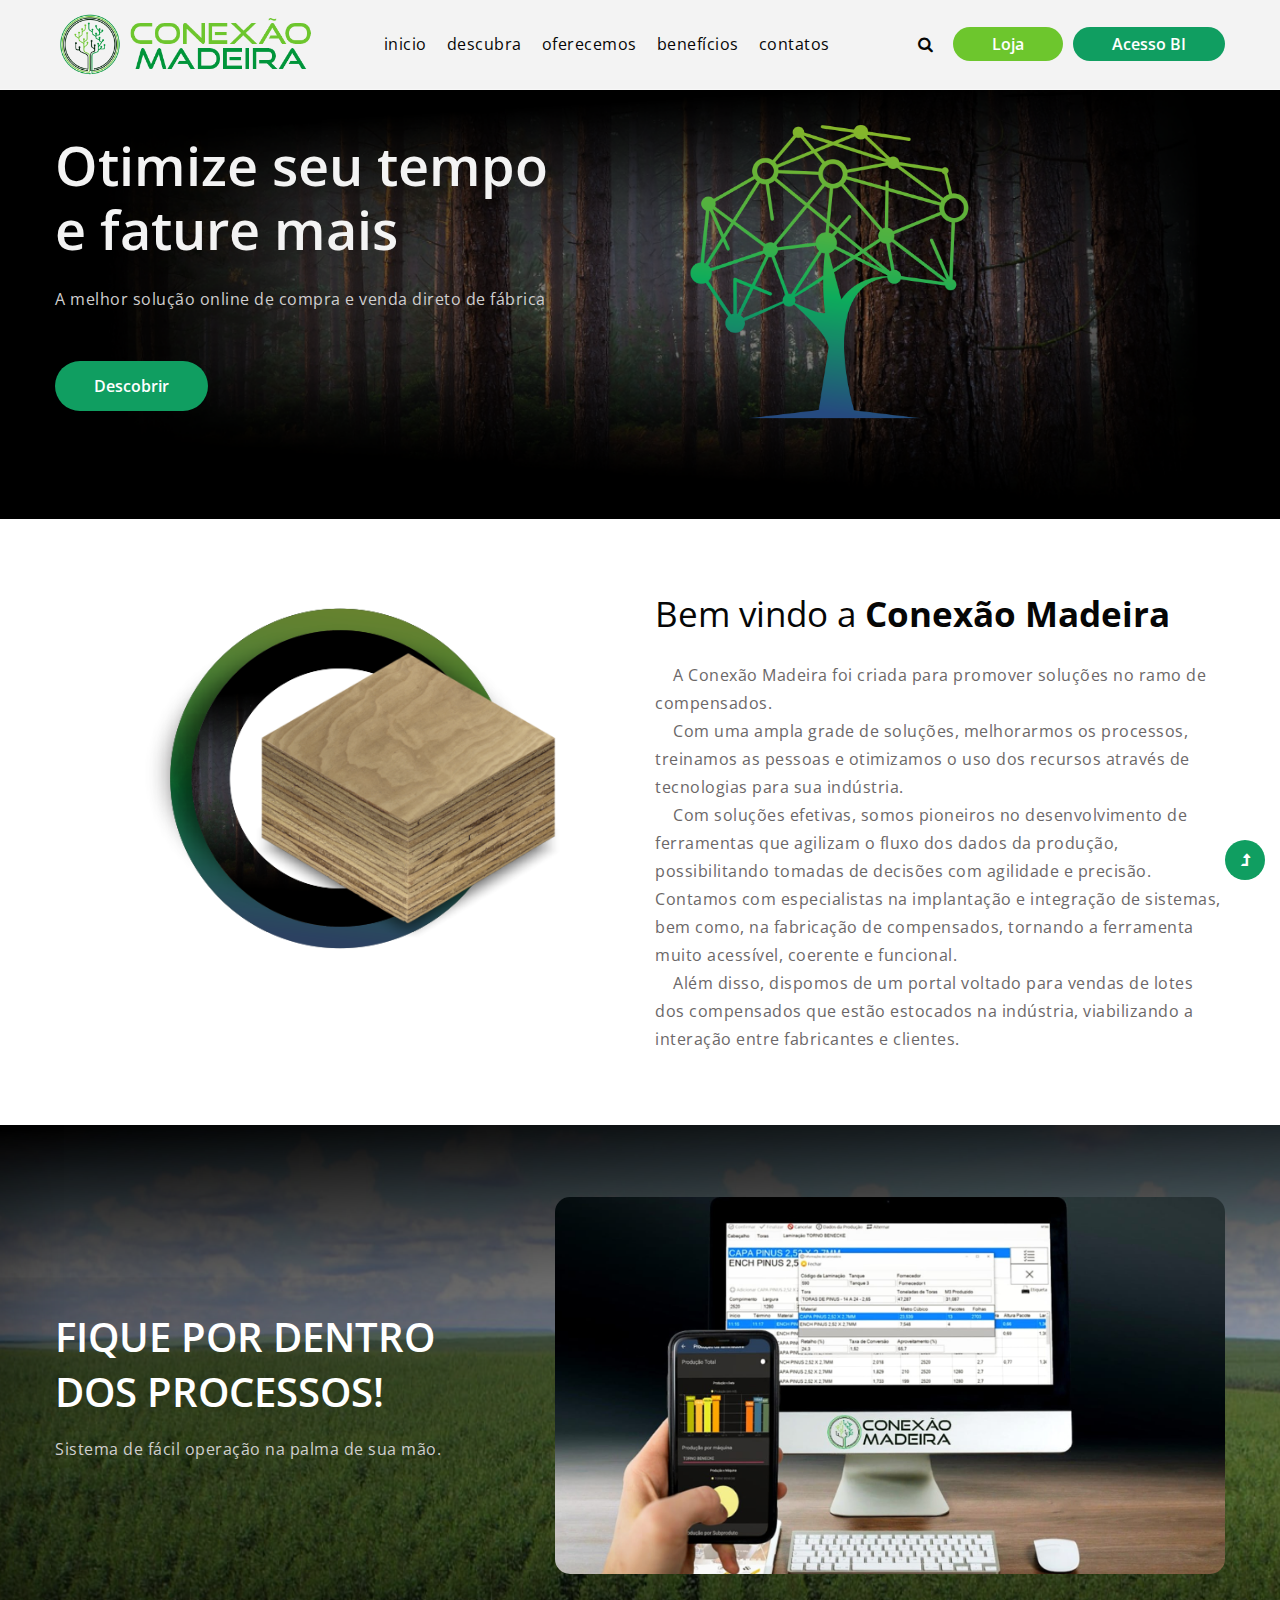
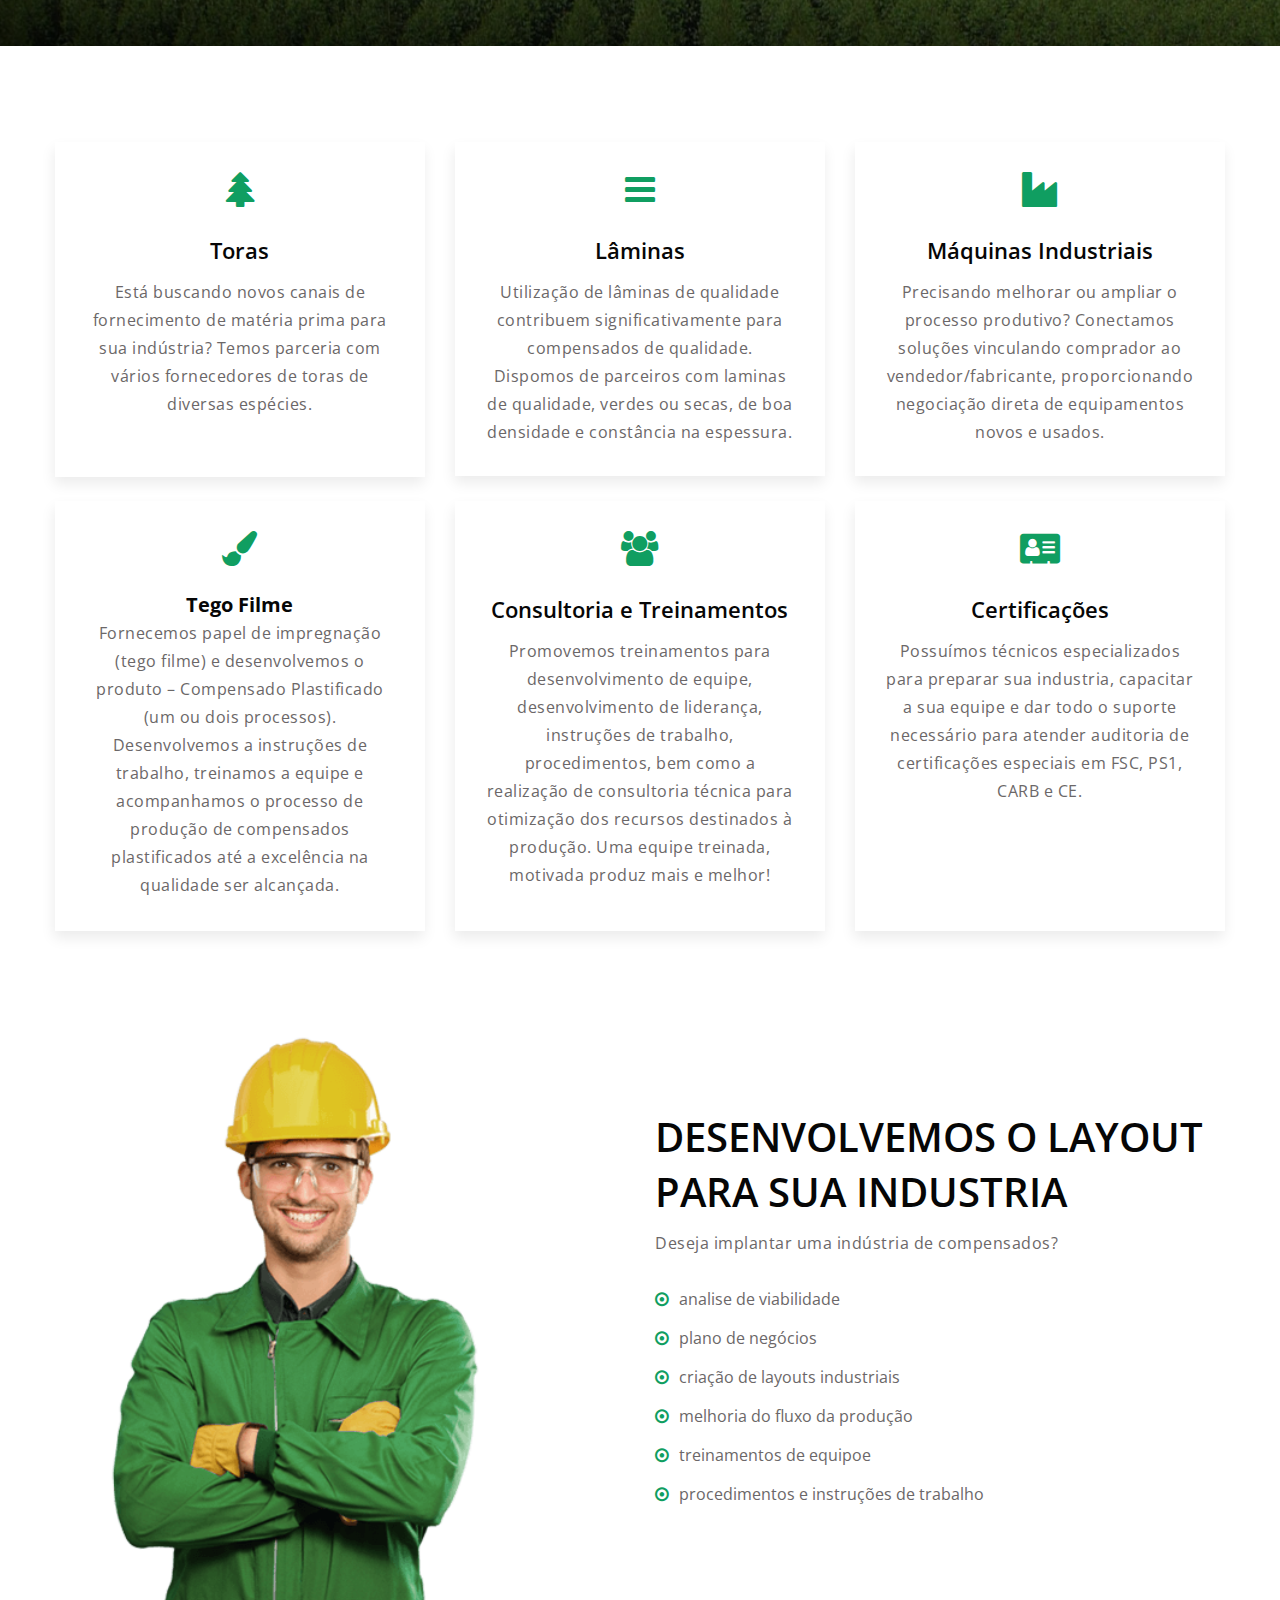
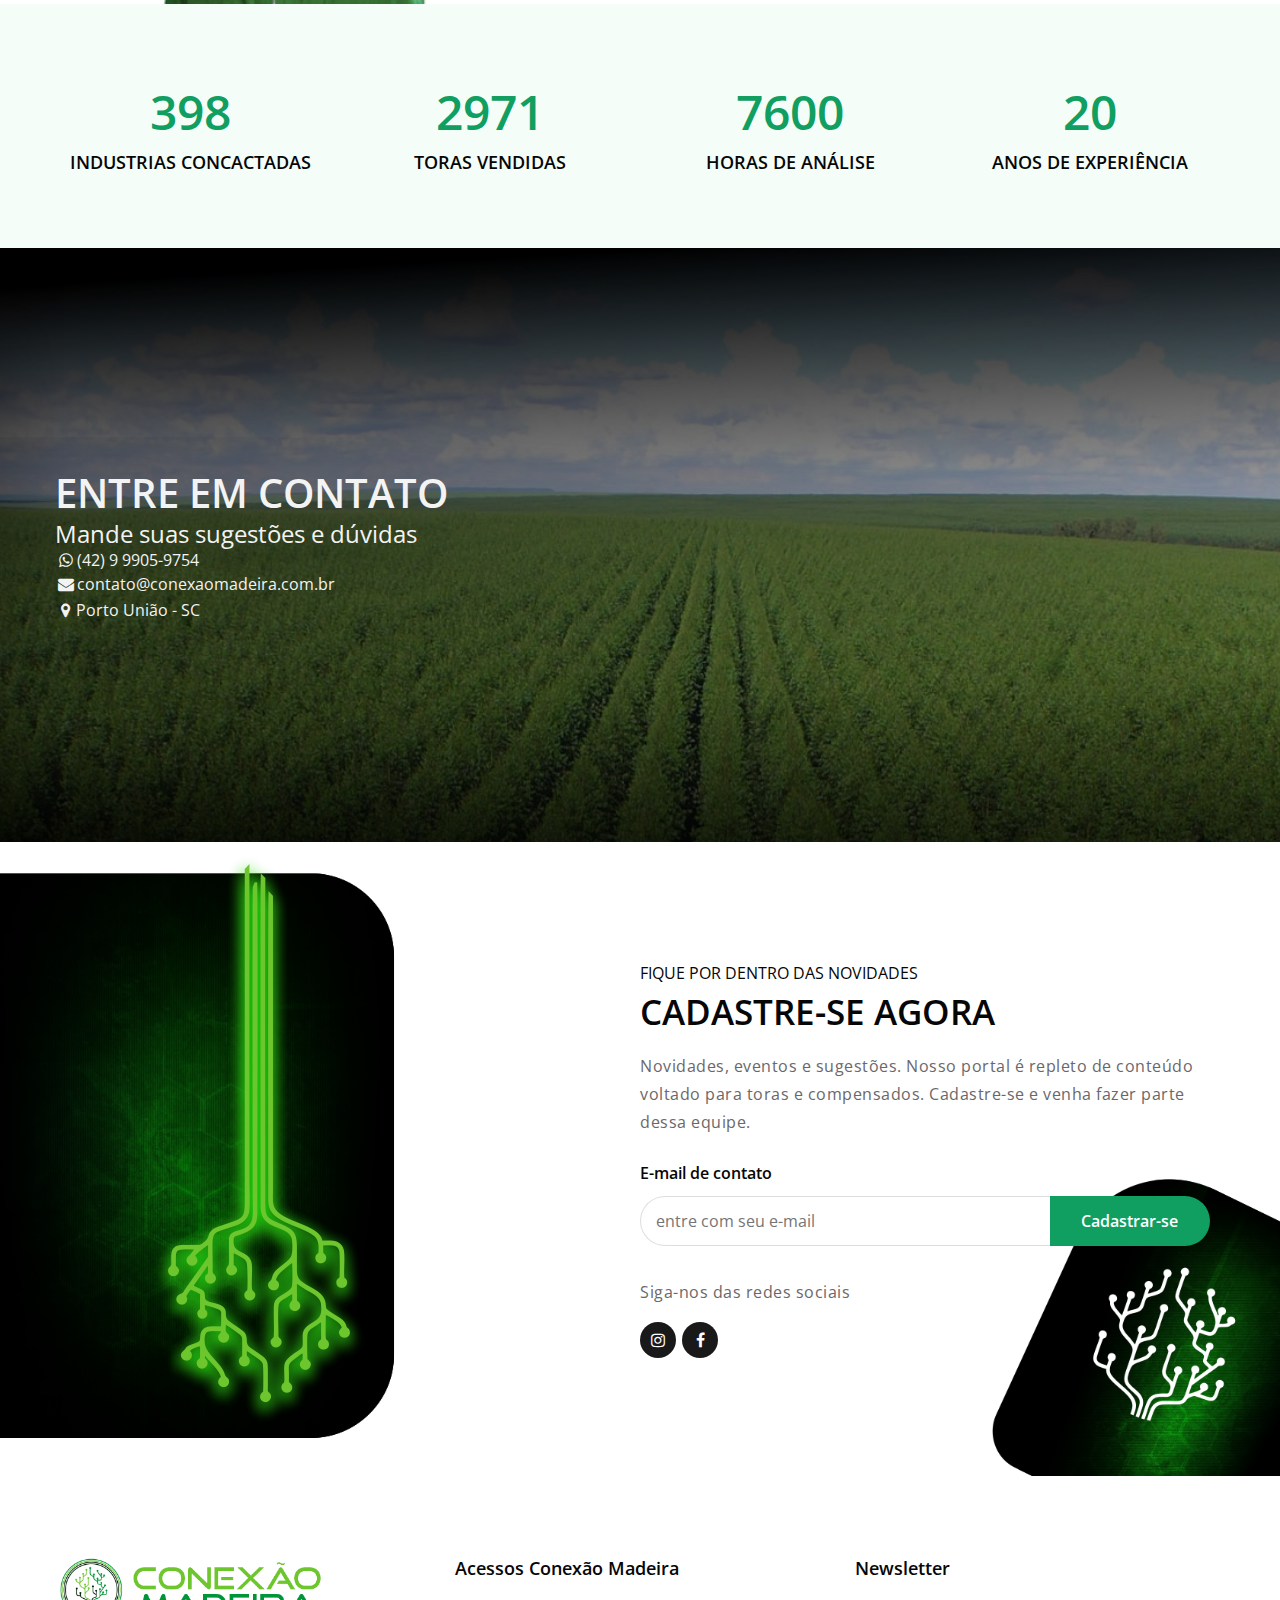
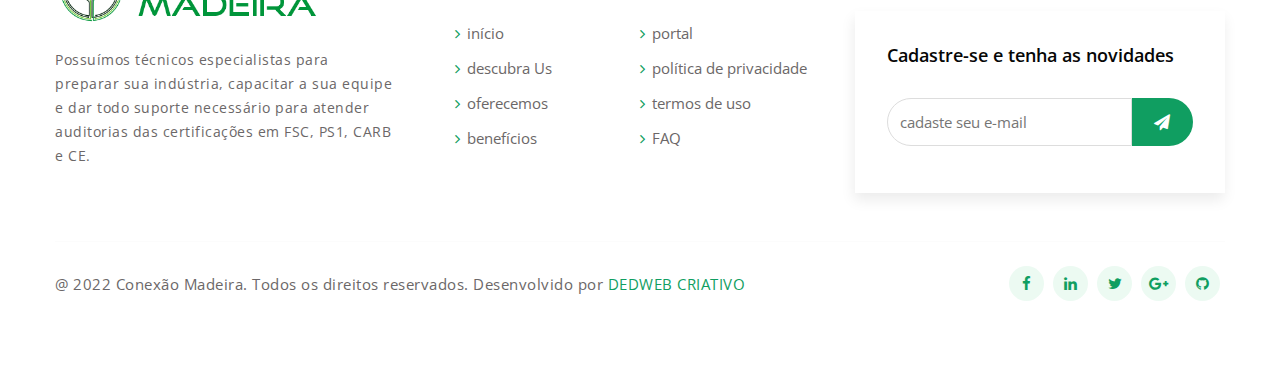
<file: index.html>
<!--
Author: DEDWEB CRIATIVO
Author URL: https://dedweb.com.br
-->
<!doctype html>
<html lang="pt-br">

<head>
    <!-- Required meta tags -->
    <meta charset="utf-8">
    <meta name="viewport" content="width=device-width, initial-scale=1, shrink-to-fit=no">
    <title>Conexão Madeira | Institucional</title>
	<link rel="icon" href="https://conexaomadeira.com.br/portal/wp-content/uploads/2022/02/favicon-100x100.png" sizes="32x32" />
    <!-- google-fonts -->
    <link href="//fonts.googleapis.com/css2?family=Open+Sans:wght@300;400;600;700;800&display=swap"
        rel="stylesheet">
    <!-- //google-fonts -->
    <!-- Template CSS Style link -->
    <link rel="stylesheet" href="assets/css/style-starter.css">
	<meta name="adopt-website-id" content="9c22953a-35e5-4066-93e5-e5eba534b416" />
          <script src="//tag.goadopt.io/injector.js?website_code=9c22953a-35e5-4066-93e5-e5eba534b416" class="adopt-injector"></script>
</head>

<body>
    <!--header-->
    <header id="site-header" class="fixed-top">
        <div class="container">
            <nav class="navbar navbar-expand-lg stroke px-0">
                <h1>
                    <a class="navbar-brand" href="index.html">
        <img src="assets/images/logo.png" alt="Conexão Madeira" />
    </a>
                </h1>
                
    
                <button class="navbar-toggler  collapsed bg-gradient" type="button" data-toggle="collapse"
                    data-target="#navbarTogglerDemo02" aria-controls="navbarTogglerDemo02" aria-expanded="false"
                    aria-label="Toggle navigation">
                    <span class="navbar-toggler-icon fa icon-expand fa-bars"></span>
                    <span class="navbar-toggler-icon fa icon-close fa-times"></span>
                </button>

                <div class="collapse navbar-collapse" id="navbarTogglerDemo02">
                    <ul class="navbar-nav mx-lg-auto">
                        <li class="nav-item">
                            <a class="nav-link" href="#home">inicio </a>
                        </li>
                        <li class="nav-item">
                            <a class="nav-link" href="#about">descubra</a>
                        </li>
                        <li class="nav-item">
                            <a class="nav-link" href="#oferecemos">oferecemos</a>
                        </li>
                        <li class="nav-item">
                            <a class="nav-link" href="#beneficios">benefícios</a>
                        </li>
                        <li class="nav-item">
                            <a  class="nav-link" href="#contatos">contatos</a>
                        </li>
                    </ul>
                
                <!-- search button -->
                <div class="search-right">
                    <a href="#search" title="search"><span class="fa fa-search" aria-hidden="true"></span></a>
                    <!-- search popup -->
                    <div id="search" class="pop-overlay">
                        <div class="popup">
                            <h4 class="search-pop-text-w3 text-white text-center mb-4">Procure algo no portal
                            </h4>
                            <form action="#search" method="GET" class="search-box">
                                <div class="input-search"> <span class="fa fa-search mr-2"
                                        aria-hidden="true"></span><input type="search" placeholder="Pesquisar por palava chave"
                                        name="search" required="required" autofocus="">
                                </div>
                                <button type="submit" class="btn button-style">Pesquisar</button>
                            </form>
                        </div>
                        <a class="close" href="#close">×</a>
                    </div>
                    <!-- //search popup -->
                </div>
                <!-- //search button -->
                <!-- toggle switch for light and dark theme -->
                <div class="cont-ser-position">
                    <nav class="navigation">
                        <div class="theme-switch-wrapper">
                            <label class="theme-switch" for="checkbox">
                                <input type="checkbox" id="checkbox">
                                <a class="btn button-style" href="https://conexaomadeira.com.br/portal" target="_blank" style="padding: 4px 38px;  font-size: 16px;  color: #fff;  background: #6dc62d; border-radius: 30px; font-weight: 600; margin-right: 10px;">Loja</a>
                            </label>
							<label class="theme-switch" for="checkbox">
                                <input type="checkbox" id="checkbox">
                                <a class="btn button-style" href="#" target="_blank" style="padding: 4px 38px;  font-size: 16px;  color: #fff;  background: var(--secondary-color); border-radius: 30px; font-weight: 600;">Acesso BI</a>
                            </label>
                        </div>
                    </nav>
                </div>
				</div>
                <!-- //toggle switch for light and dark theme -->
            </nav>
        </div>
    </header>
    <!--//header-->
    <!-- banner section -->
    <section class="w3l-banner py-5" id="home">
        <div class="container pt-5 pb-md-4">
            <div class="row align-items-center">
                <div class="col-md-6 pt-md-0 pt-4">
                    <h3 class="mb-sm-4 mb-3 title" style="color: #f3f3f3;">Otimize seu tempo <br>e fature mais</h3>
                    <p style="color: #cfcfcf;">A melhor solução online de compra e venda direto de fábrica</p>
                    <div class="mt-md-5 mt-4 mb-lg-0 mb-4">
                        <a class="btn button-style" href="#about">Descobrir</a>
                    </div>
                </div>
                <div class="col-md-6 mt-md-0 mt-4">
                    <img class="img-fluid" src="assets/images/bannerimg.png" width="350px"  alt=" ">
                </div>
            </div>
        </div>
    </section>
    <!-- //banner section -->
    <!-- about section -->
    <div class="w3l-content-photo-5" id="about">
        <div class="content pb-5 pt-md-5 pt-4">
            <div class="container py-lg-4 py-md-3">
                <div class="row">
                    <div class="col-lg-6 content-photo">
                        <a href="#image"><img src="assets/images/about.png" class="img-responsive"
                                alt="content-photo"></a>
                    </div>
                    <div class="col-lg-6 content-left mb-md-0 mb-3">
                        <h3>Bem vindo a <span>Conexão Madeira</span></h3>
						<p>&nbsp;&nbsp;&nbsp;&nbsp;A Conexão Madeira foi criada para promover soluções no ramo de compensados.<br>
						&nbsp;&nbsp;&nbsp;&nbsp;Com uma ampla grade de soluções, melhorarmos os processos, treinamos as pessoas e otimizamos o uso dos recursos através de tecnologias para sua indústria. <br>&nbsp;&nbsp;&nbsp;&nbsp;Com soluções efetivas, somos pioneiros no desenvolvimento de ferramentas que agilizam o fluxo dos dados da produção, possibilitando tomadas de decisões com agilidade e precisão. Contamos com especialistas na implantação e integração de sistemas, bem como, na fabricação de compensados, tornando a ferramenta muito acessível, coerente e funcional.<br>
						&nbsp;&nbsp;&nbsp;&nbsp;Além disso, dispomos de um portal voltado para vendas de lotes dos compensados que estão estocados na indústria, viabilizando a interação entre fabricantes e clientes.
						</p>
                    </div>
                </div>
            </div>
        </div>
    </div>
    <!-- //about section -->
    <!-- video section -->
    <section class="video-section" id="work">
        <div class="midd-w3 py-5">
            <div class="container py-md-4 py-3">
                <div class="row">
                    <div class="col-lg-5 about-right-faq align-self">
                        <h3 class="title-big" style="color: white;">Fique por dentro dos processos!</h3>
                        <p class="mt-3" style="color: #cfcfcf;">Sistema de fácil operação na palma de sua mão.</p>
                    </div>
                    <div class="col-lg-7 left-wthree-img text-righ mt-lg-0 mt-5">
                        <div class="position-relative">
                            <img src="assets/images/conexao1.jpeg" alt="" class="img-fluid radius-image-full">
                        
                            <!-- dialog itself, mfp-hide class is required to make dialog hidden -->
                            <div id="small-dialog" class="zoom-anim-dialog mfp-hide">
                                
                            </div>
                        </div>
                    </div>
                </div>
            </div>
        </div>
    </section>
    <!-- //video section -->
	<!-- 3 grids -->
    <section class="w3l-features-4" id="oferecemos">
        <div class="features4-block text-center py-5">
            <div class="container py-md-5 py-3">
                <div class="row features4-grids">
                    <div class="col-lg-4 col-md-6">
                        <div class="features4-grid" style="height: 335px;">
                            <div class="feature-images">
                                <span class="fa fa-tree" aria-hidden="true"></span>
                            </div>
                            <h5><a href="contact.html">Toras</a></h5>
                           <p>Está buscando novos canais de fornecimento de matéria prima para sua indústria? Temos parceria com vários fornecedores de toras de diversas espécies.</p>
					    </div>
                    </div>
                    <div class="col-lg-4 col-md-6 mt-md-0 mt-4">
                        <div class="features4-grid">
                            <div class="feature-images">
                                <span class="fa fa-bars" aria-hidden="true"></span>
                            </div>
                            <h5><a href="contact.html">Lâminas</a></h5>
                            <p>Utilização de lâminas de qualidade contribuem significativamente para compensados de qualidade.
                                Dispomos de parceiros com laminas de qualidade, verdes ou secas, de boa densidade e constância na espessura.</p>
                        </div>
                    </div>
                    <div class="col-lg-4 col-md-6 mt-lg-0 mt-4">
                        <div class="features4-grid">
                            <div class="feature-images">
                                <span class="fa fa-industry" aria-hidden="true"></span>
                            </div>
                            <h5><a href="contact.html">Máquinas Industriais </a></h5>
                            <p>Precisando melhorar ou ampliar o processo produtivo?
                                Conectamos soluções vinculando comprador ao vendedor/fabricante, proporcionando negociação direta de equipamentos novos e usados.</p>
                        </div>
                    </div>
                </div><br>
				<div class="row features4-grids">
                    <div class="col-lg-4 col-md-6">
                        <div class="features4-grid" style="height: 430px;">
                            <div class="feature-images">
                                <span class="fa fa-paint-brush" aria-hidden="true"></span>
                            </div>
                            <h5><a href="contact.html"></a><strong>Tego Filme</strong></h5>
                            <p>Fornecemos papel de impregnação (tego filme) e desenvolvemos o produto – Compensado Plastificado (um ou dois processos). Desenvolvemos a instruções de trabalho, treinamos a equipe e acompanhamos o processo de produção de compensados plastificados até a excelência na qualidade ser alcançada.
                            </p>
					</div>
                    </div>
                    <div class="col-lg-4 col-md-6 mt-md-0 mt-4">
                        <div class="features4-grid" style="height: 430px;">
                            <div class="feature-images">
                                <span class="fa fa-users" aria-hidden="true"></span>
                            </div>
                            <h5><a href="contact.html">Consultoria e Treinamentos</a></h5>
                            <p>Promovemos treinamentos para desenvolvimento de equipe, desenvolvimento de liderança, instruções de trabalho, procedimentos, bem como a realização de consultoria técnica para otimização dos recursos destinados à produção. Uma equipe treinada, motivada produz mais e melhor!
                            </p>
                           
                        </div>
                    </div>
                    <div class="col-lg-4 col-md-6 mt-md-0 mt-4">
                        <div class="features4-grid" style="height: 430px;">
                            <div class="feature-images">
                                <span class="fa fa-address-card" aria-hidden="true"></span>
                            </div>
                            <h5><a href="contact.html">Certificações</a></h5>
                            <p>Possuímos técnicos especializados para preparar sua industria, capacitar a sua equipe e dar todo o suporte necessário para atender auditoria de certificações especiais em FSC, PS1, CARB e CE.
                            </p>
                       </div>
                    </div>
                </div>
            </div>
        </div>
    </section>
    <!-- 3 grids -->
	<!-- about2 section -->
    <section class="w3l-about2"  id="beneficios">
        <div class="content-with-photo4-block">
            <div class="container">
                <div class="row">
                    <div class="col-lg-6 about-2-secs-right">
                        <img src="assets/images/about2.png" alt="" class="img-fluid img-responsive" />
                    </div>
                    <div class="col-lg-6 about-2-secs py-lg-5 pt-lg-0 pt-5">
                        <h3 class="title-big">Desenvolvemos o layout para sua industria</h3>
                        <p>Deseja implantar uma indústria de compensados?
                        </p>
                        <ul>
                            <li><span class="fa fa-dot-circle-o" aria-hidden="true"></span>analise de viabilidade</li>
							<li><span class="fa fa-dot-circle-o" aria-hidden="true"></span>plano de negócios</li>
                            <li><span class="fa fa-dot-circle-o" aria-hidden="true"></span>criação de layouts industriais</li>
                            <li><span class="fa fa-dot-circle-o" aria-hidden="true"></span>melhoria do fluxo da produção</li>
                            <li><span class="fa fa-dot-circle-o" aria-hidden="true"></span>treinamentos de equipoe</li>
							<li><span class="fa fa-dot-circle-o" aria-hidden="true"></span>procedimentos e instruções de trabalho</li>
                        </ul>
                    </div>
                </div>
            </div>
        </div>
    </section>
    <!-- //about2 section -->
    <!-- stats -->
    <section class="w3_stats py-5" id="stats">
        <div class="container py-md-4 py-3">
            <div class="w3-stats">
                <div class="row text-center">
                    <div class="col-md-3 col-6">
                        <div class="counter">
                            <div class="timer count-title count-number" data-to="398" data-speed="1500">398</div>
                            <p class="count-text ">industrias concactadas</p>
                        </div>
                    </div>
                    <div class="col-md-3 col-6">
                        <div class="counter">
                            <div class="timer count-title count-number" data-to="2971" data-speed="1500">2971</div>
                            <p class="count-text ">toras vendidas</p>
                        </div>
                    </div>
                    <div class="col-md-3 col-6 mt-md-0 mt-4">
                        <div class="counter">
                            <div class="timer count-title count-number" data-to="7600" data-speed="700">7600</div>
                            <p class="count-text ">horas de análise</p>
                        </div>
                    </div>
                    <div class="col-md-3 col-6 mt-md-0 mt-4">
                        <div class="counter">
                            <div class="timer count-title count-number" data-to="20" data-speed="1500">20</div>
                            <p class="count-text ">anos de experiência</p>
                        </div>
                    </div>
                </div>
            </div>
        </div>
   </section>
   <section class="video-section" id="contatos">
    <div class="midd-w3 py-5">
        <div class="container py-md-4 py-3">
            <div class="row">
                <div class="col-lg-5 about-right-faq align-self" >
                    <h3 class="title-big" style="color: #f3f3f3;">Entre em contato</h3>
                            <p><h4 style="color: #f3f3f3;">Mande suas sugestões e dúvidas</h4>
                            </p>
                            <ul>
                                <li ><a style="color: #f3f3f3;" href="https://wa.me/5542999059754?text=Ol%C3%A1+gostaria+de+tirar+uma+d%C3%BAvida%2C+voc%C3%AAs+podem+me+ajudar%3F" target="_blank" ><span class="fa fa-whatsapp" aria-hidden="true" style="
                                    margin: 4px;"></span>(42) 9 9905-9754</a></li>
                                <li ><a style="color: #f3f3f3;" href="mailto:contato@conexao.com.br"  ><span &nbsp;="" class="fa fa-envelope" aria-hidden="true" style="margin: 0 3px;"></span>contato@conexaomadeira.com.br</a></li>
                                <li style="color: #f3f3f3;"><span &nbsp;="" class="fa fa-map-marker" aria-hidden="true" style="
                                    margin: 6px;"></span>Porto União - SC</li>
                            </ul>
                </div>
                <div class="col-lg-7 left-wthree-img text-righ mt-lg-0 mt-5">
                    <div class="position-relative">
                        <iframe src="https://www.google.com/maps/embed?pb=!1m18!1m12!1m3!1d57256.29598170683!2d-51.11892713947974!3d-26.244830405321533!2m3!1f0!2f0!3f0!3m2!1i1024!2i768!4f13.1!3m3!1m2!1s0x94e68a0ce021408d%3A0x8cf955b54a9f709e!2sPorto%20Uni%C3%A3o%2C%20SC!5e0!3m2!1spt-BR!2sbr!4v1665170713514!5m2!1spt-BR!2sbr" width="600" height="450" style="border-radius: 5%;" allowfullscreen="" loading="lazy" referrerpolicy="no-referrer-when-downgrade"></iframe>                    
                        <!-- dialog itself, mfp-hide class is required to make dialog hidden -->
                        <div id="small-dialog" class="zoom-anim-dialog mfp-hide">
                            
                        </div>
                    </div>
                </div>
            </div>
        </div>
    </div>
</section>
   
<!-- //stats -->
    <!-- promocode section -->
    <section class="w3l-promocode">
        <div class="promo-block pt-md-0 pt-4">
            <div class="container">
                <div class="row aap-4-section">
                    <div class="col-lg-6 app4-right-image">
                        <img src="assets/images/img3.png" class="img-responsive" alt="App Device" />
                    </div>
                    <div class="col-lg-6 app4-left-text pl-lg-0 mb-lg-0 mb-sm-2 mb-4">
                        <h6>Fique por dentro das novidades</h6>
                        <h4>Cadastre-se agora</h4>
                        <p class="mb-4"> Novidades, eventos e sugestões. Nosso portal é repleto de conteúdo voltado para toras e compensados. Cadastre-se e venha fazer parte dessa equipe. </p>
                        <div class="app-4-connection">
                            <div class="newsletter">
                                <label>E-mail de contato</label>
                                <form action="#" methos="GET" class="d-flex wrap-align">
                                    <input type="email" placeholder="entre com seu e-mail" required="required" />
                                    <button type="submit">Cadastrar-se</button>
                                </form>
                            </div>
                            <p class="mobile-text-app mt-4 pt-2">Siga-nos das redes sociais</p>
                            <div class="app-4-icon">
                                <ul>
                                    <li><a href="#url" title="Instagram" class="app-icon apple-vv"><span class="fa fa-instagram"
                                                aria-hidden="true"></span></a></li>
                                    <li><a href="#url" title="Facebook" class="app-icon play-vv"><span
                                                class="fa fa-facebook" aria-hidden="true"></span></a></li>
                                 </ul>
                            </div>
                        </div>
                    </div>
                </div>
            </div>
        </div>
    </section>
    <!-- //promocode section -->
    <!-- footer -->
    <section class="w3l-footer-16">
        <div class="w3l-footer-16-main">
            <div class="container">
                <div class="row footer-p">
                    <div class="col-lg-4 pr-lg-5">
                        <img src="assets/images/logo.png" alt="Conexão Madeira" style="width: 270px;">
                        <p class="mt-4">Possuímos técnicos especialistas para preparar sua indústria, capacitar a sua equipe e dar todo suporte necessário para atender auditorias das certificações em FSC, PS1, CARB e CE.</p>
                    </div>
                    <div class="col-lg-4 mt-lg-0 mt-4">
                        <h3>Acessos Conexão Madeira</h3>
                        <div class="row">
                            <div class="col-6 column">
                                <ul class="footer-gd-16">
                                    <li><a href="#home"><i class="fa fa-angle-right"
                                                aria-hidden="true"></i>início</a></li>
                                    <li><a href="#about"><i class="fa fa-angle-right" aria-hidden="true"></i>descubra
                                            Us</a></li>
                                    <li><a href="#oferecemos"><i class="fa fa-angle-right"
                                                aria-hidden="true"></i>oferecemos</a></li>
                                    <li><a href="#beneficios"><i class="fa fa-angle-right" aria-hidden="true"></i>benefícios</a></li>
                                    
                                </ul>
                            </div>
                            <div class="col-6 column pl-0">
                                <ul class="footer-gd-16">
                                    <li><a href="http://conexaomadeira.com.br/portal" target="_blank"><i class="fa fa-angle-right"
                                                aria-hidden="true"></i>portal</a></li>
                                    <li><a href="#privacy"><i class="fa fa-angle-right" aria-hidden="true"></i>política de privacidade</a></li>
                                    <li><a href="#terms"><i class="fa fa-angle-right" aria-hidden="true"></i>termos de uso</a></li>
                                    <li><a href="#faq"><i class="fa fa-angle-right" aria-hidden="true"></i>FAQ</a></li>
                                </ul>
                            </div>
                        </div>
                    </div>
                    <div class="col-lg-4 col-md-7 column mt-lg-0 mt-4">
                        <h3>Newsletter </h3>
                        <div class="end-column">
                            <h3>Cadastre-se e tenha as novidades</h3>
                            <form action="#" class="subscribe" method="post">
                                <input type="email" name="email" placeholder="cadaste seu e-mail" required="">
                                <button><span class="fa fa-paper-plane" aria-hidden="true"></span></button>
                            </form>
                         </div>
                    </div>
                </div>
                <div class="d-flex below-section justify-content-between align-items-center pt-4 mt-5">
                    <div class="columns text-lg-left">
                        <p class="copy-text">@ 2022 Conexão Madeira. Todos os direitos reservados. Desenvolvido por <a
                                href="https://dedweb.com.br/" target="_blank">
                                DEDWEB CRIATIVO</a>
                        </p>
                    </div>
                    <div class="columns-2 mt-md-0 mt-3">
                        <ul class="social">
                            <li><a href="#facebook"><span class="fa fa-facebook" aria-hidden="true"></span></a>
                            </li>
                            <li><a href="#linkedin"><span class="fa fa-linkedin" aria-hidden="true"></span></a>
                            </li>
                            <li><a href="#twitter"><span class="fa fa-twitter" aria-hidden="true"></span></a>
                            </li>
                            <li><a href="#google"><span class="fa fa-google-plus" aria-hidden="true"></span></a>
                            </li>
                            <li><a href="#github"><span class="fa fa-github" aria-hidden="true"></span></a>
                            </li>
                        </ul>
                    </div>
                </div>
            </div>
        </div>
    </section>
    <!-- //footer -->

    <!-- Js scripts -->
    <!-- move top -->
    <button onclick="topFunction()" id="movetop" title="Go to top">
        <span class="fa fa-level-up" aria-hidden="true"></span>
    </button>
    <script>
        // When the user scrolls down 20px from the top of the document, show the button
        window.onscroll = function () {
            scrollFunction()
        };

        function scrollFunction() {
            if (document.body.scrollTop > 20 || document.documentElement.scrollTop > 20) {
                document.getElementById("movetop").style.display = "block";
            } else {
                document.getElementById("movetop").style.display = "none";
            }
        }

        // When the user clicks on the button, scroll to the top of the document
        function topFunction() {
            document.body.scrollTop = 0;
            document.documentElement.scrollTop = 0;
        }
    </script>
    <!-- //move top -->

    <!-- common jquery plugin -->
    <script src="assets/js/jquery-3.3.1.min.js"></script>
    <!-- //common jquery plugin -->
	<!-- magnific popup -->
    <script src="assets/js/jquery.magnific-popup.min.js"></script>
    <script>
        $(document).ready(function () {
            $('.popup-with-zoom-anim').magnificPopup({
                type: 'inline',

                fixedContentPos: false,
                fixedBgPos: true,

                overflowY: 'auto',

                closeBtnInside: true,
                preloader: false,

                midClick: true,
                removalDelay: 300,
                mainClass: 'my-mfp-zoom-in'
            });

            $('.popup-with-move-anim').magnificPopup({
                type: 'inline',

                fixedContentPos: false,
                fixedBgPos: true,

                overflowY: 'auto',

                closeBtnInside: true,
                preloader: false,

                midClick: true,
                removalDelay: 300,
                mainClass: 'my-mfp-slide-bottom'
            });
        });
    </script>
    <!-- //magnific popup -->

    <!-- MENU-JS -->
    <script>
        $(window).on("scroll", function () {
            var scroll = $(window).scrollTop();

            if (scroll >= 80) {
                $("#site-header").addClass("nav-fixed");
            } else {
                $("#site-header").removeClass("nav-fixed");
            }
        });

        //Main navigation Active Class Add Remove
        $(".navbar-toggler").on("click", function () {
            $("header").toggleClass("active");
        });
        $(document).on("ready", function () {
            if ($(window).width() > 991) {
                $("header").removeClass("active");
            }
            $(window).on("resize", function () {
                if ($(window).width() > 991) {
                    $("header").removeClass("active");
                }
            });
        });
    </script>
    <!-- //MENU-JS -->

    <!-- disable body scroll which navbar is in active -->
    <script>
        $(function () {
            $('.navbar-toggler').click(function () {
                $('body').toggleClass('noscroll');
            })
        });
    </script>
    <!-- //disable body scroll which navbar is in active -->

    <!--bootstrap-->
    <script src="assets/js/bootstrap.min.js"></script>
    <!-- //bootstrap-->
    <!-- //Js scripts -->
</body>

</html>
</file>
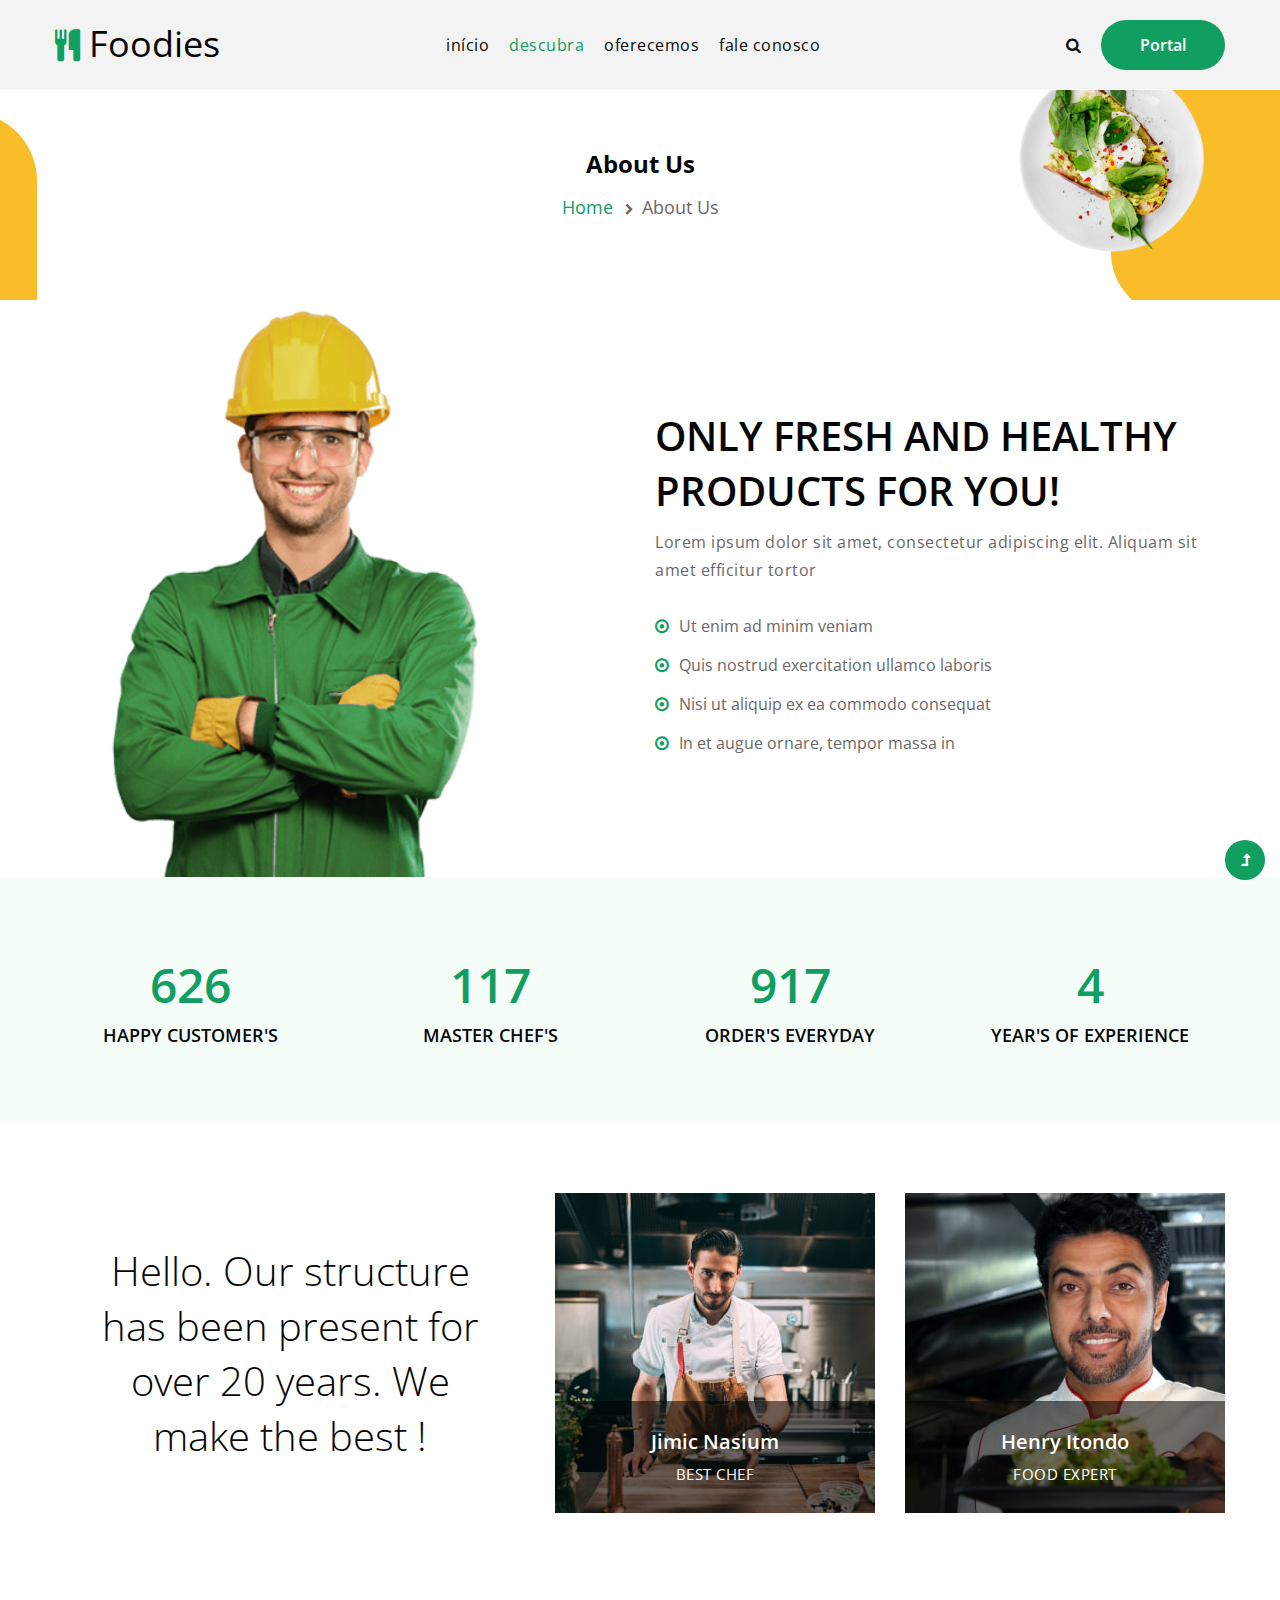
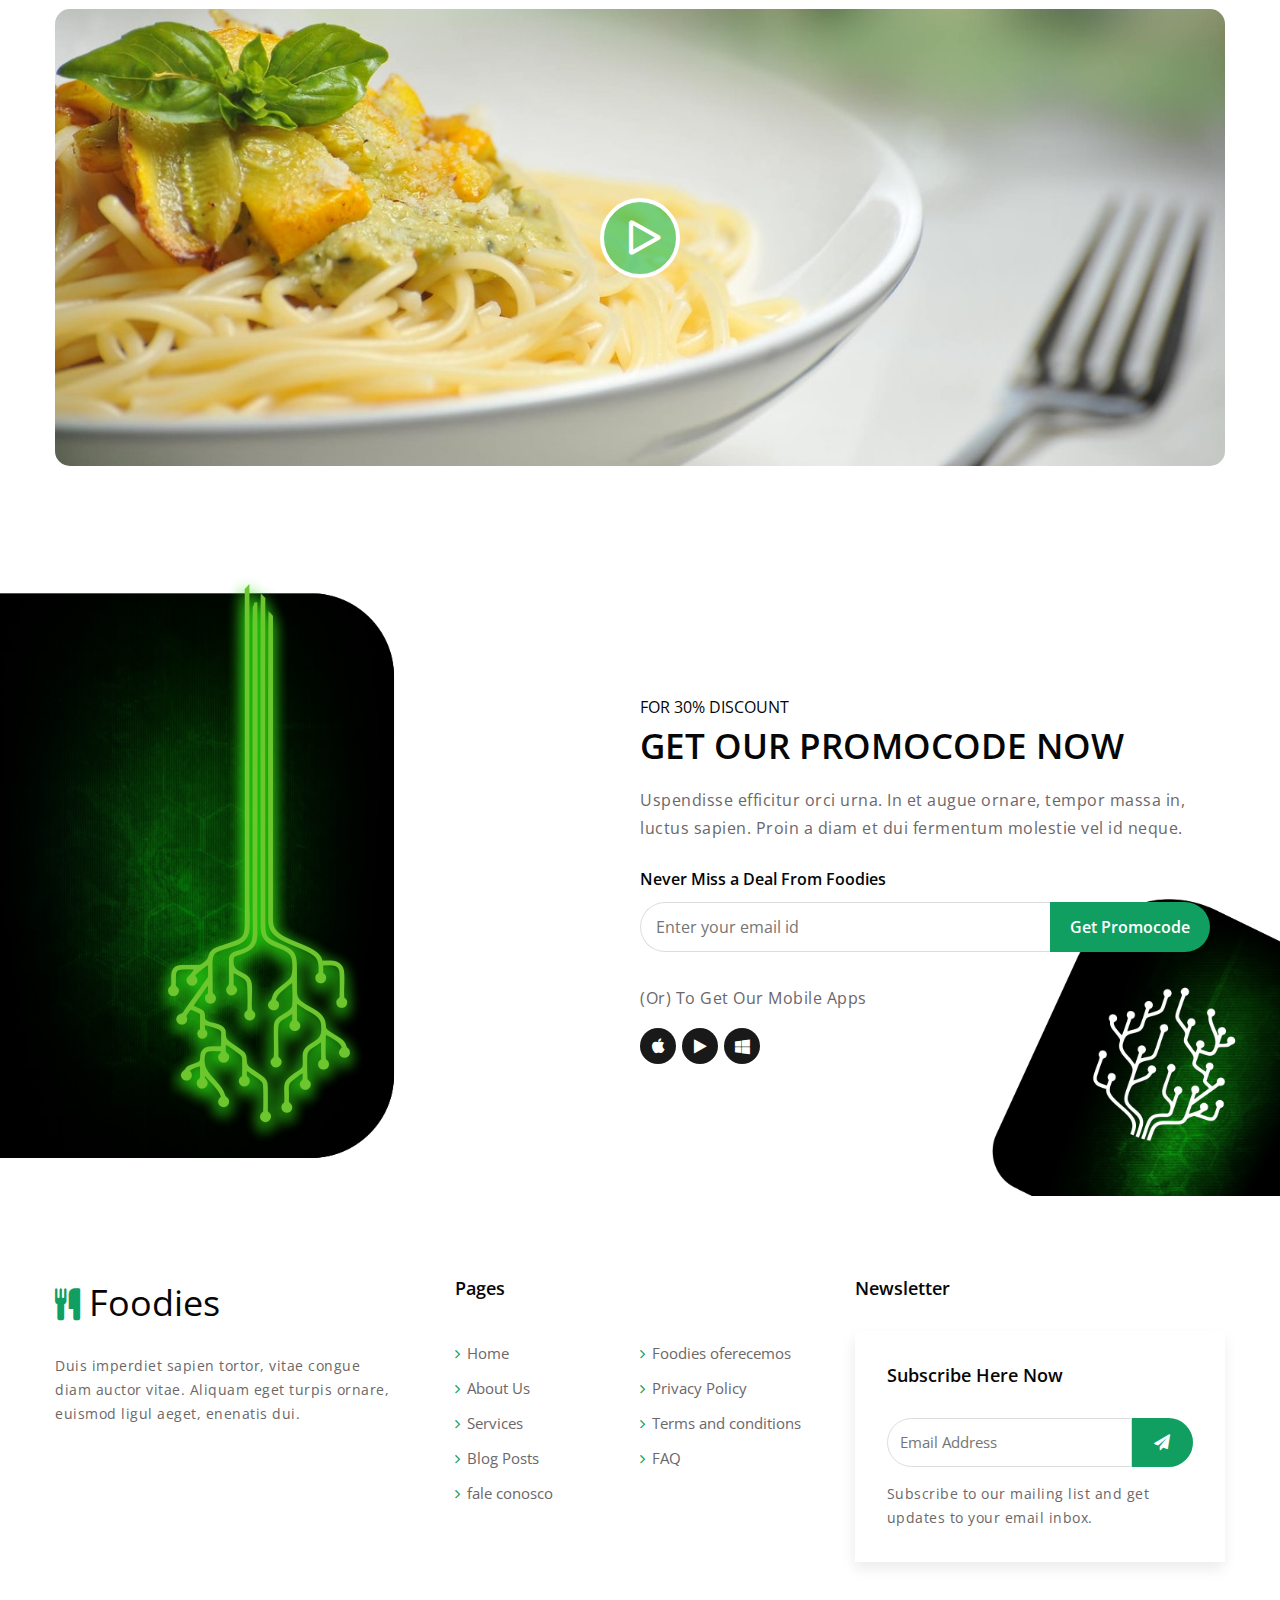
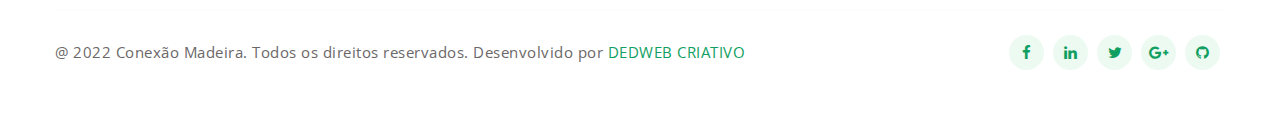
<file: about.html>
<!--
Author: DEDWEB CRIATIVO
Author URL: http://DEDWEB CRIATIVO.com
-->
<!doctype html>
<html lang="pt-br">

<head>
    <!-- Required meta tags -->
    <meta charset="utf-8">
    <meta name="viewport" content="width=device-width, initial-scale=1, shrink-to-fit=no">
   <title>Conexão Madeira | Institucional</title>
	<link rel="icon" href="https://conexaomadeira.com.br/portal/wp-content/uploads/2022/02/favicon-100x100.png" sizes="32x32" />
    <!-- google-fonts -->
    <link href="//fonts.googleapis.com/css2?family=Open+Sans:wght@300;400;600;700;800&display=swap"
        rel="stylesheet">
    <!-- //google-fonts -->
    <!-- Template CSS Style link -->
    <link rel="stylesheet" href="assets/css/style-starter.css">
</head>

<body>
    <!--header-->
    <header id="site-header" class="fixed-top">
        <div class="container">
            <nav class="navbar navbar-expand-lg stroke px-0">
                <h1>
                    <a class="navbar-brand" href="index.html">
                        <i class="fa fa-cutlery" aria-hidden="true"></i> Foodies
                    </a>
                </h1>
                <!-- if logo is image enable this   
    <a class="navbar-brand" href="#index.html">
        <img src="image-path" alt="Your logo" title="Your logo" style="height:35px;" />
    </a> -->
                <button class="navbar-toggler  collapsed bg-gradient" type="button" data-toggle="collapse"
                    data-target="#navbarTogglerDemo02" aria-controls="navbarTogglerDemo02" aria-expanded="false"
                    aria-label="Toggle navigation">
                    <span class="navbar-toggler-icon fa icon-expand fa-bars"></span>
                    <span class="navbar-toggler-icon fa icon-close fa-times"></span>
                </button>

                <div class="collapse navbar-collapse" id="navbarTogglerDemo02">
                    <ul class="navbar-nav mx-lg-auto">
                        <li class="nav-item">
                            <a class="nav-link" href="index.html">início <span class="sr-only">(current)</span></a>
                        </li>
                        <li class="nav-item active">
                            <a class="nav-link" href="about.html">descubra</a>
                        </li>
                        <li class="nav-item">
                            <a class="nav-link" href="menu.html">oferecemos</a>
                        </li>
                        <li class="nav-item">
                            <a class="nav-link" href="contact.html">fale conosco</a>
                        </li>
                    </ul>
                </div>
                <!-- search button -->
                <div class="search-right">
                    <a href="#search" title="search"><span class="fa fa-search" aria-hidden="true"></span></a>
                    <!-- search popup -->
                    <div id="search" class="pop-overlay">
                        <div class="popup">
                            <h4 class="search-pop-text-w3 text-white text-center mb-4">Search Here Your Favourite Food
                            </h4>
                            <form action="#search" method="GET" class="search-box">
                                <div class="input-search"> <span class="fa fa-search mr-2"
                                        aria-hidden="true"></span><input type="search" placeholder="Enter Keyword"
                                        name="search" required="required" autofocus="">
                                </div>
                                <button type="submit" class="btn button-style">Search</button>
                            </form>
                        </div>
                        <a class="close" href="#close">×</a>
                    </div>
                    <!-- //search popup -->
                </div>
                <!-- //search button -->
                <!-- toggle switch for light and dark theme -->
                <div class="cont-ser-position">
                    <nav class="navigation">
                        <div class="theme-switch-wrapper">
                            <label class="theme-switch" for="checkbox">
                                <input type="checkbox" id="checkbox">
                                <a class="btn button-style" href="menu.html">Portal</a>
                            </label>
                        </div>
                    </nav>
                </div>
                <!-- //toggle switch for light and dark theme -->
            </nav>
        </div>
    </header>
    <!--//header-->
    <!-- inner banner -->
    <div class="inner-banner">
        <section class="w3l-breadcrumb">
            <div class="container">
                <h4 class="inner-text-title font-weight-bold mb-sm-3 mb-2">About Us</h4>
                <ul class="breadcrumbs-custom-path">
                    <li><a href="index.html">Home</a></li>
                    <li class="active"><span class="fa fa-chevron-right mx-2" aria-hidden="true"></span>About Us</li>
                </ul>
            </div>
        </section>
    </div>
    <!-- //inner banner -->
    <!-- about2 section -->
    <section class="w3l-about2">
        <div class="content-with-photo4-block">
            <div class="container">
                <div class="row">
                    <div class="col-lg-6 about-2-secs-right">
                        <img src="assets/images/about2.png" alt="" class="img-fluid img-responsive" />
                    </div>
                    <div class="col-lg-6 about-2-secs py-lg-5 pt-lg-0 pt-5">
                        <h3 class="title-big">Only fresh and healthy Products for you!</h3>
                        <p>Lorem ipsum dolor sit amet, consectetur adipiscing elit. Aliquam sit amet efficitur tortor
                        </p>
                        <ul>
                            <li><span class="fa fa-dot-circle-o" aria-hidden="true"></span>Ut enim ad minim veniam</li>
                            <li><span class="fa fa-dot-circle-o" aria-hidden="true"></span>Quis nostrud exercitation
                                ullamco
                                laboris</li>
                            <li><span class="fa fa-dot-circle-o" aria-hidden="true"></span>Nisi ut aliquip ex ea commodo
                                consequat</li>
                            <li><span class="fa fa-dot-circle-o" aria-hidden="true"></span>In et augue ornare, tempor
                                massa in</li>
                        </ul>
                    </div>
                </div>
            </div>
        </div>
    </section>
    <!-- //about2 section -->
    <!-- stats -->
    <section class="w3_stats py-5" id="stats">
        <div class="container py-md-4 py-3">
            <div class="w3-stats">
                <div class="row text-center">
                    <div class="col-md-3 col-6">
                        <div class="counter">
                            <div class="timer count-title count-number" data-to="5100" data-speed="1500"></div>
                            <p class="count-text ">happy customer's</p>
                        </div>
                    </div>
                    <div class="col-md-3 col-6">
                        <div class="counter">
                            <div class="timer count-title count-number" data-to="971" data-speed="1500"></div>
                            <p class="count-text ">master chef's</p>
                        </div>
                    </div>
                    <div class="col-md-3 col-6 mt-md-0 mt-4">
                        <div class="counter">
                            <div class="timer count-title count-number" data-to="7600" data-speed="1500"></div>
                            <p class="count-text ">Order's Everyday</p>
                        </div>
                    </div>
                    <div class="col-md-3 col-6 mt-md-0 mt-4">
                        <div class="counter">
                            <div class="timer count-title count-number" data-to="36" data-speed="1500"></div>
                            <p class="count-text ">Year's of Experience</p>
                        </div>
                    </div>
                </div>
            </div>
        </div>
    </section>
    <!-- //stats -->
    <!-- team with grids section -->
    <section class="w3l-content-11-main">
        <div class="content-design-11 py-5">
            <div class="container py-md-4 py-3">
                <div class="row align-items-center">
                    <div class="col-lg-5">
                        <h3 class="title-main-2 text-center p-lg-4">Hello. Our structure has been present for
                            over 20 years. We make the
                            best !</h3>
                    </div>
                    <div class="col-lg-7 mt-lg-0 mt-sm-5 mt-4">
                        <div class="row">
                            <div class="col-sm-6">
                                <div class="position-relative">
                                    <img src="assets/images/team1.jpg" class="img-responsive" alt="content-photo">
                                    <div class="text-position">
                                        <h4><a href="about.html">Jimic Nasium</a></h4>
                                        <p>Best Chef</p>
                                    </div>
                                </div>
                            </div>
                            <div class="col-sm-6 mt-sm-0 mt-4">
                                <div class="position-relative">
                                    <img src="assets/images/team2.jpg" class="img-responsive" alt="content-photo">
                                    <div class="text-position">
                                        <h4><a href="about.html">Henry Itondo</a></h4>
                                        <p>Food Expert</p>
                                    </div>
                                </div>
                            </div>
                        </div>
                    </div>
                </div>
            </div>
        </div>
    </section>
    <!-- //team with grids section -->
    <!-- big video about -->
    <section class="w3l-big-video-about video-section pb-md-5 pb-2 pt-md-4 pt-2">
        <div class="container pb-md-5 pb-3">
            <div class="position-relative">
                <img src="assets/images/video2.jpg" alt="" class="img-fluid radius-image-full">
                <a href="#small-dialog" class="popup-with-zoom-anim play-view text-center position-absolute">
                    <span class="video-play-icon">
                        <span class="fa fa-play"></span>
                    </span>
                </a>
                <!-- dialog itself, mfp-hide class is required to make dialog hidden -->
                <div id="small-dialog" class="zoom-anim-dialog mfp-hide">
                    <iframe src="https://www.youtube.com/embed/3lL8Szf0ytc" frameborder="0" allow="autoplay; fullscreen"
                        allowfullscreen></iframe>
                </div>
            </div>
        </div>
    </section>
    <!-- big video about -->
    <!-- promocode section -->
    <section class="w3l-promocode">
        <div class="promo-block pt-md-0 pt-4">
            <div class="container">
                <div class="row aap-4-section">
                    <div class="col-lg-6 app4-right-image">
                        <img src="assets/images/img3.png" class="img-responsive" alt="App Device" />
                    </div>
                    <div class="col-lg-6 app4-left-text pl-lg-0 mb-lg-0 mb-sm-2 mb-4">
                        <h6>For 30% Discount</h6>
                        <h4>Get Our Promocode Now</h4>
                        <p class="mb-4"> Uspendisse efficitur orci urna. In et augue ornare, tempor massa in, luctus
                            sapien. Proin a
                            diam et dui fermentum molestie vel id neque. </p>
                        <div class="app-4-connection">
                            <div class="newsletter">
                                <label>Never Miss a Deal From Foodies</label>
                                <form action="#" methos="GET" class="d-flex wrap-align">
                                    <input type="email" placeholder="Enter your email id" required="required" />
                                    <button type="submit">Get Promocode</button>
                                </form>
                            </div>
                            <p class="mobile-text-app mt-4 pt-2">(Or) To Get Our Mobile Apps</p>
                            <div class="app-4-icon">
                                <ul>
                                    <li><a href="#url" title="Apple" class="app-icon apple-vv"><span class="fa fa-apple"
                                                aria-hidden="true"></span></a></li>
                                    <li><a href="#url" title="Google play" class="app-icon play-vv"><span
                                                class="fa fa-play" aria-hidden="true"></span></a></li>
                                    <li><a href="#url" title="Microsoft" class="app-icon windows-vv"><span
                                                class="fa fa-windows" aria-hidden="true"></span></a></li>
                                </ul>
                            </div>
                        </div>
                    </div>
                </div>
            </div>
        </div>
    </section>
    <!-- //promocode section -->
    <!-- footer -->
    <section class="w3l-footer-16">
        <div class="w3l-footer-16-main">
            <div class="container">
                <div class="row footer-p">
                    <div class="col-lg-4 pr-lg-5">
                        <a class="logo" href="index.html"><i class="fa fa-cutlery" aria-hidden="true"></i> Foodies</a>
                        <p class="mt-4">Duis imperdiet sapien tortor, vitae congue diam auctor vitae. Aliquam
                            eget turpis ornare, euismod ligul aeget, enenatis dui. </p>
                    </div>
                    <div class="col-lg-4 mt-lg-0 mt-4">
                        <h3>Pages</h3>
                        <div class="row">
                            <div class="col-6 column">
                                <ul class="footer-gd-16">
                                    <li><a href="index.html"><i class="fa fa-angle-right"
                                                aria-hidden="true"></i>Home</a></li>
                                    <li><a href="about.html"><i class="fa fa-angle-right" aria-hidden="true"></i>About
                                            Us</a></li>
                                    <li><a href="#services"><i class="fa fa-angle-right"
                                                aria-hidden="true"></i>Services</a></li>
                                    <li><a href="#blog"><i class="fa fa-angle-right" aria-hidden="true"></i>Blog
                                            Posts</a></li>
                                    <li><a href="contact.html"><i class="fa fa-angle-right"
                                                aria-hidden="true"></i>fale conosco</a></li>
                                </ul>
                            </div>
                            <div class="col-6 column pl-0">
                                <ul class="footer-gd-16">
                                    <li><a href="menu.html"><i class="fa fa-angle-right" aria-hidden="true"></i>Foodies
                                            oferecemos</a></li>
                                    <li><a href="#privacy"><i class="fa fa-angle-right" aria-hidden="true"></i>Privacy
                                            Policy</a></li>
                                    <li><a href="#terms"><i class="fa fa-angle-right" aria-hidden="true"></i>Terms and
                                            conditions</a></li>
                                    <li><a href="#faq"><i class="fa fa-angle-right" aria-hidden="true"></i>FAQ</a></li>
                                </ul>
                            </div>
                        </div>
                    </div>
                    <div class="col-lg-4 col-md-7 column mt-lg-0 mt-4">
                        <h3>Newsletter </h3>
                        <div class="end-column">
                            <h3>Subscribe Here Now</h3>
                            <form action="#" class="subscribe" method="post">
                                <input type="email" name="email" placeholder="Email Address" required="">
                                <button><span class="fa fa-paper-plane" aria-hidden="true"></span></button>
                            </form>
                            <p>Subscribe to our mailing list and get updates to your email inbox.</p>
                        </div>
                    </div>
                </div>
                <div class="d-flex below-section justify-content-between align-items-center pt-4 mt-5">
                    <div class="columns text-lg-left">
                        <p class="copy-text">@ 2022 Conexão Madeira. Todos os direitos reservados. Desenvolvido por <a
                                href="https://dedweb.com.br/" target="_blank">
                                DEDWEB CRIATIVO</a>
                        </p>
                    </div>
                    <div class="columns-2 mt-md-0 mt-3">
                        <ul class="social">
                            <li><a href="#facebook"><span class="fa fa-facebook" aria-hidden="true"></span></a>
                            </li>
                            <li><a href="#linkedin"><span class="fa fa-linkedin" aria-hidden="true"></span></a>
                            </li>
                            <li><a href="#twitter"><span class="fa fa-twitter" aria-hidden="true"></span></a>
                            </li>
                            <li><a href="#google"><span class="fa fa-google-plus" aria-hidden="true"></span></a>
                            </li>
                            <li><a href="#github"><span class="fa fa-github" aria-hidden="true"></span></a>
                            </li>
                        </ul>
                    </div>
                </div>
            </div>
        </div>
    </section>
    <!-- //footer -->

    <!-- Js scripts -->
    <!-- move top -->
    <button onclick="topFunction()" id="movetop" title="Go to top">
        <span class="fa fa-level-up" aria-hidden="true"></span>
    </button>
    <script>
        // When the user scrolls down 20px from the top of the document, show the button
        window.onscroll = function () {
            scrollFunction()
        };

        function scrollFunction() {
            if (document.body.scrollTop > 20 || document.documentElement.scrollTop > 20) {
                document.getElementById("movetop").style.display = "block";
            } else {
                document.getElementById("movetop").style.display = "none";
            }
        }

        // When the user clicks on the button, scroll to the top of the document
        function topFunction() {
            document.body.scrollTop = 0;
            document.documentElement.scrollTop = 0;
        }
    </script>
    <!-- //move top -->

    <!-- common jquery plugin -->
    <script src="assets/js/jquery-3.3.1.min.js"></script>
    <!-- //common jquery plugin -->

    <!-- theme switch js (light and dark)-->
    <script src="assets/js/theme-change.js"></script>
    <script>
        function autoType(elementClass, typingSpeed) {
            var thhis = $(elementClass);
            thhis.css({
                "position": "relative",
                "display": "inline-block"
            });
            thhis.prepend('<div class="cursor" style="right: initial; left:0;"></div>');
            thhis = thhis.find(".text-js");
            var text = thhis.text().trim().split('');
            var amntOfChars = text.length;
            var newString = "";
            thhis.text("|");
            setTimeout(function () {
                thhis.css("opacity", 1);
                thhis.prev().removeAttr("style");
                thhis.text("");
                for (var i = 0; i < amntOfChars; i++) {
                    (function (i, char) {
                        setTimeout(function () {
                            newString += char;
                            thhis.text(newString);
                        }, i * typingSpeed);
                    })(i + 1, text[i]);
                }
            }, 1500);
        }

        $(document).ready(function () {
            // Now to start autoTyping just call the autoType function with the 
            // class of outer div
            // The second paramter is the speed between each letter is typed.   
            autoType(".type-js", 200);
        });
    </script>
    <!-- //theme switch js (light and dark)-->

    <!-- magnific popup -->
    <script src="assets/js/jquery.magnific-popup.min.js"></script>
    <script>
        $(document).ready(function () {
            $('.popup-with-zoom-anim').magnificPopup({
                type: 'inline',

                fixedContentPos: false,
                fixedBgPos: true,

                overflowY: 'auto',

                closeBtnInside: true,
                preloader: false,

                midClick: true,
                removalDelay: 300,
                mainClass: 'my-mfp-zoom-in'
            });

            $('.popup-with-move-anim').magnificPopup({
                type: 'inline',

                fixedContentPos: false,
                fixedBgPos: true,

                overflowY: 'auto',

                closeBtnInside: true,
                preloader: false,

                midClick: true,
                removalDelay: 300,
                mainClass: 'my-mfp-slide-bottom'
            });
        });
    </script>
    <!-- //magnific popup -->

    <!-- MENU-JS -->
    <script>
        $(window).on("scroll", function () {
            var scroll = $(window).scrollTop();

            if (scroll >= 80) {
                $("#site-header").addClass("nav-fixed");
            } else {
                $("#site-header").removeClass("nav-fixed");
            }
        });

        //Main navigation Active Class Add Remove
        $(".navbar-toggler").on("click", function () {
            $("header").toggleClass("active");
        });
        $(document).on("ready", function () {
            if ($(window).width() > 991) {
                $("header").removeClass("active");
            }
            $(window).on("resize", function () {
                if ($(window).width() > 991) {
                    $("header").removeClass("active");
                }
            });
        });
    </script>
    <!-- //MENU-JS -->

    <!-- disable body scroll which navbar is in active -->
    <script>
        $(function () {
            $('.navbar-toggler').click(function () {
                $('body').toggleClass('noscroll');
            })
        });
    </script>
    <!-- //disable body scroll which navbar is in active -->

    <!-- counter for stats -->
    <script src="assets/js/counter.js"></script>
    <!-- //counter for stats -->

    <!--bootstrap-->
    <script src="assets/js/bootstrap.min.js"></script>
    <!-- //bootstrap-->
    <!-- //Js scripts -->
</body>

</html>
</file>
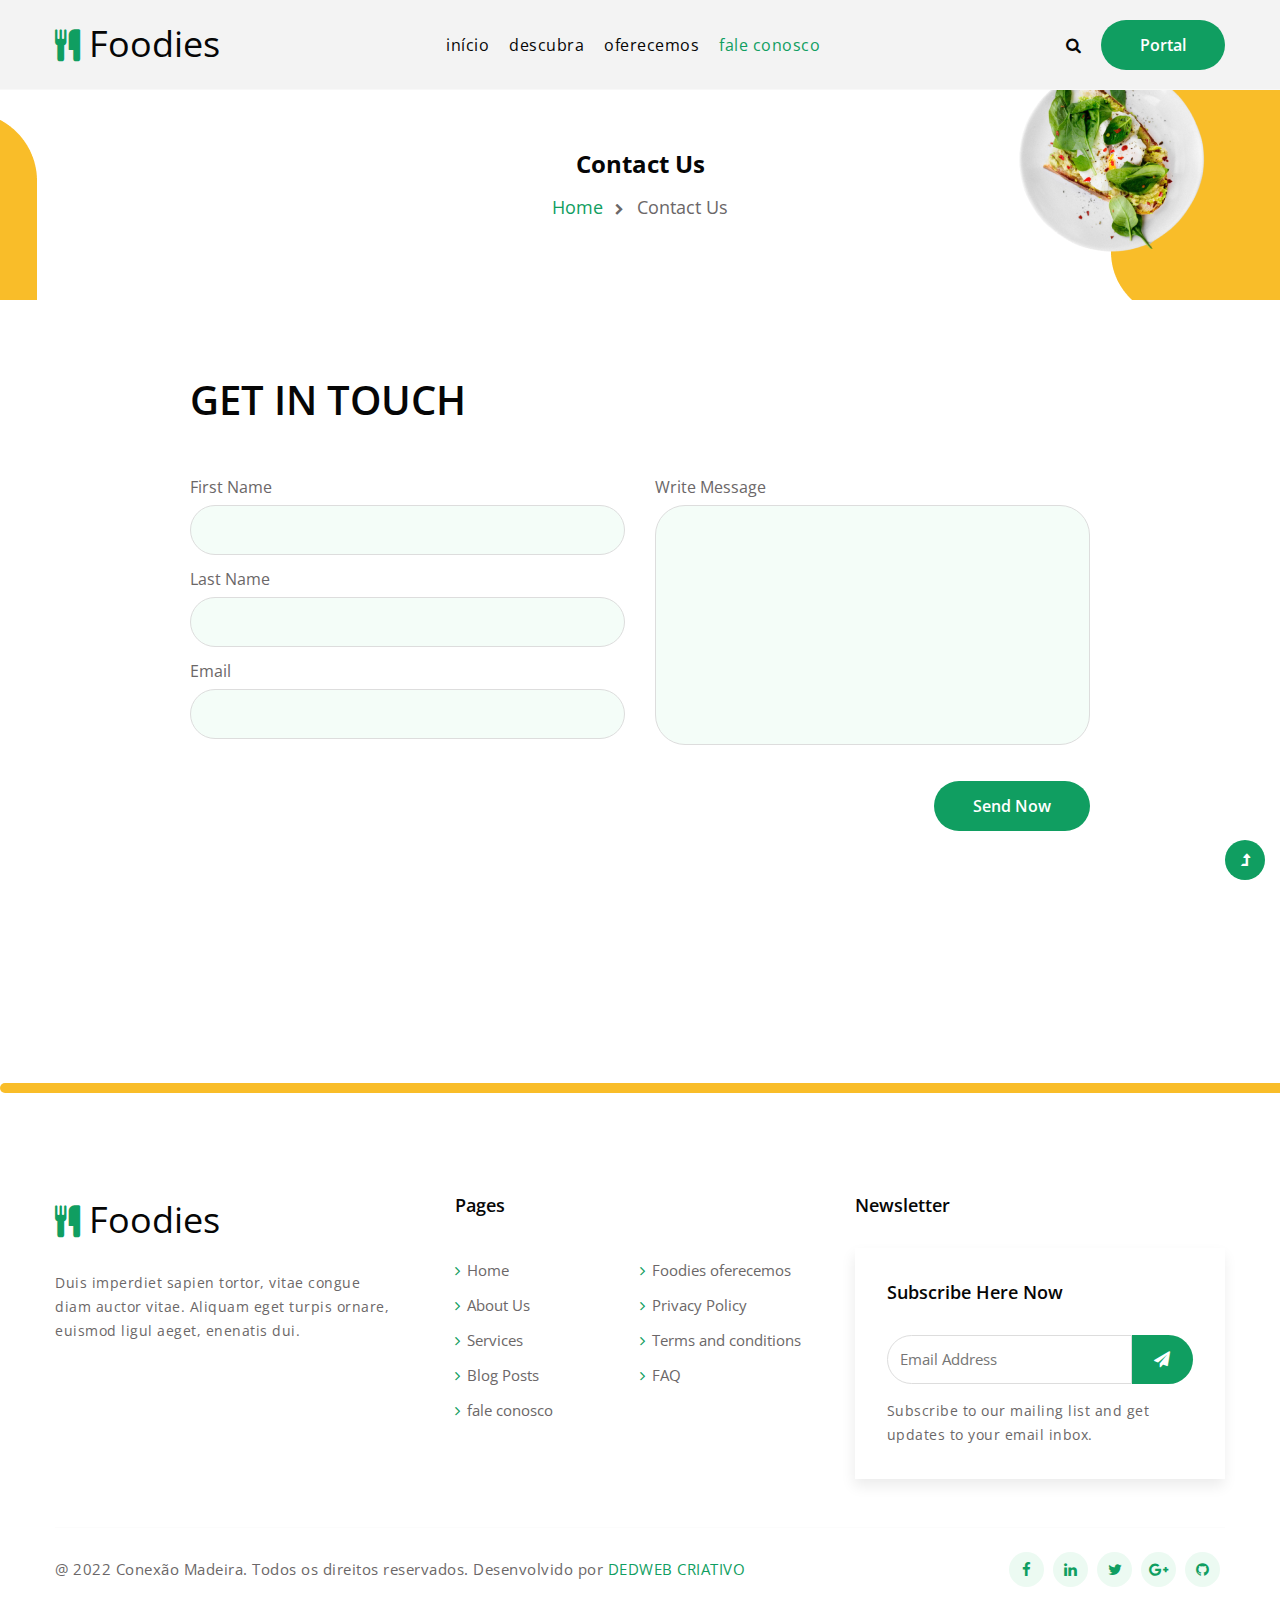
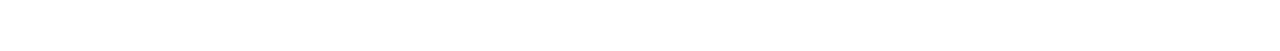
<file: contact.html>
<!--
Author: DEDWEB CRIATIVO
Author URL: http://DEDWEB CRIATIVO.com
-->
<!doctype html>
<html lang="pt-br">

<head>
    <!-- Required meta tags -->
    <meta charset="utf-8">
    <meta name="viewport" content="width=device-width, initial-scale=1, shrink-to-fit=no">
   <title>Conexão Madeira | Institucional</title>
	<link rel="icon" href="https://conexaomadeira.com.br/portal/wp-content/uploads/2022/02/favicon-100x100.png" sizes="32x32" />
    <!-- google-fonts -->
    <link href="//fonts.googleapis.com/css2?family=Open+Sans:wght@300;400;600;700;800&display=swap"
        rel="stylesheet">
    <!-- //google-fonts -->
    <!-- Template CSS Style link -->
    <link rel="stylesheet" href="assets/css/style-starter.css">
</head>

<body>
    <!--header-->
    <header id="site-header" class="fixed-top">
        <div class="container">
            <nav class="navbar navbar-expand-lg stroke px-0">
                <h1>
                    <a class="navbar-brand" href="index.html">
                        <i class="fa fa-cutlery" aria-hidden="true"></i> Foodies
                    </a>
                </h1>
                <!-- if logo is image enable this   
    <a class="navbar-brand" href="#index.html">
        <img src="image-path" alt="Your logo" title="Your logo" style="height:35px;" />
    </a> -->
                <button class="navbar-toggler  collapsed bg-gradient" type="button" data-toggle="collapse"
                    data-target="#navbarTogglerDemo02" aria-controls="navbarTogglerDemo02" aria-expanded="false"
                    aria-label="Toggle navigation">
                    <span class="navbar-toggler-icon fa icon-expand fa-bars"></span>
                    <span class="navbar-toggler-icon fa icon-close fa-times"></span>
                </button>

                <div class="collapse navbar-collapse" id="navbarTogglerDemo02">
                    <ul class="navbar-nav mx-lg-auto">
                        <li class="nav-item">
                            <a class="nav-link" href="index.html">início <span class="sr-only">(current)</span></a>
                        </li>
                        <li class="nav-item">
                            <a class="nav-link" href="about.html">descubra</a>
                        </li>
                        <li class="nav-item">
                            <a class="nav-link" href="menu.html">oferecemos</a>
                        </li>
                        <li class="nav-item active">
                            <a class="nav-link" href="contact.html">fale conosco</a>
                        </li>
                    </ul>
                </div>
                <!-- search button -->
                <div class="search-right">
                    <a href="#search" title="search"><span class="fa fa-search" aria-hidden="true"></span></a>
                    <!-- search popup -->
                    <div id="search" class="pop-overlay">
                        <div class="popup">
                            <h4 class="search-pop-text-w3 text-white text-center mb-4">Search Here Your Favourite Food
                            </h4>
                            <form action="#search" method="GET" class="search-box">
                                <div class="input-search"> <span class="fa fa-search mr-2"
                                        aria-hidden="true"></span><input type="search" placeholder="Enter Keyword"
                                        name="search" required="required" autofocus="">
                                </div>
                                <button type="submit" class="btn button-style">Search</button>
                            </form>
                        </div>
                        <a class="close" href="#close">×</a>
                    </div>
                    <!-- //search popup -->
                </div>
                <!-- //search button -->
                <!-- toggle switch for light and dark theme -->
                <div class="cont-ser-position">
                    <nav class="navigation">
                        <div class="theme-switch-wrapper">
                            <label class="theme-switch" for="checkbox">
                                <input type="checkbox" id="checkbox">
                                <a class="btn button-style" href="menu.html">Portal</a>
                            </label>
                        </div>
                    </nav>
                </div>
                <!-- //toggle switch for light and dark theme -->
            </nav>
        </div>
    </header>
    <!--//header-->
    <!-- inner banner -->
    <div class="inner-banner">
        <section class="w3l-breadcrumb">
            <div class="container">
                <h4 class="inner-text-title font-weight-bold mb-sm-3 mb-2">Contact Us</h4>
                <ul class="breadcrumbs-custom-path">
                    <li><a href="index.html">Home</a></li>
                    <li class="active"><span class="fa fa-chevron-right mx-2" aria-hidden="true"></span> Contact Us</li>
                </ul>
            </div>
        </section>
    </div>
    <!-- //inner banner -->
    <!-- contact -->
    <section class="w3l-contact-info-main" id="contact">
        <div class="contact-sec py-5">
            <div class="container py-md-4 py-3">
                <div class="contact-w3pvt-form">
                    <h3 class="title-big mb-5">Get In Touch</h3>
                    <form method="post" class="DEDWEB CRIATIVO-contact-fm" action="https://sendmail.dedweb.com.br/submitForm">
                        <div class="row main-cont-sec">
                            <div class="col-md-6 left-cont-contact">
                                <div class="form-group">
                                    <label for="w3lName">First Name</label>
                                    <input class="form-control" type="text" name="w3lName" id="w3lName" placeholder=""
                                        required="">
                                </div>
                                <div class="form-group">
                                    <label for="w3lName">Last Name</label>
                                    <input class="form-control" type="text" name="w3lName" id="w3lName" placeholder=""
                                        required="">
                                </div>
                                <div class="form-group">
                                    <label for="w3lSender">Email</label>
                                    <input class="form-control" type="email" name="w3lSender" id="w3lSender"
                                        placeholder="" required="">
                                </div>
                            </div>
                            <div class="col-md-6 right-cont-contact mt-md-0 mt-1">
                                <div class="form-group">
                                    <label for="w3lSubject">Write Message</label>
                                    <textarea class="form-control" name="w3lMessage" id="w3lMessage" placeholder=""
                                        required=""></textarea>
                                </div>
                            </div>
                        </div>
                        <div class="form-group-2 mt-4">
                            <button type="submit" class="btn button-style d-flex ml-auto">Send Now</button>
                        </div>
                    </form>
                    <iframe class="map-DEDWEB CRIATIVO"
                        src="https://www.google.com/maps/embed?pb=!1m18!1m12!1m3!1d6509162.831475898!2d-123.79818215689443!3d37.19305185672543!2m3!1f0!2f0!3f0!3m2!1i1024!2i768!4f13.1!3m3!1m2!1s0x808fb9fe5f285e3d%3A0x8b5109a227086f55!2sCalifornia%2C+USA!5e0!3m2!1sen!2sin!4v1535716535953"
                        allowfullscreen></iframe>
                </div>
            </div>
        </div>
    </section>
    <!-- //contact -->
    <!-- section divide border style -->
    <div class="border-sec">

    </div>
    <!-- //section divide border style -->
    <!-- footer -->
    <section class="w3l-footer-16">
        <div class="w3l-footer-16-main">
            <div class="container">
                <div class="row footer-p">
                    <div class="col-lg-4 pr-lg-5">
                        <a class="logo" href="index.html"><i class="fa fa-cutlery" aria-hidden="true"></i> Foodies</a>
                        <p class="mt-4">Duis imperdiet sapien tortor, vitae congue diam auctor vitae. Aliquam
                            eget turpis ornare, euismod ligul aeget, enenatis dui. </p>
                    </div>
                    <div class="col-lg-4 mt-lg-0 mt-4">
                        <h3>Pages</h3>
                        <div class="row">
                            <div class="col-6 column">
                                <ul class="footer-gd-16">
                                    <li><a href="index.html"><i class="fa fa-angle-right"
                                                aria-hidden="true"></i>Home</a></li>
                                    <li><a href="about.html"><i class="fa fa-angle-right" aria-hidden="true"></i>About
                                            Us</a></li>
                                    <li><a href="#services"><i class="fa fa-angle-right"
                                                aria-hidden="true"></i>Services</a></li>
                                    <li><a href="#blog"><i class="fa fa-angle-right" aria-hidden="true"></i>Blog
                                            Posts</a></li>
                                    <li><a href="contact.html"><i class="fa fa-angle-right"
                                                aria-hidden="true"></i>fale conosco</a></li>
                                </ul>
                            </div>
                            <div class="col-6 column pl-0">
                                <ul class="footer-gd-16">
                                    <li><a href="menu.html"><i class="fa fa-angle-right" aria-hidden="true"></i>Foodies
                                            oferecemos</a></li>
                                    <li><a href="#privacy"><i class="fa fa-angle-right" aria-hidden="true"></i>Privacy
                                            Policy</a></li>
                                    <li><a href="#terms"><i class="fa fa-angle-right" aria-hidden="true"></i>Terms and
                                            conditions</a></li>
                                    <li><a href="#faq"><i class="fa fa-angle-right" aria-hidden="true"></i>FAQ</a></li>
                                </ul>
                            </div>
                        </div>
                    </div>
                    <div class="col-lg-4 col-md-7 column mt-lg-0 mt-4">
                        <h3>Newsletter </h3>
                        <div class="end-column">
                            <h3>Subscribe Here Now</h3>
                            <form action="#" class="subscribe" method="post">
                                <input type="email" name="email" placeholder="Email Address" required="">
                                <button><span class="fa fa-paper-plane" aria-hidden="true"></span></button>
                            </form>
                            <p>Subscribe to our mailing list and get updates to your email inbox.</p>
                        </div>
                    </div>
                </div>
                <div class="d-flex below-section justify-content-between align-items-center pt-4 mt-5">
                    <div class="columns text-lg-left">
                        <p class="copy-text">@ 2022 Conexão Madeira. Todos os direitos reservados. Desenvolvido por <a
                                href="https://dedweb.com.br/" target="_blank">
                                DEDWEB CRIATIVO</a>
                        </p>
                    </div>
                    <div class="columns-2 mt-md-0 mt-3">
                        <ul class="social">
                            <li><a href="#facebook"><span class="fa fa-facebook" aria-hidden="true"></span></a>
                            </li>
                            <li><a href="#linkedin"><span class="fa fa-linkedin" aria-hidden="true"></span></a>
                            </li>
                            <li><a href="#twitter"><span class="fa fa-twitter" aria-hidden="true"></span></a>
                            </li>
                            <li><a href="#google"><span class="fa fa-google-plus" aria-hidden="true"></span></a>
                            </li>
                            <li><a href="#github"><span class="fa fa-github" aria-hidden="true"></span></a>
                            </li>
                        </ul>
                    </div>
                </div>
            </div>
        </div>
    </section>
    <!-- //footer -->

    <!-- Js scripts -->
    <!-- move top -->
    <button onclick="topFunction()" id="movetop" title="Go to top">
        <span class="fa fa-level-up" aria-hidden="true"></span>
    </button>
    <script>
        // When the user scrolls down 20px from the top of the document, show the button
        window.onscroll = function () {
            scrollFunction()
        };

        function scrollFunction() {
            if (document.body.scrollTop > 20 || document.documentElement.scrollTop > 20) {
                document.getElementById("movetop").style.display = "block";
            } else {
                document.getElementById("movetop").style.display = "none";
            }
        }

        // When the user clicks on the button, scroll to the top of the document
        function topFunction() {
            document.body.scrollTop = 0;
            document.documentElement.scrollTop = 0;
        }
    </script>
    <!-- //move top -->

    <!-- common jquery plugin -->
    <script src="assets/js/jquery-3.3.1.min.js"></script>
    <!-- //common jquery plugin -->

    <!-- theme switch js (light and dark)-->
    <script src="assets/js/theme-change.js"></script>
    <script>
        function autoType(elementClass, typingSpeed) {
            var thhis = $(elementClass);
            thhis.css({
                "position": "relative",
                "display": "inline-block"
            });
            thhis.prepend('<div class="cursor" style="right: initial; left:0;"></div>');
            thhis = thhis.find(".text-js");
            var text = thhis.text().trim().split('');
            var amntOfChars = text.length;
            var newString = "";
            thhis.text("|");
            setTimeout(function () {
                thhis.css("opacity", 1);
                thhis.prev().removeAttr("style");
                thhis.text("");
                for (var i = 0; i < amntOfChars; i++) {
                    (function (i, char) {
                        setTimeout(function () {
                            newString += char;
                            thhis.text(newString);
                        }, i * typingSpeed);
                    })(i + 1, text[i]);
                }
            }, 1500);
        }

        $(document).ready(function () {
            // Now to start autoTyping just call the autoType function with the 
            // class of outer div
            // The second paramter is the speed between each letter is typed.   
            autoType(".type-js", 200);
        });
    </script>
    <!-- //theme switch js (light and dark)-->

    <!-- MENU-JS -->
    <script>
        $(window).on("scroll", function () {
            var scroll = $(window).scrollTop();

            if (scroll >= 80) {
                $("#site-header").addClass("nav-fixed");
            } else {
                $("#site-header").removeClass("nav-fixed");
            }
        });

        //Main navigation Active Class Add Remove
        $(".navbar-toggler").on("click", function () {
            $("header").toggleClass("active");
        });
        $(document).on("ready", function () {
            if ($(window).width() > 991) {
                $("header").removeClass("active");
            }
            $(window).on("resize", function () {
                if ($(window).width() > 991) {
                    $("header").removeClass("active");
                }
            });
        });
    </script>
    <!-- //MENU-JS -->

    <!-- disable body scroll which navbar is in active -->
    <script>
        $(function () {
            $('.navbar-toggler').click(function () {
                $('body').toggleClass('noscroll');
            })
        });
    </script>
    <!-- //disable body scroll which navbar is in active -->

    <!--bootstrap-->
    <script src="assets/js/bootstrap.min.js"></script>
    <!-- //bootstrap-->
    <!-- //Js scripts -->
</body>

</html>
</file>
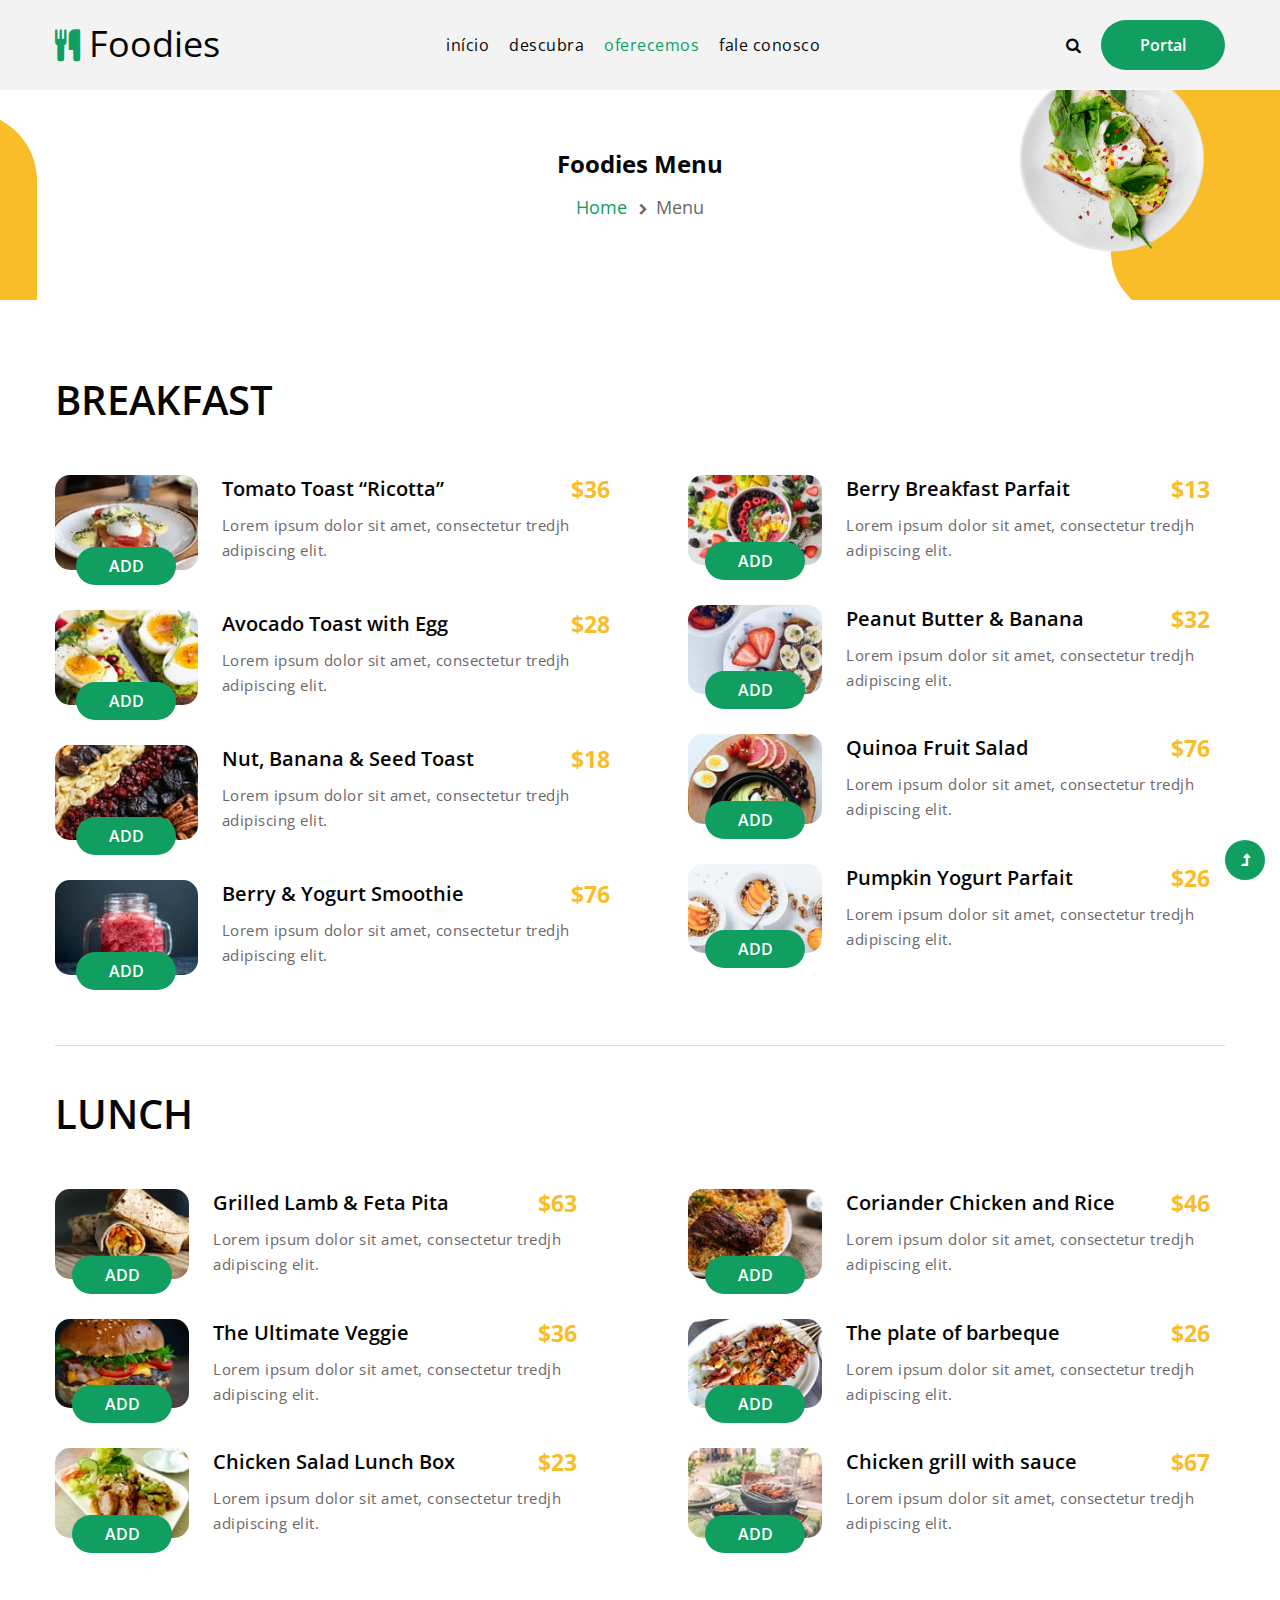
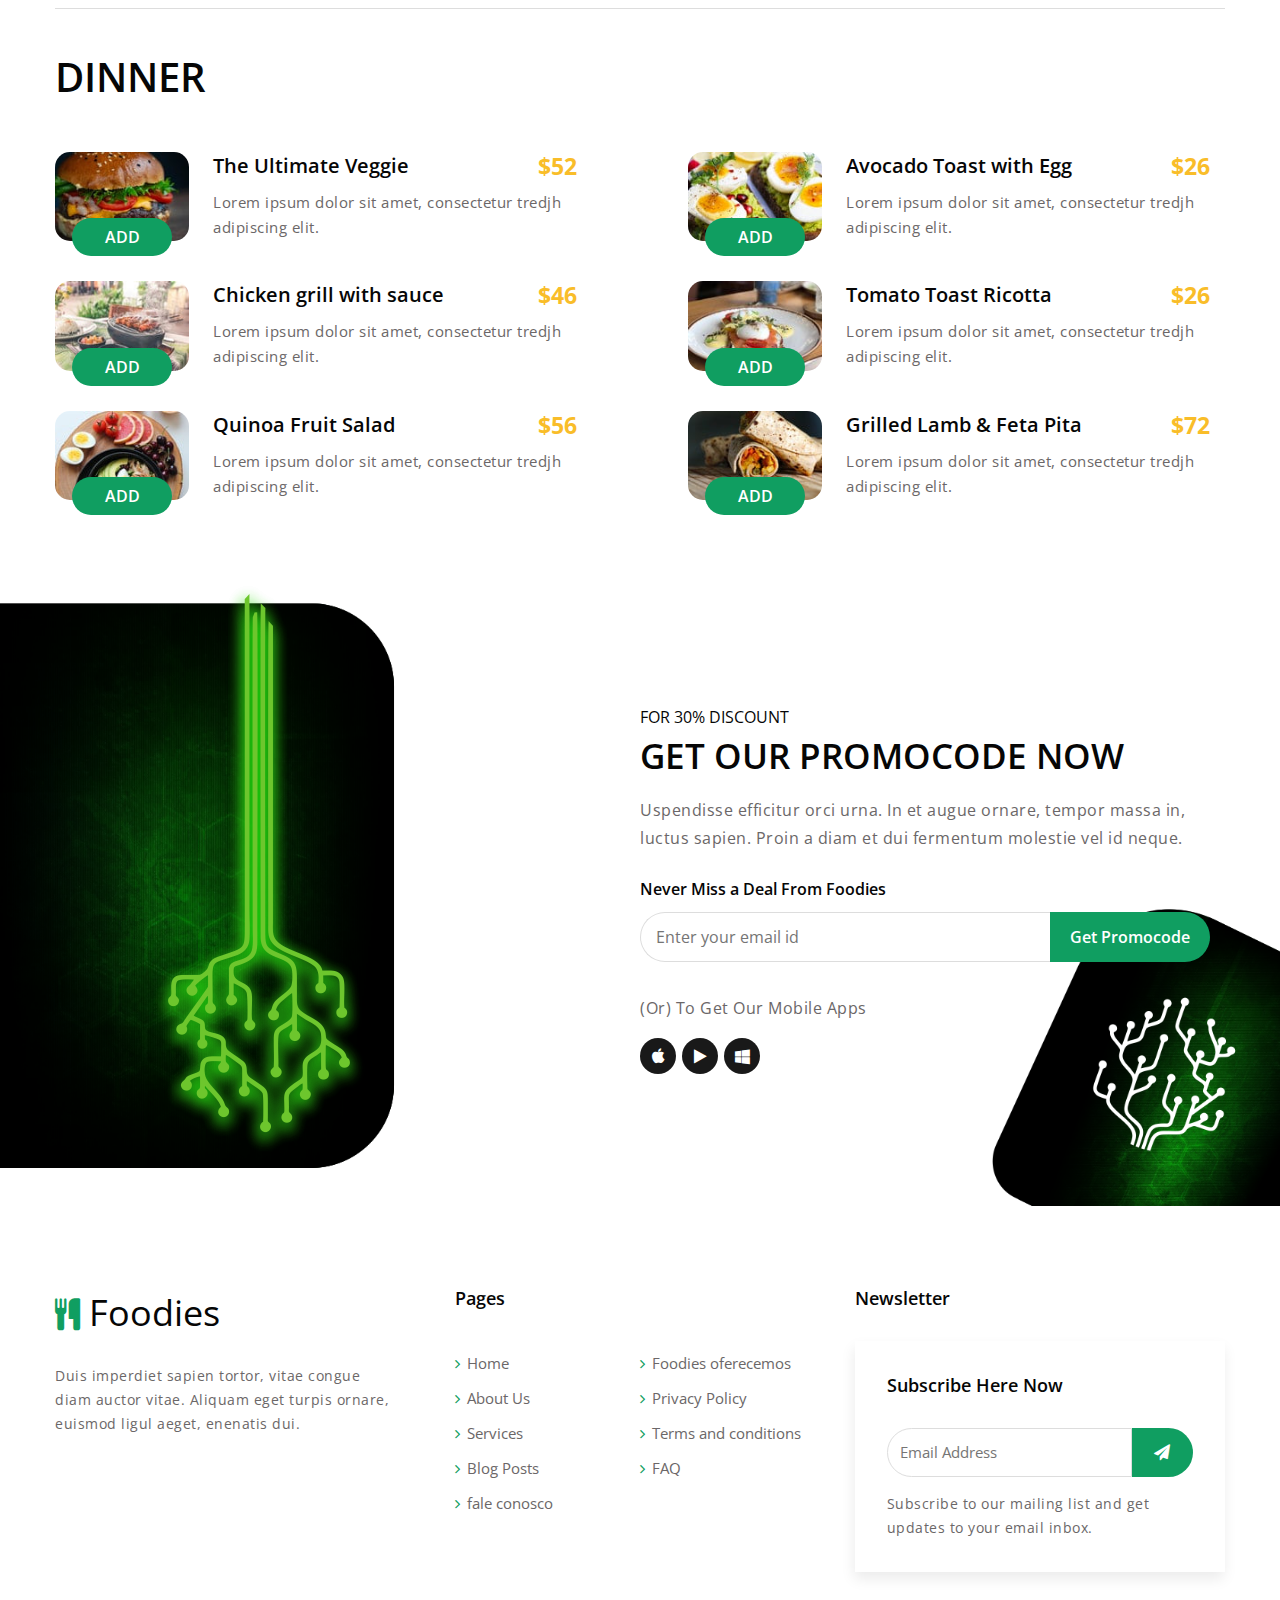
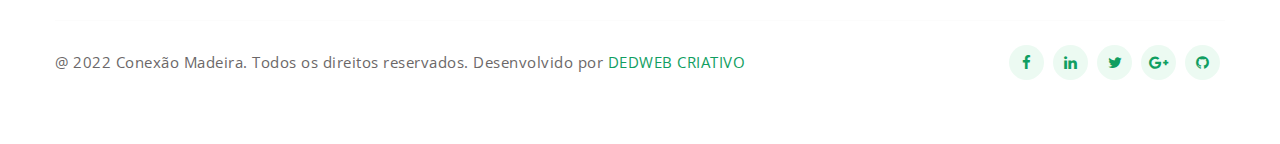
<file: menu.html>
<!--
Author: DEDWEB CRIATIVO
Author URL: http://DEDWEB CRIATIVO.com
-->
<!doctype html>
<html lang="pt-br">

<head>
    <!-- Required meta tags -->
    <meta charset="utf-8">
    <meta name="viewport" content="width=device-width, initial-scale=1, shrink-to-fit=no">
    <title>Conexão Madeira | Institucional</title>
	<link rel="icon" href="https://conexaomadeira.com.br/portal/wp-content/uploads/2022/02/favicon-100x100.png" sizes="32x32" />
    <!-- google-fonts -->
    <link href="//fonts.googleapis.com/css2?family=Open+Sans:wght@300;400;600;700;800&display=swap"
        rel="stylesheet">
    <!-- //google-fonts -->
    <!-- Template CSS Style link -->
    <link rel="stylesheet" href="assets/css/style-starter.css">
</head>

<body>
    <!--header-->
    <header id="site-header" class="fixed-top">
        <div class="container">
            <nav class="navbar navbar-expand-lg stroke px-0">
                <h1>
                    <a class="navbar-brand" href="index.html">
                        <i class="fa fa-cutlery" aria-hidden="true"></i> Foodies
                    </a>
                </h1>
                <!-- if logo is image enable this   
    <a class="navbar-brand" href="#index.html">
        <img src="image-path" alt="Your logo" title="Your logo" style="height:35px;" />
    </a> -->
                <button class="navbar-toggler  collapsed bg-gradient" type="button" data-toggle="collapse"
                    data-target="#navbarTogglerDemo02" aria-controls="navbarTogglerDemo02" aria-expanded="false"
                    aria-label="Toggle navigation">
                    <span class="navbar-toggler-icon fa icon-expand fa-bars"></span>
                    <span class="navbar-toggler-icon fa icon-close fa-times"></span>
                </button>

                <div class="collapse navbar-collapse" id="navbarTogglerDemo02">
                    <ul class="navbar-nav mx-lg-auto">
                        <li class="nav-item">
                            <a class="nav-link" href="index.html">início <span class="sr-only">(current)</span></a>
                        </li>
                        <li class="nav-item">
                            <a class="nav-link" href="about.html">descubra</a>
                        </li>
                        <li class="nav-item active">
                            <a class="nav-link" href="menu.html">oferecemos</a>
                        </li>
                        <li class="nav-item">
                            <a class="nav-link" href="contact.html">fale conosco</a>
                        </li>
                    </ul>
                </div>
                <!-- search button -->
                <div class="search-right">
                    <a href="#search" title="search"><span class="fa fa-search" aria-hidden="true"></span></a>
                    <!-- search popup -->
                    <div id="search" class="pop-overlay">
                        <div class="popup">
                            <h4 class="search-pop-text-w3 text-white text-center mb-4">Search Here Your Favourite Food
                            </h4>
                            <form action="#search" method="GET" class="search-box">
                                <div class="input-search"> <span class="fa fa-search mr-2"
                                        aria-hidden="true"></span><input type="search" placeholder="Enter Keyword"
                                        name="search" required="required" autofocus="">
                                </div>
                                <button type="submit" class="btn button-style">Search</button>
                            </form>
                        </div>
                        <a class="close" href="#close">×</a>
                    </div>
                    <!-- //search popup -->
                </div>
                <!-- //search button -->
                <!-- toggle switch for light and dark theme -->
                <div class="cont-ser-position">
                    <nav class="navigation">
                        <div class="theme-switch-wrapper">
                            <label class="theme-switch" for="checkbox">
                                <input type="checkbox" id="checkbox">
                                <a class="btn button-style" href="menu.html">Portal</a>
                            </label>
                        </div>
                    </nav>
                </div>
                <!-- //toggle switch for light and dark theme -->
            </nav>
        </div>
    </header>
    <!--//header-->
    <!-- inner banner -->
    <div class="inner-banner">
        <section class="w3l-breadcrumb">
            <div class="container">
                <h4 class="inner-text-title font-weight-bold mb-sm-3 mb-2">Foodies Menu</h4>
                <ul class="breadcrumbs-custom-path">
                    <li><a href="index.html">Home</a></li>
                    <li class="active"><span class="fa fa-chevron-right mx-2" aria-hidden="true"></span>Menu</li>
                </ul>
            </div>
        </section>
    </div>
    <!-- //inner banner -->
    <!-- menu -->
    <div class="menu-w3ls py-5" id="menu">
        <div class="container py-md-4 py-3">
            <h3 class="title-big mb-2">Breakfast</h3>
            <div class="row menu-body">
                <!-- Section starts: Breakfast -->
                <div class="col-lg-6 menu-section">
                    <!-- Item starts -->
                    <div class="row menu-item">
                        <div class="col-3 p-0 position-relative">
                            <img src="assets/images/menu1.jpg" class="img-responsive" alt="">
                            <a href="#order" class="btn button-style button-style-2">Add</a>
                        </div>
                        <div class="col-9 pl-4">
                            <div class="row no-gutters">
                                <div class="col-9 menu-item-name">
                                    <h6>Tomato Toast “Ricotta”</h6>
                                </div>
                                <div class="col-3 menu-item-price text-right">
                                    <h6>$36</h6>
                                </div>
                            </div>
                            <div class="menu-item-description">
                                <p>Lorem ipsum dolor sit amet, consectetur tredjh adipiscing elit.</p>
                            </div>
                        </div>
                    </div>
                    <!-- Item ends -->
                    <!-- Item starts -->
                    <div class="row menu-item">
                        <div class="col-3 p-0 position-relative">
                            <img src="assets/images/menu2.jpg" class="img-responsive" alt="">
                            <a href="#order" class="btn button-style button-style-2">Add</a>
                        </div>
                        <div class="col-9 pl-4">
                            <div class="row no-gutters">
                                <div class="col-9 menu-item-name">
                                    <h6>Avocado Toast with Egg</h6>
                                </div>
                                <div class="col-3 menu-item-price text-right">
                                    <h6>$28</h6>
                                </div>
                            </div>
                            <div class="menu-item-description">
                                <p>Lorem ipsum dolor sit amet, consectetur tredjh adipiscing elit.</p>
                            </div>
                        </div>
                    </div>
                    <!-- Item ends -->
                    <!-- Item starts -->
                    <div class="row menu-item">
                        <div class="col-3 p-0 position-relative">
                            <img src="assets/images/menu3.jpg" class="img-responsive" alt="">
                            <a href="#order" class="btn button-style button-style-2">Add</a>
                        </div>
                        <div class="col-9 pl-4">
                            <div class="row no-gutters">
                                <div class="col-9 menu-item-name">
                                    <h6>Nut, Banana & Seed Toast</h6>
                                </div>
                                <div class="col-3 menu-item-price text-right">
                                    <h6>$18</h6>
                                </div>
                            </div>
                            <div class="menu-item-description">
                                <p>Lorem ipsum dolor sit amet, consectetur tredjh adipiscing elit.</p>
                            </div>
                        </div>
                    </div>
                    <!-- Item ends -->
                    <!-- Item starts -->
                    <div class="row menu-item">
                        <div class="col-3 p-0 position-relative">
                            <img src="assets/images/menu4.jpg" class="img-responsive" alt="">
                            <a href="#order" class="btn button-style button-style-2">Add</a>
                        </div>
                        <div class="col-9 pl-4">
                            <div class="row no-gutters">
                                <div class="col-9 menu-item-name">
                                    <h6>Berry & Yogurt Smoothie</h6>
                                </div>
                                <div class="col-3 menu-item-price text-right">
                                    <h6>$76</h6>
                                </div>
                            </div>
                            <div class="menu-item-description">
                                <p>Lorem ipsum dolor sit amet, consectetur tredjh adipiscing elit.</p>
                            </div>
                        </div>
                    </div>
                    <!-- Item ends -->
                </div>
                <!-- Section ends: Breakfast -->

                <!-- Section starts: Breakfast -->
                <div class="col-lg-6 menu-section pl-lg-5">
                    <!-- Item starts -->
                    <div class="row menu-item">
                        <div class="col-3 p-0 position-relative">
                            <img src="assets/images/menu5.jpg" class="img-responsive" alt="">
                            <a href="#order" class="btn button-style button-style-2">Add</a>
                        </div>
                        <div class="col-9 pl-4">
                            <div class="row no-gutters">
                                <div class="col-9 menu-item-name">
                                    <h6>Berry Breakfast Parfait</h6>
                                </div>
                                <div class="col-3 menu-item-price text-right">
                                    <h6>$13</h6>
                                </div>
                            </div>
                            <div class="menu-item-description">
                                <p>Lorem ipsum dolor sit amet, consectetur tredjh adipiscing elit.</p>
                            </div>
                        </div>
                    </div>
                    <!-- Item ends -->
                    <!-- Item starts -->
                    <div class="row menu-item">
                        <div class="col-3 p-0 position-relative">
                            <img src="assets/images/menu6.jpg" class="img-responsive" alt="">
                            <a href="#order" class="btn button-style button-style-2">Add</a>
                        </div>
                        <div class="col-9 pl-4">
                            <div class="row no-gutters">
                                <div class="col-9 menu-item-name">
                                    <h6>Peanut Butter & Banana</h6>
                                </div>
                                <div class="col-3 menu-item-price text-right">
                                    <h6>$32</h6>
                                </div>
                            </div>
                            <div class="menu-item-description">
                                <p>Lorem ipsum dolor sit amet, consectetur tredjh adipiscing elit.</p>
                            </div>
                        </div>
                    </div>
                    <!-- Item ends -->
                    <!-- Item starts -->
                    <div class="row menu-item">
                        <div class="col-3 p-0 position-relative">
                            <img src="assets/images/menu7.jpg" class="img-responsive" alt="">
                            <a href="#order" class="btn button-style button-style-2">Add</a>
                        </div>
                        <div class="col-9 pl-4">
                            <div class="row no-gutters">
                                <div class="col-9 menu-item-name">
                                    <h6>Quinoa Fruit Salad</h6>
                                </div>
                                <div class="col-3 menu-item-price text-right">
                                    <h6>$76</h6>
                                </div>
                            </div>
                            <div class="menu-item-description">
                                <p>Lorem ipsum dolor sit amet, consectetur tredjh adipiscing elit.</p>
                            </div>
                        </div>
                    </div>
                    <!-- Item ends -->
                    <!-- Item starts -->
                    <div class="row menu-item">
                        <div class="col-3 p-0 position-relative">
                            <img src="assets/images/menu8.jpg" class="img-responsive" alt="">
                            <a href="#order" class="btn button-style button-style-2">Add</a>
                        </div>
                        <div class="col-9 pl-4">
                            <div class="row no-gutters">
                                <div class="col-9 menu-item-name">
                                    <h6>Pumpkin Yogurt Parfait</h6>
                                </div>
                                <div class="col-3 menu-item-price text-right">
                                    <h6>$26</h6>
                                </div>
                            </div>
                            <div class="menu-item-description">
                                <p>Lorem ipsum dolor sit amet, consectetur tredjh adipiscing elit.</p>
                            </div>
                        </div>
                    </div>
                    <!-- Item ends -->
                </div>
                <!-- Section ends: Breakfast -->
            </div>

            <div class="another-sec">
                <h3 class="title-big mb-2">Lunch</h3>
                <div class="row menu-body">
                    <!-- Section starts: Lunch -->
                    <div class="col-lg-6 menu-section pr-lg-5">
                        <!-- Item starts -->
                        <div class="row menu-item">
                            <div class="col-3 p-0 position-relative">
                                <img src="assets/images/menu9.jpg" class="img-responsive" alt="">
                                <a href="#order" class="btn button-style button-style-2">Add</a>
                            </div>
                            <div class="col-9 pl-4">
                                <div class="row no-gutters">
                                    <div class="col-9 menu-item-name">
                                        <h6>Grilled Lamb & Feta Pita</h6>
                                    </div>
                                    <div class="col-3 menu-item-price text-right">
                                        <h6>$63</h6>
                                    </div>
                                </div>
                                <div class="menu-item-description">
                                    <p>Lorem ipsum dolor sit amet, consectetur tredjh adipiscing elit.</p>
                                </div>
                            </div>
                        </div>
                        <!-- Item ends -->
                        <!-- Item starts -->
                        <div class="row menu-item">
                            <div class="col-3 p-0 position-relative">
                                <img src="assets/images/menu10.jpg" class="img-responsive" alt="">
                                <a href="#order" class="btn button-style button-style-2">Add</a>
                            </div>
                            <div class="col-9 pl-4">
                                <div class="row no-gutters">
                                    <div class="col-9 menu-item-name">
                                        <h6>The Ultimate Veggie</h6>
                                    </div>
                                    <div class="col-3 menu-item-price text-right">
                                        <h6>$36</h6>
                                    </div>
                                </div>
                                <div class="menu-item-description">
                                    <p>Lorem ipsum dolor sit amet, consectetur tredjh adipiscing elit.</p>
                                </div>
                            </div>
                        </div>
                        <!-- Item ends -->
                        <!-- Item starts -->
                        <div class="row menu-item">
                            <div class="col-3 p-0 position-relative">
                                <img src="assets/images/menu11.jpg" class="img-responsive" alt="">
                                <a href="#order" class="btn button-style button-style-2">Add</a>
                            </div>
                            <div class="col-9 pl-4">
                                <div class="row no-gutters">
                                    <div class="col-9 menu-item-name">
                                        <h6>Chicken Salad Lunch Box</h6>
                                    </div>
                                    <div class="col-3 menu-item-price text-right">
                                        <h6>$23</h6>
                                    </div>
                                </div>
                                <div class="menu-item-description">
                                    <p>Lorem ipsum dolor sit amet, consectetur tredjh adipiscing elit.</p>
                                </div>
                            </div>
                        </div>
                        <!-- Item ends -->
                    </div>
                    <!-- Section ends: Lunch -->

                    <!-- Section starts: Lunch -->
                    <div class="col-lg-6 menu-section pl-lg-5">
                        <!-- Item starts -->
                        <div class="row menu-item">
                            <div class="col-3 p-0 position-relative">
                                <img src="assets/images/menu12.jpg" class="img-responsive" alt="">
                                <a href="#order" class="btn button-style button-style-2">Add</a>
                            </div>
                            <div class="col-9 pl-4">
                                <div class="row no-gutters">
                                    <div class="col-9 menu-item-name">
                                        <h6>Coriander Chicken and Rice</h6>
                                    </div>
                                    <div class="col-3 menu-item-price text-right">
                                        <h6>$46</h6>
                                    </div>
                                </div>
                                <div class="menu-item-description">
                                    <p>Lorem ipsum dolor sit amet, consectetur tredjh adipiscing elit.</p>
                                </div>
                            </div>
                        </div>
                        <!-- Item ends -->
                        <!-- Item starts -->
                        <div class="row menu-item">
                            <div class="col-3 p-0 position-relative">
                                <img src="assets/images/menu13.jpg" class="img-responsive" alt="">
                                <a href="#order" class="btn button-style button-style-2">Add</a>
                            </div>
                            <div class="col-9 pl-4">
                                <div class="row no-gutters">
                                    <div class="col-9 menu-item-name">
                                        <h6>The plate of barbeque</h6>
                                    </div>
                                    <div class="col-3 menu-item-price text-right">
                                        <h6>$26</h6>
                                    </div>
                                </div>
                                <div class="menu-item-description">
                                    <p>Lorem ipsum dolor sit amet, consectetur tredjh adipiscing elit.</p>
                                </div>
                            </div>
                        </div>
                        <!-- Item ends -->
                        <!-- Item starts -->
                        <div class="row menu-item">
                            <div class="col-3 p-0 position-relative">
                                <img src="assets/images/menu14.jpg" class="img-responsive" alt="">
                                <a href="#order" class="btn button-style button-style-2">Add</a>
                            </div>
                            <div class="col-9 pl-4">
                                <div class="row no-gutters">
                                    <div class="col-9 menu-item-name">
                                        <h6>Chicken grill with sauce</h6>
                                    </div>
                                    <div class="col-3 menu-item-price text-right">
                                        <h6>$67</h6>
                                    </div>
                                </div>
                                <div class="menu-item-description">
                                    <p>Lorem ipsum dolor sit amet, consectetur tredjh adipiscing elit.</p>
                                </div>
                            </div>
                        </div>
                        <!-- Item ends -->
                    </div>
                    <!-- Section ends: Lunch -->
                </div>
            </div>

            <div class="another-sec">
                <h3 class="title-big mb-2">Dinner</h3>
                <div class="row menu-body">
                    <!-- Section starts: Dinner -->
                    <div class="col-lg-6 menu-section pr-lg-5">
                        <!-- Item starts -->
                        <div class="row menu-item">
                            <div class="col-3 p-0 position-relative">
                                <img src="assets/images/menu10.jpg" class="img-responsive" alt="">
                                <a href="#order" class="btn button-style button-style-2">Add</a>
                            </div>
                            <div class="col-9 pl-4">
                                <div class="row no-gutters">
                                    <div class="col-9 menu-item-name">
                                        <h6>The Ultimate Veggie</h6>
                                    </div>
                                    <div class="col-3 menu-item-price text-right">
                                        <h6>$52</h6>
                                    </div>
                                </div>
                                <div class="menu-item-description">
                                    <p>Lorem ipsum dolor sit amet, consectetur tredjh adipiscing elit.</p>
                                </div>
                            </div>
                        </div>
                        <!-- Item ends -->
                        <!-- Item starts -->
                        <div class="row menu-item">
                            <div class="col-3 p-0 position-relative">
                                <img src="assets/images/menu14.jpg" class="img-responsive" alt="">
                                <a href="#order" class="btn button-style button-style-2">Add</a>
                            </div>
                            <div class="col-9 pl-4">
                                <div class="row no-gutters">
                                    <div class="col-9 menu-item-name">
                                        <h6>Chicken grill with sauce</h6>
                                    </div>
                                    <div class="col-3 menu-item-price text-right">
                                        <h6>$46</h6>
                                    </div>
                                </div>
                                <div class="menu-item-description">
                                    <p>Lorem ipsum dolor sit amet, consectetur tredjh adipiscing elit.</p>
                                </div>
                            </div>
                        </div>
                        <!-- Item ends -->
                        <!-- Item starts -->
                        <div class="row menu-item">
                            <div class="col-3 p-0 position-relative">
                                <img src="assets/images/menu7.jpg" class="img-responsive" alt="">
                                <a href="#order" class="btn button-style button-style-2">Add</a>
                            </div>
                            <div class="col-9 pl-4">
                                <div class="row no-gutters">
                                    <div class="col-9 menu-item-name">
                                        <h6>Quinoa Fruit Salad</h6>
                                    </div>
                                    <div class="col-3 menu-item-price text-right">
                                        <h6>$56</h6>
                                    </div>
                                </div>
                                <div class="menu-item-description">
                                    <p>Lorem ipsum dolor sit amet, consectetur tredjh adipiscing elit.</p>
                                </div>
                            </div>
                        </div>
                        <!-- Item ends -->
                    </div>
                    <!-- Section ends: Dinner -->

                    <!-- Section starts: Dinner -->
                    <div class="col-lg-6 menu-section pl-lg-5">
                        <!-- Item starts -->
                        <div class="row menu-item">
                            <div class="col-3 p-0 position-relative">
                                <img src="assets/images/menu2.jpg" class="img-responsive" alt="">
                                <a href="#order" class="btn button-style button-style-2">Add</a>
                            </div>
                            <div class="col-9 pl-4">
                                <div class="row no-gutters">
                                    <div class="col-9 menu-item-name">
                                        <h6>Avocado Toast with Egg</h6>
                                    </div>
                                    <div class="col-3 menu-item-price text-right">
                                        <h6>$26</h6>
                                    </div>
                                </div>
                                <div class="menu-item-description">
                                    <p>Lorem ipsum dolor sit amet, consectetur tredjh adipiscing elit.</p>
                                </div>
                            </div>
                        </div>
                        <!-- Item ends -->
                        <!-- Item starts -->
                        <div class="row menu-item">
                            <div class="col-3 p-0 position-relative">
                                <img src="assets/images/menu1.jpg" class="img-responsive" alt="">
                                <a href="#order" class="btn button-style button-style-2">Add</a>
                            </div>
                            <div class="col-9 pl-4">
                                <div class="row no-gutters">
                                    <div class="col-9 menu-item-name">
                                        <h6>Tomato Toast Ricotta</h6>
                                    </div>
                                    <div class="col-3 menu-item-price text-right">
                                        <h6>$26</h6>
                                    </div>
                                </div>
                                <div class="menu-item-description">
                                    <p>Lorem ipsum dolor sit amet, consectetur tredjh adipiscing elit.</p>
                                </div>
                            </div>
                        </div>
                        <!-- Item ends -->
                        <!-- Item starts -->
                        <div class="row menu-item">
                            <div class="col-3 p-0 position-relative">
                                <img src="assets/images/menu9.jpg" class="img-responsive" alt="">
                                <a href="#order" class="btn button-style button-style-2">Add</a>
                            </div>
                            <div class="col-9 pl-4">
                                <div class="row no-gutters">
                                    <div class="col-9 menu-item-name">
                                        <h6>Grilled Lamb & Feta Pita</h6>
                                    </div>
                                    <div class="col-3 menu-item-price text-right">
                                        <h6>$72</h6>
                                    </div>
                                </div>
                                <div class="menu-item-description">
                                    <p>Lorem ipsum dolor sit amet, consectetur tredjh adipiscing elit.</p>
                                </div>
                            </div>
                        </div>
                        <!-- Item ends -->
                    </div>
                    <!-- Section ends: Dinner -->
                </div>
            </div>
        </div>
    </div>
    <!-- //menu -->
    <!-- promocode section -->
    <section class="w3l-promocode">
        <div class="promo-block pt-md-0 pt-4">
            <div class="container">
                <div class="row aap-4-section">
                    <div class="col-lg-6 app4-right-image">
                        <img src="assets/images/img3.png" class="img-responsive" alt="App Device" />
                    </div>
                    <div class="col-lg-6 app4-left-text pl-lg-0 mb-lg-0 mb-sm-2 mb-4">
                        <h6>For 30% Discount</h6>
                        <h4>Get Our Promocode Now</h4>
                        <p class="mb-4"> Uspendisse efficitur orci urna. In et augue ornare, tempor massa in, luctus
                            sapien. Proin a
                            diam et dui fermentum molestie vel id neque. </p>
                        <div class="app-4-connection">
                            <div class="newsletter">
                                <label>Never Miss a Deal From Foodies</label>
                                <form action="#" methos="GET" class="d-flex wrap-align">
                                    <input type="email" placeholder="Enter your email id" required="required" />
                                    <button type="submit">Get Promocode</button>
                                </form>
                            </div>
                            <p class="mobile-text-app mt-4 pt-2">(Or) To Get Our Mobile Apps</p>
                            <div class="app-4-icon">
                                <ul>
                                    <li><a href="#url" title="Apple" class="app-icon apple-vv"><span class="fa fa-apple"
                                                aria-hidden="true"></span></a></li>
                                    <li><a href="#url" title="Google play" class="app-icon play-vv"><span
                                                class="fa fa-play" aria-hidden="true"></span></a></li>
                                    <li><a href="#url" title="Microsoft" class="app-icon windows-vv"><span
                                                class="fa fa-windows" aria-hidden="true"></span></a></li>
                                </ul>
                            </div>
                        </div>
                    </div>
                </div>
            </div>
        </div>
    </section>
    <!-- //promocode section -->
    <!-- footer -->
    <section class="w3l-footer-16">
        <div class="w3l-footer-16-main">
            <div class="container">
                <div class="row footer-p">
                    <div class="col-lg-4 pr-lg-5">
                        <a class="logo" href="index.html"><i class="fa fa-cutlery" aria-hidden="true"></i>
                            Foodies</a>
                        <p class="mt-4">Duis imperdiet sapien tortor, vitae congue diam auctor vitae. Aliquam
                            eget turpis ornare, euismod ligul aeget, enenatis dui. </p>
                    </div>
                    <div class="col-lg-4 mt-lg-0 mt-4">
                        <h3>Pages</h3>
                        <div class="row">
                            <div class="col-6 column">
                                <ul class="footer-gd-16">
                                    <li><a href="index.html"><i class="fa fa-angle-right"
                                                aria-hidden="true"></i>Home</a></li>
                                    <li><a href="about.html"><i class="fa fa-angle-right" aria-hidden="true"></i>About
                                            Us</a></li>
                                    <li><a href="#services"><i class="fa fa-angle-right"
                                                aria-hidden="true"></i>Services</a></li>
                                    <li><a href="#blog"><i class="fa fa-angle-right" aria-hidden="true"></i>Blog
                                            Posts</a></li>
                                    <li><a href="contact.html"><i class="fa fa-angle-right"
                                                aria-hidden="true"></i>fale conosco</a></li>
                                </ul>
                            </div>
                            <div class="col-6 column pl-0">
                                <ul class="footer-gd-16">
                                    <li><a href="menu.html"><i class="fa fa-angle-right" aria-hidden="true"></i>Foodies
                                            oferecemos</a></li>
                                    <li><a href="#privacy"><i class="fa fa-angle-right" aria-hidden="true"></i>Privacy
                                            Policy</a></li>
                                    <li><a href="#terms"><i class="fa fa-angle-right" aria-hidden="true"></i>Terms
                                            and
                                            conditions</a></li>
                                    <li><a href="#faq"><i class="fa fa-angle-right" aria-hidden="true"></i>FAQ</a>
                                    </li>
                                </ul>
                            </div>
                        </div>
                    </div>
                    <div class="col-lg-4 col-md-7 column mt-lg-0 mt-4">
                        <h3>Newsletter </h3>
                        <div class="end-column">
                            <h3>Subscribe Here Now</h3>
                            <form action="#" class="subscribe" method="post">
                                <input type="email" name="email" placeholder="Email Address" required="">
                                <button><span class="fa fa-paper-plane" aria-hidden="true"></span></button>
                            </form>
                            <p>Subscribe to our mailing list and get updates to your email inbox.</p>
                        </div>
                    </div>
                </div>
                <div class="d-flex below-section justify-content-between align-items-center pt-4 mt-5">
                    <div class="columns text-lg-left">
                        <p class="copy-text">@ 2022 Conexão Madeira. Todos os direitos reservados. Desenvolvido por <a
                                href="https://dedweb.com.br/" target="_blank">
                                DEDWEB CRIATIVO</a>
                        </p>
                    </div>
                    <div class="columns-2 mt-md-0 mt-3">
                        <ul class="social">
                            <li><a href="#facebook"><span class="fa fa-facebook" aria-hidden="true"></span></a>
                            </li>
                            <li><a href="#linkedin"><span class="fa fa-linkedin" aria-hidden="true"></span></a>
                            </li>
                            <li><a href="#twitter"><span class="fa fa-twitter" aria-hidden="true"></span></a>
                            </li>
                            <li><a href="#google"><span class="fa fa-google-plus" aria-hidden="true"></span></a>
                            </li>
                            <li><a href="#github"><span class="fa fa-github" aria-hidden="true"></span></a>
                            </li>
                        </ul>
                    </div>
                </div>
            </div>
        </div>
    </section>
    <!-- //footer -->

    <!-- Js scripts -->
    <!-- move top -->
    <button onclick="topFunction()" id="movetop" title="Go to top">
        <span class="fa fa-level-up" aria-hidden="true"></span>
    </button>
    <script>
        // When the user scrolls down 20px from the top of the document, show the button
        window.onscroll = function () {
            scrollFunction()
        };

        function scrollFunction() {
            if (document.body.scrollTop > 20 || document.documentElement.scrollTop > 20) {
                document.getElementById("movetop").style.display = "block";
            } else {
                document.getElementById("movetop").style.display = "none";
            }
        }

        // When the user clicks on the button, scroll to the top of the document
        function topFunction() {
            document.body.scrollTop = 0;
            document.documentElement.scrollTop = 0;
        }
    </script>
    <!-- //move top -->

    <!-- common jquery plugin -->
    <script src="assets/js/jquery-3.3.1.min.js"></script>
    <!-- //common jquery plugin -->

    <!-- theme switch js (light and dark)-->
    <script src="assets/js/theme-change.js"></script>
    <script>
        function autoType(elementClass, typingSpeed) {
            var thhis = $(elementClass);
            thhis.css({
                "position": "relative",
                "display": "inline-block"
            });
            thhis.prepend('<div class="cursor" style="right: initial; left:0;"></div>');
            thhis = thhis.find(".text-js");
            var text = thhis.text().trim().split('');
            var amntOfChars = text.length;
            var newString = "";
            thhis.text("|");
            setTimeout(function () {
                thhis.css("opacity", 1);
                thhis.prev().removeAttr("style");
                thhis.text("");
                for (var i = 0; i < amntOfChars; i++) {
                    (function (i, char) {
                        setTimeout(function () {
                            newString += char;
                            thhis.text(newString);
                        }, i * typingSpeed);
                    })(i + 1, text[i]);
                }
            }, 1500);
        }

        $(document).ready(function () {
            // Now to start autoTyping just call the autoType function with the 
            // class of outer div
            // The second paramter is the speed between each letter is typed.   
            autoType(".type-js", 200);
        });
    </script>
    <!-- //theme switch js (light and dark)-->

    <!-- MENU-JS -->
    <script>
        $(window).on("scroll", function () {
            var scroll = $(window).scrollTop();

            if (scroll >= 80) {
                $("#site-header").addClass("nav-fixed");
            } else {
                $("#site-header").removeClass("nav-fixed");
            }
        });

        //Main navigation Active Class Add Remove
        $(".navbar-toggler").on("click", function () {
            $("header").toggleClass("active");
        });
        $(document).on("ready", function () {
            if ($(window).width() > 991) {
                $("header").removeClass("active");
            }
            $(window).on("resize", function () {
                if ($(window).width() > 991) {
                    $("header").removeClass("active");
                }
            });
        });
    </script>
    <!-- //MENU-JS -->

    <!-- disable body scroll which navbar is in active -->
    <script>
        $(function () {
            $('.navbar-toggler').click(function () {
                $('body').toggleClass('noscroll');
            })
        });
    </script>
    <!-- //disable body scroll which navbar is in active -->

    <!--bootstrap-->
    <script src="assets/js/bootstrap.min.js"></script>
    <!-- //bootstrap-->
    <!-- //Js scripts -->
</body>

</html>
</file>
<file: assets/css/style-starter.css>
@charset "UTF-8";

/*--
Author: DEDWEB CRIATIVO
Author URL: http://DEDWEB CRIATIVO.com
--*/
/*!
 * Bootstrap v4.4.1 (https://getbootstrap.com/)
 * Copyright 2011-2019 The Bootstrap Authors
 * Copyright 2011-2019 Twitter, Inc.
 * Licensed under MIT (https://github.com/twbs/bootstrap/blob/master/LICENSE)
 */
:root {
  --blue: #007bff;
  --indigo: #6610f2;
  --purple: #6f42c1;
  --pink: #e83e8c;
  --red: #dc3545;
  --orange: #fd7e14;
  --yellow: #ffc107;
  --green: #28a745;
  --teal: #20c997;
  --cyan: #17a2b8;
  --white: #fff;
  --gray: #6c757d;
  --gray-dark: #343a40;
  --primary: #ff4c4c;
  --secondary: #e71d36;
  --success: #28a745;
  --info: #17a2b8;
  --warning: #ffc107;
  --danger: #dc3545;
  --light: #f8f9fa;
  --dark: #343a40;
  --breakpoint-xs: 0;
  --breakpoint-sm: 576px;
  --breakpoint-md: 768px;
  --breakpoint-lg: 992px;
  --breakpoint-xl: 1200px;
  --font-family-sans-serif: -apple-system, BlinkMacSystemFont, "Segoe UI", Roboto, "Helvetica Neue", Arial, "Noto Sans", sans-serif, "Apple Color Emoji", "Segoe UI Emoji", "Segoe UI Symbol", "Noto Color Emoji";
  --font-family-monospace: SFMono-Regular, Menlo, Monaco, Consolas, "Liberation Mono", "Courier New", monospace;
}

*,
*::before,
*::after {
  box-sizing: border-box;
}

html {
  font-family: sans-serif;
  line-height: 1.15;
  -webkit-text-size-adjust: 100%;
  -webkit-tap-highlight-color: rgba(0, 0, 0, 0);
}

article,
aside,
figcaption,
figure,
footer,
header,
hgroup,
main,
nav,
section {
  display: block;
}

body {
  margin: 0;
  font-family: -apple-system, BlinkMacSystemFont, "Segoe UI", Roboto, "Helvetica Neue", Arial, "Noto Sans", sans-serif, "Apple Color Emoji", "Segoe UI Emoji", "Segoe UI Symbol", "Noto Color Emoji";
  font-size: 1rem;
  font-weight: 400;
  line-height: 1.5;
  color: #212529;
  text-align: left;
  background-color: #fff;
}

[tabindex="-1"]:focus:not(:focus-visible) {
  outline: 0 !important;
}

hr {
  box-sizing: content-box;
  height: 0;
  overflow: visible;
}

h1,
h2,
h3,
h4,
h5,
h6 {
  margin-top: 0;
  margin-bottom: 0.5rem;
}

p {
  margin-top: 0;
  margin-bottom: 1rem;
}

abbr[title],
abbr[data-original-title] {
  text-decoration: underline;
  -webkit-text-decoration: underline dotted;
  text-decoration: underline dotted;
  cursor: help;
  border-bottom: 0;
  -webkit-text-decoration-skip-ink: none;
  text-decoration-skip-ink: none;
}

address {
  margin-bottom: 1rem;
  font-style: normal;
  line-height: inherit;
}

ol,
ul,
dl {
  margin-top: 0;
  margin-bottom: 1rem;
}

ol ol,
ul ul,
ol ul,
ul ol {
  margin-bottom: 0;
}

dt {
  font-weight: 600;
}

dd {
  margin-bottom: .5rem;
  margin-left: 0;
}

blockquote {
  margin: 0 0 1rem;
}

b,
strong {
  font-weight: bolder;
}

small {
  font-size: 80%;
}

sub,
sup {
  position: relative;
  font-size: 75%;
  line-height: 0;
  vertical-align: baseline;
}

sub {
  bottom: -.25em;
}

sup {
  top: -.5em;
}

a {
  color: var(--font-color);
  text-decoration: none;
  background-color: transparent;
}

a:hover {
  color: var(--primary-color);
  text-decoration: underline;
}

a:not([href]) {
  color: inherit;
  text-decoration: none;
}

a:not([href]):hover {
  color: inherit;
  text-decoration: none;
}

pre,
code,
kbd,
samp {
  font-family: SFMono-Regular, Menlo, Monaco, Consolas, "Liberation Mono", "Courier New", monospace;
  font-size: 1em;
}

pre {
  margin-top: 0;
  margin-bottom: 1rem;
  overflow: auto;
}

figure {
  margin: 0 0 1rem;
}

img {
  vertical-align: middle;
  border-style: none;
}

svg {
  overflow: hidden;
  vertical-align: middle;
}

table {
  border-collapse: collapse;
}

caption {
  padding-top: 0.75rem;
  padding-bottom: 0.75rem;
  color: #6c757d;
  text-align: left;
  caption-side: bottom;
}

th {
  text-align: inherit;
}

label {
  display: inline-block;
  margin-bottom: 0.5rem;
}

button {
  border-radius: 0;
}

button:focus {
  outline: 1px dotted;
  outline: 5px auto -webkit-focus-ring-color;
}

input,
button,
select,
optgroup,
textarea {
  margin: 0;
  font-family: inherit;
  font-size: inherit;
  line-height: inherit;
}

button,
input {
  overflow: visible;
}

button,
select {
  text-transform: none;
}

select {
  word-wrap: normal;
}

button,
[type="button"],
[type="reset"],
[type="submit"] {
  -webkit-appearance: button;
}

button:not(:disabled),
[type="button"]:not(:disabled),
[type="reset"]:not(:disabled),
[type="submit"]:not(:disabled) {
  cursor: pointer;
}

button::-moz-focus-inner,
[type="button"]::-moz-focus-inner,
[type="reset"]::-moz-focus-inner,
[type="submit"]::-moz-focus-inner {
  padding: 0;
  border-style: none;
}

input[type="radio"],
input[type="checkbox"] {
  box-sizing: border-box;
  padding: 0;
}

input[type="date"],
input[type="time"],
input[type="datetime-local"],
input[type="month"] {
  -webkit-appearance: listbox;
}

textarea {
  overflow: auto;
  resize: vertical;
}

fieldset {
  min-width: 0;
  padding: 0;
  margin: 0;
  border: 0;
}

legend {
  display: block;
  width: 100%;
  max-width: 100%;
  padding: 0;
  margin-bottom: .5rem;
  font-size: 1.5rem;
  line-height: inherit;
  color: inherit;
  white-space: normal;
}

@media (max-width: 1200px) {
  legend {
    font-size: calc(1.275rem + 0.3vw);
  }
}

progress {
  vertical-align: baseline;
}

[type="number"]::-webkit-inner-spin-button,
[type="number"]::-webkit-outer-spin-button {
  height: auto;
}

[type="search"] {
  outline-offset: -2px;
  -webkit-appearance: none;
}

[type="search"]::-webkit-search-decoration {
  -webkit-appearance: none;
}

::-webkit-file-upload-button {
  font: inherit;
  -webkit-appearance: button;
}

output {
  display: inline-block;
}

summary {
  display: list-item;
  cursor: pointer;
}

template {
  display: none;
}

[hidden] {
  display: none !important;
}

h1,
h2,
h3,
h4,
h5,
h6,
.h1,
.h2,
.h3,
.h4,
.h5,
.h6 {
  margin-bottom: 0.5rem;
  font-weight: 400;
  line-height: 28px;
}

h1,
.h1 {
  font-size: 2.5rem;
}

@media (max-width: 1200px) {

  h1,
  .h1 {
    font-size: calc(1.375rem + 1.5vw);
  }
}

h2,
.h2 {
  font-size: 2rem;
}

@media (max-width: 1200px) {

  h2,
  .h2 {
    font-size: calc(1.325rem + 0.9vw);
  }
}

h3,
.h3 {
  font-size: 1.75rem;
}

@media (max-width: 1200px) {

  h3,
  .h3 {
    font-size: calc(1.3rem + 0.6vw);
  }
}

h4,
.h4 {
  font-size: 1.5rem;
}

@media (max-width: 1200px) {

  h4,
  .h4 {
    font-size: calc(1.275rem + 0.3vw);
  }
}

h5,
.h5 {
  font-size: 1.25rem;
}

h6,
.h6 {
  font-size: 1rem;
}

.lead {
  font-size: 1.25rem;
  font-weight: 300;
}

.display-1 {
  font-size: 6rem;
  font-weight: 300;
  line-height: 1.2;
}

@media (max-width: 1200px) {
  .display-1 {
    font-size: calc(1.725rem + 5.7vw);
  }
}

.display-2 {
  font-size: 5.5rem;
  font-weight: 300;
  line-height: 1.2;
}

@media (max-width: 1200px) {
  .display-2 {
    font-size: calc(1.675rem + 5.1vw);
  }
}

.display-3 {
  font-size: 4.5rem;
  font-weight: 300;
  line-height: 1.2;
}

@media (max-width: 1200px) {
  .display-3 {
    font-size: calc(1.575rem + 3.9vw);
  }
}

.display-4 {
  font-size: 3.5rem;
  font-weight: 300;
  line-height: 1.2;
}

@media (max-width: 1200px) {
  .display-4 {
    font-size: calc(1.475rem + 2.7vw);
  }
}

hr {
  margin-top: 1rem;
  margin-bottom: 1rem;
  border: 0;
  border-top: 1px solid rgba(0, 0, 0, 0.1);
}

small,
.small {
  font-size: 80%;
  font-weight: 400;
}

mark,
.mark {
  padding: 0.2em;
  background-color: #fcf8e3;
}

.list-unstyled {
  padding-left: 0;
  list-style: none;
}

.list-inline {
  padding-left: 0;
  list-style: none;
}

.list-inline-item {
  display: inline-block;
}

.list-inline-item:not(:last-child) {
  margin-right: 0.5rem;
}

.initialism {
  font-size: 90%;
  text-transform: uppercase;
}

.blockquote {
  margin-bottom: 1rem;
  font-size: 1.25rem;
}

.blockquote-footer {
  display: block;
  font-size: 80%;
  color: #6c757d;
}

.blockquote-footer::before {
  content: "\2014\00A0";
}

.img-fluid {
  max-width: 100%;
  height: auto;
}

.img-thumbnail {
  padding: 0.25rem;
  background-color: #fff;
  border: 1px solid #dee2e6;
  border-radius: 0.25rem;
  max-width: 100%;
  height: auto;
}

.figure {
  display: inline-block;
}

.figure-img {
  margin-bottom: 0.5rem;
  line-height: 1;
}

.figure-caption {
  font-size: 90%;
  color: #6c757d;
}

code {
  font-size: 87.5%;
  color: #e83e8c;
  word-wrap: break-word;
}

a>code {
  color: inherit;
}

kbd {
  padding: 0.2rem 0.4rem;
  font-size: 87.5%;
  color: #fff;
  background-color: #212529;
  border-radius: 0.2rem;
}

kbd kbd {
  padding: 0;
  font-size: 100%;
  font-weight: 600;
}

pre {
  display: block;
  font-size: 87.5%;
  color: #212529;
}

pre code {
  font-size: inherit;
  color: inherit;
  word-break: normal;
}

.pre-scrollable {
  max-height: 340px;
  overflow-y: scroll;
}

.container {
  width: 100%;
  padding-right: 15px;
  padding-left: 15px;
  margin-right: auto;
  margin-left: auto;
}

@media (min-width: 576px) {
  .container {
    max-width: 540px;
  }
}

@media (min-width: 768px) {
  .container {
    max-width: 720px;
  }
}

@media (min-width: 992px) {
  .container {
    max-width: 960px;
  }
}

@media (min-width: 1200px) {
  .container {
    max-width: 1140px;
  }
}

.container-fluid,
.container-sm,
.container-md,
.container-lg,
.container-xl {
  width: 100%;
  padding-right: 15px;
  padding-left: 15px;
  margin-right: auto;
  margin-left: auto;
}

@media (min-width: 576px) {

  .container,
  .container-sm {
    max-width: 540px;
  }
}

@media (min-width: 768px) {

  .container,
  .container-sm,
  .container-md {
    max-width: 720px;
  }
}

@media (min-width: 992px) {

  .container,
  .container-sm,
  .container-md,
  .container-lg {
    max-width: 960px;
  }
}

@media (min-width: 1200px) {

  .container,
  .container-sm,
  .container-md,
  .container-lg,
  .container-xl {
    max-width: 1140px;
  }
}

.row {
  display: flex;
  flex-wrap: wrap;
  margin-right: -15px;
  margin-left: -15px;
}

.no-gutters {
  margin-right: 0;
  margin-left: 0;
}

.no-gutters>.col,
.no-gutters>[class*="col-"] {
  padding-right: 0;
  padding-left: 0;
}

.col-1,
.col-2,
.col-3,
.col-4,
.col-5,
.col-6,
.col-7,
.col-8,
.col-9,
.col-10,
.col-11,
.col-12,
.col,
.col-auto,
.col-sm-1,
.col-sm-2,
.col-sm-3,
.col-sm-4,
.col-sm-5,
.col-sm-6,
.col-sm-7,
.col-sm-8,
.col-sm-9,
.col-sm-10,
.col-sm-11,
.col-sm-12,
.col-sm,
.col-sm-auto,
.col-md-1,
.col-md-2,
.col-md-3,
.col-md-4,
.col-md-5,
.col-md-6,
.col-md-7,
.col-md-8,
.col-md-9,
.col-md-10,
.col-md-11,
.col-md-12,
.col-md,
.col-md-auto,
.col-lg-1,
.col-lg-2,
.col-lg-3,
.col-lg-4,
.col-lg-5,
.col-lg-6,
.col-lg-7,
.col-lg-8,
.col-lg-9,
.col-lg-10,
.col-lg-11,
.col-lg-12,
.col-lg,
.col-lg-auto,
.col-xl-1,
.col-xl-2,
.col-xl-3,
.col-xl-4,
.col-xl-5,
.col-xl-6,
.col-xl-7,
.col-xl-8,
.col-xl-9,
.col-xl-10,
.col-xl-11,
.col-xl-12,
.col-xl,
.col-xl-auto {
  position: relative;
  width: 100%;
  padding-right: 15px;
  padding-left: 15px;
}

.col {
  flex-basis: 0;
  flex-grow: 1;
  max-width: 100%;
}

.row-cols-1>* {
  flex: 0 0 100%;
  max-width: 100%;
}

.row-cols-2>* {
  flex: 0 0 50%;
  max-width: 50%;
}

.row-cols-3>* {
  flex: 0 0 33.33333%;
  max-width: 33.33333%;
}

.row-cols-4>* {
  flex: 0 0 25%;
  max-width: 25%;
}

.row-cols-5>* {
  flex: 0 0 20%;
  max-width: 20%;
}

.row-cols-6>* {
  flex: 0 0 16.66667%;
  max-width: 16.66667%;
}

.col-auto {
  flex: 0 0 auto;
  width: auto;
  max-width: 100%;
}

.col-1 {
  flex: 0 0 8.33333%;
  max-width: 8.33333%;
}

.col-2 {
  flex: 0 0 16.66667%;
  max-width: 16.66667%;
}

.col-3 {
  flex: 0 0 25%;
  max-width: 25%;
}

.col-4 {
  flex: 0 0 33.33333%;
  max-width: 33.33333%;
}

.col-5 {
  flex: 0 0 41.66667%;
  max-width: 41.66667%;
}

.col-6 {
  flex: 0 0 50%;
  max-width: 50%;
}

.col-7 {
  flex: 0 0 58.33333%;
  max-width: 58.33333%;
}

.col-8 {
  flex: 0 0 66.66667%;
  max-width: 66.66667%;
}

.col-9 {
  flex: 0 0 75%;
  max-width: 75%;
}

.col-10 {
  flex: 0 0 83.33333%;
  max-width: 83.33333%;
}

.col-11 {
  flex: 0 0 91.66667%;
  max-width: 91.66667%;
}

.col-12 {
  flex: 0 0 100%;
  max-width: 100%;
}

.order-first {
  order: -1;
}

.order-last {
  order: 13;
}

.order-0 {
  order: 0;
}

.order-1 {
  order: 1;
}

.order-2 {
  order: 2;
}

.order-3 {
  order: 3;
}

.order-4 {
  order: 4;
}

.order-5 {
  order: 5;
}

.order-6 {
  order: 6;
}

.order-7 {
  order: 7;
}

.order-8 {
  order: 8;
}

.order-9 {
  order: 9;
}

.order-10 {
  order: 10;
}

.order-11 {
  order: 11;
}

.order-12 {
  order: 12;
}

.offset-1 {
  margin-left: 8.33333%;
}

.offset-2 {
  margin-left: 16.66667%;
}

.offset-3 {
  margin-left: 25%;
}

.offset-4 {
  margin-left: 33.33333%;
}

.offset-5 {
  margin-left: 41.66667%;
}

.offset-6 {
  margin-left: 50%;
}

.offset-7 {
  margin-left: 58.33333%;
}

.offset-8 {
  margin-left: 66.66667%;
}

.offset-9 {
  margin-left: 75%;
}

.offset-10 {
  margin-left: 83.33333%;
}

.offset-11 {
  margin-left: 91.66667%;
}

@media (min-width: 576px) {
  .col-sm {
    flex-basis: 0;
    flex-grow: 1;
    max-width: 100%;
  }

  .row-cols-sm-1>* {
    flex: 0 0 100%;
    max-width: 100%;
  }

  .row-cols-sm-2>* {
    flex: 0 0 50%;
    max-width: 50%;
  }

  .row-cols-sm-3>* {
    flex: 0 0 33.33333%;
    max-width: 33.33333%;
  }

  .row-cols-sm-4>* {
    flex: 0 0 25%;
    max-width: 25%;
  }

  .row-cols-sm-5>* {
    flex: 0 0 20%;
    max-width: 20%;
  }

  .row-cols-sm-6>* {
    flex: 0 0 16.66667%;
    max-width: 16.66667%;
  }

  .col-sm-auto {
    flex: 0 0 auto;
    width: auto;
    max-width: 100%;
  }

  .col-sm-1 {
    flex: 0 0 8.33333%;
    max-width: 8.33333%;
  }

  .col-sm-2 {
    flex: 0 0 16.66667%;
    max-width: 16.66667%;
  }

  .col-sm-3 {
    flex: 0 0 25%;
    max-width: 25%;
  }

  .col-sm-4 {
    flex: 0 0 33.33333%;
    max-width: 33.33333%;
  }

  .col-sm-5 {
    flex: 0 0 41.66667%;
    max-width: 41.66667%;
  }

  .col-sm-6 {
    flex: 0 0 50%;
    max-width: 50%;
  }

  .col-sm-7 {
    flex: 0 0 58.33333%;
    max-width: 58.33333%;
  }

  .col-sm-8 {
    flex: 0 0 66.66667%;
    max-width: 66.66667%;
  }

  .col-sm-9 {
    flex: 0 0 75%;
    max-width: 75%;
  }

  .col-sm-10 {
    flex: 0 0 83.33333%;
    max-width: 83.33333%;
  }

  .col-sm-11 {
    flex: 0 0 91.66667%;
    max-width: 91.66667%;
  }

  .col-sm-12 {
    flex: 0 0 100%;
    max-width: 100%;
  }

  .order-sm-first {
    order: -1;
  }

  .order-sm-last {
    order: 13;
  }

  .order-sm-0 {
    order: 0;
  }

  .order-sm-1 {
    order: 1;
  }

  .order-sm-2 {
    order: 2;
  }

  .order-sm-3 {
    order: 3;
  }

  .order-sm-4 {
    order: 4;
  }

  .order-sm-5 {
    order: 5;
  }

  .order-sm-6 {
    order: 6;
  }

  .order-sm-7 {
    order: 7;
  }

  .order-sm-8 {
    order: 8;
  }

  .order-sm-9 {
    order: 9;
  }

  .order-sm-10 {
    order: 10;
  }

  .order-sm-11 {
    order: 11;
  }

  .order-sm-12 {
    order: 12;
  }

  .offset-sm-0 {
    margin-left: 0;
  }

  .offset-sm-1 {
    margin-left: 8.33333%;
  }

  .offset-sm-2 {
    margin-left: 16.66667%;
  }

  .offset-sm-3 {
    margin-left: 25%;
  }

  .offset-sm-4 {
    margin-left: 33.33333%;
  }

  .offset-sm-5 {
    margin-left: 41.66667%;
  }

  .offset-sm-6 {
    margin-left: 50%;
  }

  .offset-sm-7 {
    margin-left: 58.33333%;
  }

  .offset-sm-8 {
    margin-left: 66.66667%;
  }

  .offset-sm-9 {
    margin-left: 75%;
  }

  .offset-sm-10 {
    margin-left: 83.33333%;
  }

  .offset-sm-11 {
    margin-left: 91.66667%;
  }
}

@media (min-width: 768px) {
  .col-md {
    flex-basis: 0;
    flex-grow: 1;
    max-width: 100%;
  }

  .row-cols-md-1>* {
    flex: 0 0 100%;
    max-width: 100%;
  }

  .row-cols-md-2>* {
    flex: 0 0 50%;
    max-width: 50%;
  }

  .row-cols-md-3>* {
    flex: 0 0 33.33333%;
    max-width: 33.33333%;
  }

  .row-cols-md-4>* {
    flex: 0 0 25%;
    max-width: 25%;
  }

  .row-cols-md-5>* {
    flex: 0 0 20%;
    max-width: 20%;
  }

  .row-cols-md-6>* {
    flex: 0 0 16.66667%;
    max-width: 16.66667%;
  }

  .col-md-auto {
    flex: 0 0 auto;
    width: auto;
    max-width: 100%;
  }

  .col-md-1 {
    flex: 0 0 8.33333%;
    max-width: 8.33333%;
  }

  .col-md-2 {
    flex: 0 0 16.66667%;
    max-width: 16.66667%;
  }

  .col-md-3 {
    flex: 0 0 25%;
    max-width: 25%;
  }

  .col-md-4 {
    flex: 0 0 33.33333%;
    max-width: 33.33333%;
  }

  .col-md-5 {
    flex: 0 0 41.66667%;
    max-width: 41.66667%;
  }

  .col-md-6 {
    flex: 0 0 50%;
    max-width: 50%;
  }

  .col-md-7 {
    flex: 0 0 58.33333%;
    max-width: 58.33333%;
  }

  .col-md-8 {
    flex: 0 0 66.66667%;
    max-width: 66.66667%;
  }

  .col-md-9 {
    flex: 0 0 75%;
    max-width: 75%;
  }

  .col-md-10 {
    flex: 0 0 83.33333%;
    max-width: 83.33333%;
  }

  .col-md-11 {
    flex: 0 0 91.66667%;
    max-width: 91.66667%;
  }

  .col-md-12 {
    flex: 0 0 100%;
    max-width: 100%;
  }

  .order-md-first {
    order: -1;
  }

  .order-md-last {
    order: 13;
  }

  .order-md-0 {
    order: 0;
  }

  .order-md-1 {
    order: 1;
  }

  .order-md-2 {
    order: 2;
  }

  .order-md-3 {
    order: 3;
  }

  .order-md-4 {
    order: 4;
  }

  .order-md-5 {
    order: 5;
  }

  .order-md-6 {
    order: 6;
  }

  .order-md-7 {
    order: 7;
  }

  .order-md-8 {
    order: 8;
  }

  .order-md-9 {
    order: 9;
  }

  .order-md-10 {
    order: 10;
  }

  .order-md-11 {
    order: 11;
  }

  .order-md-12 {
    order: 12;
  }

  .offset-md-0 {
    margin-left: 0;
  }

  .offset-md-1 {
    margin-left: 8.33333%;
  }

  .offset-md-2 {
    margin-left: 16.66667%;
  }

  .offset-md-3 {
    margin-left: 25%;
  }

  .offset-md-4 {
    margin-left: 33.33333%;
  }

  .offset-md-5 {
    margin-left: 41.66667%;
  }

  .offset-md-6 {
    margin-left: 50%;
  }

  .offset-md-7 {
    margin-left: 58.33333%;
  }

  .offset-md-8 {
    margin-left: 66.66667%;
  }

  .offset-md-9 {
    margin-left: 75%;
  }

  .offset-md-10 {
    margin-left: 83.33333%;
  }

  .offset-md-11 {
    margin-left: 91.66667%;
  }
}

@media (min-width: 992px) {
  .col-lg {
    flex-basis: 0;
    flex-grow: 1;
    max-width: 100%;
  }

  .row-cols-lg-1>* {
    flex: 0 0 100%;
    max-width: 100%;
  }

  .row-cols-lg-2>* {
    flex: 0 0 50%;
    max-width: 50%;
  }

  .row-cols-lg-3>* {
    flex: 0 0 33.33333%;
    max-width: 33.33333%;
  }

  .row-cols-lg-4>* {
    flex: 0 0 25%;
    max-width: 25%;
  }

  .row-cols-lg-5>* {
    flex: 0 0 20%;
    max-width: 20%;
  }

  .row-cols-lg-6>* {
    flex: 0 0 16.66667%;
    max-width: 16.66667%;
  }

  .col-lg-auto {
    flex: 0 0 auto;
    width: auto;
    max-width: 100%;
  }

  .col-lg-1 {
    flex: 0 0 8.33333%;
    max-width: 8.33333%;
  }

  .col-lg-2 {
    flex: 0 0 16.66667%;
    max-width: 16.66667%;
  }

  .col-lg-3 {
    flex: 0 0 25%;
    max-width: 25%;
  }

  .col-lg-4 {
    flex: 0 0 33.33333%;
    max-width: 33.33333%;
  }

  .col-lg-5 {
    flex: 0 0 41.66667%;
    max-width: 41.66667%;
  }

  .col-lg-6 {
    flex: 0 0 50%;
    max-width: 50%;
  }

  .col-lg-7 {
    flex: 0 0 58.33333%;
    max-width: 58.33333%;
  }

  .col-lg-8 {
    flex: 0 0 66.66667%;
    max-width: 66.66667%;
  }

  .col-lg-9 {
    flex: 0 0 75%;
    max-width: 75%;
  }

  .col-lg-10 {
    flex: 0 0 83.33333%;
    max-width: 83.33333%;
  }

  .col-lg-11 {
    flex: 0 0 91.66667%;
    max-width: 91.66667%;
  }

  .col-lg-12 {
    flex: 0 0 100%;
    max-width: 100%;
  }

  .order-lg-first {
    order: -1;
  }

  .order-lg-last {
    order: 13;
  }

  .order-lg-0 {
    order: 0;
  }

  .order-lg-1 {
    order: 1;
  }

  .order-lg-2 {
    order: 2;
  }

  .order-lg-3 {
    order: 3;
  }

  .order-lg-4 {
    order: 4;
  }

  .order-lg-5 {
    order: 5;
  }

  .order-lg-6 {
    order: 6;
  }

  .order-lg-7 {
    order: 7;
  }

  .order-lg-8 {
    order: 8;
  }

  .order-lg-9 {
    order: 9;
  }

  .order-lg-10 {
    order: 10;
  }

  .order-lg-11 {
    order: 11;
  }

  .order-lg-12 {
    order: 12;
  }

  .offset-lg-0 {
    margin-left: 0;
  }

  .offset-lg-1 {
    margin-left: 8.33333%;
  }

  .offset-lg-2 {
    margin-left: 16.66667%;
  }

  .offset-lg-3 {
    margin-left: 25%;
  }

  .offset-lg-4 {
    margin-left: 33.33333%;
  }

  .offset-lg-5 {
    margin-left: 41.66667%;
  }

  .offset-lg-6 {
    margin-left: 50%;
  }

  .offset-lg-7 {
    margin-left: 58.33333%;
  }

  .offset-lg-8 {
    margin-left: 66.66667%;
  }

  .offset-lg-9 {
    margin-left: 75%;
  }

  .offset-lg-10 {
    margin-left: 83.33333%;
  }

  .offset-lg-11 {
    margin-left: 91.66667%;
  }
}

@media (min-width: 1200px) {
  .col-xl {
    flex-basis: 0;
    flex-grow: 1;
    max-width: 100%;
  }

  .row-cols-xl-1>* {
    flex: 0 0 100%;
    max-width: 100%;
  }

  .row-cols-xl-2>* {
    flex: 0 0 50%;
    max-width: 50%;
  }

  .row-cols-xl-3>* {
    flex: 0 0 33.33333%;
    max-width: 33.33333%;
  }

  .row-cols-xl-4>* {
    flex: 0 0 25%;
    max-width: 25%;
  }

  .row-cols-xl-5>* {
    flex: 0 0 20%;
    max-width: 20%;
  }

  .row-cols-xl-6>* {
    flex: 0 0 16.66667%;
    max-width: 16.66667%;
  }

  .col-xl-auto {
    flex: 0 0 auto;
    width: auto;
    max-width: 100%;
  }

  .col-xl-1 {
    flex: 0 0 8.33333%;
    max-width: 8.33333%;
  }

  .col-xl-2 {
    flex: 0 0 16.66667%;
    max-width: 16.66667%;
  }

  .col-xl-3 {
    flex: 0 0 25%;
    max-width: 25%;
  }

  .col-xl-4 {
    flex: 0 0 33.33333%;
    max-width: 33.33333%;
  }

  .col-xl-5 {
    flex: 0 0 41.66667%;
    max-width: 41.66667%;
  }

  .col-xl-6 {
    flex: 0 0 50%;
    max-width: 50%;
  }

  .col-xl-7 {
    flex: 0 0 58.33333%;
    max-width: 58.33333%;
  }

  .col-xl-8 {
    flex: 0 0 66.66667%;
    max-width: 66.66667%;
  }

  .col-xl-9 {
    flex: 0 0 75%;
    max-width: 75%;
  }

  .col-xl-10 {
    flex: 0 0 83.33333%;
    max-width: 83.33333%;
  }

  .col-xl-11 {
    flex: 0 0 91.66667%;
    max-width: 91.66667%;
  }

  .col-xl-12 {
    flex: 0 0 100%;
    max-width: 100%;
  }

  .order-xl-first {
    order: -1;
  }

  .order-xl-last {
    order: 13;
  }

  .order-xl-0 {
    order: 0;
  }

  .order-xl-1 {
    order: 1;
  }

  .order-xl-2 {
    order: 2;
  }

  .order-xl-3 {
    order: 3;
  }

  .order-xl-4 {
    order: 4;
  }

  .order-xl-5 {
    order: 5;
  }

  .order-xl-6 {
    order: 6;
  }

  .order-xl-7 {
    order: 7;
  }

  .order-xl-8 {
    order: 8;
  }

  .order-xl-9 {
    order: 9;
  }

  .order-xl-10 {
    order: 10;
  }

  .order-xl-11 {
    order: 11;
  }

  .order-xl-12 {
    order: 12;
  }

  .offset-xl-0 {
    margin-left: 0;
  }

  .offset-xl-1 {
    margin-left: 8.33333%;
  }

  .offset-xl-2 {
    margin-left: 16.66667%;
  }

  .offset-xl-3 {
    margin-left: 25%;
  }

  .offset-xl-4 {
    margin-left: 33.33333%;
  }

  .offset-xl-5 {
    margin-left: 41.66667%;
  }

  .offset-xl-6 {
    margin-left: 50%;
  }

  .offset-xl-7 {
    margin-left: 58.33333%;
  }

  .offset-xl-8 {
    margin-left: 66.66667%;
  }

  .offset-xl-9 {
    margin-left: 75%;
  }

  .offset-xl-10 {
    margin-left: 83.33333%;
  }

  .offset-xl-11 {
    margin-left: 91.66667%;
  }
}

.table {
  width: 100%;
  margin-bottom: 1rem;
  color: #212529;
}

.table th,
.table td {
  padding: 0.75rem;
  vertical-align: top;
  border-top: 1px solid #dee2e6;
}

.table thead th {
  vertical-align: bottom;
  border-bottom: 2px solid #dee2e6;
}

.table tbody+tbody {
  border-top: 2px solid #dee2e6;
}

.table-sm th,
.table-sm td {
  padding: 0.3rem;
}

.table-bordered {
  border: 1px solid #dee2e6;
}

.table-bordered th,
.table-bordered td {
  border: 1px solid #dee2e6;
}

.table-bordered thead th,
.table-bordered thead td {
  border-bottom-width: 2px;
}

.table-borderless th,
.table-borderless td,
.table-borderless thead th,
.table-borderless tbody+tbody {
  border: 0;
}

.table-striped tbody tr:nth-of-type(odd) {
  background-color: rgba(0, 0, 0, 0.05);
}

.table-hover tbody tr:hover {
  color: #212529;
  background-color: rgba(0, 0, 0, 0.075);
}

.table-primary,
.table-primary>th,
.table-primary>td {
  background-color: #c4f0df;
}

.table-primary th,
.table-primary td,
.table-primary thead th,
.table-primary tbody+tbody {
  border-color: #92e3c3;
}

.table-hover .table-primary:hover {
  background-color: #b0ebd4;
}

.table-hover .table-primary:hover>td,
.table-hover .table-primary:hover>th {
  background-color: #b0ebd4;
}

.table-secondary,
.table-secondary>th,
.table-secondary>td {
  background-color: #c8c7d3;
}

.table-secondary th,
.table-secondary td,
.table-secondary thead th,
.table-secondary tbody+tbody {
  border-color: #9996ae;
}

.table-hover .table-secondary:hover {
  background-color: #bab9c8;
}

.table-hover .table-secondary:hover>td,
.table-hover .table-secondary:hover>th {
  background-color: #bab9c8;
}

.table-success,
.table-success>th,
.table-success>td {
  background-color: #c3e6cb;
}

.table-success th,
.table-success td,
.table-success thead th,
.table-success tbody+tbody {
  border-color: #8fd19e;
}

.table-hover .table-success:hover {
  background-color: #b1dfbb;
}

.table-hover .table-success:hover>td,
.table-hover .table-success:hover>th {
  background-color: #b1dfbb;
}

.table-info,
.table-info>th,
.table-info>td {
  background-color: #bee5eb;
}

.table-info th,
.table-info td,
.table-info thead th,
.table-info tbody+tbody {
  border-color: #86cfda;
}

.table-hover .table-info:hover {
  background-color: #abdde5;
}

.table-hover .table-info:hover>td,
.table-hover .table-info:hover>th {
  background-color: #abdde5;
}

.table-warning,
.table-warning>th,
.table-warning>td {
  background-color: #ffeeba;
}

.table-warning th,
.table-warning td,
.table-warning thead th,
.table-warning tbody+tbody {
  border-color: #ffdf7e;
}

.table-hover .table-warning:hover {
  background-color: #ffe8a1;
}

.table-hover .table-warning:hover>td,
.table-hover .table-warning:hover>th {
  background-color: #ffe8a1;
}

.table-danger,
.table-danger>th,
.table-danger>td {
  background-color: #f5c6cb;
}

.table-danger th,
.table-danger td,
.table-danger thead th,
.table-danger tbody+tbody {
  border-color: #ed969e;
}

.table-hover .table-danger:hover {
  background-color: #f1b0b7;
}

.table-hover .table-danger:hover>td,
.table-hover .table-danger:hover>th {
  background-color: #f1b0b7;
}

.table-light,
.table-light>th,
.table-light>td {
  background-color: #fdfdfe;
}

.table-light th,
.table-light td,
.table-light thead th,
.table-light tbody+tbody {
  border-color: #fbfcfc;
}

.table-hover .table-light:hover {
  background-color: #ececf6;
}

.table-hover .table-light:hover>td,
.table-hover .table-light:hover>th {
  background-color: #ececf6;
}

.table-dark,
.table-dark>th,
.table-dark>td {
  background-color: #c6c8ca;
}

.table-dark th,
.table-dark td,
.table-dark thead th,
.table-dark tbody+tbody {
  border-color: #95999c;
}

.table-hover .table-dark:hover {
  background-color: #b9bbbe;
}

.table-hover .table-dark:hover>td,
.table-hover .table-dark:hover>th {
  background-color: #b9bbbe;
}

.table-active,
.table-active>th,
.table-active>td {
  background-color: rgba(0, 0, 0, 0.075);
}

.table-hover .table-active:hover {
  background-color: rgba(0, 0, 0, 0.075);
}

.table-hover .table-active:hover>td,
.table-hover .table-active:hover>th {
  background-color: rgba(0, 0, 0, 0.075);
}

.table .thead-dark th {
  color: #fff;
  background-color: #343a40;
  border-color: #454d55;
}

.table .thead-light th {
  color: #495057;
  background-color: #e9ecef;
  border-color: #dee2e6;
}

.table-dark {
  color: #fff;
  background-color: #343a40;
}

.table-dark th,
.table-dark td,
.table-dark thead th {
  border-color: #454d55;
}

.table-dark.table-bordered {
  border: 0;
}

.table-dark.table-striped tbody tr:nth-of-type(odd) {
  background-color: rgba(255, 255, 255, 0.05);
}

.table-dark.table-hover tbody tr:hover {
  color: #fff;
  background-color: rgba(255, 255, 255, 0.075);
}

@media (max-width: 575.98px) {
  .table-responsive-sm {
    display: block;
    width: 100%;
    overflow-x: auto;
    -webkit-overflow-scrolling: touch;
  }

  .table-responsive-sm>.table-bordered {
    border: 0;
  }
}

@media (max-width: 767.98px) {
  .table-responsive-md {
    display: block;
    width: 100%;
    overflow-x: auto;
    -webkit-overflow-scrolling: touch;
  }

  .table-responsive-md>.table-bordered {
    border: 0;
  }
}

@media (max-width: 991.98px) {
  .table-responsive-lg {
    display: block;
    width: 100%;
    overflow-x: auto;
    -webkit-overflow-scrolling: touch;
  }

  .table-responsive-lg>.table-bordered {
    border: 0;
  }
}

@media (max-width: 1199.98px) {
  .table-responsive-xl {
    display: block;
    width: 100%;
    overflow-x: auto;
    -webkit-overflow-scrolling: touch;
  }

  .table-responsive-xl>.table-bordered {
    border: 0;
  }
}

.table-responsive {
  display: block;
  width: 100%;
  overflow-x: auto;
  -webkit-overflow-scrolling: touch;
}

.table-responsive>.table-bordered {
  border: 0;
}

.form-control {
  display: block;
  width: 100%;
  height: calc(1.5em + 0.75rem + 2px);
  padding: 0.375rem 0.75rem;
  font-size: 1rem;
  font-weight: 400;
  line-height: 1.5;
  color: #495057;
  background-color: #fff;
  background-clip: padding-box;
  border: 1px solid #ced4da;
  border-radius: 0.25rem;
  transition: border-color 0.15s ease-in-out, box-shadow 0.15s ease-in-out;
}

@media (prefers-reduced-motion: reduce) {
  .form-control {
    transition: none;
  }
}

.form-control::-ms-expand {
  background-color: transparent;
  border: 0;
}

.form-control:-moz-focusring {
  color: transparent;
  text-shadow: 0 0 0 #495057;
}

.form-control:focus {
  color: #495057;
  background-color: #fff;
  border-color: #91e6c4;
  outline: 0;
  box-shadow: 0 0 0 0.2rem rgba(46, 202, 139, 0.25);
}

.form-control::-webkit-input-placeholder {
  color: #6c757d;
  opacity: 1;
}

.form-control::-moz-placeholder {
  color: #6c757d;
  opacity: 1;
}

.form-control:-ms-input-placeholder {
  color: #6c757d;
  opacity: 1;
}

.form-control::-ms-input-placeholder {
  color: #6c757d;
  opacity: 1;
}

.form-control::placeholder {
  color: #6c757d;
  opacity: 1;
}

.form-control:disabled,
.form-control[readonly] {
  background-color: #e9ecef;
  opacity: 1;
}

select.form-control:focus::-ms-value {
  color: #495057;
  background-color: #fff;
}

.form-control-file,
.form-control-range {
  display: block;
  width: 100%;
}

.col-form-label {
  padding-top: calc(0.375rem + 1px);
  padding-bottom: calc(0.375rem + 1px);
  margin-bottom: 0;
  font-size: inherit;
  line-height: 1.5;
}

.col-form-label-lg {
  padding-top: calc(0.5rem + 1px);
  padding-bottom: calc(0.5rem + 1px);
  font-size: 1.25rem;
  line-height: 1.5;
}

.col-form-label-sm {
  padding-top: calc(0.25rem + 1px);
  padding-bottom: calc(0.25rem + 1px);
  font-size: 0.875rem;
  line-height: 1.5;
}

.form-control-plaintext {
  display: block;
  width: 100%;
  padding: 0.375rem 0;
  margin-bottom: 0;
  font-size: 1rem;
  line-height: 1.5;
  color: #212529;
  background-color: transparent;
  border: solid transparent;
  border-width: 1px 0;
}

.form-control-plaintext.form-control-sm,
.form-control-plaintext.form-control-lg {
  padding-right: 0;
  padding-left: 0;
}

.form-control-sm {
  height: calc(1.5em + 0.5rem + 2px);
  padding: 0.25rem 0.5rem;
  font-size: 0.875rem;
  line-height: 1.5;
  border-radius: 0.2rem;
}

.form-control-lg {
  height: calc(1.5em + 1rem + 2px);
  padding: 0.5rem 1rem;
  font-size: 1.25rem;
  line-height: 1.5;
  border-radius: 0.3rem;
}

select.form-control[size],
select.form-control[multiple] {
  height: auto;
}

textarea.form-control {
  height: auto;
}

.form-group {
  margin-bottom: 1rem;
}

.form-text {
  display: block;
  margin-top: 0.25rem;
}

.form-row {
  display: flex;
  flex-wrap: wrap;
  margin-right: -5px;
  margin-left: -5px;
}

.form-row>.col,
.form-row>[class*="col-"] {
  padding-right: 5px;
  padding-left: 5px;
}

.form-check {
  position: relative;
  display: block;
  padding-left: 1.25rem;
}

.form-check-input {
  position: absolute;
  margin-top: 0.3rem;
  margin-left: -1.25rem;
}

.form-check-input[disabled]~.form-check-label,
.form-check-input:disabled~.form-check-label {
  color: #6c757d;
}

.form-check-label {
  margin-bottom: 0;
}

.form-check-inline {
  display: inline-flex;
  align-items: center;
  padding-left: 0;
  margin-right: 0.75rem;
}

.form-check-inline .form-check-input {
  position: static;
  margin-top: 0;
  margin-right: 0.3125rem;
  margin-left: 0;
}

.valid-feedback {
  display: none;
  width: 100%;
  margin-top: 0.25rem;
  font-size: 80%;
  color: #28a745;
}

.valid-tooltip {
  position: absolute;
  top: 100%;
  z-index: 5;
  display: none;
  max-width: 100%;
  padding: 0.25rem 0.5rem;
  margin-top: .1rem;
  font-size: 0.875rem;
  line-height: 1.5;
  color: #fff;
  background-color: rgba(40, 167, 69, 0.9);
  border-radius: 0.25rem;
}

.was-validated :valid~.valid-feedback,
.was-validated :valid~.valid-tooltip,
.is-valid~.valid-feedback,
.is-valid~.valid-tooltip {
  display: block;
}

.was-validated .form-control:valid,
.form-control.is-valid {
  border-color: #28a745;
  padding-right: calc(1.5em + 0.75rem);
  background-image: url("data:image/svg+xml,%3csvg xmlns='http://www.w3.org/2000/svg' width='8' height='8' viewBox='0 0 8 8'%3e%3cpath fill='%2328a745' d='M2.3 6.73L.6 4.53c-.4-1.04.46-1.4 1.1-.8l1.1 1.4 3.4-3.8c.6-.63 1.6-.27 1.2.7l-4 4.6c-.43.5-.8.4-1.1.1z'/%3e%3c/svg%3e");
  background-repeat: no-repeat;
  background-position: right calc(0.375em + 0.1875rem) center;
  background-size: calc(0.75em + 0.375rem) calc(0.75em + 0.375rem);
}

.was-validated .form-control:valid:focus,
.form-control.is-valid:focus {
  border-color: #28a745;
  box-shadow: 0 0 0 0.2rem rgba(40, 167, 69, 0.25);
}

.was-validated textarea.form-control:valid,
textarea.form-control.is-valid {
  padding-right: calc(1.5em + 0.75rem);
  background-position: top calc(0.375em + 0.1875rem) right calc(0.375em + 0.1875rem);
}

.was-validated .custom-select:valid,
.custom-select.is-valid {
  border-color: #28a745;
  padding-right: calc(0.75em + 2.3125rem);
  background: url("data:image/svg+xml,%3csvg xmlns='http://www.w3.org/2000/svg' width='4' height='5' viewBox='0 0 4 5'%3e%3cpath fill='%23343a40' d='M2 0L0 2h4zm0 5L0 3h4z'/%3e%3c/svg%3e") no-repeat right 0.75rem center/8px 10px, url("data:image/svg+xml,%3csvg xmlns='http://www.w3.org/2000/svg' width='8' height='8' viewBox='0 0 8 8'%3e%3cpath fill='%2328a745' d='M2.3 6.73L.6 4.53c-.4-1.04.46-1.4 1.1-.8l1.1 1.4 3.4-3.8c.6-.63 1.6-.27 1.2.7l-4 4.6c-.43.5-.8.4-1.1.1z'/%3e%3c/svg%3e") #fff no-repeat center right 1.75rem/calc(0.75em + 0.375rem) calc(0.75em + 0.375rem);
}

.was-validated .custom-select:valid:focus,
.custom-select.is-valid:focus {
  border-color: #28a745;
  box-shadow: 0 0 0 0.2rem rgba(40, 167, 69, 0.25);
}

.was-validated .form-check-input:valid~.form-check-label,
.form-check-input.is-valid~.form-check-label {
  color: #28a745;
}

.was-validated .form-check-input:valid~.valid-feedback,
.was-validated .form-check-input:valid~.valid-tooltip,
.form-check-input.is-valid~.valid-feedback,
.form-check-input.is-valid~.valid-tooltip {
  display: block;
}

.was-validated .custom-control-input:valid~.custom-control-label,
.custom-control-input.is-valid~.custom-control-label {
  color: #28a745;
}

.was-validated .custom-control-input:valid~.custom-control-label::before,
.custom-control-input.is-valid~.custom-control-label::before {
  border-color: #28a745;
}

.was-validated .custom-control-input:valid:checked~.custom-control-label::before,
.custom-control-input.is-valid:checked~.custom-control-label::before {
  border-color: #34ce57;
  background-color: #34ce57;
}

.was-validated .custom-control-input:valid:focus~.custom-control-label::before,
.custom-control-input.is-valid:focus~.custom-control-label::before {
  box-shadow: 0 0 0 0.2rem rgba(40, 167, 69, 0.25);
}

.was-validated .custom-control-input:valid:focus:not(:checked)~.custom-control-label::before,
.custom-control-input.is-valid:focus:not(:checked)~.custom-control-label::before {
  border-color: #28a745;
}

.was-validated .custom-file-input:valid~.custom-file-label,
.custom-file-input.is-valid~.custom-file-label {
  border-color: #28a745;
}

.was-validated .custom-file-input:valid:focus~.custom-file-label,
.custom-file-input.is-valid:focus~.custom-file-label {
  border-color: #28a745;
  box-shadow: 0 0 0 0.2rem rgba(40, 167, 69, 0.25);
}

.invalid-feedback {
  display: none;
  width: 100%;
  margin-top: 0.25rem;
  font-size: 80%;
  color: #dc3545;
}

.invalid-tooltip {
  position: absolute;
  top: 100%;
  z-index: 5;
  display: none;
  max-width: 100%;
  padding: 0.25rem 0.5rem;
  margin-top: .1rem;
  font-size: 0.875rem;
  line-height: 1.5;
  color: #fff;
  background-color: rgba(220, 53, 69, 0.9);
  border-radius: 0.25rem;
}

.was-validated :invalid~.invalid-feedback,
.was-validated :invalid~.invalid-tooltip,
.is-invalid~.invalid-feedback,
.is-invalid~.invalid-tooltip {
  display: block;
}

.was-validated .form-control:invalid,
.form-control.is-invalid {
  border-color: #dc3545;
  padding-right: calc(1.5em + 0.75rem);
  background-image: url("data:image/svg+xml,%3csvg xmlns='http://www.w3.org/2000/svg' width='12' height='12' fill='none' stroke='%23dc3545' viewBox='0 0 12 12'%3e%3ccircle cx='6' cy='6' r='4.5'/%3e%3cpath stroke-linejoin='round' d='M5.8 3.6h.4L6 6.5z'/%3e%3ccircle cx='6' cy='8.2' r='.6' fill='%23dc3545' stroke='none'/%3e%3c/svg%3e");
  background-repeat: no-repeat;
  background-position: right calc(0.375em + 0.1875rem) center;
  background-size: calc(0.75em + 0.375rem) calc(0.75em + 0.375rem);
}

.was-validated .form-control:invalid:focus,
.form-control.is-invalid:focus {
  border-color: #dc3545;
  box-shadow: 0 0 0 0.2rem rgba(220, 53, 69, 0.25);
}

.was-validated textarea.form-control:invalid,
textarea.form-control.is-invalid {
  padding-right: calc(1.5em + 0.75rem);
  background-position: top calc(0.375em + 0.1875rem) right calc(0.375em + 0.1875rem);
}

.was-validated .custom-select:invalid,
.custom-select.is-invalid {
  border-color: #dc3545;
  padding-right: calc(0.75em + 2.3125rem);
  background: url("data:image/svg+xml,%3csvg xmlns='http://www.w3.org/2000/svg' width='4' height='5' viewBox='0 0 4 5'%3e%3cpath fill='%23343a40' d='M2 0L0 2h4zm0 5L0 3h4z'/%3e%3c/svg%3e") no-repeat right 0.75rem center/8px 10px, url("data:image/svg+xml,%3csvg xmlns='http://www.w3.org/2000/svg' width='12' height='12' fill='none' stroke='%23dc3545' viewBox='0 0 12 12'%3e%3ccircle cx='6' cy='6' r='4.5'/%3e%3cpath stroke-linejoin='round' d='M5.8 3.6h.4L6 6.5z'/%3e%3ccircle cx='6' cy='8.2' r='.6' fill='%23dc3545' stroke='none'/%3e%3c/svg%3e") #fff no-repeat center right 1.75rem/calc(0.75em + 0.375rem) calc(0.75em + 0.375rem);
}

.was-validated .custom-select:invalid:focus,
.custom-select.is-invalid:focus {
  border-color: #dc3545;
  box-shadow: 0 0 0 0.2rem rgba(220, 53, 69, 0.25);
}

.was-validated .form-check-input:invalid~.form-check-label,
.form-check-input.is-invalid~.form-check-label {
  color: #dc3545;
}

.was-validated .form-check-input:invalid~.invalid-feedback,
.was-validated .form-check-input:invalid~.invalid-tooltip,
.form-check-input.is-invalid~.invalid-feedback,
.form-check-input.is-invalid~.invalid-tooltip {
  display: block;
}

.was-validated .custom-control-input:invalid~.custom-control-label,
.custom-control-input.is-invalid~.custom-control-label {
  color: #dc3545;
}

.was-validated .custom-control-input:invalid~.custom-control-label::before,
.custom-control-input.is-invalid~.custom-control-label::before {
  border-color: #dc3545;
}

.was-validated .custom-control-input:invalid:checked~.custom-control-label::before,
.custom-control-input.is-invalid:checked~.custom-control-label::before {
  border-color: #e4606d;
  background-color: #e4606d;
}

.was-validated .custom-control-input:invalid:focus~.custom-control-label::before,
.custom-control-input.is-invalid:focus~.custom-control-label::before {
  box-shadow: 0 0 0 0.2rem rgba(220, 53, 69, 0.25);
}

.was-validated .custom-control-input:invalid:focus:not(:checked)~.custom-control-label::before,
.custom-control-input.is-invalid:focus:not(:checked)~.custom-control-label::before {
  border-color: #dc3545;
}

.was-validated .custom-file-input:invalid~.custom-file-label,
.custom-file-input.is-invalid~.custom-file-label {
  border-color: #dc3545;
}

.was-validated .custom-file-input:invalid:focus~.custom-file-label,
.custom-file-input.is-invalid:focus~.custom-file-label {
  border-color: #dc3545;
  box-shadow: 0 0 0 0.2rem rgba(220, 53, 69, 0.25);
}

.form-inline {
  display: flex;
  flex-flow: row wrap;
  align-items: center;
}

.form-inline .form-check {
  width: 100%;
}

@media (min-width: 576px) {
  .form-inline label {
    display: flex;
    align-items: center;
    justify-content: center;
    margin-bottom: 0;
  }

  .form-inline .form-group {
    display: flex;
    flex: 0 0 auto;
    flex-flow: row wrap;
    align-items: center;
    margin-bottom: 0;
  }

  .form-inline .form-control {
    display: inline-block;
    width: auto;
    vertical-align: middle;
  }

  .form-inline .form-control-plaintext {
    display: inline-block;
  }

  .form-inline .input-group,
  .form-inline .custom-select {
    width: auto;
  }

  .form-inline .form-check {
    display: flex;
    align-items: center;
    justify-content: center;
    width: auto;
    padding-left: 0;
  }

  .form-inline .form-check-input {
    position: relative;
    flex-shrink: 0;
    margin-top: 0;
    margin-right: 0.25rem;
    margin-left: 0;
  }

  .form-inline .custom-control {
    align-items: center;
    justify-content: center;
  }

  .form-inline .custom-control-label {
    margin-bottom: 0;
  }
}

.btn {
  display: inline-block;
  font-weight: 400;
  color: #212529;
  text-align: center;
  vertical-align: middle;
  cursor: pointer;
  -webkit-user-select: none;
  -moz-user-select: none;
  -ms-user-select: none;
  user-select: none;
  background-color: transparent;
  border: 1px solid transparent;
  padding: 0.375rem 0.75rem;
  font-size: 1rem;
  line-height: 1.5;
  border-radius: 0.25rem;
  transition: color 0.15s ease-in-out, background-color 0.15s ease-in-out, border-color 0.15s ease-in-out, box-shadow 0.15s ease-in-out;
}

@media (prefers-reduced-motion: reduce) {
  .btn {
    transition: none;
  }
}

.btn:hover {
  color: #212529;
  text-decoration: none;
}

.btn:focus,
.btn.focus {
  outline: 0;
  box-shadow: 0 0 0 0.2rem rgba(46, 202, 139, 0.25);
}

.btn.disabled,
.btn:disabled {
  opacity: 0.65;
}

a.btn.disabled,
fieldset:disabled a.btn {
  pointer-events: none;
}

.btn-primary {
  color: #fff;
  background-color: #ff4c4c;
  border: none;
}

.btn-primary:hover {
  color: #fff;
  background-color: #956fef;
  box-shadow: none;
}

.btn-primary:focus,
.btn-primary.focus {
  color: #fff;
  background-color: #956fef;
  border-color: #956fef;
  box-shadow: 0 0 0 0.2rem rgb(102 16 242 / 35%);
}

.btn-primary.disabled,
.btn-primary:disabled {
  color: #fff;
  background-color: #ff4c4c;
  border-color: #ff4c4c;
}

.btn-primary:not(:disabled):not(.disabled):active,
.btn-primary:not(:disabled):not(.disabled).active,
.show>.btn-primary.dropdown-toggle {
  color: #fff;
  background-color: #956fef;
  border-color: #956fef;
}

.btn-primary:not(:disabled):not(.disabled):active:focus,
.btn-primary:not(:disabled):not(.disabled).active:focus,
.show>.btn-primary.dropdown-toggle:focus {
  box-shadow: 0 0 0 0.2rem rgb(117 202 194 / 58%);
}

.btn-secondary {
  color: #fff;
  background-color: #e71d36;
  border-color: #e71d36;
}

.btn-secondary:hover {
  color: #fff;
  background-color: #2c294a;
  border-color: #272442;
}

.btn-secondary:focus,
.btn-secondary.focus {
  color: #fff;
  background-color: #2c294a;
  border-color: #272442;
  box-shadow: 0 0 0 0.2rem rgba(88, 84, 122, 0.5);
}

.btn-secondary.disabled,
.btn-secondary:disabled {
  color: #fff;
  background-color: #e71d36;
  border-color: #e71d36;
}

.btn-secondary:not(:disabled):not(.disabled):active,
.btn-secondary:not(:disabled):not(.disabled).active,
.show>.btn-secondary.dropdown-toggle {
  color: #fff;
  background-color: #272442;
  border-color: #22203a;
}

.btn-secondary:not(:disabled):not(.disabled):active:focus,
.btn-secondary:not(:disabled):not(.disabled).active:focus,
.show>.btn-secondary.dropdown-toggle:focus {
  box-shadow: 0 0 0 0.2rem rgba(88, 84, 122, 0.5);
}

.btn-success {
  color: #fff;
  background-color: #28a745;
  border-color: #28a745;
}

.btn-success:hover {
  color: #fff;
  background-color: #218838;
  border-color: #1e7e34;
}

.btn-success:focus,
.btn-success.focus {
  color: #fff;
  background-color: #218838;
  border-color: #1e7e34;
  box-shadow: 0 0 0 0.2rem rgba(72, 180, 97, 0.5);
}

.btn-success.disabled,
.btn-success:disabled {
  color: #fff;
  background-color: #28a745;
  border-color: #28a745;
}

.btn-success:not(:disabled):not(.disabled):active,
.btn-success:not(:disabled):not(.disabled).active,
.show>.btn-success.dropdown-toggle {
  color: #fff;
  background-color: #1e7e34;
  border-color: #1c7430;
}

.btn-success:not(:disabled):not(.disabled):active:focus,
.btn-success:not(:disabled):not(.disabled).active:focus,
.show>.btn-success.dropdown-toggle:focus {
  box-shadow: 0 0 0 0.2rem rgba(72, 180, 97, 0.5);
}

.btn-info {
  color: #fff;
  background-color: #17a2b8;
  border-color: #17a2b8;
}

.btn-info:hover {
  color: #fff;
  background-color: #138496;
  border-color: #117a8b;
}

.btn-info:focus,
.btn-info.focus {
  color: #fff;
  background-color: #138496;
  border-color: #117a8b;
  box-shadow: 0 0 0 0.2rem rgb(102 16 242 / 35%);
}

.btn-info.disabled,
.btn-info:disabled {
  color: #fff;
  background-color: #17a2b8;
  border-color: #17a2b8;
}

.btn-info:not(:disabled):not(.disabled):active,
.btn-info:not(:disabled):not(.disabled).active,
.show>.btn-info.dropdown-toggle {
  color: #fff;
  background-color: #117a8b;
  border-color: #10707f;
}

.btn-info:not(:disabled):not(.disabled):active:focus,
.btn-info:not(:disabled):not(.disabled).active:focus,
.show>.btn-info.dropdown-toggle:focus {
  box-shadow: 0 0 0 0.2rem rgba(58, 176, 195, 0.5);
}

.btn-warning {
  color: #212529;
  background-color: #ffc107;
  border-color: #ffc107;
}

.btn-warning:hover {
  color: #212529;
  background-color: #e0a800;
  border-color: #d39e00;
}

.btn-warning:focus,
.btn-warning.focus {
  color: #212529;
  background-color: #e0a800;
  border-color: #d39e00;
  box-shadow: 0 0 0 0.2rem rgba(222, 170, 12, 0.5);
}

.btn-warning.disabled,
.btn-warning:disabled {
  color: #212529;
  background-color: #ffc107;
  border-color: #ffc107;
}

.btn-warning:not(:disabled):not(.disabled):active,
.btn-warning:not(:disabled):not(.disabled).active,
.show>.btn-warning.dropdown-toggle {
  color: #212529;
  background-color: #d39e00;
  border-color: #c69500;
}

.btn-warning:not(:disabled):not(.disabled):active:focus,
.btn-warning:not(:disabled):not(.disabled).active:focus,
.show>.btn-warning.dropdown-toggle:focus {
  box-shadow: 0 0 0 0.2rem rgba(222, 170, 12, 0.5);
}

.btn-danger {
  color: #fff;
  background-color: #dc3545;
  border-color: #dc3545;
}

.btn-danger:hover {
  color: #fff;
  background-color: #c82333;
  border-color: #bd2130;
}

.btn-danger:focus,
.btn-danger.focus {
  color: #fff;
  background-color: #c82333;
  border-color: #bd2130;
  box-shadow: 0 0 0 0.2rem rgba(225, 83, 97, 0.5);
}

.btn-danger.disabled,
.btn-danger:disabled {
  color: #fff;
  background-color: #dc3545;
  border-color: #dc3545;
}

.btn-danger:not(:disabled):not(.disabled):active,
.btn-danger:not(:disabled):not(.disabled).active,
.show>.btn-danger.dropdown-toggle {
  color: #fff;
  background-color: #bd2130;
  border-color: #b21f2d;
}

.btn-danger:not(:disabled):not(.disabled):active:focus,
.btn-danger:not(:disabled):not(.disabled).active:focus,
.show>.btn-danger.dropdown-toggle:focus {
  box-shadow: 0 0 0 0.2rem rgba(225, 83, 97, 0.5);
}

.btn-light {
  color: #212529;
  background-color: #f8f9fa;
  border-color: #f8f9fa;
}

.btn-light:hover {
  color: #212529;
  background-color: #e2e6ea;
  border-color: #dae0e5;
}

.btn-light:focus,
.btn-light.focus {
  color: #212529;
  background-color: #e2e6ea;
  border-color: #dae0e5;
  box-shadow: 0 0 0 0.2rem rgba(216, 217, 219, 0.5);
}

.btn-light.disabled,
.btn-light:disabled {
  color: #212529;
  background-color: #f8f9fa;
  border-color: #f8f9fa;
}

.btn-light:not(:disabled):not(.disabled):active,
.btn-light:not(:disabled):not(.disabled).active,
.show>.btn-light.dropdown-toggle {
  color: #212529;
  background-color: #dae0e5;
  border-color: #d3d9df;
}

.btn-light:not(:disabled):not(.disabled):active:focus,
.btn-light:not(:disabled):not(.disabled).active:focus,
.show>.btn-light.dropdown-toggle:focus {
  box-shadow: 0 0 0 0.2rem rgba(216, 217, 219, 0.5);
}

.btn-dark {
  color: #fff;
  background-color: #343a40;
  border-color: #343a40;
}

.btn-dark:hover {
  color: #fff;
  background-color: #23272b;
  border-color: #1d2124;
}

.btn-dark:focus,
.btn-dark.focus {
  color: #fff;
  background-color: #23272b;
  border-color: #1d2124;
  box-shadow: 0 0 0 0.2rem rgba(82, 88, 93, 0.5);
}

.btn-dark.disabled,
.btn-dark:disabled {
  color: #fff;
  background-color: #343a40;
  border-color: #343a40;
}

.btn-dark:not(:disabled):not(.disabled):active,
.btn-dark:not(:disabled):not(.disabled).active,
.show>.btn-dark.dropdown-toggle {
  color: #fff;
  background-color: #1d2124;
  border-color: #171a1d;
}

.btn-dark:not(:disabled):not(.disabled):active:focus,
.btn-dark:not(:disabled):not(.disabled).active:focus,
.show>.btn-dark.dropdown-toggle:focus {
  box-shadow: 0 0 0 0.2rem rgba(82, 88, 93, 0.5);
}

.btn-outline-primary {
  color: #ff4c4c;
  border-color: #ff4c4c;
}

.btn-outline-primary:hover {
  color: #fff;
  background-color: #ff4c4c;
  border-color: #ff4c4c;
}

.btn-outline-primary:focus,
.btn-outline-primary.focus {
  box-shadow: 0 0 0 0.2rem rgba(46, 202, 139, 0.5);
}

.btn-outline-primary.disabled,
.btn-outline-primary:disabled {
  color: #ff4c4c;
  background-color: transparent;
}

.btn-outline-primary:not(:disabled):not(.disabled):active,
.btn-outline-primary:not(:disabled):not(.disabled).active,
.show>.btn-outline-primary.dropdown-toggle {
  color: #fff;
  background-color: #ff4c4c;
  border-color: #ff4c4c;
}

.btn-outline-primary:not(:disabled):not(.disabled):active:focus,
.btn-outline-primary:not(:disabled):not(.disabled).active:focus,
.show>.btn-outline-primary.dropdown-toggle:focus {
  box-shadow: 0 0 0 0.2rem rgba(46, 202, 139, 0.5);
}

.btn-outline-secondary {
  color: #e71d36;
  border-color: #e71d36;
}

.btn-outline-secondary:hover {
  color: #fff;
  background-color: #e71d36;
  border-color: #e71d36;
}

.btn-outline-secondary:focus,
.btn-outline-secondary.focus {
  box-shadow: 0 0 0 0.2rem rgba(59, 54, 99, 0.5);
}

.btn-outline-secondary.disabled,
.btn-outline-secondary:disabled {
  color: #e71d36;
  background-color: transparent;
}

.btn-outline-secondary:not(:disabled):not(.disabled):active,
.btn-outline-secondary:not(:disabled):not(.disabled).active,
.show>.btn-outline-secondary.dropdown-toggle {
  color: #fff;
  background-color: #e71d36;
  border-color: #e71d36;
}

.btn-outline-secondary:not(:disabled):not(.disabled):active:focus,
.btn-outline-secondary:not(:disabled):not(.disabled).active:focus,
.show>.btn-outline-secondary.dropdown-toggle:focus {
  box-shadow: 0 0 0 0.2rem rgba(59, 54, 99, 0.5);
}

.btn-outline-success {
  color: #28a745;
  border-color: #28a745;
}

.btn-outline-success:hover {
  color: #fff;
  background-color: #28a745;
  border-color: #28a745;
}

.btn-outline-success:focus,
.btn-outline-success.focus {
  box-shadow: 0 0 0 0.2rem rgba(40, 167, 69, 0.5);
}

.btn-outline-success.disabled,
.btn-outline-success:disabled {
  color: #28a745;
  background-color: transparent;
}

.btn-outline-success:not(:disabled):not(.disabled):active,
.btn-outline-success:not(:disabled):not(.disabled).active,
.show>.btn-outline-success.dropdown-toggle {
  color: #fff;
  background-color: #28a745;
  border-color: #28a745;
}

.btn-outline-success:not(:disabled):not(.disabled):active:focus,
.btn-outline-success:not(:disabled):not(.disabled).active:focus,
.show>.btn-outline-success.dropdown-toggle:focus {
  box-shadow: 0 0 0 0.2rem rgba(40, 167, 69, 0.5);
}

.btn-outline-info {
  color: #17a2b8;
  border-color: #17a2b8;
}

.btn-outline-info:hover {
  color: #fff;
  background-color: #17a2b8;
  border-color: #17a2b8;
}

.btn-outline-info:focus,
.btn-outline-info.focus {
  box-shadow: 0 0 0 0.2rem rgba(23, 162, 184, 0.5);
}

.btn-outline-info.disabled,
.btn-outline-info:disabled {
  color: #17a2b8;
  background-color: transparent;
}

.btn-outline-info:not(:disabled):not(.disabled):active,
.btn-outline-info:not(:disabled):not(.disabled).active,
.show>.btn-outline-info.dropdown-toggle {
  color: #fff;
  background-color: #17a2b8;
  border-color: #17a2b8;
}

.btn-outline-info:not(:disabled):not(.disabled):active:focus,
.btn-outline-info:not(:disabled):not(.disabled).active:focus,
.show>.btn-outline-info.dropdown-toggle:focus {
  box-shadow: 0 0 0 0.2rem rgba(23, 162, 184, 0.5);
}

.btn-outline-warning {
  color: #ffc107;
  border-color: #ffc107;
}

.btn-outline-warning:hover {
  color: #212529;
  background-color: #ffc107;
  border-color: #ffc107;
}

.btn-outline-warning:focus,
.btn-outline-warning.focus {
  box-shadow: 0 0 0 0.2rem rgba(255, 193, 7, 0.5);
}

.btn-outline-warning.disabled,
.btn-outline-warning:disabled {
  color: #ffc107;
  background-color: transparent;
}

.btn-outline-warning:not(:disabled):not(.disabled):active,
.btn-outline-warning:not(:disabled):not(.disabled).active,
.show>.btn-outline-warning.dropdown-toggle {
  color: #212529;
  background-color: #ffc107;
  border-color: #ffc107;
}

.btn-outline-warning:not(:disabled):not(.disabled):active:focus,
.btn-outline-warning:not(:disabled):not(.disabled).active:focus,
.show>.btn-outline-warning.dropdown-toggle:focus {
  box-shadow: 0 0 0 0.2rem rgba(255, 193, 7, 0.5);
}

.btn-outline-danger {
  color: #dc3545;
  border-color: #dc3545;
}

.btn-outline-danger:hover {
  color: #fff;
  background-color: #dc3545;
  border-color: #dc3545;
}

.btn-outline-danger:focus,
.btn-outline-danger.focus {
  box-shadow: 0 0 0 0.2rem rgba(220, 53, 69, 0.5);
}

.btn-outline-danger.disabled,
.btn-outline-danger:disabled {
  color: #dc3545;
  background-color: transparent;
}

.btn-outline-danger:not(:disabled):not(.disabled):active,
.btn-outline-danger:not(:disabled):not(.disabled).active,
.show>.btn-outline-danger.dropdown-toggle {
  color: #fff;
  background-color: #dc3545;
  border-color: #dc3545;
}

.btn-outline-danger:not(:disabled):not(.disabled):active:focus,
.btn-outline-danger:not(:disabled):not(.disabled).active:focus,
.show>.btn-outline-danger.dropdown-toggle:focus {
  box-shadow: 0 0 0 0.2rem rgba(220, 53, 69, 0.5);
}

.btn-outline-light {
  color: #f8f9fa;
  border-color: #f8f9fa;
}

.btn-outline-light:hover {
  color: #212529;
  background-color: #f8f9fa;
  border-color: #f8f9fa;
}

.btn-outline-light:focus,
.btn-outline-light.focus {
  box-shadow: 0 0 0 0.2rem rgba(248, 249, 250, 0.5);
}

.btn-outline-light.disabled,
.btn-outline-light:disabled {
  color: #f8f9fa;
  background-color: transparent;
}

.btn-outline-light:not(:disabled):not(.disabled):active,
.btn-outline-light:not(:disabled):not(.disabled).active,
.show>.btn-outline-light.dropdown-toggle {
  color: #212529;
  background-color: #f8f9fa;
  border-color: #f8f9fa;
}

.btn-outline-light:not(:disabled):not(.disabled):active:focus,
.btn-outline-light:not(:disabled):not(.disabled).active:focus,
.show>.btn-outline-light.dropdown-toggle:focus {
  box-shadow: 0 0 0 0.2rem rgba(248, 249, 250, 0.5);
}

.btn-outline-dark {
  color: #343a40;
  border-color: #343a40;
}

.btn-outline-dark:hover {
  color: #fff;
  background-color: #343a40;
  border-color: #343a40;
}

.btn-outline-dark:focus,
.btn-outline-dark.focus {
  box-shadow: 0 0 0 0.2rem rgba(52, 58, 64, 0.5);
}

.btn-outline-dark.disabled,
.btn-outline-dark:disabled {
  color: #343a40;
  background-color: transparent;
}

.btn-outline-dark:not(:disabled):not(.disabled):active,
.btn-outline-dark:not(:disabled):not(.disabled).active,
.show>.btn-outline-dark.dropdown-toggle {
  color: #fff;
  background-color: #343a40;
  border-color: #343a40;
}

.btn-outline-dark:not(:disabled):not(.disabled):active:focus,
.btn-outline-dark:not(:disabled):not(.disabled).active:focus,
.show>.btn-outline-dark.dropdown-toggle:focus {
  box-shadow: 0 0 0 0.2rem rgba(52, 58, 64, 0.5);
}

.btn-link {
  font-weight: 400;
  color: #ff4c4c;
  text-decoration: none;
}

.btn-link:hover {
  color: #208c60;
  text-decoration: underline;
}

.btn-link:focus,
.btn-link.focus {
  text-decoration: underline;
  box-shadow: none;
}

.btn-link:disabled,
.btn-link.disabled {
  color: #6c757d;
  pointer-events: none;
}

.btn-lg,
.btn-group-lg>.btn {
  padding: 0.5rem 1rem;
  font-size: 1.25rem;
  line-height: 1.5;
  border-radius: 0.3rem;
}

.btn-sm,
.btn-group-sm>.btn {
  padding: 0.25rem 0.5rem;
  font-size: 0.875rem;
  line-height: 1.5;
  border-radius: 0.2rem;
}

.btn-block {
  display: block;
  width: 100%;
}

.btn-block+.btn-block {
  margin-top: 0.5rem;
}

input[type="submit"].btn-block,
input[type="reset"].btn-block,
input[type="button"].btn-block {
  width: 100%;
}

.fade {
  transition: opacity 0.15s linear;
}

@media (prefers-reduced-motion: reduce) {
  .fade {
    transition: none;
  }
}

.fade:not(.show) {
  opacity: 0;
}

.collapse:not(.show) {
  display: none;
}

.collapsing {
  position: relative;
  height: 0;
  overflow: hidden;
  transition: height 0.35s ease;
}

@media (prefers-reduced-motion: reduce) {
  .collapsing {
    transition: none;
  }
}

.dropup,
.dropright,
.dropdown,
.dropleft {
  position: relative;
}

.dropdown-toggle {
  white-space: nowrap;
}

.dropdown-toggle::after {
  display: inline-block;
  margin-left: 0.255em;
  vertical-align: 0.255em;
  content: "";
  border-top: 0.3em solid;
  border-right: 0.3em solid transparent;
  border-bottom: 0;
  border-left: 0.3em solid transparent;
}

.dropdown-toggle:empty::after {
  margin-left: 0;
}

.dropdown-menu {
  position: absolute;
  top: 100%;
  left: 0;
  z-index: 1000;
  display: none;
  float: left;
  min-width: 10rem;
  padding: 0.5rem 0;
  margin: 0.125rem 0 0;
  font-size: 1rem;
  color: #212529;
  text-align: left;
  list-style: none;
  background-color: #fff;
  background-clip: padding-box;
  border: 1px solid rgba(0, 0, 0, 0.15);
  border-radius: 0.25rem;
}

.dropdown-menu-left {
  right: auto;
  left: 0;
}

.dropdown-menu-right {
  right: 0;
  left: auto;
}

@media (min-width: 576px) {
  .dropdown-menu-sm-left {
    right: auto;
    left: 0;
  }

  .dropdown-menu-sm-right {
    right: 0;
    left: auto;
  }
}

@media (min-width: 768px) {
  .dropdown-menu-md-left {
    right: auto;
    left: 0;
  }

  .dropdown-menu-md-right {
    right: 0;
    left: auto;
  }
}

@media (min-width: 992px) {
  .dropdown-menu-lg-left {
    right: auto;
    left: 0;
  }

  .dropdown-menu-lg-right {
    right: 0;
    left: auto;
  }
}

@media (min-width: 1200px) {
  .dropdown-menu-xl-left {
    right: auto;
    left: 0;
  }

  .dropdown-menu-xl-right {
    right: 0;
    left: auto;
  }
}

.dropup .dropdown-menu {
  top: auto;
  bottom: 100%;
  margin-top: 0;
  margin-bottom: 0.125rem;
}

.dropup .dropdown-toggle::after {
  display: inline-block;
  margin-left: 0.255em;
  vertical-align: 0.255em;
  content: "";
  border-top: 0;
  border-right: 0.3em solid transparent;
  border-bottom: 0.3em solid;
  border-left: 0.3em solid transparent;
}

.dropup .dropdown-toggle:empty::after {
  margin-left: 0;
}

.dropright .dropdown-menu {
  top: 0;
  right: auto;
  left: 100%;
  margin-top: 0;
  margin-left: 0.125rem;
}

.dropright .dropdown-toggle::after {
  display: inline-block;
  margin-left: 0.255em;
  vertical-align: 0.255em;
  content: "";
  border-top: 0.3em solid transparent;
  border-right: 0;
  border-bottom: 0.3em solid transparent;
  border-left: 0.3em solid;
}

.dropright .dropdown-toggle:empty::after {
  margin-left: 0;
}

.dropright .dropdown-toggle::after {
  vertical-align: 0;
}

.dropleft .dropdown-menu {
  top: 0;
  right: 100%;
  left: auto;
  margin-top: 0;
  margin-right: 0.125rem;
}

.dropleft .dropdown-toggle::after {
  display: inline-block;
  margin-left: 0.255em;
  vertical-align: 0.255em;
  content: "";
}

.dropleft .dropdown-toggle::after {
  display: none;
}

.dropleft .dropdown-toggle::before {
  display: inline-block;
  margin-right: 0.255em;
  vertical-align: 0.255em;
  content: "";
  border-top: 0.3em solid transparent;
  border-right: 0.3em solid;
  border-bottom: 0.3em solid transparent;
}

.dropleft .dropdown-toggle:empty::after {
  margin-left: 0;
}

.dropleft .dropdown-toggle::before {
  vertical-align: 0;
}

.dropdown-menu[x-placement^="top"],
.dropdown-menu[x-placement^="right"],
.dropdown-menu[x-placement^="bottom"],
.dropdown-menu[x-placement^="left"] {
  right: auto;
  bottom: auto;
}

.dropdown-divider {
  height: 0;
  margin: 0.5rem 0;
  overflow: hidden;
  border-top: 1px solid #e9ecef;
}

.dropdown-item {
  display: block;
  width: 100%;
  padding: 0.25rem 1.5rem;
  clear: both;
  font-weight: 400;
  color: #212529;
  text-align: inherit;
  white-space: nowrap;
  background-color: transparent;
  border: 0;
}

.dropdown-item:hover,
.dropdown-item:focus {
  color: #16181b;
  text-decoration: none;
  background-color: #f8f9fa;
}

.dropdown-item.active,
.dropdown-item:active {
  color: #fff;
  text-decoration: none;
  background-color: #ff4c4c;
}

.dropdown-item.disabled,
.dropdown-item:disabled {
  color: #6c757d;
  pointer-events: none;
  background-color: transparent;
}

.dropdown-menu.show {
  display: block;
}

.dropdown-header {
  display: block;
  padding: 0.5rem 1.5rem;
  margin-bottom: 0;
  font-size: 0.875rem;
  color: #6c757d;
  white-space: nowrap;
}

.dropdown-item-text {
  display: block;
  padding: 0.25rem 1.5rem;
  color: #212529;
}

.btn-group,
.btn-group-vertical {
  position: relative;
  display: inline-flex;
  vertical-align: middle;
}

.btn-group>.btn,
.btn-group-vertical>.btn {
  position: relative;
  flex: 1 1 auto;
}

.btn-group>.btn:hover,
.btn-group-vertical>.btn:hover {
  z-index: 1;
}

.btn-group>.btn:focus,
.btn-group>.btn:active,
.btn-group>.btn.active,
.btn-group-vertical>.btn:focus,
.btn-group-vertical>.btn:active,
.btn-group-vertical>.btn.active {
  z-index: 1;
}

.btn-toolbar {
  display: flex;
  flex-wrap: wrap;
  justify-content: flex-start;
}

.btn-toolbar .input-group {
  width: auto;
}

.btn-group>.btn:not(:first-child),
.btn-group>.btn-group:not(:first-child) {
  margin-left: -1px;
}

.btn-group>.btn:not(:last-child):not(.dropdown-toggle),
.btn-group>.btn-group:not(:last-child)>.btn {
  border-top-right-radius: 0;
  border-bottom-right-radius: 0;
}

.btn-group>.btn:not(:first-child),
.btn-group>.btn-group:not(:first-child)>.btn {
  border-top-left-radius: 0;
  border-bottom-left-radius: 0;
}

.dropdown-toggle-split {
  padding-right: 0.5625rem;
  padding-left: 0.5625rem;
}

.dropdown-toggle-split::after,
.dropup .dropdown-toggle-split::after,
.dropright .dropdown-toggle-split::after {
  margin-left: 0;
}

.dropleft .dropdown-toggle-split::before {
  margin-right: 0;
}

.btn-sm+.dropdown-toggle-split,
.btn-group-sm>.btn+.dropdown-toggle-split {
  padding-right: 0.375rem;
  padding-left: 0.375rem;
}

.btn-lg+.dropdown-toggle-split,
.btn-group-lg>.btn+.dropdown-toggle-split {
  padding-right: 0.75rem;
  padding-left: 0.75rem;
}

.btn-group-vertical {
  flex-direction: column;
  align-items: flex-start;
  justify-content: center;
}

.btn-group-vertical>.btn,
.btn-group-vertical>.btn-group {
  width: 100%;
}

.btn-group-vertical>.btn:not(:first-child),
.btn-group-vertical>.btn-group:not(:first-child) {
  margin-top: -1px;
}

.btn-group-vertical>.btn:not(:last-child):not(.dropdown-toggle),
.btn-group-vertical>.btn-group:not(:last-child)>.btn {
  border-bottom-right-radius: 0;
  border-bottom-left-radius: 0;
}

.btn-group-vertical>.btn:not(:first-child),
.btn-group-vertical>.btn-group:not(:first-child)>.btn {
  border-top-left-radius: 0;
  border-top-right-radius: 0;
}

.btn-group-toggle>.btn,
.btn-group-toggle>.btn-group>.btn {
  margin-bottom: 0;
}

.btn-group-toggle>.btn input[type="radio"],
.btn-group-toggle>.btn input[type="checkbox"],
.btn-group-toggle>.btn-group>.btn input[type="radio"],
.btn-group-toggle>.btn-group>.btn input[type="checkbox"] {
  position: absolute;
  clip: rect(0, 0, 0, 0);
  pointer-events: none;
}

.input-group {
  position: relative;
  display: flex;
  flex-wrap: wrap;
  align-items: stretch;
  width: 100%;
}

.input-group>.form-control,
.input-group>.form-control-plaintext,
.input-group>.custom-select,
.input-group>.custom-file {
  position: relative;
  flex: 1 1 0%;
  min-width: 0;
  margin-bottom: 0;
}

.input-group>.form-control+.form-control,
.input-group>.form-control+.custom-select,
.input-group>.form-control+.custom-file,
.input-group>.form-control-plaintext+.form-control,
.input-group>.form-control-plaintext+.custom-select,
.input-group>.form-control-plaintext+.custom-file,
.input-group>.custom-select+.form-control,
.input-group>.custom-select+.custom-select,
.input-group>.custom-select+.custom-file,
.input-group>.custom-file+.form-control,
.input-group>.custom-file+.custom-select,
.input-group>.custom-file+.custom-file {
  margin-left: -1px;
}

.input-group>.form-control:focus,
.input-group>.custom-select:focus,
.input-group>.custom-file .custom-file-input:focus~.custom-file-label {
  z-index: 3;
}

.input-group>.custom-file .custom-file-input:focus {
  z-index: 4;
}

.input-group>.form-control:not(:last-child),
.input-group>.custom-select:not(:last-child) {
  border-top-right-radius: 0;
  border-bottom-right-radius: 0;
}

.input-group>.form-control:not(:first-child),
.input-group>.custom-select:not(:first-child) {
  border-top-left-radius: 0;
  border-bottom-left-radius: 0;
}

.input-group>.custom-file {
  display: flex;
  align-items: center;
}

.input-group>.custom-file:not(:last-child) .custom-file-label,
.input-group>.custom-file:not(:last-child) .custom-file-label::after {
  border-top-right-radius: 0;
  border-bottom-right-radius: 0;
}

.input-group>.custom-file:not(:first-child) .custom-file-label {
  border-top-left-radius: 0;
  border-bottom-left-radius: 0;
}

.input-group-prepend,
.input-group-append {
  display: flex;
}

.input-group-prepend .btn,
.input-group-append .btn {
  position: relative;
  z-index: 2;
}

.input-group-prepend .btn:focus,
.input-group-append .btn:focus {
  z-index: 3;
}

.input-group-prepend .btn+.btn,
.input-group-prepend .btn+.input-group-text,
.input-group-prepend .input-group-text+.input-group-text,
.input-group-prepend .input-group-text+.btn,
.input-group-append .btn+.btn,
.input-group-append .btn+.input-group-text,
.input-group-append .input-group-text+.input-group-text,
.input-group-append .input-group-text+.btn {
  margin-left: -1px;
}

.input-group-prepend {
  margin-right: -1px;
}

.input-group-append {
  margin-left: -1px;
}

.input-group-text {
  display: flex;
  align-items: center;
  padding: 0.375rem 0.75rem;
  margin-bottom: 0;
  font-size: 1rem;
  font-weight: 400;
  line-height: 1.5;
  color: #495057;
  text-align: center;
  white-space: nowrap;
  background-color: #e9ecef;
  border: 1px solid #ced4da;
  border-radius: 0.25rem;
}

.input-group-text input[type="radio"],
.input-group-text input[type="checkbox"] {
  margin-top: 0;
}

.input-group-lg>.form-control:not(textarea),
.input-group-lg>.custom-select {
  height: calc(1.5em + 1rem + 2px);
}

.input-group-lg>.form-control,
.input-group-lg>.custom-select,
.input-group-lg>.input-group-prepend>.input-group-text,
.input-group-lg>.input-group-append>.input-group-text,
.input-group-lg>.input-group-prepend>.btn,
.input-group-lg>.input-group-append>.btn {
  padding: 0.5rem 1rem;
  font-size: 1.25rem;
  line-height: 1.5;
  border-radius: 0.3rem;
}

.input-group-sm>.form-control:not(textarea),
.input-group-sm>.custom-select {
  height: calc(1.5em + 0.5rem + 2px);
}

.input-group-sm>.form-control,
.input-group-sm>.custom-select,
.input-group-sm>.input-group-prepend>.input-group-text,
.input-group-sm>.input-group-append>.input-group-text,
.input-group-sm>.input-group-prepend>.btn,
.input-group-sm>.input-group-append>.btn {
  padding: 0.25rem 0.5rem;
  font-size: 0.875rem;
  line-height: 1.5;
  border-radius: 0.2rem;
}

.input-group-lg>.custom-select,
.input-group-sm>.custom-select {
  padding-right: 1.75rem;
}

.input-group>.input-group-prepend>.btn,
.input-group>.input-group-prepend>.input-group-text,
.input-group>.input-group-append:not(:last-child)>.btn,
.input-group>.input-group-append:not(:last-child)>.input-group-text,
.input-group>.input-group-append:last-child>.btn:not(:last-child):not(.dropdown-toggle),
.input-group>.input-group-append:last-child>.input-group-text:not(:last-child) {
  border-top-right-radius: 0;
  border-bottom-right-radius: 0;
}

.input-group>.input-group-append>.btn,
.input-group>.input-group-append>.input-group-text,
.input-group>.input-group-prepend:not(:first-child)>.btn,
.input-group>.input-group-prepend:not(:first-child)>.input-group-text,
.input-group>.input-group-prepend:first-child>.btn:not(:first-child),
.input-group>.input-group-prepend:first-child>.input-group-text:not(:first-child) {
  border-top-left-radius: 0;
  border-bottom-left-radius: 0;
}

.custom-control {
  position: relative;
  display: block;
  min-height: 1.5rem;
  padding-left: 1.5rem;
}

.custom-control-inline {
  display: inline-flex;
  margin-right: 1rem;
}

.custom-control-input {
  position: absolute;
  left: 0;
  z-index: -1;
  width: 1rem;
  height: 1.25rem;
  opacity: 0;
}

.custom-control-input:checked~.custom-control-label::before {
  color: #fff;
  border-color: #ff4c4c;
  background-color: #ff4c4c;
}

.custom-control-input:focus~.custom-control-label::before {
  box-shadow: 0 0 0 0.2rem rgba(46, 202, 139, 0.25);
}

.custom-control-input:focus:not(:checked)~.custom-control-label::before {
  border-color: #91e6c4;
}

.custom-control-input:not(:disabled):active~.custom-control-label::before {
  color: #fff;
  background-color: #bbf0da;
  border-color: #bbf0da;
}

.custom-control-input[disabled]~.custom-control-label,
.custom-control-input:disabled~.custom-control-label {
  color: #6c757d;
}

.custom-control-input[disabled]~.custom-control-label::before,
.custom-control-input:disabled~.custom-control-label::before {
  background-color: #e9ecef;
}

.custom-control-label {
  position: relative;
  margin-bottom: 0;
  vertical-align: top;
}

.custom-control-label::before {
  position: absolute;
  top: 0.25rem;
  left: -1.5rem;
  display: block;
  width: 1rem;
  height: 1rem;
  pointer-events: none;
  content: "";
  background-color: #fff;
  border: #adb5bd solid 1px;
}

.custom-control-label::after {
  position: absolute;
  top: 0.25rem;
  left: -1.5rem;
  display: block;
  width: 1rem;
  height: 1rem;
  content: "";
  background: no-repeat 50% / 50% 50%;
}

.custom-checkbox .custom-control-label::before {
  border-radius: 0.25rem;
}

.custom-checkbox .custom-control-input:checked~.custom-control-label::after {
  background-image: url("data:image/svg+xml,%3csvg xmlns='http://www.w3.org/2000/svg' width='8' height='8' viewBox='0 0 8 8'%3e%3cpath fill='%23fff' d='M6.564.75l-3.59 3.612-1.538-1.55L0 4.26l2.974 2.99L8 2.193z'/%3e%3c/svg%3e");
}

.custom-checkbox .custom-control-input:indeterminate~.custom-control-label::before {
  border-color: #ff4c4c;
  background-color: #ff4c4c;
}

.custom-checkbox .custom-control-input:indeterminate~.custom-control-label::after {
  background-image: url("data:image/svg+xml,%3csvg xmlns='http://www.w3.org/2000/svg' width='4' height='4' viewBox='0 0 4 4'%3e%3cpath stroke='%23fff' d='M0 2h4'/%3e%3c/svg%3e");
}

.custom-checkbox .custom-control-input:disabled:checked~.custom-control-label::before {
  background-color: rgba(46, 202, 139, 0.5);
}

.custom-checkbox .custom-control-input:disabled:indeterminate~.custom-control-label::before {
  background-color: rgba(46, 202, 139, 0.5);
}

.custom-radio .custom-control-label::before {
  border-radius: 50%;
}

.custom-radio .custom-control-input:checked~.custom-control-label::after {
  background-image: url("data:image/svg+xml,%3csvg xmlns='http://www.w3.org/2000/svg' width='12' height='12' viewBox='-4 -4 8 8'%3e%3ccircle r='3' fill='%23fff'/%3e%3c/svg%3e");
}

.custom-radio .custom-control-input:disabled:checked~.custom-control-label::before {
  background-color: rgba(46, 202, 139, 0.5);
}

.custom-switch {
  padding-left: 2.25rem;
}

.custom-switch .custom-control-label::before {
  left: -2.25rem;
  width: 1.75rem;
  pointer-events: all;
  border-radius: 0.5rem;
}

.custom-switch .custom-control-label::after {
  top: calc(0.25rem + 2px);
  left: calc(-2.25rem + 2px);
  width: calc(1rem - 4px);
  height: calc(1rem - 4px);
  background-color: #adb5bd;
  border-radius: 0.5rem;
  transition: transform 0.15s ease-in-out, background-color 0.15s ease-in-out, border-color 0.15s ease-in-out, box-shadow 0.15s ease-in-out;
}

@media (prefers-reduced-motion: reduce) {
  .custom-switch .custom-control-label::after {
    transition: none;
  }
}

.custom-switch .custom-control-input:checked~.custom-control-label::after {
  background-color: #fff;
  transform: translateX(0.75rem);
}

.custom-switch .custom-control-input:disabled:checked~.custom-control-label::before {
  background-color: rgba(46, 202, 139, 0.5);
}

.custom-select {
  display: inline-block;
  width: 100%;
  height: calc(1.5em + 0.75rem + 2px);
  padding: 0.375rem 1.75rem 0.375rem 0.75rem;
  font-size: 1rem;
  font-weight: 400;
  line-height: 1.5;
  color: #495057;
  vertical-align: middle;
  background: #fff url("data:image/svg+xml,%3csvg xmlns='http://www.w3.org/2000/svg' width='4' height='5' viewBox='0 0 4 5'%3e%3cpath fill='%23343a40' d='M2 0L0 2h4zm0 5L0 3h4z'/%3e%3c/svg%3e") no-repeat right 0.75rem center/8px 10px;
  border: 1px solid #ced4da;
  border-radius: 0.25rem;
  -webkit-appearance: none;
  -moz-appearance: none;
  appearance: none;
}

.custom-select:focus {
  border-color: #91e6c4;
  outline: 0;
  box-shadow: 0 0 0 0.2rem rgba(46, 202, 139, 0.25);
}

.custom-select:focus::-ms-value {
  color: #495057;
  background-color: #fff;
}

.custom-select[multiple],
.custom-select[size]:not([size="1"]) {
  height: auto;
  padding-right: 0.75rem;
  background-image: none;
}

.custom-select:disabled {
  color: #6c757d;
  background-color: #e9ecef;
}

.custom-select::-ms-expand {
  display: none;
}

.custom-select:-moz-focusring {
  color: transparent;
  text-shadow: 0 0 0 #495057;
}

.custom-select-sm {
  height: calc(1.5em + 0.5rem + 2px);
  padding-top: 0.25rem;
  padding-bottom: 0.25rem;
  padding-left: 0.5rem;
  font-size: 0.875rem;
}

.custom-select-lg {
  height: calc(1.5em + 1rem + 2px);
  padding-top: 0.5rem;
  padding-bottom: 0.5rem;
  padding-left: 1rem;
  font-size: 1.25rem;
}

.custom-file {
  position: relative;
  display: inline-block;
  width: 100%;
  height: calc(1.5em + 0.75rem + 2px);
  margin-bottom: 0;
}

.custom-file-input {
  position: relative;
  z-index: 2;
  width: 100%;
  height: calc(1.5em + 0.75rem + 2px);
  margin: 0;
  opacity: 0;
}

.custom-file-input:focus~.custom-file-label {
  border-color: #91e6c4;
  box-shadow: 0 0 0 0.2rem rgba(46, 202, 139, 0.25);
}

.custom-file-input[disabled]~.custom-file-label,
.custom-file-input:disabled~.custom-file-label {
  background-color: #e9ecef;
}

.custom-file-input:lang(en)~.custom-file-label::after {
  content: "Browse";
}

.custom-file-input~.custom-file-label[data-browse]::after {
  content: attr(data-browse);
}

.custom-file-label {
  position: absolute;
  top: 0;
  right: 0;
  left: 0;
  z-index: 1;
  height: calc(1.5em + 0.75rem + 2px);
  padding: 0.375rem 0.75rem;
  font-weight: 400;
  line-height: 1.5;
  color: #495057;
  background-color: #fff;
  border: 1px solid #ced4da;
  border-radius: 0.25rem;
}

.custom-file-label::after {
  position: absolute;
  top: 0;
  right: 0;
  bottom: 0;
  z-index: 3;
  display: block;
  height: calc(1.5em + 0.75rem);
  padding: 0.375rem 0.75rem;
  line-height: 1.5;
  color: #495057;
  content: "Browse";
  background-color: #e9ecef;
  border-left: inherit;
  border-radius: 0 0.25rem 0.25rem 0;
}

.custom-range {
  width: 100%;
  height: 1.4rem;
  padding: 0;
  background-color: transparent;
  -webkit-appearance: none;
  -moz-appearance: none;
  appearance: none;
}

.custom-range:focus {
  outline: none;
}

.custom-range:focus::-webkit-slider-thumb {
  box-shadow: 0 0 0 1px #fff, 0 0 0 0.2rem rgba(46, 202, 139, 0.25);
}

.custom-range:focus::-moz-range-thumb {
  box-shadow: 0 0 0 1px #fff, 0 0 0 0.2rem rgba(46, 202, 139, 0.25);
}

.custom-range:focus::-ms-thumb {
  box-shadow: 0 0 0 1px #fff, 0 0 0 0.2rem rgba(46, 202, 139, 0.25);
}

.custom-range::-moz-focus-outer {
  border: 0;
}

.custom-range::-webkit-slider-thumb {
  width: 1rem;
  height: 1rem;
  margin-top: -0.25rem;
  background-color: #ff4c4c;
  border: 0;
  border-radius: 1rem;
  transition: background-color 0.15s ease-in-out, border-color 0.15s ease-in-out, box-shadow 0.15s ease-in-out;
  -webkit-appearance: none;
  appearance: none;
}

@media (prefers-reduced-motion: reduce) {
  .custom-range::-webkit-slider-thumb {
    transition: none;
  }
}

.custom-range::-webkit-slider-thumb:active {
  background-color: #bbf0da;
}

.custom-range::-webkit-slider-runnable-track {
  width: 100%;
  height: 0.5rem;
  color: transparent;
  cursor: pointer;
  background-color: #dee2e6;
  border-color: transparent;
  border-radius: 1rem;
}

.custom-range::-moz-range-thumb {
  width: 1rem;
  height: 1rem;
  background-color: #ff4c4c;
  border: 0;
  border-radius: 1rem;
  transition: background-color 0.15s ease-in-out, border-color 0.15s ease-in-out, box-shadow 0.15s ease-in-out;
  -moz-appearance: none;
  appearance: none;
}

@media (prefers-reduced-motion: reduce) {
  .custom-range::-moz-range-thumb {
    transition: none;
  }
}

.custom-range::-moz-range-thumb:active {
  background-color: #bbf0da;
}

.custom-range::-moz-range-track {
  width: 100%;
  height: 0.5rem;
  color: transparent;
  cursor: pointer;
  background-color: #dee2e6;
  border-color: transparent;
  border-radius: 1rem;
}

.custom-range::-ms-thumb {
  width: 1rem;
  height: 1rem;
  margin-top: 0;
  margin-right: 0.2rem;
  margin-left: 0.2rem;
  background-color: #ff4c4c;
  border: 0;
  border-radius: 1rem;
  transition: background-color 0.15s ease-in-out, border-color 0.15s ease-in-out, box-shadow 0.15s ease-in-out;
  appearance: none;
}

@media (prefers-reduced-motion: reduce) {
  .custom-range::-ms-thumb {
    transition: none;
  }
}

.custom-range::-ms-thumb:active {
  background-color: #bbf0da;
}

.custom-range::-ms-track {
  width: 100%;
  height: 0.5rem;
  color: transparent;
  cursor: pointer;
  background-color: transparent;
  border-color: transparent;
  border-width: 0.5rem;
}

.custom-range::-ms-fill-lower {
  background-color: #dee2e6;
  border-radius: 1rem;
}

.custom-range::-ms-fill-upper {
  margin-right: 15px;
  background-color: #dee2e6;
  border-radius: 1rem;
}

.custom-range:disabled::-webkit-slider-thumb {
  background-color: #adb5bd;
}

.custom-range:disabled::-webkit-slider-runnable-track {
  cursor: default;
}

.custom-range:disabled::-moz-range-thumb {
  background-color: #adb5bd;
}

.custom-range:disabled::-moz-range-track {
  cursor: default;
}

.custom-range:disabled::-ms-thumb {
  background-color: #adb5bd;
}

.custom-control-label::before,
.custom-file-label,
.custom-select {
  transition: background-color 0.15s ease-in-out, border-color 0.15s ease-in-out, box-shadow 0.15s ease-in-out;
}

@media (prefers-reduced-motion: reduce) {

  .custom-control-label::before,
  .custom-file-label,
  .custom-select {
    transition: none;
  }
}

.nav {
  display: flex;
  flex-wrap: wrap;
  padding-left: 0;
  margin-bottom: 0;
  list-style: none;
}

.nav-link {
  display: block;
  padding: 0.5rem 1rem;
}

.nav-link:hover,
.nav-link:focus {
  text-decoration: none;
}

.nav-link.disabled {
  color: #6c757d;
  pointer-events: none;
  cursor: default;
}

.nav-tabs {
  border-bottom: 1px solid #dee2e6;
}

.nav-tabs .nav-item {
  margin-bottom: -1px;
}

.nav-tabs .nav-link {
  border: 1px solid transparent;
  border-top-left-radius: 0.25rem;
  border-top-right-radius: 0.25rem;
}

.nav-tabs .nav-link:hover,
.nav-tabs .nav-link:focus {
  border-color: #e9ecef #e9ecef #dee2e6;
}

.nav-tabs .nav-link.disabled {
  color: #6c757d;
  background-color: transparent;
  border-color: transparent;
}

.nav-tabs .nav-link.active,
.nav-tabs .nav-item.show .nav-link {
  color: #495057;
  background-color: #fff;
  border-color: #dee2e6 #dee2e6 #fff;
}

.nav-tabs .dropdown-menu {
  margin-top: -1px;
  border-top-left-radius: 0;
  border-top-right-radius: 0;
}

.nav-pills .nav-link {
  border-radius: 0.25rem;
}

.nav-pills .nav-link.active,
.nav-pills .show>.nav-link {
  color: #fff;
  background-color: #ff4c4c;
}

.nav-fill .nav-item {
  flex: 1 1 auto;
  text-align: center;
}

.nav-justified .nav-item {
  flex-basis: 0;
  flex-grow: 1;
  text-align: center;
}

.tab-content>.tab-pane {
  display: none;
}

.tab-content>.active {
  display: block;
}

.navbar {
  position: relative;
  display: flex;
  flex-wrap: wrap;
  align-items: center;
  justify-content: space-between;
  padding: 0.5rem 1rem;
}

.navbar .container,
.navbar .container-fluid,
.navbar .container-sm,
.navbar .container-md,
.navbar .container-lg,
.navbar .container-xl {
  display: flex;
  flex-wrap: wrap;
  align-items: center;
  justify-content: space-between;
}

.navbar-brand {
  display: inline-block;
  padding-top: 0.3125rem;
  padding-bottom: 0.3125rem;
  margin-right: 1rem;
  font-size: 1.25rem;
  line-height: inherit;
  white-space: nowrap;
}

.navbar-brand:hover,
.navbar-brand:focus {
  text-decoration: none;
}

.navbar-nav {
  display: flex;
  flex-direction: column;
  padding-left: 0;
  margin-bottom: 0;
  list-style: none;
}

.navbar-nav .nav-link {
  padding-right: 0;
  padding-left: 0;
}

.navbar-nav .dropdown-menu {
  position: static;
  float: none;
}

.navbar-text {
  display: inline-block;
  padding-top: 0.5rem;
  padding-bottom: 0.5rem;
}

.navbar-collapse {
  flex-basis: 100%;
  flex-grow: 1;
  align-items: center;
}

.navbar-toggler {
  padding: 0.25rem 0.75rem;
  font-size: 1.25rem;
  line-height: 1;
  background-color: transparent;
  border: 1px solid transparent;
  border-radius: 0.25rem;
}

.navbar-toggler:hover,
.navbar-toggler:focus {
  text-decoration: none;
}

.navbar-toggler-icon {
  display: inline-block;
  width: 1.5em;
  height: 1.5em;
  vertical-align: middle;
  content: "";
  background: no-repeat center center;
  background-size: 100% 100%;
}

@media (max-width: 575.98px) {

  .navbar-expand-sm>.container,
  .navbar-expand-sm>.container-fluid,
  .navbar-expand-sm>.container-sm,
  .navbar-expand-sm>.container-md,
  .navbar-expand-sm>.container-lg,
  .navbar-expand-sm>.container-xl {
    padding-right: 0;
    padding-left: 0;
  }
}

@media (min-width: 576px) {
  .navbar-expand-sm {
    flex-flow: row nowrap;
    justify-content: flex-start;
  }

  .navbar-expand-sm .navbar-nav {
    flex-direction: row;
  }

  .navbar-expand-sm .navbar-nav .dropdown-menu {
    position: absolute;
  }

  .navbar-expand-sm .navbar-nav .nav-link {
    padding-right: 0.5rem;
    padding-left: 0.5rem;
  }

  .navbar-expand-sm>.container,
  .navbar-expand-sm>.container-fluid,
  .navbar-expand-sm>.container-sm,
  .navbar-expand-sm>.container-md,
  .navbar-expand-sm>.container-lg,
  .navbar-expand-sm>.container-xl {
    flex-wrap: nowrap;
  }

  .navbar-expand-sm .navbar-collapse {
    display: flex !important;
    flex-basis: auto;
  }

  .navbar-expand-sm .navbar-toggler {
    display: none;
  }
}

@media (max-width: 767.98px) {

  .navbar-expand-md>.container,
  .navbar-expand-md>.container-fluid,
  .navbar-expand-md>.container-sm,
  .navbar-expand-md>.container-md,
  .navbar-expand-md>.container-lg,
  .navbar-expand-md>.container-xl {
    padding-right: 0;
    padding-left: 0;
  }
}

@media (min-width: 768px) {
  .navbar-expand-md {
    flex-flow: row nowrap;
    justify-content: flex-start;
  }

  .navbar-expand-md .navbar-nav {
    flex-direction: row;
  }

  .navbar-expand-md .navbar-nav .dropdown-menu {
    position: absolute;
  }

  .navbar-expand-md .navbar-nav .nav-link {
    padding-right: 0.5rem;
    padding-left: 0.5rem;
  }

  .navbar-expand-md>.container,
  .navbar-expand-md>.container-fluid,
  .navbar-expand-md>.container-sm,
  .navbar-expand-md>.container-md,
  .navbar-expand-md>.container-lg,
  .navbar-expand-md>.container-xl {
    flex-wrap: nowrap;
  }

  .navbar-expand-md .navbar-collapse {
    display: flex !important;
    flex-basis: auto;
  }

  .navbar-expand-md .navbar-toggler {
    display: none;
  }
}

@media (max-width: 991.98px) {

  .navbar-expand-lg>.container,
  .navbar-expand-lg>.container-fluid,
  .navbar-expand-lg>.container-sm,
  .navbar-expand-lg>.container-md,
  .navbar-expand-lg>.container-lg,
  .navbar-expand-lg>.container-xl {
    padding-right: 0;
    padding-left: 0;
  }
}

@media (min-width: 992px) {
  .navbar-expand-lg {
    flex-flow: row nowrap;
    justify-content: flex-start;
  }

  .navbar-expand-lg .navbar-nav {
    flex-direction: row;
  }

  .navbar-expand-lg .navbar-nav .dropdown-menu {
    position: absolute;
  }

  .navbar-expand-lg .navbar-nav .nav-link {
    padding-right: 0.5rem;
    padding-left: 0.5rem;
  }

  .navbar-expand-lg>.container,
  .navbar-expand-lg>.container-fluid,
  .navbar-expand-lg>.container-sm,
  .navbar-expand-lg>.container-md,
  .navbar-expand-lg>.container-lg,
  .navbar-expand-lg>.container-xl {
    flex-wrap: nowrap;
  }

  .navbar-expand-lg .navbar-collapse {
    display: flex !important;
    flex-basis: auto;
  }

  .navbar-expand-lg .navbar-toggler {
    display: none;
  }
}

@media (max-width: 1199.98px) {

  .navbar-expand-xl>.container,
  .navbar-expand-xl>.container-fluid,
  .navbar-expand-xl>.container-sm,
  .navbar-expand-xl>.container-md,
  .navbar-expand-xl>.container-lg,
  .navbar-expand-xl>.container-xl {
    padding-right: 0;
    padding-left: 0;
  }
}

@media (min-width: 1200px) {
  .navbar-expand-xl {
    flex-flow: row nowrap;
    justify-content: flex-start;
  }

  .navbar-expand-xl .navbar-nav {
    flex-direction: row;
  }

  .navbar-expand-xl .navbar-nav .dropdown-menu {
    position: absolute;
  }

  .navbar-expand-xl .navbar-nav .nav-link {
    padding-right: 0.5rem;
    padding-left: 0.5rem;
  }

  .navbar-expand-xl>.container,
  .navbar-expand-xl>.container-fluid,
  .navbar-expand-xl>.container-sm,
  .navbar-expand-xl>.container-md,
  .navbar-expand-xl>.container-lg,
  .navbar-expand-xl>.container-xl {
    flex-wrap: nowrap;
  }

  .navbar-expand-xl .navbar-collapse {
    display: flex !important;
    flex-basis: auto;
  }

  .navbar-expand-xl .navbar-toggler {
    display: none;
  }
}

.navbar-expand {
  flex-flow: row nowrap;
  justify-content: flex-start;
}

.navbar-expand>.container,
.navbar-expand>.container-fluid,
.navbar-expand>.container-sm,
.navbar-expand>.container-md,
.navbar-expand>.container-lg,
.navbar-expand>.container-xl {
  padding-right: 0;
  padding-left: 0;
}

.navbar-expand .navbar-nav {
  flex-direction: row;
}

.navbar-expand .navbar-nav .dropdown-menu {
  position: absolute;
}

.navbar-expand .navbar-nav .nav-link {
  padding-right: 0.5rem;
  padding-left: 0.5rem;
}

.navbar-expand>.container,
.navbar-expand>.container-fluid,
.navbar-expand>.container-sm,
.navbar-expand>.container-md,
.navbar-expand>.container-lg,
.navbar-expand>.container-xl {
  flex-wrap: nowrap;
}

.navbar-expand .navbar-collapse {
  display: flex !important;
  flex-basis: auto;
}

.navbar-expand .navbar-toggler {
  display: none;
}

.navbar-light .navbar-brand {
  color: rgba(0, 0, 0, 0.9);
}

.navbar-light .navbar-brand:hover,
.navbar-light .navbar-brand:focus {
  color: rgba(0, 0, 0, 0.9);
}

.navbar-light .navbar-nav .nav-link {
  color: rgba(0, 0, 0, 0.5);
}

.navbar-light .navbar-nav .nav-link:hover,
.navbar-light .navbar-nav .nav-link:focus {
  color: rgba(0, 0, 0, 0.7);
}

.navbar-light .navbar-nav .nav-link.disabled {
  color: rgba(0, 0, 0, 0.3);
}

.navbar-light .navbar-nav .show>.nav-link,
.navbar-light .navbar-nav .active>.nav-link,
.navbar-light .navbar-nav .nav-link.show,
.navbar-light .navbar-nav .nav-link.active {
  color: rgba(0, 0, 0, 0.9);
}

.navbar-light .navbar-toggler {
  color: rgba(0, 0, 0, 0.5);
  border-color: rgba(0, 0, 0, 0.1);
}

.navbar-light .navbar-toggler-icon {
  background-image: url("data:image/svg+xml,%3csvg xmlns='http://www.w3.org/2000/svg' width='30' height='30' viewBox='0 0 30 30'%3e%3cpath stroke='rgba(0, 0, 0, 0.5)' stroke-linecap='round' stroke-miterlimit='10' stroke-width='2' d='M4 7h22M4 15h22M4 23h22'/%3e%3c/svg%3e");
}

.navbar-light .navbar-text {
  color: rgba(0, 0, 0, 0.5);
}

.navbar-light .navbar-text a {
  color: rgba(0, 0, 0, 0.9);
}

.navbar-light .navbar-text a:hover,
.navbar-light .navbar-text a:focus {
  color: rgba(0, 0, 0, 0.9);
}

.navbar-dark .navbar-brand {
  color: #fff;
}

.navbar-dark .navbar-brand:hover,
.navbar-dark .navbar-brand:focus {
  color: #fff;
}

.navbar-dark .navbar-nav .nav-link {
  color: rgba(255, 255, 255, 0.5);
}

.navbar-dark .navbar-nav .nav-link:hover,
.navbar-dark .navbar-nav .nav-link:focus {
  color: rgba(255, 255, 255, 0.75);
}

.navbar-dark .navbar-nav .nav-link.disabled {
  color: rgba(255, 255, 255, 0.25);
}

.navbar-dark .navbar-nav .show>.nav-link,
.navbar-dark .navbar-nav .active>.nav-link,
.navbar-dark .navbar-nav .nav-link.show,
.navbar-dark .navbar-nav .nav-link.active {
  color: #fff;
}

.navbar-dark .navbar-toggler {
  color: rgba(255, 255, 255, 0.5);
  border-color: rgba(255, 255, 255, 0.1);
}

.navbar-dark .navbar-toggler-icon {
  background-image: url("data:image/svg+xml,%3csvg xmlns='http://www.w3.org/2000/svg' width='30' height='30' viewBox='0 0 30 30'%3e%3cpath stroke='rgba(255, 255, 255, 0.5)' stroke-linecap='round' stroke-miterlimit='10' stroke-width='2' d='M4 7h22M4 15h22M4 23h22'/%3e%3c/svg%3e");
}

.navbar-dark .navbar-text {
  color: rgba(255, 255, 255, 0.5);
}

.navbar-dark .navbar-text a {
  color: #fff;
}

.navbar-dark .navbar-text a:hover,
.navbar-dark .navbar-text a:focus {
  color: #fff;
}

.card {
  position: relative;
  display: flex;
  flex-direction: column;
  min-width: 0;
  word-wrap: break-word;
  background-color: #fff;
  background-clip: border-box;
  border: 1px solid rgba(0, 0, 0, 0.125);
  border-radius: 0.25rem;
}

.card>hr {
  margin-right: 0;
  margin-left: 0;
}

.card>.list-group:first-child .list-group-item:first-child {
  border-top-left-radius: 0.25rem;
  border-top-right-radius: 0.25rem;
}

.card>.list-group:last-child .list-group-item:last-child {
  border-bottom-right-radius: 0.25rem;
  border-bottom-left-radius: 0.25rem;
}

.card-body {
  flex: 1 1 auto;
  min-height: 1px;
  padding: 1.25rem;
}

.card-title {
  margin-bottom: 0.75rem;
}

.card-subtitle {
  margin-top: -0.375rem;
  margin-bottom: 0;
}

.card-text:last-child {
  margin-bottom: 0;
}

.card-link:hover {
  text-decoration: none;
}

.card-link+.card-link {
  margin-left: 1.25rem;
}

.card-header {
  padding: 0.75rem 1.25rem;
  margin-bottom: 0;
  background-color: rgba(0, 0, 0, 0.03);
  border-bottom: 1px solid rgba(0, 0, 0, 0.125);
}

.card-header:first-child {
  border-radius: calc(0.25rem - 1px) calc(0.25rem - 1px) 0 0;
}

.card-header+.list-group .list-group-item:first-child {
  border-top: 0;
}

.card-footer {
  padding: 0.75rem 1.25rem;
  background-color: rgba(0, 0, 0, 0.03);
  border-top: 1px solid rgba(0, 0, 0, 0.125);
}

.card-footer:last-child {
  border-radius: 0 0 calc(0.25rem - 1px) calc(0.25rem - 1px);
}

.card-header-tabs {
  margin-right: -0.625rem;
  margin-bottom: -0.75rem;
  margin-left: -0.625rem;
  border-bottom: 0;
}

.card-header-pills {
  margin-right: -0.625rem;
  margin-left: -0.625rem;
}

.card-img-overlay {
  position: absolute;
  top: 0;
  right: 0;
  bottom: 0;
  left: 0;
  padding: 1.25rem;
}

.card-img,
.card-img-top,
.card-img-bottom {
  flex-shrink: 0;
  width: 100%;
}

.card-img,
.card-img-top {
  border-top-left-radius: calc(0.25rem - 1px);
  border-top-right-radius: calc(0.25rem - 1px);
}

.card-img,
.card-img-bottom {
  border-bottom-right-radius: calc(0.25rem - 1px);
  border-bottom-left-radius: calc(0.25rem - 1px);
}

.card-deck .card {
  margin-bottom: 15px;
}

@media (min-width: 576px) {
  .card-deck {
    display: flex;
    flex-flow: row wrap;
    margin-right: -15px;
    margin-left: -15px;
  }

  .card-deck .card {
    flex: 1 0 0%;
    margin-right: 15px;
    margin-bottom: 0;
    margin-left: 15px;
  }
}

.card-group>.card {
  margin-bottom: 15px;
}

@media (min-width: 576px) {
  .card-group {
    display: flex;
    flex-flow: row wrap;
  }

  .card-group>.card {
    flex: 1 0 0%;
    margin-bottom: 0;
  }

  .card-group>.card+.card {
    margin-left: 0;
    border-left: 0;
  }

  .card-group>.card:not(:last-child) {
    border-top-right-radius: 0;
    border-bottom-right-radius: 0;
  }

  .card-group>.card:not(:last-child) .card-img-top,
  .card-group>.card:not(:last-child) .card-header {
    border-top-right-radius: 0;
  }

  .card-group>.card:not(:last-child) .card-img-bottom,
  .card-group>.card:not(:last-child) .card-footer {
    border-bottom-right-radius: 0;
  }

  .card-group>.card:not(:first-child) {
    border-top-left-radius: 0;
    border-bottom-left-radius: 0;
  }

  .card-group>.card:not(:first-child) .card-img-top,
  .card-group>.card:not(:first-child) .card-header {
    border-top-left-radius: 0;
  }

  .card-group>.card:not(:first-child) .card-img-bottom,
  .card-group>.card:not(:first-child) .card-footer {
    border-bottom-left-radius: 0;
  }
}

.card-columns .card {
  margin-bottom: 0.75rem;
}

@media (min-width: 576px) {
  .card-columns {
    -webkit-column-count: 3;
    -moz-column-count: 3;
    column-count: 3;
    -webkit-column-gap: 1.25rem;
    -moz-column-gap: 1.25rem;
    column-gap: 1.25rem;
    orphans: 1;
    widows: 1;
  }

  .card-columns .card {
    display: inline-block;
    width: 100%;
  }
}

.accordion>.card {
  overflow: hidden;
}

.accordion>.card:not(:last-of-type) {
  border-bottom: 0;
  border-bottom-right-radius: 0;
  border-bottom-left-radius: 0;
}

.accordion>.card:not(:first-of-type) {
  border-top-left-radius: 0;
  border-top-right-radius: 0;
}

.accordion>.card>.card-header {
  border-radius: 0;
  margin-bottom: -1px;
}

.breadcrumb {
  display: flex;
  flex-wrap: wrap;
  padding: 0.75rem 1rem;
  margin-bottom: 1rem;
  list-style: none;
  background-color: #e9ecef;
  border-radius: 0.25rem;
}

.breadcrumb-item+.breadcrumb-item {
  padding-left: 0.5rem;
}

.breadcrumb-item+.breadcrumb-item::before {
  display: inline-block;
  padding-right: 0.5rem;
  color: #6c757d;
  content: "/";
}

.breadcrumb-item+.breadcrumb-item:hover::before {
  text-decoration: underline;
}

.breadcrumb-item+.breadcrumb-item:hover::before {
  text-decoration: none;
}

.breadcrumb-item.active {
  color: #6c757d;
}

.pagination {
  display: flex;
  padding-left: 0;
  list-style: none;
  border-radius: 0.25rem;
}

.page-link {
  position: relative;
  display: block;
  padding: 0.5rem 0.75rem;
  margin-left: -1px;
  line-height: 1.25;
  color: #ff4c4c;
  background-color: #fff;
  border: 1px solid #dee2e6;
}

.page-link:hover {
  z-index: 2;
  color: #208c60;
  text-decoration: none;
  background-color: #e9ecef;
  border-color: #dee2e6;
}

.page-link:focus {
  z-index: 3;
  outline: 0;
  box-shadow: 0 0 0 0.2rem rgba(46, 202, 139, 0.25);
}

.page-item:first-child .page-link {
  margin-left: 0;
  border-top-left-radius: 0.25rem;
  border-bottom-left-radius: 0.25rem;
}

.page-item:last-child .page-link {
  border-top-right-radius: 0.25rem;
  border-bottom-right-radius: 0.25rem;
}

.page-item.active .page-link {
  z-index: 3;
  color: #fff;
  background-color: #ff4c4c;
  border-color: #ff4c4c;
}

.page-item.disabled .page-link {
  color: #6c757d;
  pointer-events: none;
  cursor: auto;
  background-color: #fff;
  border-color: #dee2e6;
}

.pagination-lg .page-link {
  padding: 0.75rem 1.5rem;
  font-size: 1.25rem;
  line-height: 1.5;
}

.pagination-lg .page-item:first-child .page-link {
  border-top-left-radius: 0.3rem;
  border-bottom-left-radius: 0.3rem;
}

.pagination-lg .page-item:last-child .page-link {
  border-top-right-radius: 0.3rem;
  border-bottom-right-radius: 0.3rem;
}

.pagination-sm .page-link {
  padding: 0.25rem 0.5rem;
  font-size: 0.875rem;
  line-height: 1.5;
}

.pagination-sm .page-item:first-child .page-link {
  border-top-left-radius: 0.2rem;
  border-bottom-left-radius: 0.2rem;
}

.pagination-sm .page-item:last-child .page-link {
  border-top-right-radius: 0.2rem;
  border-bottom-right-radius: 0.2rem;
}

.badge {
  display: inline-block;
  padding: 0.25em 0.4em;
  font-size: 75%;
  font-weight: 600;
  line-height: 1;
  text-align: center;
  white-space: nowrap;
  vertical-align: baseline;
  border-radius: 0.25rem;
  transition: color 0.15s ease-in-out, background-color 0.15s ease-in-out, border-color 0.15s ease-in-out, box-shadow 0.15s ease-in-out;
}

@media (prefers-reduced-motion: reduce) {
  .badge {
    transition: none;
  }
}

a.badge:hover,
a.badge:focus {
  text-decoration: none;
}

.badge:empty {
  display: none;
}

.btn .badge {
  position: relative;
  top: -1px;
}

.badge-pill {
  padding-right: 0.6em;
  padding-left: 0.6em;
  border-radius: 10rem;
}

.badge-primary {
  color: #fff;
  background-color: #ff4c4c;
}

a.badge-primary:hover,
a.badge-primary:focus {
  color: #fff;
  background-color: #956fef;
}

a.badge-primary:focus,
a.badge-primary.focus {
  outline: 0;
  box-shadow: 0 0 0 0.2rem rgba(46, 202, 139, 0.5);
}

.badge-secondary {
  color: #fff;
  background-color: #e71d36;
}

a.badge-secondary:hover,
a.badge-secondary:focus {
  color: #fff;
  background-color: #272442;
}

a.badge-secondary:focus,
a.badge-secondary.focus {
  outline: 0;
  box-shadow: 0 0 0 0.2rem rgba(59, 54, 99, 0.5);
}

.badge-success {
  color: #fff;
  background-color: #28a745;
}

a.badge-success:hover,
a.badge-success:focus {
  color: #fff;
  background-color: #1e7e34;
}

a.badge-success:focus,
a.badge-success.focus {
  outline: 0;
  box-shadow: 0 0 0 0.2rem rgba(40, 167, 69, 0.5);
}

.badge-info {
  color: #fff;
  background-color: #17a2b8;
}

a.badge-info:hover,
a.badge-info:focus {
  color: #fff;
  background-color: #117a8b;
}

a.badge-info:focus,
a.badge-info.focus {
  outline: 0;
  box-shadow: 0 0 0 0.2rem rgba(23, 162, 184, 0.5);
}

.badge-warning {
  color: #212529;
  background-color: #ffc107;
}

a.badge-warning:hover,
a.badge-warning:focus {
  color: #212529;
  background-color: #d39e00;
}

a.badge-warning:focus,
a.badge-warning.focus {
  outline: 0;
  box-shadow: 0 0 0 0.2rem rgba(255, 193, 7, 0.5);
}

.badge-danger {
  color: #fff;
  background-color: #dc3545;
}

a.badge-danger:hover,
a.badge-danger:focus {
  color: #fff;
  background-color: #bd2130;
}

a.badge-danger:focus,
a.badge-danger.focus {
  outline: 0;
  box-shadow: 0 0 0 0.2rem rgba(220, 53, 69, 0.5);
}

.badge-light {
  color: #212529;
  background-color: #f8f9fa;
}

a.badge-light:hover,
a.badge-light:focus {
  color: #212529;
  background-color: #dae0e5;
}

a.badge-light:focus,
a.badge-light.focus {
  outline: 0;
  box-shadow: 0 0 0 0.2rem rgba(248, 249, 250, 0.5);
}

.badge-dark {
  color: #fff;
  background-color: #343a40;
}

a.badge-dark:hover,
a.badge-dark:focus {
  color: #fff;
  background-color: #1d2124;
}

a.badge-dark:focus,
a.badge-dark.focus {
  outline: 0;
  box-shadow: 0 0 0 0.2rem rgba(52, 58, 64, 0.5);
}

.jumbotron {
  padding: 2rem 1rem;
  margin-bottom: 2rem;
  background-color: #e9ecef;
  border-radius: 0.3rem;
}

@media (min-width: 576px) {
  .jumbotron {
    padding: 4rem 2rem;
  }
}

.jumbotron-fluid {
  padding-right: 0;
  padding-left: 0;
  border-radius: 0;
}

.alert {
  position: relative;
  padding: 0.75rem 1.25rem;
  margin-bottom: 1rem;
  border: 1px solid transparent;
  border-radius: 0.25rem;
}

.alert-heading {
  color: inherit;
}

.alert-link {
  font-weight: 600;
}

.alert-dismissible {
  padding-right: 4rem;
}

.alert-dismissible .close {
  position: absolute;
  top: 0;
  right: 0;
  padding: 0.75rem 1.25rem;
  color: inherit;
}

.alert-primary {
  color: #186948;
  background-color: #d5f4e8;
  border-color: #c4f0df;
}

.alert-primary hr {
  border-top-color: #b0ebd4;
}

.alert-primary .alert-link {
  color: #0f3f2c;
}

.alert-secondary {
  color: #1f1c33;
  background-color: #d8d7e0;
  border-color: #c8c7d3;
}

.alert-secondary hr {
  border-top-color: #bab9c8;
}

.alert-secondary .alert-link {
  color: #0b0a12;
}

.alert-success {
  color: #155724;
  background-color: #d4edda;
  border-color: #c3e6cb;
}

.alert-success hr {
  border-top-color: #b1dfbb;
}

.alert-success .alert-link {
  color: #0b2e13;
}

.alert-info {
  color: #0c5460;
  background-color: #d1ecf1;
  border-color: #bee5eb;
}

.alert-info hr {
  border-top-color: #abdde5;
}

.alert-info .alert-link {
  color: #062c33;
}

.alert-warning {
  color: #856404;
  background-color: #fff3cd;
  border-color: #ffeeba;
}

.alert-warning hr {
  border-top-color: #ffe8a1;
}

.alert-warning .alert-link {
  color: #533f03;
}

.alert-danger {
  color: #721c24;
  background-color: #f8d7da;
  border-color: #f5c6cb;
}

.alert-danger hr {
  border-top-color: #f1b0b7;
}

.alert-danger .alert-link {
  color: #491217;
}

.alert-light {
  color: #818182;
  background-color: #fefefe;
  border-color: #fdfdfe;
}

.alert-light hr {
  border-top-color: #ececf6;
}

.alert-light .alert-link {
  color: #686868;
}

.alert-dark {
  color: #1b1e21;
  background-color: #d6d8d9;
  border-color: #c6c8ca;
}

.alert-dark hr {
  border-top-color: #b9bbbe;
}

.alert-dark .alert-link {
  color: #040505;
}

@-webkit-keyframes progress-bar-stripes {
  from {
    background-position: 1rem 0;
  }

  to {
    background-position: 0 0;
  }
}

@keyframes progress-bar-stripes {
  from {
    background-position: 1rem 0;
  }

  to {
    background-position: 0 0;
  }
}

.progress {
  display: flex;
  height: 1rem;
  overflow: hidden;
  font-size: 0.75rem;
  background-color: #e9ecef;
  border-radius: 0.25rem;
}

.progress-bar {
  display: flex;
  flex-direction: column;
  justify-content: center;
  overflow: hidden;
  color: #fff;
  text-align: center;
  white-space: nowrap;
  background-color: #ff4c4c;
  transition: width 0.6s ease;
}

@media (prefers-reduced-motion: reduce) {
  .progress-bar {
    transition: none;
  }
}

.progress-bar-striped {
  background-image: linear-gradient(45deg, rgba(255, 255, 255, 0.15) 25%, transparent 25%, transparent 50%, rgba(255, 255, 255, 0.15) 50%, rgba(255, 255, 255, 0.15) 75%, transparent 75%, transparent);
  background-size: 1rem 1rem;
}

.progress-bar-animated {
  -webkit-animation: progress-bar-stripes 1s linear infinite;
  animation: progress-bar-stripes 1s linear infinite;
}

@media (prefers-reduced-motion: reduce) {
  .progress-bar-animated {
    -webkit-animation: none;
    animation: none;
  }
}

.media {
  display: flex;
  align-items: flex-start;
}

.media-body {
  flex: 1;
}

.list-group {
  display: flex;
  flex-direction: column;
  padding-left: 0;
  margin-bottom: 0;
}

.list-group-item-action {
  width: 100%;
  color: #495057;
  text-align: inherit;
}

.list-group-item-action:hover,
.list-group-item-action:focus {
  z-index: 1;
  color: #495057;
  text-decoration: none;
  background-color: #f8f9fa;
}

.list-group-item-action:active {
  color: #212529;
  background-color: #e9ecef;
}

.list-group-item {
  position: relative;
  display: block;
  padding: 0.75rem 1.25rem;
  background-color: #fff;
  border: 1px solid rgba(0, 0, 0, 0.125);
}

.list-group-item:first-child {
  border-top-left-radius: 0.25rem;
  border-top-right-radius: 0.25rem;
}

.list-group-item:last-child {
  border-bottom-right-radius: 0.25rem;
  border-bottom-left-radius: 0.25rem;
}

.list-group-item.disabled,
.list-group-item:disabled {
  color: #6c757d;
  pointer-events: none;
  background-color: #fff;
}

.list-group-item.active {
  z-index: 2;
  color: #fff;
  background-color: #ff4c4c;
  border-color: #ff4c4c;
}

.list-group-item+.list-group-item {
  border-top-width: 0;
}

.list-group-item+.list-group-item.active {
  margin-top: -1px;
  border-top-width: 1px;
}

.list-group-horizontal {
  flex-direction: row;
}

.list-group-horizontal .list-group-item:first-child {
  border-bottom-left-radius: 0.25rem;
  border-top-right-radius: 0;
}

.list-group-horizontal .list-group-item:last-child {
  border-top-right-radius: 0.25rem;
  border-bottom-left-radius: 0;
}

.list-group-horizontal .list-group-item.active {
  margin-top: 0;
}

.list-group-horizontal .list-group-item+.list-group-item {
  border-top-width: 1px;
  border-left-width: 0;
}

.list-group-horizontal .list-group-item+.list-group-item.active {
  margin-left: -1px;
  border-left-width: 1px;
}

@media (min-width: 576px) {
  .list-group-horizontal-sm {
    flex-direction: row;
  }

  .list-group-horizontal-sm .list-group-item:first-child {
    border-bottom-left-radius: 0.25rem;
    border-top-right-radius: 0;
  }

  .list-group-horizontal-sm .list-group-item:last-child {
    border-top-right-radius: 0.25rem;
    border-bottom-left-radius: 0;
  }

  .list-group-horizontal-sm .list-group-item.active {
    margin-top: 0;
  }

  .list-group-horizontal-sm .list-group-item+.list-group-item {
    border-top-width: 1px;
    border-left-width: 0;
  }

  .list-group-horizontal-sm .list-group-item+.list-group-item.active {
    margin-left: -1px;
    border-left-width: 1px;
  }
}

@media (min-width: 768px) {
  .list-group-horizontal-md {
    flex-direction: row;
  }

  .list-group-horizontal-md .list-group-item:first-child {
    border-bottom-left-radius: 0.25rem;
    border-top-right-radius: 0;
  }

  .list-group-horizontal-md .list-group-item:last-child {
    border-top-right-radius: 0.25rem;
    border-bottom-left-radius: 0;
  }

  .list-group-horizontal-md .list-group-item.active {
    margin-top: 0;
  }

  .list-group-horizontal-md .list-group-item+.list-group-item {
    border-top-width: 1px;
    border-left-width: 0;
  }

  .list-group-horizontal-md .list-group-item+.list-group-item.active {
    margin-left: -1px;
    border-left-width: 1px;
  }
}

@media (min-width: 992px) {
  .list-group-horizontal-lg {
    flex-direction: row;
  }

  .list-group-horizontal-lg .list-group-item:first-child {
    border-bottom-left-radius: 0.25rem;
    border-top-right-radius: 0;
  }

  .list-group-horizontal-lg .list-group-item:last-child {
    border-top-right-radius: 0.25rem;
    border-bottom-left-radius: 0;
  }

  .list-group-horizontal-lg .list-group-item.active {
    margin-top: 0;
  }

  .list-group-horizontal-lg .list-group-item+.list-group-item {
    border-top-width: 1px;
    border-left-width: 0;
  }

  .list-group-horizontal-lg .list-group-item+.list-group-item.active {
    margin-left: -1px;
    border-left-width: 1px;
  }
}

@media (min-width: 1200px) {
  .list-group-horizontal-xl {
    flex-direction: row;
  }

  .list-group-horizontal-xl .list-group-item:first-child {
    border-bottom-left-radius: 0.25rem;
    border-top-right-radius: 0;
  }

  .list-group-horizontal-xl .list-group-item:last-child {
    border-top-right-radius: 0.25rem;
    border-bottom-left-radius: 0;
  }

  .list-group-horizontal-xl .list-group-item.active {
    margin-top: 0;
  }

  .list-group-horizontal-xl .list-group-item+.list-group-item {
    border-top-width: 1px;
    border-left-width: 0;
  }

  .list-group-horizontal-xl .list-group-item+.list-group-item.active {
    margin-left: -1px;
    border-left-width: 1px;
  }
}

.list-group-flush .list-group-item {
  border-right-width: 0;
  border-left-width: 0;
  border-radius: 0;
}

.list-group-flush .list-group-item:first-child {
  border-top-width: 0;
}

.list-group-flush:last-child .list-group-item:last-child {
  border-bottom-width: 0;
}

.list-group-item-primary {
  color: #186948;
  background-color: #c4f0df;
}

.list-group-item-primary.list-group-item-action:hover,
.list-group-item-primary.list-group-item-action:focus {
  color: #186948;
  background-color: #b0ebd4;
}

.list-group-item-primary.list-group-item-action.active {
  color: #fff;
  background-color: #186948;
  border-color: #186948;
}

.list-group-item-secondary {
  color: #1f1c33;
  background-color: #c8c7d3;
}

.list-group-item-secondary.list-group-item-action:hover,
.list-group-item-secondary.list-group-item-action:focus {
  color: #1f1c33;
  background-color: #bab9c8;
}

.list-group-item-secondary.list-group-item-action.active {
  color: #fff;
  background-color: #1f1c33;
  border-color: #1f1c33;
}

.list-group-item-success {
  color: #155724;
  background-color: #c3e6cb;
}

.list-group-item-success.list-group-item-action:hover,
.list-group-item-success.list-group-item-action:focus {
  color: #155724;
  background-color: #b1dfbb;
}

.list-group-item-success.list-group-item-action.active {
  color: #fff;
  background-color: #155724;
  border-color: #155724;
}

.list-group-item-info {
  color: #0c5460;
  background-color: #bee5eb;
}

.list-group-item-info.list-group-item-action:hover,
.list-group-item-info.list-group-item-action:focus {
  color: #0c5460;
  background-color: #abdde5;
}

.list-group-item-info.list-group-item-action.active {
  color: #fff;
  background-color: #0c5460;
  border-color: #0c5460;
}

.list-group-item-warning {
  color: #856404;
  background-color: #ffeeba;
}

.list-group-item-warning.list-group-item-action:hover,
.list-group-item-warning.list-group-item-action:focus {
  color: #856404;
  background-color: #ffe8a1;
}

.list-group-item-warning.list-group-item-action.active {
  color: #fff;
  background-color: #856404;
  border-color: #856404;
}

.list-group-item-danger {
  color: #721c24;
  background-color: #f5c6cb;
}

.list-group-item-danger.list-group-item-action:hover,
.list-group-item-danger.list-group-item-action:focus {
  color: #721c24;
  background-color: #f1b0b7;
}

.list-group-item-danger.list-group-item-action.active {
  color: #fff;
  background-color: #721c24;
  border-color: #721c24;
}

.list-group-item-light {
  color: #818182;
  background-color: #fdfdfe;
}

.list-group-item-light.list-group-item-action:hover,
.list-group-item-light.list-group-item-action:focus {
  color: #818182;
  background-color: #ececf6;
}

.list-group-item-light.list-group-item-action.active {
  color: #fff;
  background-color: #818182;
  border-color: #818182;
}

.list-group-item-dark {
  color: #1b1e21;
  background-color: #c6c8ca;
}

.list-group-item-dark.list-group-item-action:hover,
.list-group-item-dark.list-group-item-action:focus {
  color: #1b1e21;
  background-color: #b9bbbe;
}

.list-group-item-dark.list-group-item-action.active {
  color: #fff;
  background-color: #1b1e21;
  border-color: #1b1e21;
}

.close {
  float: right;
  font-size: 1.5rem;
  font-weight: 600;
  line-height: 1;
  color: #000;
  text-shadow: 0 1px 0 #fff;
  opacity: .5;
}

@media (max-width: 1200px) {
  .close {
    font-size: calc(1.275rem + 0.3vw);
  }
}

.close:hover {
  color: #000;
  text-decoration: none;
}

.close:not(:disabled):not(.disabled):hover,
.close:not(:disabled):not(.disabled):focus {
  opacity: .75;
}

button.close {
  padding: 0;
  background-color: transparent;
  border: 0;
  -webkit-appearance: none;
  -moz-appearance: none;
  appearance: none;
}

a.close.disabled {
  pointer-events: none;
}

.toast {
  max-width: 350px;
  overflow: hidden;
  font-size: 0.875rem;
  background-color: rgba(255, 255, 255, 0.85);
  background-clip: padding-box;
  border: 1px solid rgba(0, 0, 0, 0.1);
  box-shadow: 0 0.25rem 0.75rem rgba(0, 0, 0, 0.1);
  -webkit-backdrop-filter: blur(10px);
  backdrop-filter: blur(10px);
  opacity: 0;
  border-radius: 0.25rem;
}

.toast:not(:last-child) {
  margin-bottom: 0.75rem;
}

.toast.showing {
  opacity: 1;
}

.toast.show {
  display: block;
  opacity: 1;
}

.toast.hide {
  display: none;
}

.toast-header {
  display: flex;
  align-items: center;
  padding: 0.25rem 0.75rem;
  color: #6c757d;
  background-color: rgba(255, 255, 255, 0.85);
  background-clip: padding-box;
  border-bottom: 1px solid rgba(0, 0, 0, 0.05);
}

.toast-body {
  padding: 0.75rem;
}

.modal-open {
  overflow: hidden;
}

.modal-open .modal {
  overflow-x: hidden;
  overflow-y: auto;
}

.modal {
  position: fixed;
  top: 0;
  left: 0;
  z-index: 1050;
  display: none;
  width: 100%;
  height: 100%;
  overflow: hidden;
  outline: 0;
}

.modal-dialog {
  position: relative;
  width: auto;
  margin: 0.5rem;
  pointer-events: none;
}

.modal.fade .modal-dialog {
  transition: transform 0.3s ease-out;
  transform: translate(0, -50px);
}

@media (prefers-reduced-motion: reduce) {
  .modal.fade .modal-dialog {
    transition: none;
  }
}

.modal.show .modal-dialog {
  transform: none;
}

.modal.modal-static .modal-dialog {
  transform: scale(1.02);
}

.modal-dialog-scrollable {
  display: flex;
  max-height: calc(100% - 1rem);
}

.modal-dialog-scrollable .modal-content {
  max-height: calc(100vh - 1rem);
  overflow: hidden;
}

.modal-dialog-scrollable .modal-header,
.modal-dialog-scrollable .modal-footer {
  flex-shrink: 0;
}

.modal-dialog-scrollable .modal-body {
  overflow-y: auto;
}

.modal-dialog-centered {
  display: flex;
  align-items: center;
  min-height: calc(100% - 1rem);
}

.modal-dialog-centered::before {
  display: block;
  height: calc(100vh - 1rem);
  content: "";
}

.modal-dialog-centered.modal-dialog-scrollable {
  flex-direction: column;
  justify-content: center;
  height: 100%;
}

.modal-dialog-centered.modal-dialog-scrollable .modal-content {
  max-height: none;
}

.modal-dialog-centered.modal-dialog-scrollable::before {
  content: none;
}

.modal-content {
  position: relative;
  display: flex;
  flex-direction: column;
  width: 100%;
  pointer-events: auto;
  background-color: #fff;
  background-clip: padding-box;
  border: 1px solid rgba(0, 0, 0, 0.2);
  border-radius: 0.3rem;
  outline: 0;
}

.modal-backdrop {
  position: fixed;
  top: 0;
  left: 0;
  z-index: 1040;
  width: 100vw;
  height: 100vh;
  background-color: #000;
}

.modal-backdrop.fade {
  opacity: 0;
}

.modal-backdrop.show {
  opacity: 0.5;
}

.modal-header {
  display: flex;
  align-items: flex-start;
  justify-content: space-between;
  padding: 1rem 1rem;
  border-bottom: 1px solid #dee2e6;
  border-top-left-radius: calc(0.3rem - 1px);
  border-top-right-radius: calc(0.3rem - 1px);
}

.modal-header .close {
  padding: 1rem 1rem;
  margin: -1rem -1rem -1rem auto;
}

.modal-title {
  margin-bottom: 0;
  line-height: 1.5;
}

.modal-body {
  position: relative;
  flex: 1 1 auto;
  padding: 1rem;
}

.modal-footer {
  display: flex;
  flex-wrap: wrap;
  align-items: center;
  justify-content: flex-end;
  padding: 0.75rem;
  border-top: 1px solid #dee2e6;
  border-bottom-right-radius: calc(0.3rem - 1px);
  border-bottom-left-radius: calc(0.3rem - 1px);
}

.modal-footer>* {
  margin: 0.25rem;
}

.modal-scrollbar-measure {
  position: absolute;
  top: -9999px;
  width: 50px;
  height: 50px;
  overflow: scroll;
}

@media (min-width: 576px) {
  .modal-dialog {
    max-width: 500px;
    margin: 1.75rem auto;
  }

  .modal-dialog-scrollable {
    max-height: calc(100% - 3.5rem);
  }

  .modal-dialog-scrollable .modal-content {
    max-height: calc(100vh - 3.5rem);
  }

  .modal-dialog-centered {
    min-height: calc(100% - 3.5rem);
  }

  .modal-dialog-centered::before {
    height: calc(100vh - 3.5rem);
  }

  .modal-sm {
    max-width: 300px;
  }
}

@media (min-width: 992px) {

  .modal-lg,
  .modal-xl {
    max-width: 800px;
  }
}

@media (min-width: 1200px) {
  .modal-xl {
    max-width: 1140px;
  }
}

.tooltip {
  position: absolute;
  z-index: 1070;
  display: block;
  margin: 0;
  font-family: -apple-system, BlinkMacSystemFont, "Segoe UI", Roboto, "Helvetica Neue", Arial, "Noto Sans", sans-serif, "Apple Color Emoji", "Segoe UI Emoji", "Segoe UI Symbol", "Noto Color Emoji";
  font-style: normal;
  font-weight: 400;
  line-height: 1.5;
  text-align: left;
  text-align: start;
  text-decoration: none;
  text-shadow: none;
  text-transform: none;
  letter-spacing: normal;
  word-break: normal;
  word-spacing: normal;
  white-space: normal;
  line-break: auto;
  font-size: 0.875rem;
  word-wrap: break-word;
  opacity: 0;
}

.tooltip.show {
  opacity: 0.9;
}

.tooltip .arrow {
  position: absolute;
  display: block;
  width: 0.8rem;
  height: 0.4rem;
}

.tooltip .arrow::before {
  position: absolute;
  content: "";
  border-color: transparent;
  border-style: solid;
}

.bs-tooltip-top,
.bs-tooltip-auto[x-placement^="top"] {
  padding: 0.4rem 0;
}

.bs-tooltip-top .arrow,
.bs-tooltip-auto[x-placement^="top"] .arrow {
  bottom: 0;
}

.bs-tooltip-top .arrow::before,
.bs-tooltip-auto[x-placement^="top"] .arrow::before {
  top: 0;
  border-width: 0.4rem 0.4rem 0;
  border-top-color: #000;
}

.bs-tooltip-right,
.bs-tooltip-auto[x-placement^="right"] {
  padding: 0 0.4rem;
}

.bs-tooltip-right .arrow,
.bs-tooltip-auto[x-placement^="right"] .arrow {
  left: 0;
  width: 0.4rem;
  height: 0.8rem;
}

.bs-tooltip-right .arrow::before,
.bs-tooltip-auto[x-placement^="right"] .arrow::before {
  right: 0;
  border-width: 0.4rem 0.4rem 0.4rem 0;
  border-right-color: #000;
}

.bs-tooltip-bottom,
.bs-tooltip-auto[x-placement^="bottom"] {
  padding: 0.4rem 0;
}

.bs-tooltip-bottom .arrow,
.bs-tooltip-auto[x-placement^="bottom"] .arrow {
  top: 0;
}

.bs-tooltip-bottom .arrow::before,
.bs-tooltip-auto[x-placement^="bottom"] .arrow::before {
  bottom: 0;
  border-width: 0 0.4rem 0.4rem;
  border-bottom-color: #000;
}

.bs-tooltip-left,
.bs-tooltip-auto[x-placement^="left"] {
  padding: 0 0.4rem;
}

.bs-tooltip-left .arrow,
.bs-tooltip-auto[x-placement^="left"] .arrow {
  right: 0;
  width: 0.4rem;
  height: 0.8rem;
}

.bs-tooltip-left .arrow::before,
.bs-tooltip-auto[x-placement^="left"] .arrow::before {
  left: 0;
  border-width: 0.4rem 0 0.4rem 0.4rem;
  border-left-color: #000;
}

.tooltip-inner {
  max-width: 200px;
  padding: 0.25rem 0.5rem;
  color: #fff;
  text-align: center;
  background-color: #000;
  border-radius: 0.25rem;
}

.popover {
  position: absolute;
  top: 0;
  left: 0;
  z-index: 1060;
  display: block;
  max-width: 276px;
  font-family: -apple-system, BlinkMacSystemFont, "Segoe UI", Roboto, "Helvetica Neue", Arial, "Noto Sans", sans-serif, "Apple Color Emoji", "Segoe UI Emoji", "Segoe UI Symbol", "Noto Color Emoji";
  font-style: normal;
  font-weight: 400;
  line-height: 1.5;
  text-align: left;
  text-align: start;
  text-decoration: none;
  text-shadow: none;
  text-transform: none;
  letter-spacing: normal;
  word-break: normal;
  word-spacing: normal;
  white-space: normal;
  line-break: auto;
  font-size: 0.875rem;
  word-wrap: break-word;
  background-color: #fff;
  background-clip: padding-box;
  border: 1px solid rgba(0, 0, 0, 0.2);
  border-radius: 0.3rem;
}

.popover .arrow {
  position: absolute;
  display: block;
  width: 1rem;
  height: 0.5rem;
  margin: 0 0.3rem;
}

.popover .arrow::before,
.popover .arrow::after {
  position: absolute;
  display: block;
  content: "";
  border-color: transparent;
  border-style: solid;
}

.bs-popover-top,
.bs-popover-auto[x-placement^="top"] {
  margin-bottom: 0.5rem;
}

.bs-popover-top>.arrow,
.bs-popover-auto[x-placement^="top"]>.arrow {
  bottom: calc(-0.5rem - 1px);
}

.bs-popover-top>.arrow::before,
.bs-popover-auto[x-placement^="top"]>.arrow::before {
  bottom: 0;
  border-width: 0.5rem 0.5rem 0;
  border-top-color: rgba(0, 0, 0, 0.25);
}

.bs-popover-top>.arrow::after,
.bs-popover-auto[x-placement^="top"]>.arrow::after {
  bottom: 1px;
  border-width: 0.5rem 0.5rem 0;
  border-top-color: #fff;
}

.bs-popover-right,
.bs-popover-auto[x-placement^="right"] {
  margin-left: 0.5rem;
}

.bs-popover-right>.arrow,
.bs-popover-auto[x-placement^="right"]>.arrow {
  left: calc(-0.5rem - 1px);
  width: 0.5rem;
  height: 1rem;
  margin: 0.3rem 0;
}

.bs-popover-right>.arrow::before,
.bs-popover-auto[x-placement^="right"]>.arrow::before {
  left: 0;
  border-width: 0.5rem 0.5rem 0.5rem 0;
  border-right-color: rgba(0, 0, 0, 0.25);
}

.bs-popover-right>.arrow::after,
.bs-popover-auto[x-placement^="right"]>.arrow::after {
  left: 1px;
  border-width: 0.5rem 0.5rem 0.5rem 0;
  border-right-color: #fff;
}

.bs-popover-bottom,
.bs-popover-auto[x-placement^="bottom"] {
  margin-top: 0.5rem;
}

.bs-popover-bottom>.arrow,
.bs-popover-auto[x-placement^="bottom"]>.arrow {
  top: calc(-0.5rem - 1px);
}

.bs-popover-bottom>.arrow::before,
.bs-popover-auto[x-placement^="bottom"]>.arrow::before {
  top: 0;
  border-width: 0 0.5rem 0.5rem 0.5rem;
  border-bottom-color: rgba(0, 0, 0, 0.25);
}

.bs-popover-bottom>.arrow::after,
.bs-popover-auto[x-placement^="bottom"]>.arrow::after {
  top: 1px;
  border-width: 0 0.5rem 0.5rem 0.5rem;
  border-bottom-color: #fff;
}

.bs-popover-bottom .popover-header::before,
.bs-popover-auto[x-placement^="bottom"] .popover-header::before {
  position: absolute;
  top: 0;
  left: 50%;
  display: block;
  width: 1rem;
  margin-left: -0.5rem;
  content: "";
  border-bottom: 1px solid #f7f7f7;
}

.bs-popover-left,
.bs-popover-auto[x-placement^="left"] {
  margin-right: 0.5rem;
}

.bs-popover-left>.arrow,
.bs-popover-auto[x-placement^="left"]>.arrow {
  right: calc(-0.5rem - 1px);
  width: 0.5rem;
  height: 1rem;
  margin: 0.3rem 0;
}

.bs-popover-left>.arrow::before,
.bs-popover-auto[x-placement^="left"]>.arrow::before {
  right: 0;
  border-width: 0.5rem 0 0.5rem 0.5rem;
  border-left-color: rgba(0, 0, 0, 0.25);
}

.bs-popover-left>.arrow::after,
.bs-popover-auto[x-placement^="left"]>.arrow::after {
  right: 1px;
  border-width: 0.5rem 0 0.5rem 0.5rem;
  border-left-color: #fff;
}

.popover-header {
  padding: 0.5rem 0.75rem;
  margin-bottom: 0;
  font-size: 1rem;
  background-color: #f7f7f7;
  border-bottom: 1px solid #ebebeb;
  border-top-left-radius: calc(0.3rem - 1px);
  border-top-right-radius: calc(0.3rem - 1px);
}

.popover-header:empty {
  display: none;
}

.popover-body {
  padding: 0.5rem 0.75rem;
  color: #212529;
}

.carousel {
  position: relative;
}

.carousel.pointer-event {
  touch-action: pan-y;
}

.carousel-inner {
  position: relative;
  width: 100%;
  overflow: hidden;
}

.carousel-inner::after {
  display: block;
  clear: both;
  content: "";
}

.carousel-item {
  position: relative;
  display: none;
  float: left;
  width: 100%;
  margin-right: -100%;
  -webkit-backface-visibility: hidden;
  backface-visibility: hidden;
  transition: transform 0.6s ease-in-out;
}

@media (prefers-reduced-motion: reduce) {
  .carousel-item {
    transition: none;
  }
}

.carousel-item.active,
.carousel-item-next,
.carousel-item-prev {
  display: block;
}

.carousel-item-next:not(.carousel-item-left),
.active.carousel-item-right {
  transform: translateX(100%);
}

.carousel-item-prev:not(.carousel-item-right),
.active.carousel-item-left {
  transform: translateX(-100%);
}

.carousel-fade .carousel-item {
  opacity: 0;
  transition-property: opacity;
  transform: none;
}

.carousel-fade .carousel-item.active,
.carousel-fade .carousel-item-next.carousel-item-left,
.carousel-fade .carousel-item-prev.carousel-item-right {
  z-index: 1;
  opacity: 1;
}

.carousel-fade .active.carousel-item-left,
.carousel-fade .active.carousel-item-right {
  z-index: 0;
  opacity: 0;
  transition: opacity 0s 0.6s;
}

@media (prefers-reduced-motion: reduce) {

  .carousel-fade .active.carousel-item-left,
  .carousel-fade .active.carousel-item-right {
    transition: none;
  }
}

.carousel-control-prev,
.carousel-control-next {
  position: absolute;
  top: 0;
  bottom: 0;
  z-index: 1;
  display: flex;
  align-items: center;
  justify-content: center;
  width: 15%;
  color: #fff;
  text-align: center;
  opacity: 0.5;
  transition: opacity 0.15s ease;
}

@media (prefers-reduced-motion: reduce) {

  .carousel-control-prev,
  .carousel-control-next {
    transition: none;
  }
}

.carousel-control-prev:hover,
.carousel-control-prev:focus,
.carousel-control-next:hover,
.carousel-control-next:focus {
  color: #fff;
  text-decoration: none;
  outline: 0;
  opacity: 0.9;
}

.carousel-control-prev {
  left: 0;
}

.carousel-control-next {
  right: 0;
}

.carousel-control-prev-icon,
.carousel-control-next-icon {
  display: inline-block;
  width: 20px;
  height: 20px;
  background: no-repeat 50% / 100% 100%;
}

.carousel-control-prev-icon {
  background-image: url("data:image/svg+xml,%3csvg xmlns='http://www.w3.org/2000/svg' fill='%23fff' width='8' height='8' viewBox='0 0 8 8'%3e%3cpath d='M5.25 0l-4 4 4 4 1.5-1.5L4.25 4l2.5-2.5L5.25 0z'/%3e%3c/svg%3e");
}

.carousel-control-next-icon {
  background-image: url("data:image/svg+xml,%3csvg xmlns='http://www.w3.org/2000/svg' fill='%23fff' width='8' height='8' viewBox='0 0 8 8'%3e%3cpath d='M2.75 0l-1.5 1.5L3.75 4l-2.5 2.5L2.75 8l4-4-4-4z'/%3e%3c/svg%3e");
}

.carousel-indicators {
  position: absolute;
  right: 0;
  bottom: 0;
  left: 0;
  z-index: 15;
  display: flex;
  justify-content: center;
  padding-left: 0;
  margin-right: 15%;
  margin-left: 15%;
  list-style: none;
}

.carousel-indicators li {
  box-sizing: content-box;
  flex: 0 1 auto;
  width: 30px;
  height: 3px;
  margin-right: 3px;
  margin-left: 3px;
  text-indent: -999px;
  cursor: pointer;
  background-color: #fff;
  background-clip: padding-box;
  border-top: 10px solid transparent;
  border-bottom: 10px solid transparent;
  opacity: .5;
  transition: opacity 0.6s ease;
}

@media (prefers-reduced-motion: reduce) {
  .carousel-indicators li {
    transition: none;
  }
}

.carousel-indicators .active {
  opacity: 1;
}

.carousel-caption {
  position: absolute;
  right: 15%;
  bottom: 20px;
  left: 15%;
  z-index: 10;
  padding-top: 20px;
  padding-bottom: 20px;
  color: #fff;
  text-align: center;
}

@-webkit-keyframes spinner-border {
  to {
    transform: rotate(360deg);
  }
}

@keyframes spinner-border {
  to {
    transform: rotate(360deg);
  }
}

.spinner-border {
  display: inline-block;
  width: 2rem;
  height: 2rem;
  vertical-align: text-bottom;
  border: 0.25em solid currentColor;
  border-right-color: transparent;
  border-radius: 50%;
  -webkit-animation: spinner-border .75s linear infinite;
  animation: spinner-border .75s linear infinite;
}

.spinner-border-sm {
  width: 1rem;
  height: 1rem;
  border-width: 0.2em;
}

@-webkit-keyframes spinner-grow {
  0% {
    transform: scale(0);
  }

  50% {
    opacity: 1;
  }
}

@keyframes spinner-grow {
  0% {
    transform: scale(0);
  }

  50% {
    opacity: 1;
  }
}

.spinner-grow {
  display: inline-block;
  width: 2rem;
  height: 2rem;
  vertical-align: text-bottom;
  background-color: currentColor;
  border-radius: 50%;
  opacity: 0;
  -webkit-animation: spinner-grow .75s linear infinite;
  animation: spinner-grow .75s linear infinite;
}

.spinner-grow-sm {
  width: 1rem;
  height: 1rem;
}

.align-baseline {
  vertical-align: baseline !important;
}

.align-top {
  vertical-align: top !important;
}

.align-middle {
  vertical-align: middle !important;
}

.align-bottom {
  vertical-align: bottom !important;
}

.align-text-bottom {
  vertical-align: text-bottom !important;
}

.align-text-top {
  vertical-align: text-top !important;
}

.bg-primary {
  background-color: #2ec4b6 !important;
}

a.bg-primary:hover,
a.bg-primary:focus,
button.bg-primary:hover,
button.bg-primary:focus {
  background-color: #27A599 !important;
}

.bg-secondary {
  background-color: #e71d36 !important;
}

a.bg-secondary:hover,
a.bg-secondary:focus,
button.bg-secondary:hover,
button.bg-secondary:focus {
  background-color: #272442 !important;
}

.bg-success {
  background-color: #28a745 !important;
}

a.bg-success:hover,
a.bg-success:focus,
button.bg-success:hover,
button.bg-success:focus {
  background-color: #1e7e34 !important;
}

.bg-info {
  background-color: #17a2b8 !important;
}

a.bg-info:hover,
a.bg-info:focus,
button.bg-info:hover,
button.bg-info:focus {
  background-color: #117a8b !important;
}

.bg-warning {
  background-color: #ffc107 !important;
}

a.bg-warning:hover,
a.bg-warning:focus,
button.bg-warning:hover,
button.bg-warning:focus {
  background-color: #d39e00 !important;
}

.bg-danger {
  background-color: #dc3545 !important;
}

a.bg-danger:hover,
a.bg-danger:focus,
button.bg-danger:hover,
button.bg-danger:focus {
  background-color: #bd2130 !important;
}

.bg-light {
  background-color: #f8f9fa !important;
}

a.bg-light:hover,
a.bg-light:focus,
button.bg-light:hover,
button.bg-light:focus {
  background-color: #dae0e5 !important;
}

.bg-dark {
  background-color: #343a40 !important;
}

a.bg-dark:hover,
a.bg-dark:focus,
button.bg-dark:hover,
button.bg-dark:focus {
  background-color: #1d2124 !important;
}

.bg-white {
  background-color: #fff !important;
}

.bg-transparent {
  background-color: transparent !important;
}

.border {
  border: 1px solid #dee2e6 !important;
}

.border-top {
  border-top: 1px solid #dee2e6 !important;
}

.border-right {
  border-right: 1px solid #dee2e6 !important;
}

.border-bottom {
  border-bottom: 1px solid #dee2e6 !important;
}

.border-left {
  border-left: 1px solid #dee2e6 !important;
}

.border-0 {
  border: 0 !important;
}

.border-top-0 {
  border-top: 0 !important;
}

.border-right-0 {
  border-right: 0 !important;
}

.border-bottom-0 {
  border-bottom: 0 !important;
}

.border-left-0 {
  border-left: 0 !important;
}

.border-primary {
  border-color: #2ec4b6 !important;
}

.border-secondary {
  border-color: #e71d36 !important;
}

.border-success {
  border-color: #28a745 !important;
}

.border-info {
  border-color: #17a2b8 !important;
}

.border-warning {
  border-color: #ffc107 !important;
}

.border-danger {
  border-color: #dc3545 !important;
}

.border-light {
  border-color: #f8f9fa !important;
}

.border-dark {
  border-color: #343a40 !important;
}

.border-white {
  border-color: #fff !important;
}

.rounded-sm {
  border-radius: 0.2rem !important;
}

.rounded {
  border-radius: 0.25rem !important;
}

.rounded-top {
  border-top-left-radius: 0.25rem !important;
  border-top-right-radius: 0.25rem !important;
}

.rounded-right {
  border-top-right-radius: 0.25rem !important;
  border-bottom-right-radius: 0.25rem !important;
}

.rounded-bottom {
  border-bottom-right-radius: 0.25rem !important;
  border-bottom-left-radius: 0.25rem !important;
}

.rounded-left {
  border-top-left-radius: 0.25rem !important;
  border-bottom-left-radius: 0.25rem !important;
}

.rounded-lg {
  border-radius: 0.3rem !important;
}

.rounded-circle {
  border-radius: 50% !important;
}

.rounded-pill {
  border-radius: 50rem !important;
}

.rounded-0 {
  border-radius: 0 !important;
}

.clearfix::after {
  display: block;
  clear: both;
  content: "";
}

.d-none {
  display: none !important;
}

.d-inline {
  display: inline !important;
}

.d-inline-block {
  display: inline-block !important;
}

.d-block {
  display: block !important;
}

.d-table {
  display: table !important;
}

.d-table-row {
  display: table-row !important;
}

.d-table-cell {
  display: table-cell !important;
}

.d-flex {
  display: flex !important;
}

.d-inline-flex {
  display: inline-flex !important;
}

@media (min-width: 576px) {
  .d-sm-none {
    display: none !important;
  }

  .d-sm-inline {
    display: inline !important;
  }

  .d-sm-inline-block {
    display: inline-block !important;
  }

  .d-sm-block {
    display: block !important;
  }

  .d-sm-table {
    display: table !important;
  }

  .d-sm-table-row {
    display: table-row !important;
  }

  .d-sm-table-cell {
    display: table-cell !important;
  }

  .d-sm-flex {
    display: flex !important;
  }

  .d-sm-inline-flex {
    display: inline-flex !important;
  }
}

@media (min-width: 768px) {
  .d-md-none {
    display: none !important;
  }

  .d-md-inline {
    display: inline !important;
  }

  .d-md-inline-block {
    display: inline-block !important;
  }

  .d-md-block {
    display: block !important;
  }

  .d-md-table {
    display: table !important;
  }

  .d-md-table-row {
    display: table-row !important;
  }

  .d-md-table-cell {
    display: table-cell !important;
  }

  .d-md-flex {
    display: flex !important;
  }

  .d-md-inline-flex {
    display: inline-flex !important;
  }
}

@media (min-width: 992px) {
  .d-lg-none {
    display: none !important;
  }

  .d-lg-inline {
    display: inline !important;
  }

  .d-lg-inline-block {
    display: inline-block !important;
  }

  .d-lg-block {
    display: block !important;
  }

  .d-lg-table {
    display: table !important;
  }

  .d-lg-table-row {
    display: table-row !important;
  }

  .d-lg-table-cell {
    display: table-cell !important;
  }

  .d-lg-flex {
    display: flex !important;
  }

  .d-lg-inline-flex {
    display: inline-flex !important;
  }
}

@media (min-width: 1200px) {
  .d-xl-none {
    display: none !important;
  }

  .d-xl-inline {
    display: inline !important;
  }

  .d-xl-inline-block {
    display: inline-block !important;
  }

  .d-xl-block {
    display: block !important;
  }

  .d-xl-table {
    display: table !important;
  }

  .d-xl-table-row {
    display: table-row !important;
  }

  .d-xl-table-cell {
    display: table-cell !important;
  }

  .d-xl-flex {
    display: flex !important;
  }

  .d-xl-inline-flex {
    display: inline-flex !important;
  }
}

@media print {
  .d-print-none {
    display: none !important;
  }

  .d-print-inline {
    display: inline !important;
  }

  .d-print-inline-block {
    display: inline-block !important;
  }

  .d-print-block {
    display: block !important;
  }

  .d-print-table {
    display: table !important;
  }

  .d-print-table-row {
    display: table-row !important;
  }

  .d-print-table-cell {
    display: table-cell !important;
  }

  .d-print-flex {
    display: flex !important;
  }

  .d-print-inline-flex {
    display: inline-flex !important;
  }
}

.embed-responsive {
  position: relative;
  display: block;
  width: 100%;
  padding: 0;
  overflow: hidden;
}

.embed-responsive::before {
  display: block;
  content: "";
}

.embed-responsive .embed-responsive-item,
.embed-responsive iframe,
.embed-responsive embed,
.embed-responsive object,
.embed-responsive video {
  position: absolute;
  top: 0;
  bottom: 0;
  left: 0;
  width: 100%;
  height: 100%;
  border: 0;
}

.embed-responsive-21by9::before {
  padding-top: 42.85714%;
}

.embed-responsive-16by9::before {
  padding-top: 56.25%;
}

.embed-responsive-4by3::before {
  padding-top: 75%;
}

.embed-responsive-1by1::before {
  padding-top: 100%;
}

.embed-responsive-21by9::before {
  padding-top: 42.85714%;
}

.embed-responsive-16by9::before {
  padding-top: 56.25%;
}

.embed-responsive-4by3::before {
  padding-top: 75%;
}

.embed-responsive-1by1::before {
  padding-top: 100%;
}

.flex-row {
  flex-direction: row !important;
}

.flex-column {
  flex-direction: column !important;
}

.flex-row-reverse {
  flex-direction: row-reverse !important;
}

.flex-column-reverse {
  flex-direction: column-reverse !important;
}

.flex-wrap {
  flex-wrap: wrap !important;
}

.flex-nowrap {
  flex-wrap: nowrap !important;
}

.flex-wrap-reverse {
  flex-wrap: wrap-reverse !important;
}

.flex-fill {
  flex: 1 1 auto !important;
}

.flex-grow-0 {
  flex-grow: 0 !important;
}

.flex-grow-1 {
  flex-grow: 1 !important;
}

.flex-shrink-0 {
  flex-shrink: 0 !important;
}

.flex-shrink-1 {
  flex-shrink: 1 !important;
}

.justify-content-start {
  justify-content: flex-start !important;
}

.justify-content-end {
  justify-content: flex-end !important;
}

.justify-content-center {
  justify-content: center !important;
}

.justify-content-between {
  justify-content: space-between !important;
}

.justify-content-around {
  justify-content: space-around !important;
}

.align-items-start {
  align-items: flex-start !important;
}

.align-items-end {
  align-items: flex-end !important;
}

.align-items-center {
  align-items: center !important;
}

.align-items-baseline {
  align-items: baseline !important;
}

.align-items-stretch {
  align-items: stretch !important;
}

.align-content-start {
  align-content: flex-start !important;
}

.align-content-end {
  align-content: flex-end !important;
}

.align-content-center {
  align-content: center !important;
}

.align-content-between {
  align-content: space-between !important;
}

.align-content-around {
  align-content: space-around !important;
}

.align-content-stretch {
  align-content: stretch !important;
}

.align-self-auto {
  align-self: auto !important;
}

.align-self-start {
  align-self: flex-start !important;
}

.align-self-end {
  align-self: flex-end !important;
}

.align-self-center {
  align-self: center !important;
}

.align-self-baseline {
  align-self: baseline !important;
}

.align-self-stretch {
  align-self: stretch !important;
}

@media (min-width: 576px) {
  .flex-sm-row {
    flex-direction: row !important;
  }

  .flex-sm-column {
    flex-direction: column !important;
  }

  .flex-sm-row-reverse {
    flex-direction: row-reverse !important;
  }

  .flex-sm-column-reverse {
    flex-direction: column-reverse !important;
  }

  .flex-sm-wrap {
    flex-wrap: wrap !important;
  }

  .flex-sm-nowrap {
    flex-wrap: nowrap !important;
  }

  .flex-sm-wrap-reverse {
    flex-wrap: wrap-reverse !important;
  }

  .flex-sm-fill {
    flex: 1 1 auto !important;
  }

  .flex-sm-grow-0 {
    flex-grow: 0 !important;
  }

  .flex-sm-grow-1 {
    flex-grow: 1 !important;
  }

  .flex-sm-shrink-0 {
    flex-shrink: 0 !important;
  }

  .flex-sm-shrink-1 {
    flex-shrink: 1 !important;
  }

  .justify-content-sm-start {
    justify-content: flex-start !important;
  }

  .justify-content-sm-end {
    justify-content: flex-end !important;
  }

  .justify-content-sm-center {
    justify-content: center !important;
  }

  .justify-content-sm-between {
    justify-content: space-between !important;
  }

  .justify-content-sm-around {
    justify-content: space-around !important;
  }

  .align-items-sm-start {
    align-items: flex-start !important;
  }

  .align-items-sm-end {
    align-items: flex-end !important;
  }

  .align-items-sm-center {
    align-items: center !important;
  }

  .align-items-sm-baseline {
    align-items: baseline !important;
  }

  .align-items-sm-stretch {
    align-items: stretch !important;
  }

  .align-content-sm-start {
    align-content: flex-start !important;
  }

  .align-content-sm-end {
    align-content: flex-end !important;
  }

  .align-content-sm-center {
    align-content: center !important;
  }

  .align-content-sm-between {
    align-content: space-between !important;
  }

  .align-content-sm-around {
    align-content: space-around !important;
  }

  .align-content-sm-stretch {
    align-content: stretch !important;
  }

  .align-self-sm-auto {
    align-self: auto !important;
  }

  .align-self-sm-start {
    align-self: flex-start !important;
  }

  .align-self-sm-end {
    align-self: flex-end !important;
  }

  .align-self-sm-center {
    align-self: center !important;
  }

  .align-self-sm-baseline {
    align-self: baseline !important;
  }

  .align-self-sm-stretch {
    align-self: stretch !important;
  }
}

@media (min-width: 768px) {
  .flex-md-row {
    flex-direction: row !important;
  }

  .flex-md-column {
    flex-direction: column !important;
  }

  .flex-md-row-reverse {
    flex-direction: row-reverse !important;
  }

  .flex-md-column-reverse {
    flex-direction: column-reverse !important;
  }

  .flex-md-wrap {
    flex-wrap: wrap !important;
  }

  .flex-md-nowrap {
    flex-wrap: nowrap !important;
  }

  .flex-md-wrap-reverse {
    flex-wrap: wrap-reverse !important;
  }

  .flex-md-fill {
    flex: 1 1 auto !important;
  }

  .flex-md-grow-0 {
    flex-grow: 0 !important;
  }

  .flex-md-grow-1 {
    flex-grow: 1 !important;
  }

  .flex-md-shrink-0 {
    flex-shrink: 0 !important;
  }

  .flex-md-shrink-1 {
    flex-shrink: 1 !important;
  }

  .justify-content-md-start {
    justify-content: flex-start !important;
  }

  .justify-content-md-end {
    justify-content: flex-end !important;
  }

  .justify-content-md-center {
    justify-content: center !important;
  }

  .justify-content-md-between {
    justify-content: space-between !important;
  }

  .justify-content-md-around {
    justify-content: space-around !important;
  }

  .align-items-md-start {
    align-items: flex-start !important;
  }

  .align-items-md-end {
    align-items: flex-end !important;
  }

  .align-items-md-center {
    align-items: center !important;
  }

  .align-items-md-baseline {
    align-items: baseline !important;
  }

  .align-items-md-stretch {
    align-items: stretch !important;
  }

  .align-content-md-start {
    align-content: flex-start !important;
  }

  .align-content-md-end {
    align-content: flex-end !important;
  }

  .align-content-md-center {
    align-content: center !important;
  }

  .align-content-md-between {
    align-content: space-between !important;
  }

  .align-content-md-around {
    align-content: space-around !important;
  }

  .align-content-md-stretch {
    align-content: stretch !important;
  }

  .align-self-md-auto {
    align-self: auto !important;
  }

  .align-self-md-start {
    align-self: flex-start !important;
  }

  .align-self-md-end {
    align-self: flex-end !important;
  }

  .align-self-md-center {
    align-self: center !important;
  }

  .align-self-md-baseline {
    align-self: baseline !important;
  }

  .align-self-md-stretch {
    align-self: stretch !important;
  }
}

@media (min-width: 992px) {
  .flex-lg-row {
    flex-direction: row !important;
  }

  .flex-lg-column {
    flex-direction: column !important;
  }

  .flex-lg-row-reverse {
    flex-direction: row-reverse !important;
  }

  .flex-lg-column-reverse {
    flex-direction: column-reverse !important;
  }

  .flex-lg-wrap {
    flex-wrap: wrap !important;
  }

  .flex-lg-nowrap {
    flex-wrap: nowrap !important;
  }

  .flex-lg-wrap-reverse {
    flex-wrap: wrap-reverse !important;
  }

  .flex-lg-fill {
    flex: 1 1 auto !important;
  }

  .flex-lg-grow-0 {
    flex-grow: 0 !important;
  }

  .flex-lg-grow-1 {
    flex-grow: 1 !important;
  }

  .flex-lg-shrink-0 {
    flex-shrink: 0 !important;
  }

  .flex-lg-shrink-1 {
    flex-shrink: 1 !important;
  }

  .justify-content-lg-start {
    justify-content: flex-start !important;
  }

  .justify-content-lg-end {
    justify-content: flex-end !important;
  }

  .justify-content-lg-center {
    justify-content: center !important;
  }

  .justify-content-lg-between {
    justify-content: space-between !important;
  }

  .justify-content-lg-around {
    justify-content: space-around !important;
  }

  .align-items-lg-start {
    align-items: flex-start !important;
  }

  .align-items-lg-end {
    align-items: flex-end !important;
  }

  .align-items-lg-center {
    align-items: center !important;
  }

  .align-items-lg-baseline {
    align-items: baseline !important;
  }

  .align-items-lg-stretch {
    align-items: stretch !important;
  }

  .align-content-lg-start {
    align-content: flex-start !important;
  }

  .align-content-lg-end {
    align-content: flex-end !important;
  }

  .align-content-lg-center {
    align-content: center !important;
  }

  .align-content-lg-between {
    align-content: space-between !important;
  }

  .align-content-lg-around {
    align-content: space-around !important;
  }

  .align-content-lg-stretch {
    align-content: stretch !important;
  }

  .align-self-lg-auto {
    align-self: auto !important;
  }

  .align-self-lg-start {
    align-self: flex-start !important;
  }

  .align-self-lg-end {
    align-self: flex-end !important;
  }

  .align-self-lg-center {
    align-self: center !important;
  }

  .align-self-lg-baseline {
    align-self: baseline !important;
  }

  .align-self-lg-stretch {
    align-self: stretch !important;
  }
}

@media (min-width: 1200px) {
  .flex-xl-row {
    flex-direction: row !important;
  }

  .flex-xl-column {
    flex-direction: column !important;
  }

  .flex-xl-row-reverse {
    flex-direction: row-reverse !important;
  }

  .flex-xl-column-reverse {
    flex-direction: column-reverse !important;
  }

  .flex-xl-wrap {
    flex-wrap: wrap !important;
  }

  .flex-xl-nowrap {
    flex-wrap: nowrap !important;
  }

  .flex-xl-wrap-reverse {
    flex-wrap: wrap-reverse !important;
  }

  .flex-xl-fill {
    flex: 1 1 auto !important;
  }

  .flex-xl-grow-0 {
    flex-grow: 0 !important;
  }

  .flex-xl-grow-1 {
    flex-grow: 1 !important;
  }

  .flex-xl-shrink-0 {
    flex-shrink: 0 !important;
  }

  .flex-xl-shrink-1 {
    flex-shrink: 1 !important;
  }

  .justify-content-xl-start {
    justify-content: flex-start !important;
  }

  .justify-content-xl-end {
    justify-content: flex-end !important;
  }

  .justify-content-xl-center {
    justify-content: center !important;
  }

  .justify-content-xl-between {
    justify-content: space-between !important;
  }

  .justify-content-xl-around {
    justify-content: space-around !important;
  }

  .align-items-xl-start {
    align-items: flex-start !important;
  }

  .align-items-xl-end {
    align-items: flex-end !important;
  }

  .align-items-xl-center {
    align-items: center !important;
  }

  .align-items-xl-baseline {
    align-items: baseline !important;
  }

  .align-items-xl-stretch {
    align-items: stretch !important;
  }

  .align-content-xl-start {
    align-content: flex-start !important;
  }

  .align-content-xl-end {
    align-content: flex-end !important;
  }

  .align-content-xl-center {
    align-content: center !important;
  }

  .align-content-xl-between {
    align-content: space-between !important;
  }

  .align-content-xl-around {
    align-content: space-around !important;
  }

  .align-content-xl-stretch {
    align-content: stretch !important;
  }

  .align-self-xl-auto {
    align-self: auto !important;
  }

  .align-self-xl-start {
    align-self: flex-start !important;
  }

  .align-self-xl-end {
    align-self: flex-end !important;
  }

  .align-self-xl-center {
    align-self: center !important;
  }

  .align-self-xl-baseline {
    align-self: baseline !important;
  }

  .align-self-xl-stretch {
    align-self: stretch !important;
  }
}

.float-left {
  float: left !important;
}

.float-right {
  float: right !important;
}

.float-none {
  float: none !important;
}

@media (min-width: 576px) {
  .float-sm-left {
    float: left !important;
  }

  .float-sm-right {
    float: right !important;
  }

  .float-sm-none {
    float: none !important;
  }
}

@media (min-width: 768px) {
  .float-md-left {
    float: left !important;
  }

  .float-md-right {
    float: right !important;
  }

  .float-md-none {
    float: none !important;
  }
}

@media (min-width: 992px) {
  .float-lg-left {
    float: left !important;
  }

  .float-lg-right {
    float: right !important;
  }

  .float-lg-none {
    float: none !important;
  }
}

@media (min-width: 1200px) {
  .float-xl-left {
    float: left !important;
  }

  .float-xl-right {
    float: right !important;
  }

  .float-xl-none {
    float: none !important;
  }
}

.overflow-auto {
  overflow: auto !important;
}

.overflow-hidden {
  overflow: hidden !important;
}

.position-static {
  position: static !important;
}

.position-relative {
  position: relative !important;
}

.position-absolute {
  position: absolute !important;
}

.position-fixed {
  position: fixed !important;
}

.position-sticky {
  position: -webkit-sticky !important;
  position: sticky !important;
}

.fixed-top {
  position: fixed;
  top: 0;
  right: 0;
  left: 0;
  z-index: 1030;
  background: rgb(243 243 243);
  border-bottom: 1px solid var(--header-border-color);
}

.fixed-bottom {
  position: fixed;
  right: 0;
  bottom: 0;
  left: 0;
  z-index: 1030;
}

@supports ((position: -webkit-sticky) or (position: sticky)) {
  .sticky-top {
    position: -webkit-sticky;
    position: sticky;
    top: 0;
    z-index: 1020;
  }
}

.sr-only {
  position: absolute;
  width: 1px;
  height: 1px;
  padding: 0;
  margin: -1px;
  overflow: hidden;
  clip: rect(0, 0, 0, 0);
  white-space: nowrap;
  border: 0;
}

.sr-only-focusable:active,
.sr-only-focusable:focus {
  position: static;
  width: auto;
  height: auto;
  overflow: visible;
  clip: auto;
  white-space: normal;
}

.shadow-sm {
  box-shadow: 0 0.125rem 0.25rem rgba(0, 0, 0, 0.075) !important;
}

.shadow {
  box-shadow: 0 0.5rem 1rem rgba(0, 0, 0, 0.15) !important;
}

.shadow-lg {
  box-shadow: 0 1rem 3rem rgba(0, 0, 0, 0.175) !important;
}

.shadow-none {
  box-shadow: none !important;
}

.w-25 {
  width: 25% !important;
}

.w-50 {
  width: 50% !important;
}

.w-75 {
  width: 75% !important;
}

.w-100 {
  width: 100% !important;
}

.w-auto {
  width: auto !important;
}

.h-25 {
  height: 25% !important;
}

.h-50 {
  height: 50% !important;
}

.h-75 {
  height: 75% !important;
}

.h-100 {
  height: 100% !important;
}

.h-auto {
  height: auto !important;
}

.mw-100 {
  max-width: 100% !important;
}

.mh-100 {
  max-height: 100% !important;
}

.min-vw-100 {
  min-width: 100vw !important;
}

.min-vh-100 {
  min-height: 100vh !important;
}

.vw-100 {
  width: 100vw !important;
}

.vh-100 {
  height: 100vh !important;
}

.stretched-link::after {
  position: absolute;
  top: 0;
  right: 0;
  bottom: 0;
  left: 0;
  z-index: 1;
  pointer-events: auto;
  content: "";
  background-color: rgba(0, 0, 0, 0);
}

.m-0 {
  margin: 0 !important;
}

.mt-0,
.my-0 {
  margin-top: 0 !important;
}

.mr-0,
.mx-0 {
  margin-right: 0 !important;
}

.mb-0,
.my-0 {
  margin-bottom: 0 !important;
}

.ml-0,
.mx-0 {
  margin-left: 0 !important;
}

.m-1 {
  margin: 0.25rem !important;
}

.mt-1,
.my-1 {
  margin-top: 0.25rem !important;
}

.mr-1,
.mx-1 {
  margin-right: 0.25rem !important;
}

.mb-1,
.my-1 {
  margin-bottom: 0.25rem !important;
}

.ml-1,
.mx-1 {
  margin-left: 0.25rem !important;
}

.m-2 {
  margin: 0.5rem !important;
}

.mt-2,
.my-2 {
  margin-top: 0.5rem !important;
}

.mr-2,
.mx-2 {
  margin-right: 0.5rem !important;
}

.mb-2,
.my-2 {
  margin-bottom: 0.5rem !important;
}

.ml-2,
.mx-2 {
  margin-left: 0.5rem !important;
}

.m-3 {
  margin: 1rem !important;
}

.mt-3,
.my-3 {
  margin-top: 1rem !important;
}

.mr-3,
.mx-3 {
  margin-right: 1rem !important;
}

.mb-3,
.my-3 {
  margin-bottom: 1rem !important;
}

.ml-3,
.mx-3 {
  margin-left: 1rem !important;
}

.m-4 {
  margin: 1.5rem !important;
}

.mt-4,
.my-4 {
  margin-top: 1.5rem !important;
}

.mr-4,
.mx-4 {
  margin-right: 1.5rem !important;
}

.mb-4,
.my-4 {
  margin-bottom: 1.5rem !important;
}

.ml-4,
.mx-4 {
  margin-left: 1.5rem !important;
}

.m-5 {
  margin: 3rem !important;
}

.mt-5,
.my-5 {
  margin-top: 3rem !important;
}

.mr-5,
.mx-5 {
  margin-right: 3rem !important;
}

.mb-5,
.my-5 {
  margin-bottom: 3rem !important;
}

.ml-5,
.mx-5 {
  margin-left: 3rem !important;
}

.p-0 {
  padding: 0 !important;
}

.pt-0,
.py-0 {
  padding-top: 0 !important;
}

.pr-0,
.px-0 {
  padding-right: 0 !important;
}

.pb-0,
.py-0 {
  padding-bottom: 0 !important;
}

.pl-0,
.px-0 {
  padding-left: 0 !important;
}

.p-1 {
  padding: 0.25rem !important;
}

.pt-1,
.py-1 {
  padding-top: 0.25rem !important;
}

.pr-1,
.px-1 {
  padding-right: 0.25rem !important;
}

.pb-1,
.py-1 {
  padding-bottom: 0.25rem !important;
}

.pl-1,
.px-1 {
  padding-left: 0.25rem !important;
}

.p-2 {
  padding: 0.5rem !important;
}

.pt-2,
.py-2 {
  padding-top: 0.5rem !important;
}

.pr-2,
.px-2 {
  padding-right: 0.5rem !important;
}

.pb-2,
.py-2 {
  padding-bottom: 0.5rem !important;
}

.pl-2,
.px-2 {
  padding-left: 0.5rem !important;
}

.p-3 {
  padding: 1rem !important;
}

.pt-3,
.py-3 {
  padding-top: 1rem !important;
}

.pr-3,
.px-3 {
  padding-right: 1rem !important;
}

.pb-3,
.py-3 {
  padding-bottom: 1rem !important;
}

.pl-3,
.px-3 {
  padding-left: 1rem !important;
}

.p-4 {
  padding: 1.5rem !important;
}

.pt-4,
.py-4 {
  padding-top: 1.5rem !important;
}

.pr-4,
.px-4 {
  padding-right: 1.5rem !important;
}

.pb-4,
.py-4 {
  padding-bottom: 1.5rem !important;
}

.pl-4,
.px-4 {
  padding-left: 1.5rem !important;
}

.p-5 {
  padding: 3rem !important;
}

.pt-5,
.py-5 {
  padding-top: 3rem !important;
}

.pr-5,
.px-5 {
  padding-right: 3rem !important;
}

.pb-5,
.py-5 {
  padding-bottom: 3rem !important;
}

.pl-5,
.px-5 {
  padding-left: 3rem !important;
}

.m-n1 {
  margin: -0.25rem !important;
}

.mt-n1,
.my-n1 {
  margin-top: -0.25rem !important;
}

.mr-n1,
.mx-n1 {
  margin-right: -0.25rem !important;
}

.mb-n1,
.my-n1 {
  margin-bottom: -0.25rem !important;
}

.ml-n1,
.mx-n1 {
  margin-left: -0.25rem !important;
}

.m-n2 {
  margin: -0.5rem !important;
}

.mt-n2,
.my-n2 {
  margin-top: -0.5rem !important;
}

.mr-n2,
.mx-n2 {
  margin-right: -0.5rem !important;
}

.mb-n2,
.my-n2 {
  margin-bottom: -0.5rem !important;
}

.ml-n2,
.mx-n2 {
  margin-left: -0.5rem !important;
}

.m-n3 {
  margin: -1rem !important;
}

.mt-n3,
.my-n3 {
  margin-top: -1rem !important;
}

.mr-n3,
.mx-n3 {
  margin-right: -1rem !important;
}

.mb-n3,
.my-n3 {
  margin-bottom: -1rem !important;
}

.ml-n3,
.mx-n3 {
  margin-left: -1rem !important;
}

.m-n4 {
  margin: -1.5rem !important;
}

.mt-n4,
.my-n4 {
  margin-top: -1.5rem !important;
}

.mr-n4,
.mx-n4 {
  margin-right: -1.5rem !important;
}

.mb-n4,
.my-n4 {
  margin-bottom: -1.5rem !important;
}

.ml-n4,
.mx-n4 {
  margin-left: -1.5rem !important;
}

.m-n5 {
  margin: -3rem !important;
}

.mt-n5,
.my-n5 {
  margin-top: -3rem !important;
}

.mr-n5,
.mx-n5 {
  margin-right: -3rem !important;
}

.mb-n5,
.my-n5 {
  margin-bottom: -3rem !important;
}

.ml-n5,
.mx-n5 {
  margin-left: -3rem !important;
}

.m-auto {
  margin: auto !important;
}

.mt-auto,
.my-auto {
  margin-top: auto !important;
}

.mr-auto,
.mx-auto {
  margin-right: auto !important;
}

.mb-auto,
.my-auto {
  margin-bottom: auto !important;
}

.ml-auto,
.mx-auto {
  margin-left: auto !important;
}

@media (min-width: 576px) {
  .m-sm-0 {
    margin: 0 !important;
  }

  .mt-sm-0,
  .my-sm-0 {
    margin-top: 0 !important;
  }

  .mr-sm-0,
  .mx-sm-0 {
    margin-right: 0 !important;
  }

  .mb-sm-0,
  .my-sm-0 {
    margin-bottom: 0 !important;
  }

  .ml-sm-0,
  .mx-sm-0 {
    margin-left: 0 !important;
  }

  .m-sm-1 {
    margin: 0.25rem !important;
  }

  .mt-sm-1,
  .my-sm-1 {
    margin-top: 0.25rem !important;
  }

  .mr-sm-1,
  .mx-sm-1 {
    margin-right: 0.25rem !important;
  }

  .mb-sm-1,
  .my-sm-1 {
    margin-bottom: 0.25rem !important;
  }

  .ml-sm-1,
  .mx-sm-1 {
    margin-left: 0.25rem !important;
  }

  .m-sm-2 {
    margin: 0.5rem !important;
  }

  .mt-sm-2,
  .my-sm-2 {
    margin-top: 0.5rem !important;
  }

  .mr-sm-2,
  .mx-sm-2 {
    margin-right: 0.5rem !important;
  }

  .mb-sm-2,
  .my-sm-2 {
    margin-bottom: 0.5rem !important;
  }

  .ml-sm-2,
  .mx-sm-2 {
    margin-left: 0.5rem !important;
  }

  .m-sm-3 {
    margin: 1rem !important;
  }

  .mt-sm-3,
  .my-sm-3 {
    margin-top: 1rem !important;
  }

  .mr-sm-3,
  .mx-sm-3 {
    margin-right: 1rem !important;
  }

  .mb-sm-3,
  .my-sm-3 {
    margin-bottom: 1rem !important;
  }

  .ml-sm-3,
  .mx-sm-3 {
    margin-left: 1rem !important;
  }

  .m-sm-4 {
    margin: 1.5rem !important;
  }

  .mt-sm-4,
  .my-sm-4 {
    margin-top: 1.5rem !important;
  }

  .mr-sm-4,
  .mx-sm-4 {
    margin-right: 1.5rem !important;
  }

  .mb-sm-4,
  .my-sm-4 {
    margin-bottom: 1.5rem !important;
  }

  .ml-sm-4,
  .mx-sm-4 {
    margin-left: 1.5rem !important;
  }

  .m-sm-5 {
    margin: 3rem !important;
  }

  .mt-sm-5,
  .my-sm-5 {
    margin-top: 3rem !important;
  }

  .mr-sm-5,
  .mx-sm-5 {
    margin-right: 3rem !important;
  }

  .mb-sm-5,
  .my-sm-5 {
    margin-bottom: 3rem !important;
  }

  .ml-sm-5,
  .mx-sm-5 {
    margin-left: 3rem !important;
  }

  .p-sm-0 {
    padding: 0 !important;
  }

  .pt-sm-0,
  .py-sm-0 {
    padding-top: 0 !important;
  }

  .pr-sm-0,
  .px-sm-0 {
    padding-right: 0 !important;
  }

  .pb-sm-0,
  .py-sm-0 {
    padding-bottom: 0 !important;
  }

  .pl-sm-0,
  .px-sm-0 {
    padding-left: 0 !important;
  }

  .p-sm-1 {
    padding: 0.25rem !important;
  }

  .pt-sm-1,
  .py-sm-1 {
    padding-top: 0.25rem !important;
  }

  .pr-sm-1,
  .px-sm-1 {
    padding-right: 0.25rem !important;
  }

  .pb-sm-1,
  .py-sm-1 {
    padding-bottom: 0.25rem !important;
  }

  .pl-sm-1,
  .px-sm-1 {
    padding-left: 0.25rem !important;
  }

  .p-sm-2 {
    padding: 0.5rem !important;
  }

  .pt-sm-2,
  .py-sm-2 {
    padding-top: 0.5rem !important;
  }

  .pr-sm-2,
  .px-sm-2 {
    padding-right: 0.5rem !important;
  }

  .pb-sm-2,
  .py-sm-2 {
    padding-bottom: 0.5rem !important;
  }

  .pl-sm-2,
  .px-sm-2 {
    padding-left: 0.5rem !important;
  }

  .p-sm-3 {
    padding: 1rem !important;
  }

  .pt-sm-3,
  .py-sm-3 {
    padding-top: 1rem !important;
  }

  .pr-sm-3,
  .px-sm-3 {
    padding-right: 1rem !important;
  }

  .pb-sm-3,
  .py-sm-3 {
    padding-bottom: 1rem !important;
  }

  .pl-sm-3,
  .px-sm-3 {
    padding-left: 1rem !important;
  }

  .p-sm-4 {
    padding: 1.5rem !important;
  }

  .pt-sm-4,
  .py-sm-4 {
    padding-top: 1.5rem !important;
  }

  .pr-sm-4,
  .px-sm-4 {
    padding-right: 1.5rem !important;
  }

  .pb-sm-4,
  .py-sm-4 {
    padding-bottom: 1.5rem !important;
  }

  .pl-sm-4,
  .px-sm-4 {
    padding-left: 1.5rem !important;
  }

  .p-sm-5 {
    padding: 3rem !important;
  }

  .pt-sm-5,
  .py-sm-5 {
    padding-top: 3rem !important;
  }

  .pr-sm-5,
  .px-sm-5 {
    padding-right: 3rem !important;
  }

  .pb-sm-5,
  .py-sm-5 {
    padding-bottom: 3rem !important;
  }

  .pl-sm-5,
  .px-sm-5 {
    padding-left: 3rem !important;
  }

  .m-sm-n1 {
    margin: -0.25rem !important;
  }

  .mt-sm-n1,
  .my-sm-n1 {
    margin-top: -0.25rem !important;
  }

  .mr-sm-n1,
  .mx-sm-n1 {
    margin-right: -0.25rem !important;
  }

  .mb-sm-n1,
  .my-sm-n1 {
    margin-bottom: -0.25rem !important;
  }

  .ml-sm-n1,
  .mx-sm-n1 {
    margin-left: -0.25rem !important;
  }

  .m-sm-n2 {
    margin: -0.5rem !important;
  }

  .mt-sm-n2,
  .my-sm-n2 {
    margin-top: -0.5rem !important;
  }

  .mr-sm-n2,
  .mx-sm-n2 {
    margin-right: -0.5rem !important;
  }

  .mb-sm-n2,
  .my-sm-n2 {
    margin-bottom: -0.5rem !important;
  }

  .ml-sm-n2,
  .mx-sm-n2 {
    margin-left: -0.5rem !important;
  }

  .m-sm-n3 {
    margin: -1rem !important;
  }

  .mt-sm-n3,
  .my-sm-n3 {
    margin-top: -1rem !important;
  }

  .mr-sm-n3,
  .mx-sm-n3 {
    margin-right: -1rem !important;
  }

  .mb-sm-n3,
  .my-sm-n3 {
    margin-bottom: -1rem !important;
  }

  .ml-sm-n3,
  .mx-sm-n3 {
    margin-left: -1rem !important;
  }

  .m-sm-n4 {
    margin: -1.5rem !important;
  }

  .mt-sm-n4,
  .my-sm-n4 {
    margin-top: -1.5rem !important;
  }

  .mr-sm-n4,
  .mx-sm-n4 {
    margin-right: -1.5rem !important;
  }

  .mb-sm-n4,
  .my-sm-n4 {
    margin-bottom: -1.5rem !important;
  }

  .ml-sm-n4,
  .mx-sm-n4 {
    margin-left: -1.5rem !important;
  }

  .m-sm-n5 {
    margin: -3rem !important;
  }

  .mt-sm-n5,
  .my-sm-n5 {
    margin-top: -3rem !important;
  }

  .mr-sm-n5,
  .mx-sm-n5 {
    margin-right: -3rem !important;
  }

  .mb-sm-n5,
  .my-sm-n5 {
    margin-bottom: -3rem !important;
  }

  .ml-sm-n5,
  .mx-sm-n5 {
    margin-left: -3rem !important;
  }

  .m-sm-auto {
    margin: auto !important;
  }

  .mt-sm-auto,
  .my-sm-auto {
    margin-top: auto !important;
  }

  .mr-sm-auto,
  .mx-sm-auto {
    margin-right: auto !important;
  }

  .mb-sm-auto,
  .my-sm-auto {
    margin-bottom: auto !important;
  }

  .ml-sm-auto,
  .mx-sm-auto {
    margin-left: auto !important;
  }
}

@media (min-width: 768px) {
  .m-md-0 {
    margin: 0 !important;
  }

  .mt-md-0,
  .my-md-0 {
    margin-top: 0 !important;
  }

  .mr-md-0,
  .mx-md-0 {
    margin-right: 0 !important;
  }

  .mb-md-0,
  .my-md-0 {
    margin-bottom: 0 !important;
  }

  .ml-md-0,
  .mx-md-0 {
    margin-left: 0 !important;
  }

  .m-md-1 {
    margin: 0.25rem !important;
  }

  .mt-md-1,
  .my-md-1 {
    margin-top: 0.25rem !important;
  }

  .mr-md-1,
  .mx-md-1 {
    margin-right: 0.25rem !important;
  }

  .mb-md-1,
  .my-md-1 {
    margin-bottom: 0.25rem !important;
  }

  .ml-md-1,
  .mx-md-1 {
    margin-left: 0.25rem !important;
  }

  .m-md-2 {
    margin: 0.5rem !important;
  }

  .mt-md-2,
  .my-md-2 {
    margin-top: 0.5rem !important;
  }

  .mr-md-2,
  .mx-md-2 {
    margin-right: 0.5rem !important;
  }

  .mb-md-2,
  .my-md-2 {
    margin-bottom: 0.5rem !important;
  }

  .ml-md-2,
  .mx-md-2 {
    margin-left: 0.5rem !important;
  }

  .m-md-3 {
    margin: 1rem !important;
  }

  .mt-md-3,
  .my-md-3 {
    margin-top: 1rem !important;
  }

  .mr-md-3,
  .mx-md-3 {
    margin-right: 1rem !important;
  }

  .mb-md-3,
  .my-md-3 {
    margin-bottom: 1rem !important;
  }

  .ml-md-3,
  .mx-md-3 {
    margin-left: 1rem !important;
  }

  .m-md-4 {
    margin: 1.5rem !important;
  }

  .mt-md-4,
  .my-md-4 {
    margin-top: 1.5rem !important;
  }

  .mr-md-4,
  .mx-md-4 {
    margin-right: 1.5rem !important;
  }

  .mb-md-4,
  .my-md-4 {
    margin-bottom: 1.5rem !important;
  }

  .ml-md-4,
  .mx-md-4 {
    margin-left: 1.5rem !important;
  }

  .m-md-5 {
    margin: 3rem !important;
  }

  .mt-md-5,
  .my-md-5 {
    margin-top: 3rem !important;
  }

  .mr-md-5,
  .mx-md-5 {
    margin-right: 3rem !important;
  }

  .mb-md-5,
  .my-md-5 {
    margin-bottom: 3rem !important;
  }

  .ml-md-5,
  .mx-md-5 {
    margin-left: 3rem !important;
  }

  .p-md-0 {
    padding: 0 !important;
  }

  .pt-md-0,
  .py-md-0 {
    padding-top: 0 !important;
  }

  .pr-md-0,
  .px-md-0 {
    padding-right: 0 !important;
  }

  .pb-md-0,
  .py-md-0 {
    padding-bottom: 0 !important;
  }

  .pl-md-0,
  .px-md-0 {
    padding-left: 0 !important;
  }

  .p-md-1 {
    padding: 0.25rem !important;
  }

  .pt-md-1,
  .py-md-1 {
    padding-top: 0.25rem !important;
  }

  .pr-md-1,
  .px-md-1 {
    padding-right: 0.25rem !important;
  }

  .pb-md-1,
  .py-md-1 {
    padding-bottom: 0.25rem !important;
  }

  .pl-md-1,
  .px-md-1 {
    padding-left: 0.25rem !important;
  }

  .p-md-2 {
    padding: 0.5rem !important;
  }

  .pt-md-2,
  .py-md-2 {
    padding-top: 0.5rem !important;
  }

  .pr-md-2,
  .px-md-2 {
    padding-right: 0.5rem !important;
  }

  .pb-md-2,
  .py-md-2 {
    padding-bottom: 0.5rem !important;
  }

  .pl-md-2,
  .px-md-2 {
    padding-left: 0.5rem !important;
  }

  .p-md-3 {
    padding: 1rem !important;
  }

  .pt-md-3,
  .py-md-3 {
    padding-top: 1rem !important;
  }

  .pr-md-3,
  .px-md-3 {
    padding-right: 1rem !important;
  }

  .pb-md-3,
  .py-md-3 {
    padding-bottom: 1rem !important;
  }

  .pl-md-3,
  .px-md-3 {
    padding-left: 1rem !important;
  }

  .p-md-4 {
    padding: 1.5rem !important;
  }

  .pt-md-4,
  .py-md-4 {
    padding-top: 1.5rem !important;
  }

  .pr-md-4,
  .px-md-4 {
    padding-right: 1.5rem !important;
  }

  .pb-md-4,
  .py-md-4 {
    padding-bottom: 1.5rem !important;
  }

  .pl-md-4,
  .px-md-4 {
    padding-left: 1.5rem !important;
  }

  .p-md-5 {
    padding: 3rem !important;
  }

  .pt-md-5,
  .py-md-5 {
    padding-top: 3rem !important;
  }

  .pr-md-5,
  .px-md-5 {
    padding-right: 3rem !important;
  }

  .pb-md-5,
  .py-md-5 {
    padding-bottom: 3rem !important;
  }

  .pl-md-5,
  .px-md-5 {
    padding-left: 3rem !important;
  }

  .m-md-n1 {
    margin: -0.25rem !important;
  }

  .mt-md-n1,
  .my-md-n1 {
    margin-top: -0.25rem !important;
  }

  .mr-md-n1,
  .mx-md-n1 {
    margin-right: -0.25rem !important;
  }

  .mb-md-n1,
  .my-md-n1 {
    margin-bottom: -0.25rem !important;
  }

  .ml-md-n1,
  .mx-md-n1 {
    margin-left: -0.25rem !important;
  }

  .m-md-n2 {
    margin: -0.5rem !important;
  }

  .mt-md-n2,
  .my-md-n2 {
    margin-top: -0.5rem !important;
  }

  .mr-md-n2,
  .mx-md-n2 {
    margin-right: -0.5rem !important;
  }

  .mb-md-n2,
  .my-md-n2 {
    margin-bottom: -0.5rem !important;
  }

  .ml-md-n2,
  .mx-md-n2 {
    margin-left: -0.5rem !important;
  }

  .m-md-n3 {
    margin: -1rem !important;
  }

  .mt-md-n3,
  .my-md-n3 {
    margin-top: -1rem !important;
  }

  .mr-md-n3,
  .mx-md-n3 {
    margin-right: -1rem !important;
  }

  .mb-md-n3,
  .my-md-n3 {
    margin-bottom: -1rem !important;
  }

  .ml-md-n3,
  .mx-md-n3 {
    margin-left: -1rem !important;
  }

  .m-md-n4 {
    margin: -1.5rem !important;
  }

  .mt-md-n4,
  .my-md-n4 {
    margin-top: -1.5rem !important;
  }

  .mr-md-n4,
  .mx-md-n4 {
    margin-right: -1.5rem !important;
  }

  .mb-md-n4,
  .my-md-n4 {
    margin-bottom: -1.5rem !important;
  }

  .ml-md-n4,
  .mx-md-n4 {
    margin-left: -1.5rem !important;
  }

  .m-md-n5 {
    margin: -3rem !important;
  }

  .mt-md-n5,
  .my-md-n5 {
    margin-top: -3rem !important;
  }

  .mr-md-n5,
  .mx-md-n5 {
    margin-right: -3rem !important;
  }

  .mb-md-n5,
  .my-md-n5 {
    margin-bottom: -3rem !important;
  }

  .ml-md-n5,
  .mx-md-n5 {
    margin-left: -3rem !important;
  }

  .m-md-auto {
    margin: auto !important;
  }

  .mt-md-auto,
  .my-md-auto {
    margin-top: auto !important;
  }

  .mr-md-auto,
  .mx-md-auto {
    margin-right: auto !important;
  }

  .mb-md-auto,
  .my-md-auto {
    margin-bottom: auto !important;
  }

  .ml-md-auto,
  .mx-md-auto {
    margin-left: auto !important;
  }
}

@media (min-width: 992px) {
  .m-lg-0 {
    margin: 0 !important;
  }

  .mt-lg-0,
  .my-lg-0 {
    margin-top: 0 !important;
  }

  .mr-lg-0,
  .mx-lg-0 {
    margin-right: 0 !important;
  }

  .mb-lg-0,
  .my-lg-0 {
    margin-bottom: 0 !important;
  }

  .ml-lg-0,
  .mx-lg-0 {
    margin-left: 0 !important;
  }

  .m-lg-1 {
    margin: 0.25rem !important;
  }

  .mt-lg-1,
  .my-lg-1 {
    margin-top: 0.25rem !important;
  }

  .mr-lg-1,
  .mx-lg-1 {
    margin-right: 0.25rem !important;
  }

  .mb-lg-1,
  .my-lg-1 {
    margin-bottom: 0.25rem !important;
  }

  .ml-lg-1,
  .mx-lg-1 {
    margin-left: 0.25rem !important;
  }

  .m-lg-2 {
    margin: 0.5rem !important;
  }

  .mt-lg-2,
  .my-lg-2 {
    margin-top: 0.5rem !important;
  }

  .mr-lg-2,
  .mx-lg-2 {
    margin-right: 0.5rem !important;
  }

  .mb-lg-2,
  .my-lg-2 {
    margin-bottom: 0.5rem !important;
  }

  .ml-lg-2,
  .mx-lg-2 {
    margin-left: 0.5rem !important;
  }

  .m-lg-3 {
    margin: 1rem !important;
  }

  .mt-lg-3,
  .my-lg-3 {
    margin-top: 1rem !important;
  }

  .mr-lg-3,
  .mx-lg-3 {
    margin-right: 1rem !important;
  }

  .mb-lg-3,
  .my-lg-3 {
    margin-bottom: 1rem !important;
  }

  .ml-lg-3,
  .mx-lg-3 {
    margin-left: 1rem !important;
  }

  .m-lg-4 {
    margin: 1.5rem !important;
  }

  .mt-lg-4,
  .my-lg-4 {
    margin-top: 1.5rem !important;
  }

  .mr-lg-4,
  .mx-lg-4 {
    margin-right: 1.5rem !important;
  }

  .mb-lg-4,
  .my-lg-4 {
    margin-bottom: 1.5rem !important;
  }

  .ml-lg-4,
  .mx-lg-4 {
    margin-left: 1.5rem !important;
  }

  .m-lg-5 {
    margin: 3rem !important;
  }

  .mt-lg-5,
  .my-lg-5 {
    margin-top: 3rem !important;
  }

  .mr-lg-5,
  .mx-lg-5 {
    margin-right: 3rem !important;
  }

  .mb-lg-5,
  .my-lg-5 {
    margin-bottom: 3rem !important;
  }

  .ml-lg-5,
  .mx-lg-5 {
    margin-left: 3rem !important;
  }

  .p-lg-0 {
    padding: 0 !important;
  }

  .pt-lg-0,
  .py-lg-0 {
    padding-top: 0 !important;
  }

  .pr-lg-0,
  .px-lg-0 {
    padding-right: 0 !important;
  }

  .pb-lg-0,
  .py-lg-0 {
    padding-bottom: 0 !important;
  }

  .pl-lg-0,
  .px-lg-0 {
    padding-left: 0 !important;
  }

  .p-lg-1 {
    padding: 0.25rem !important;
  }

  .pt-lg-1,
  .py-lg-1 {
    padding-top: 0.25rem !important;
  }

  .pr-lg-1,
  .px-lg-1 {
    padding-right: 0.25rem !important;
  }

  .pb-lg-1,
  .py-lg-1 {
    padding-bottom: 0.25rem !important;
  }

  .pl-lg-1,
  .px-lg-1 {
    padding-left: 0.25rem !important;
  }

  .p-lg-2 {
    padding: 0.5rem !important;
  }

  .pt-lg-2,
  .py-lg-2 {
    padding-top: 0.5rem !important;
  }

  .pr-lg-2,
  .px-lg-2 {
    padding-right: 0.5rem !important;
  }

  .pb-lg-2,
  .py-lg-2 {
    padding-bottom: 0.5rem !important;
  }

  .pl-lg-2,
  .px-lg-2 {
    padding-left: 0.5rem !important;
  }

  .p-lg-3 {
    padding: 1rem !important;
  }

  .pt-lg-3,
  .py-lg-3 {
    padding-top: 1rem !important;
  }

  .pr-lg-3,
  .px-lg-3 {
    padding-right: 1rem !important;
  }

  .pb-lg-3,
  .py-lg-3 {
    padding-bottom: 1rem !important;
  }

  .pl-lg-3,
  .px-lg-3 {
    padding-left: 1rem !important;
  }

  .p-lg-4 {
    padding: 1.5rem !important;
  }

  .pt-lg-4,
  .py-lg-4 {
    padding-top: 1.5rem !important;
  }

  .pr-lg-4,
  .px-lg-4 {
    padding-right: 1.5rem !important;
  }

  .pb-lg-4,
  .py-lg-4 {
    padding-bottom: 1.5rem !important;
  }

  .pl-lg-4,
  .px-lg-4 {
    padding-left: 1.5rem !important;
  }

  .p-lg-5 {
    padding: 3rem !important;
  }

  .pt-lg-5,
  .py-lg-5 {
    padding-top: 3rem !important;
  }

  .pr-lg-5,
  .px-lg-5 {
    padding-right: 3rem !important;
  }

  .pb-lg-5,
  .py-lg-5 {
    padding-bottom: 3rem !important;
  }

  .pl-lg-5,
  .px-lg-5 {
    padding-left: 3rem !important;
  }

  .m-lg-n1 {
    margin: -0.25rem !important;
  }

  .mt-lg-n1,
  .my-lg-n1 {
    margin-top: -0.25rem !important;
  }

  .mr-lg-n1,
  .mx-lg-n1 {
    margin-right: -0.25rem !important;
  }

  .mb-lg-n1,
  .my-lg-n1 {
    margin-bottom: -0.25rem !important;
  }

  .ml-lg-n1,
  .mx-lg-n1 {
    margin-left: -0.25rem !important;
  }

  .m-lg-n2 {
    margin: -0.5rem !important;
  }

  .mt-lg-n2,
  .my-lg-n2 {
    margin-top: -0.5rem !important;
  }

  .mr-lg-n2,
  .mx-lg-n2 {
    margin-right: -0.5rem !important;
  }

  .mb-lg-n2,
  .my-lg-n2 {
    margin-bottom: -0.5rem !important;
  }

  .ml-lg-n2,
  .mx-lg-n2 {
    margin-left: -0.5rem !important;
  }

  .m-lg-n3 {
    margin: -1rem !important;
  }

  .mt-lg-n3,
  .my-lg-n3 {
    margin-top: -1rem !important;
  }

  .mr-lg-n3,
  .mx-lg-n3 {
    margin-right: -1rem !important;
  }

  .mb-lg-n3,
  .my-lg-n3 {
    margin-bottom: -1rem !important;
  }

  .ml-lg-n3,
  .mx-lg-n3 {
    margin-left: -1rem !important;
  }

  .m-lg-n4 {
    margin: -1.5rem !important;
  }

  .mt-lg-n4,
  .my-lg-n4 {
    margin-top: -1.5rem !important;
  }

  .mr-lg-n4,
  .mx-lg-n4 {
    margin-right: -1.5rem !important;
  }

  .mb-lg-n4,
  .my-lg-n4 {
    margin-bottom: -1.5rem !important;
  }

  .ml-lg-n4,
  .mx-lg-n4 {
    margin-left: -1.5rem !important;
  }

  .m-lg-n5 {
    margin: -3rem !important;
  }

  .mt-lg-n5,
  .my-lg-n5 {
    margin-top: -3rem !important;
  }

  .mr-lg-n5,
  .mx-lg-n5 {
    margin-right: -3rem !important;
  }

  .mb-lg-n5,
  .my-lg-n5 {
    margin-bottom: -3rem !important;
  }

  .ml-lg-n5,
  .mx-lg-n5 {
    margin-left: -3rem !important;
  }

  .m-lg-auto {
    margin: auto !important;
  }

  .mt-lg-auto,
  .my-lg-auto {
    margin-top: auto !important;
  }

  .mr-lg-auto,
  .mx-lg-auto {
    margin-right: auto !important;
  }

  .mb-lg-auto,
  .my-lg-auto {
    margin-bottom: auto !important;
  }

  .ml-lg-auto,
  .mx-lg-auto {
    margin-left: auto !important;
  }
}

@media (min-width: 1200px) {
  .m-xl-0 {
    margin: 0 !important;
  }

  .mt-xl-0,
  .my-xl-0 {
    margin-top: 0 !important;
  }

  .mr-xl-0,
  .mx-xl-0 {
    margin-right: 0 !important;
  }

  .mb-xl-0,
  .my-xl-0 {
    margin-bottom: 0 !important;
  }

  .ml-xl-0,
  .mx-xl-0 {
    margin-left: 0 !important;
  }

  .m-xl-1 {
    margin: 0.25rem !important;
  }

  .mt-xl-1,
  .my-xl-1 {
    margin-top: 0.25rem !important;
  }

  .mr-xl-1,
  .mx-xl-1 {
    margin-right: 0.25rem !important;
  }

  .mb-xl-1,
  .my-xl-1 {
    margin-bottom: 0.25rem !important;
  }

  .ml-xl-1,
  .mx-xl-1 {
    margin-left: 0.25rem !important;
  }

  .m-xl-2 {
    margin: 0.5rem !important;
  }

  .mt-xl-2,
  .my-xl-2 {
    margin-top: 0.5rem !important;
  }

  .mr-xl-2,
  .mx-xl-2 {
    margin-right: 0.5rem !important;
  }

  .mb-xl-2,
  .my-xl-2 {
    margin-bottom: 0.5rem !important;
  }

  .ml-xl-2,
  .mx-xl-2 {
    margin-left: 0.5rem !important;
  }

  .m-xl-3 {
    margin: 1rem !important;
  }

  .mt-xl-3,
  .my-xl-3 {
    margin-top: 1rem !important;
  }

  .mr-xl-3,
  .mx-xl-3 {
    margin-right: 1rem !important;
  }

  .mb-xl-3,
  .my-xl-3 {
    margin-bottom: 1rem !important;
  }

  .ml-xl-3,
  .mx-xl-3 {
    margin-left: 1rem !important;
  }

  .m-xl-4 {
    margin: 1.5rem !important;
  }

  .mt-xl-4,
  .my-xl-4 {
    margin-top: 1.5rem !important;
  }

  .mr-xl-4,
  .mx-xl-4 {
    margin-right: 1.5rem !important;
  }

  .mb-xl-4,
  .my-xl-4 {
    margin-bottom: 1.5rem !important;
  }

  .ml-xl-4,
  .mx-xl-4 {
    margin-left: 1.5rem !important;
  }

  .m-xl-5 {
    margin: 3rem !important;
  }

  .mt-xl-5,
  .my-xl-5 {
    margin-top: 3rem !important;
  }

  .mr-xl-5,
  .mx-xl-5 {
    margin-right: 3rem !important;
  }

  .mb-xl-5,
  .my-xl-5 {
    margin-bottom: 3rem !important;
  }

  .ml-xl-5,
  .mx-xl-5 {
    margin-left: 3rem !important;
  }

  .p-xl-0 {
    padding: 0 !important;
  }

  .pt-xl-0,
  .py-xl-0 {
    padding-top: 0 !important;
  }

  .pr-xl-0,
  .px-xl-0 {
    padding-right: 0 !important;
  }

  .pb-xl-0,
  .py-xl-0 {
    padding-bottom: 0 !important;
  }

  .pl-xl-0,
  .px-xl-0 {
    padding-left: 0 !important;
  }

  .p-xl-1 {
    padding: 0.25rem !important;
  }

  .pt-xl-1,
  .py-xl-1 {
    padding-top: 0.25rem !important;
  }

  .pr-xl-1,
  .px-xl-1 {
    padding-right: 0.25rem !important;
  }

  .pb-xl-1,
  .py-xl-1 {
    padding-bottom: 0.25rem !important;
  }

  .pl-xl-1,
  .px-xl-1 {
    padding-left: 0.25rem !important;
  }

  .p-xl-2 {
    padding: 0.5rem !important;
  }

  .pt-xl-2,
  .py-xl-2 {
    padding-top: 0.5rem !important;
  }

  .pr-xl-2,
  .px-xl-2 {
    padding-right: 0.5rem !important;
  }

  .pb-xl-2,
  .py-xl-2 {
    padding-bottom: 0.5rem !important;
  }

  .pl-xl-2,
  .px-xl-2 {
    padding-left: 0.5rem !important;
  }

  .p-xl-3 {
    padding: 1rem !important;
  }

  .pt-xl-3,
  .py-xl-3 {
    padding-top: 1rem !important;
  }

  .pr-xl-3,
  .px-xl-3 {
    padding-right: 1rem !important;
  }

  .pb-xl-3,
  .py-xl-3 {
    padding-bottom: 1rem !important;
  }

  .pl-xl-3,
  .px-xl-3 {
    padding-left: 1rem !important;
  }

  .p-xl-4 {
    padding: 1.5rem !important;
  }

  .pt-xl-4,
  .py-xl-4 {
    padding-top: 1.5rem !important;
  }

  .pr-xl-4,
  .px-xl-4 {
    padding-right: 1.5rem !important;
  }

  .pb-xl-4,
  .py-xl-4 {
    padding-bottom: 1.5rem !important;
  }

  .pl-xl-4,
  .px-xl-4 {
    padding-left: 1.5rem !important;
  }

  .p-xl-5 {
    padding: 3rem !important;
  }

  .pt-xl-5,
  .py-xl-5 {
    padding-top: 3rem !important;
  }

  .pr-xl-5,
  .px-xl-5 {
    padding-right: 3rem !important;
  }

  .pb-xl-5,
  .py-xl-5 {
    padding-bottom: 3rem !important;
  }

  .pl-xl-5,
  .px-xl-5 {
    padding-left: 3rem !important;
  }

  .m-xl-n1 {
    margin: -0.25rem !important;
  }

  .mt-xl-n1,
  .my-xl-n1 {
    margin-top: -0.25rem !important;
  }

  .mr-xl-n1,
  .mx-xl-n1 {
    margin-right: -0.25rem !important;
  }

  .mb-xl-n1,
  .my-xl-n1 {
    margin-bottom: -0.25rem !important;
  }

  .ml-xl-n1,
  .mx-xl-n1 {
    margin-left: -0.25rem !important;
  }

  .m-xl-n2 {
    margin: -0.5rem !important;
  }

  .mt-xl-n2,
  .my-xl-n2 {
    margin-top: -0.5rem !important;
  }

  .mr-xl-n2,
  .mx-xl-n2 {
    margin-right: -0.5rem !important;
  }

  .mb-xl-n2,
  .my-xl-n2 {
    margin-bottom: -0.5rem !important;
  }

  .ml-xl-n2,
  .mx-xl-n2 {
    margin-left: -0.5rem !important;
  }

  .m-xl-n3 {
    margin: -1rem !important;
  }

  .mt-xl-n3,
  .my-xl-n3 {
    margin-top: -1rem !important;
  }

  .mr-xl-n3,
  .mx-xl-n3 {
    margin-right: -1rem !important;
  }

  .mb-xl-n3,
  .my-xl-n3 {
    margin-bottom: -1rem !important;
  }

  .ml-xl-n3,
  .mx-xl-n3 {
    margin-left: -1rem !important;
  }

  .m-xl-n4 {
    margin: -1.5rem !important;
  }

  .mt-xl-n4,
  .my-xl-n4 {
    margin-top: -1.5rem !important;
  }

  .mr-xl-n4,
  .mx-xl-n4 {
    margin-right: -1.5rem !important;
  }

  .mb-xl-n4,
  .my-xl-n4 {
    margin-bottom: -1.5rem !important;
  }

  .ml-xl-n4,
  .mx-xl-n4 {
    margin-left: -1.5rem !important;
  }

  .m-xl-n5 {
    margin: -3rem !important;
  }

  .mt-xl-n5,
  .my-xl-n5 {
    margin-top: -3rem !important;
  }

  .mr-xl-n5,
  .mx-xl-n5 {
    margin-right: -3rem !important;
  }

  .mb-xl-n5,
  .my-xl-n5 {
    margin-bottom: -3rem !important;
  }

  .ml-xl-n5,
  .mx-xl-n5 {
    margin-left: -3rem !important;
  }

  .m-xl-auto {
    margin: auto !important;
  }

  .mt-xl-auto,
  .my-xl-auto {
    margin-top: auto !important;
  }

  .mr-xl-auto,
  .mx-xl-auto {
    margin-right: auto !important;
  }

  .mb-xl-auto,
  .my-xl-auto {
    margin-bottom: auto !important;
  }

  .ml-xl-auto,
  .mx-xl-auto {
    margin-left: auto !important;
  }
}

.text-monospace {
  font-family: SFMono-Regular, Menlo, Monaco, Consolas, "Liberation Mono", "Courier New", monospace !important;
}

.text-justify {
  text-align: justify !important;
}

.text-wrap {
  white-space: normal !important;
}

.text-nowrap {
  white-space: nowrap !important;
}

.text-truncate {
  overflow: hidden;
  text-overflow: ellipsis;
  white-space: nowrap;
}

.text-left {
  text-align: left !important;
}

.text-right {
  text-align: right !important;
}

.text-center {
  text-align: center !important;
}

@media (min-width: 576px) {
  .text-sm-left {
    text-align: left !important;
  }

  .text-sm-right {
    text-align: right !important;
  }

  .text-sm-center {
    text-align: center !important;
  }
}

@media (min-width: 768px) {
  .text-md-left {
    text-align: left !important;
  }

  .text-md-right {
    text-align: right !important;
  }

  .text-md-center {
    text-align: center !important;
  }
}

@media (min-width: 992px) {
  .text-lg-left {
    text-align: left !important;
  }

  .text-lg-right {
    text-align: right !important;
  }

  .text-lg-center {
    text-align: center !important;
  }
}

@media (min-width: 1200px) {
  .text-xl-left {
    text-align: left !important;
  }

  .text-xl-right {
    text-align: right !important;
  }

  .text-xl-center {
    text-align: center !important;
  }
}

.text-lowercase {
  text-transform: lowercase !important;
}

.text-uppercase {
  text-transform: uppercase !important;
}

.text-capitalize {
  text-transform: capitalize !important;
}

.font-weight-light {
  font-weight: 300 !important;
}

.font-weight-lighter {
  font-weight: lighter !important;
}

.font-weight-normal {
  font-weight: 400 !important;
}

.font-weight-bold {
  font-weight: 700 !important;
}

.font-weight-bolder {
  font-weight: bolder !important;
}

.font-italic {
  font-style: italic !important;
}

.text-white {
  color: #fff !important;
}

.text-primary {
  color: #2ec4b6 !important;
}

a.text-primary:hover,
a.text-primary:focus {
  color: #208c60 !important;
}

.text-secondary {
  color: #e71d36 !important;
}

a.text-secondary:hover,
a.text-secondary:focus {
  color: #1e1b32 !important;
}

.text-success {
  color: #28a745 !important;
}

a.text-success:hover,
a.text-success:focus {
  color: #19692c !important;
}

.text-info {
  color: #17a2b8 !important;
}

a.text-info:hover,
a.text-info:focus {
  color: #0f6674 !important;
}

.text-warning {
  color: #ffc107 !important;
}

a.text-warning:hover,
a.text-warning:focus {
  color: #ba8b00 !important;
}

.text-danger {
  color: #dc3545 !important;
}

a.text-danger:hover,
a.text-danger:focus {
  color: #a71d2a !important;
}

.text-light {
  color: #f8f9fa !important;
}

a.text-light:hover,
a.text-light:focus {
  color: #cbd3da !important;
}

.text-dark {
  color: #343a40 !important;
}

a.text-dark:hover,
a.text-dark:focus {
  color: #121416 !important;
}

.text-body {
  color: #212529 !important;
}

.text-muted {
  color: #6c757d !important;
}

.text-black-50 {
  color: rgba(0, 0, 0, 0.5) !important;
}

.text-white-50 {
  color: rgba(255, 255, 255, 0.5) !important;
}

.text-hide {
  font: 0/0 a;
  color: transparent;
  text-shadow: none;
  background-color: transparent;
  border: 0;
}

.text-decoration-none {
  text-decoration: none !important;
}

.text-break {
  word-break: break-word !important;
  overflow-wrap: break-word !important;
}

.text-reset {
  color: inherit !important;
}

.visible {
  visibility: visible !important;
}

.invisible {
  visibility: hidden !important;
}

@media print {

  *,
  *::before,
  *::after {
    text-shadow: none !important;
    box-shadow: none !important;
  }

  a:not(.btn) {
    text-decoration: underline;
  }

  abbr[title]::after {
    content: " ("attr(title) ")";
  }

  pre {
    white-space: pre-wrap !important;
  }

  pre,
  blockquote {
    border: 1px solid #adb5bd;
    page-break-inside: avoid;
  }

  thead {
    display: table-header-group;
  }

  tr,
  img {
    page-break-inside: avoid;
  }

  p,
  h2,
  h3 {
    orphans: 3;
    widows: 3;
  }

  h2,
  h3 {
    page-break-after: avoid;
  }

  @page {
    size: a3;
  }

  body {
    min-width: 992px !important;
  }

  .container {
    min-width: 992px !important;
  }

  .navbar {
    display: none;
  }

  .badge {
    border: 1px solid #000;
  }

  .table {
    border-collapse: collapse !important;
  }

  .table td,
  .table th {
    background-color: #fff !important;
  }

  .table-bordered th,
  .table-bordered td {
    border: 1px solid #dee2e6 !important;
  }

  .table-dark {
    color: inherit;
  }

  .table-dark th,
  .table-dark td,
  .table-dark thead th,
  .table-dark tbody+tbody {
    border-color: #dee2e6;
  }

  .table .thead-dark th {
    color: inherit;
    border-color: #dee2e6;
  }
}

/*!
 *  Font Awesome 4.7.0 by @davegandy - http://fontawesome.io - @fontawesome
 *  License - http://fontawesome.io/license (Font: SIL OFL 1.1, CSS: MIT License)
 */
/* FONT PATH
 * -------------------------- */
@font-face {
  font-family: 'FontAwesome';
  src: url("../fonts/fontawesome-webfont.eot?v=4.7.0");
  src: url("../fonts/fontawesome-webfont.eot?#iefix&v=4.7.0") format("embedded-opentype"), url("../fonts/fontawesome-webfont.woff2?v=4.7.0") format("woff2"), url("../fonts/fontawesome-webfont.woff?v=4.7.0") format("woff"), url("../fonts/fontawesome-webfont.ttf?v=4.7.0") format("truetype"), url("../fonts/fontawesome-webfont.svg?v=4.7.0#fontawesomeregular") format("svg");
  font-weight: normal;
  font-style: normal;
}

.fa {
  display: inline-block;
  font: normal normal normal 14px/1 FontAwesome;
  font-size: inherit;
  text-rendering: auto;
  -webkit-font-smoothing: antialiased;
  -moz-osx-font-smoothing: grayscale;
}

/* makes the font 33% larger relative to the icon container */
.fa-lg {
  font-size: 1.33333em;
  line-height: 0.75em;
  vertical-align: -15%;
}

.fa-2x {
  font-size: 2em;
}

.fa-3x {
  font-size: 3em;
}

.fa-4x {
  font-size: 4em;
}

.fa-5x {
  font-size: 5em;
}

.fa-fw {
  width: 1.28571em;
  text-align: center;
}

.fa-ul {
  padding-left: 0;
  margin-left: 2.14286em;
  list-style-type: none;
}

.fa-ul>li {
  position: relative;
}

.fa-li {
  position: absolute;
  left: -2.14286em;
  width: 2.14286em;
  top: 0.14286em;
  text-align: center;
}

.fa-li.fa-lg {
  left: -1.85714em;
}

.fa-border {
  padding: .2em .25em .15em;
  border: solid 0.08em #eee;
  border-radius: .1em;
}

.fa-pull-left {
  float: left;
}

.fa-pull-right {
  float: right;
}

.fa.fa-pull-left {
  margin-right: .3em;
}

.fa.fa-pull-right {
  margin-left: .3em;
}

/* Deprecated as of 4.4.0 */
.pull-right {
  float: right;
}

.pull-left {
  float: left;
}

.fa.pull-left {
  margin-right: .3em;
}

.fa.pull-right {
  margin-left: .3em;
}

.fa-spin {
  -webkit-animation: fa-spin 2s infinite linear;
  animation: fa-spin 2s infinite linear;
}

.fa-pulse {
  -webkit-animation: fa-spin 1s infinite steps(8);
  animation: fa-spin 1s infinite steps(8);
}

@-webkit-keyframes fa-spin {
  0% {
    transform: rotate(0deg);
  }

  100% {
    transform: rotate(359deg);
  }
}

@keyframes fa-spin {
  0% {
    transform: rotate(0deg);
  }

  100% {
    transform: rotate(359deg);
  }
}

.fa-rotate-90 {
  -ms-filter: "progid:DXImageTransform.Microsoft.BasicImage(rotation=1)";
  transform: rotate(90deg);
}

.fa-rotate-180 {
  -ms-filter: "progid:DXImageTransform.Microsoft.BasicImage(rotation=2)";
  transform: rotate(180deg);
}

.fa-rotate-270 {
  -ms-filter: "progid:DXImageTransform.Microsoft.BasicImage(rotation=3)";
  transform: rotate(270deg);
}

.fa-flip-horizontal {
  -ms-filter: "progid:DXImageTransform.Microsoft.BasicImage(rotation=0, mirror=1)";
  transform: scale(-1, 1);
}

.fa-flip-vertical {
  -ms-filter: "progid:DXImageTransform.Microsoft.BasicImage(rotation=2, mirror=1)";
  transform: scale(1, -1);
}

:root .fa-rotate-90,
:root .fa-rotate-180,
:root .fa-rotate-270,
:root .fa-flip-horizontal,
:root .fa-flip-vertical {
  -webkit-filter: none;
  filter: none;
}

.fa-stack {
  position: relative;
  display: inline-block;
  width: 2em;
  height: 2em;
  line-height: 2em;
  vertical-align: middle;
}

.fa-stack-1x,
.fa-stack-2x {
  position: absolute;
  left: 0;
  width: 100%;
  text-align: center;
}

.fa-stack-1x {
  line-height: inherit;
}

.fa-stack-2x {
  font-size: 2em;
}

.fa-inverse {
  color: #fff;
}

/* Font Awesome uses the Unicode Private Use Area (PUA) to ensure screen
   readers do not read off random characters that represent icons */
.fa-glass:before {
  content: "";
}

.fa-music:before {
  content: "";
}

.fa-search:before {
  content: "";
}

.fa-envelope-o:before {
  content: "";
}

.fa-heart:before {
  content: "";
}

.fa-star:before {
  content: "";
}

.fa-star-o:before {
  content: "";
}

.fa-user:before {
  content: "";
}

.fa-film:before {
  content: "";
}

.fa-th-large:before {
  content: "";
}

.fa-th:before {
  content: "";
}

.fa-th-list:before {
  content: "";
}

.fa-check:before {
  content: "";
}

.fa-remove:before,
.fa-close:before,
.fa-times:before {
  content: "";
}

.fa-search-plus:before {
  content: "";
}

.fa-search-minus:before {
  content: "";
}

.fa-power-off:before {
  content: "";
}

.fa-signal:before {
  content: "";
}

.fa-gear:before,
.fa-cog:before {
  content: "";
}

.fa-trash-o:before {
  content: "";
}

.fa-home:before {
  content: "";
}

.fa-file-o:before {
  content: "";
}

.fa-clock-o:before {
  content: "";
}

.fa-road:before {
  content: "";
}

.fa-download:before {
  content: "";
}

.fa-arrow-circle-o-down:before {
  content: "";
}

.fa-arrow-circle-o-up:before {
  content: "";
}

.fa-inbox:before {
  content: "";
}

.fa-play-circle-o:before {
  content: "";
}

.fa-rotate-right:before,
.fa-repeat:before {
  content: "";
}

.fa-refresh:before {
  content: "";
}

.fa-list-alt:before {
  content: "";
}

.fa-lock:before {
  content: "";
}

.fa-flag:before {
  content: "";
}

.fa-headphones:before {
  content: "";
}

.fa-volume-off:before {
  content: "";
}

.fa-volume-down:before {
  content: "";
}

.fa-volume-up:before {
  content: "";
}

.fa-qrcode:before {
  content: "";
}

.fa-barcode:before {
  content: "";
}

.fa-tag:before {
  content: "";
}

.fa-tags:before {
  content: "";
}

.fa-book:before {
  content: "";
}

.fa-bookmark:before {
  content: "";
}

.fa-print:before {
  content: "";
}

.fa-camera:before {
  content: "";
}

.fa-font:before {
  content: "";
}

.fa-bold:before {
  content: "";
}

.fa-italic:before {
  content: "";
}

.fa-text-height:before {
  content: "";
}

.fa-text-width:before {
  content: "";
}

.fa-align-left:before {
  content: "";
}

.fa-align-center:before {
  content: "";
}

.fa-align-right:before {
  content: "";
}

.fa-align-justify:before {
  content: "";
}

.fa-list:before {
  content: "";
}

.fa-dedent:before,
.fa-outdent:before {
  content: "";
}

.fa-indent:before {
  content: "";
}

.fa-video-camera:before {
  content: "";
}

.fa-photo:before,
.fa-image:before,
.fa-picture-o:before {
  content: "";
}

.fa-pencil:before {
  content: "";
}

.fa-map-marker:before {
  content: "";
}

.fa-adjust:before {
  content: "";
}

.fa-tint:before {
  content: "";
}

.fa-edit:before,
.fa-pencil-square-o:before {
  content: "";
}

.fa-share-square-o:before {
  content: "";
}

.fa-check-square-o:before {
  content: "";
}

.fa-arrows:before {
  content: "";
}

.fa-step-backward:before {
  content: "";
}

.fa-fast-backward:before {
  content: "";
}

.fa-backward:before {
  content: "";
}

.fa-play:before {
  content: "";
}

.fa-pause:before {
  content: "";
}

.fa-stop:before {
  content: "";
}

.fa-forward:before {
  content: "";
}

.fa-fast-forward:before {
  content: "";
}

.fa-step-forward:before {
  content: "";
}

.fa-eject:before {
  content: "";
}

.fa-chevron-left:before {
  content: "";
}

.fa-chevron-right:before {
  content: "";
}

.fa-plus-circle:before {
  content: "";
}

.fa-minus-circle:before {
  content: "";
}

.fa-times-circle:before {
  content: "";
}

.fa-check-circle:before {
  content: "";
}

.fa-question-circle:before {
  content: "";
}

.fa-info-circle:before {
  content: "";
}

.fa-crosshairs:before {
  content: "";
}

.fa-times-circle-o:before {
  content: "";
}

.fa-check-circle-o:before {
  content: "";
}

.fa-ban:before {
  content: "";
}

.fa-arrow-left:before {
  content: "";
}

.fa-arrow-right:before {
  content: "";
}

.fa-arrow-up:before {
  content: "";
}

.fa-arrow-down:before {
  content: "";
}

.fa-mail-forward:before,
.fa-share:before {
  content: "";
}

.fa-expand:before {
  content: "";
}

.fa-compress:before {
  content: "";
}

.fa-plus:before {
  content: "";
}

.fa-minus:before {
  content: "";
}

.fa-asterisk:before {
  content: "";
}

.fa-exclamation-circle:before {
  content: "";
}

.fa-gift:before {
  content: "";
}

.fa-leaf:before {
  content: "";
}

.fa-fire:before {
  content: "";
}

.fa-eye:before {
  content: "";
}

.fa-eye-slash:before {
  content: "";
}

.fa-warning:before,
.fa-exclamation-triangle:before {
  content: "";
}

.fa-plane:before {
  content: "";
}

.fa-calendar:before {
  content: "";
}

.fa-random:before {
  content: "";
}

.fa-comment:before {
  content: "";
}

.fa-magnet:before {
  content: "";
}

.fa-chevron-up:before {
  content: "";
}

.fa-chevron-down:before {
  content: "";
}

.fa-retweet:before {
  content: "";
}

.fa-shopping-cart:before {
  content: "";
}

.fa-folder:before {
  content: "";
}

.fa-folder-open:before {
  content: "";
}

.fa-arrows-v:before {
  content: "";
}

.fa-arrows-h:before {
  content: "";
}

.fa-bar-chart-o:before,
.fa-bar-chart:before {
  content: "";
}

.fa-twitter-square:before {
  content: "";
}

.fa-facebook-square:before {
  content: "";
}

.fa-camera-retro:before {
  content: "";
}

.fa-key:before {
  content: "";
}

.fa-gears:before,
.fa-cogs:before {
  content: "";
}

.fa-comments:before {
  content: "";
}

.fa-thumbs-o-up:before {
  content: "";
}

.fa-thumbs-o-down:before {
  content: "";
}

.fa-star-half:before {
  content: "";
}

.fa-heart-o:before {
  content: "";
}

.fa-sign-out:before {
  content: "";
}

.fa-linkedin-square:before {
  content: "";
}

.fa-thumb-tack:before {
  content: "";
}

.fa-external-link:before {
  content: "";
}

.fa-sign-in:before {
  content: "";
}

.fa-trophy:before {
  content: "";
}

.fa-github-square:before {
  content: "";
}

.fa-upload:before {
  content: "";
}

.fa-lemon-o:before {
  content: "";
}

.fa-phone:before {
  content: "";
}

.fa-square-o:before {
  content: "";
}

.fa-bookmark-o:before {
  content: "";
}

.fa-phone-square:before {
  content: "";
}

.fa-twitter:before {
  content: "";
}

.fa-facebook-f:before,
.fa-facebook:before {
  content: "";
}

.fa-github:before {
  content: "";
}

.fa-unlock:before {
  content: "";
}

.fa-credit-card:before {
  content: "";
}

.fa-feed:before,
.fa-rss:before {
  content: "";
}

.fa-hdd-o:before {
  content: "";
}

.fa-bullhorn:before {
  content: "";
}

.fa-bell:before {
  content: "";
}

.fa-certificate:before {
  content: "";
}

.fa-hand-o-right:before {
  content: "";
}

.fa-hand-o-left:before {
  content: "";
}

.fa-hand-o-up:before {
  content: "";
}

.fa-hand-o-down:before {
  content: "";
}

.fa-arrow-circle-left:before {
  content: "";
}

.fa-arrow-circle-right:before {
  content: "";
}

.fa-arrow-circle-up:before {
  content: "";
}

.fa-arrow-circle-down:before {
  content: "";
}

.fa-globe:before {
  content: "";
}

.fa-wrench:before {
  content: "";
}

.fa-tasks:before {
  content: "";
}

.fa-filter:before {
  content: "";
}

.fa-briefcase:before {
  content: "";
}

.fa-arrows-alt:before {
  content: "";
}

.fa-group:before,
.fa-users:before {
  content: "";
}

.fa-chain:before,
.fa-link:before {
  content: "";
}

.fa-cloud:before {
  content: "";
}

.fa-flask:before {
  content: "";
}

.fa-cut:before,
.fa-scissors:before {
  content: "";
}

.fa-copy:before,
.fa-files-o:before {
  content: "";
}

.fa-paperclip:before {
  content: "";
}

.fa-save:before,
.fa-floppy-o:before {
  content: "";
}

.fa-square:before {
  content: "";
}

.fa-navicon:before,
.fa-reorder:before,
.fa-bars:before {
  content: "";
}

.fa-list-ul:before {
  content: "";
}

.fa-list-ol:before {
  content: "";
}

.fa-strikethrough:before {
  content: "";
}

.fa-underline:before {
  content: "";
}

.fa-table:before {
  content: "";
}

.fa-magic:before {
  content: "";
}

.fa-truck:before {
  content: "";
}

.fa-pinterest:before {
  content: "";
}

.fa-pinterest-square:before {
  content: "";
}

.fa-google-plus-square:before {
  content: "";
}

.fa-google-plus:before {
  content: "";
}

.fa-money:before {
  content: "";
}

.fa-caret-down:before {
  content: "";
}

.fa-caret-up:before {
  content: "";
}

.fa-caret-left:before {
  content: "";
}

.fa-caret-right:before {
  content: "";
}

.fa-columns:before {
  content: "";
}

.fa-unsorted:before,
.fa-sort:before {
  content: "";
}

.fa-sort-down:before,
.fa-sort-desc:before {
  content: "";
}

.fa-sort-up:before,
.fa-sort-asc:before {
  content: "";
}

.fa-envelope:before {
  content: "";
}

.fa-linkedin:before {
  content: "";
}

.fa-rotate-left:before,
.fa-undo:before {
  content: "";
}

.fa-legal:before,
.fa-gavel:before {
  content: "";
}

.fa-dashboard:before,
.fa-tachometer:before {
  content: "";
}

.fa-comment-o:before {
  content: "";
}

.fa-comments-o:before {
  content: "";
}

.fa-flash:before,
.fa-bolt:before {
  content: "";
}

.fa-sitemap:before {
  content: "";
}

.fa-umbrella:before {
  content: "";
}

.fa-paste:before,
.fa-clipboard:before {
  content: "";
}

.fa-lightbulb-o:before {
  content: "";
}

.fa-exchange:before {
  content: "";
}

.fa-cloud-download:before {
  content: "";
}

.fa-cloud-upload:before {
  content: "";
}

.fa-user-md:before {
  content: "";
}

.fa-stethoscope:before {
  content: "";
}

.fa-suitcase:before {
  content: "";
}

.fa-bell-o:before {
  content: "";
}

.fa-coffee:before {
  content: "";
}

.fa-cutlery:before {
  content: "";
}

.fa-file-text-o:before {
  content: "";
}

.fa-building-o:before {
  content: "";
}

.fa-hospital-o:before {
  content: "";
}

.fa-ambulance:before {
  content: "";
}

.fa-medkit:before {
  content: "";
}

.fa-fighter-jet:before {
  content: "";
}

.fa-beer:before {
  content: "";
}

.fa-h-square:before {
  content: "";
}

.fa-plus-square:before {
  content: "";
}

.fa-angle-double-left:before {
  content: "";
}

.fa-angle-double-right:before {
  content: "";
}

.fa-angle-double-up:before {
  content: "";
}

.fa-angle-double-down:before {
  content: "";
}

.fa-angle-left:before {
  content: "";
}

.fa-angle-right:before {
  content: "";
}

.fa-angle-up:before {
  content: "";
}

.fa-angle-down:before {
  content: "";
}

.fa-desktop:before {
  content: "";
}

.fa-laptop:before {
  content: "";
}

.fa-tablet:before {
  content: "";
}

.fa-cont-ser-phone:before,
.fa-cont-ser:before {
  content: "";
}

.fa-circle-o:before {
  content: "";
}

.fa-quote-left:before {
  content: "";
}

.fa-quote-right:before {
  content: "";
}

.fa-spinner:before {
  content: "";
}

.fa-circle:before {
  content: "";
}

.fa-mail-reply:before,
.fa-reply:before {
  content: "";
}

.fa-github-alt:before {
  content: "";
}

.fa-folder-o:before {
  content: "";
}

.fa-folder-open-o:before {
  content: "";
}

.fa-smile-o:before {
  content: "";
}

.fa-frown-o:before {
  content: "";
}

.fa-meh-o:before {
  content: "";
}

.fa-gamepad:before {
  content: "";
}

.fa-keyboard-o:before {
  content: "";
}

.fa-flag-o:before {
  content: "";
}

.fa-flag-checkered:before {
  content: "";
}

.fa-terminal:before {
  content: "";
}

.fa-code:before {
  content: "";
}

.fa-mail-reply-all:before,
.fa-reply-all:before {
  content: "";
}

.fa-star-half-empty:before,
.fa-star-half-full:before,
.fa-star-half-o:before {
  content: "";
}

.fa-location-arrow:before {
  content: "";
}

.fa-crop:before {
  content: "";
}

.fa-code-fork:before {
  content: "";
}

.fa-unlink:before,
.fa-chain-broken:before {
  content: "";
}

.fa-question:before {
  content: "";
}

.fa-info:before {
  content: "";
}

.fa-exclamation:before {
  content: "";
}

.fa-superscript:before {
  content: "";
}

.fa-subscript:before {
  content: "";
}

.fa-eraser:before {
  content: "";
}

.fa-puzzle-piece:before {
  content: "";
}

.fa-microphone:before {
  content: "";
}

.fa-microphone-slash:before {
  content: "";
}

.fa-shield:before {
  content: "";
}

.fa-calendar-o:before {
  content: "";
}

.fa-fire-extinguisher:before {
  content: "";
}

.fa-rocket:before {
  content: "";
}

.fa-maxcdn:before {
  content: "";
}

.fa-chevron-circle-left:before {
  content: "";
}

.fa-chevron-circle-right:before {
  content: "";
}

.fa-chevron-circle-up:before {
  content: "";
}

.fa-chevron-circle-down:before {
  content: "";
}

.fa-html5:before {
  content: "";
}

.fa-css3:before {
  content: "";
}

.fa-anchor:before {
  content: "";
}

.fa-unlock-alt:before {
  content: "";
}

.fa-bullseye:before {
  content: "";
}

.fa-ellipsis-h:before {
  content: "";
}

.fa-ellipsis-v:before {
  content: "";
}

.fa-rss-square:before {
  content: "";
}

.fa-play-circle:before {
  content: "";
}

.fa-ticket:before {
  content: "";
}

.fa-minus-square:before {
  content: "";
}

.fa-minus-square-o:before {
  content: "";
}

.fa-level-up:before {
  content: "";
}

.fa-level-down:before {
  content: "";
}

.fa-check-square:before {
  content: "";
}

.fa-pencil-square:before {
  content: "";
}

.fa-external-link-square:before {
  content: "";
}

.fa-share-square:before {
  content: "";
}

.fa-compass:before {
  content: "";
}

.fa-toggle-down:before,
.fa-caret-square-o-down:before {
  content: "";
}

.fa-toggle-up:before,
.fa-caret-square-o-up:before {
  content: "";
}

.fa-toggle-right:before,
.fa-caret-square-o-right:before {
  content: "";
}

.fa-euro:before,
.fa-eur:before {
  content: "";
}

.fa-gbp:before {
  content: "";
}

.fa-dollar:before,
.fa-usd:before {
  content: "";
}

.fa-rupee:before,
.fa-inr:before {
  content: "";
}

.fa-cny:before,
.fa-rmb:before,
.fa-yen:before,
.fa-jpy:before {
  content: "";
}

.fa-ruble:before,
.fa-rouble:before,
.fa-rub:before {
  content: "";
}

.fa-won:before,
.fa-krw:before {
  content: "";
}

.fa-bitcoin:before,
.fa-btc:before {
  content: "";
}

.fa-file:before {
  content: "";
}

.fa-file-text:before {
  content: "";
}

.fa-sort-alpha-asc:before {
  content: "";
}

.fa-sort-alpha-desc:before {
  content: "";
}

.fa-sort-amount-asc:before {
  content: "";
}

.fa-sort-amount-desc:before {
  content: "";
}

.fa-sort-numeric-asc:before {
  content: "";
}

.fa-sort-numeric-desc:before {
  content: "";
}

.fa-thumbs-up:before {
  content: "";
}

.fa-thumbs-down:before {
  content: "";
}

.fa-youtube-square:before {
  content: "";
}

.fa-youtube:before {
  content: "";
}

.fa-xing:before {
  content: "";
}

.fa-xing-square:before {
  content: "";
}

.fa-youtube-play:before {
  content: "";
}

.fa-dropbox:before {
  content: "";
}

.fa-stack-overflow:before {
  content: "";
}

.fa-instagram:before {
  content: "";
}

.fa-flickr:before {
  content: "";
}

.fa-adn:before {
  content: "";
}

.fa-bitbucket:before {
  content: "";
}

.fa-bitbucket-square:before {
  content: "";
}

.fa-tumblr:before {
  content: "";
}

.fa-tumblr-square:before {
  content: "";
}

.fa-long-arrow-down:before {
  content: "";
}

.fa-long-arrow-up:before {
  content: "";
}

.fa-long-arrow-left:before {
  content: "";
}

.fa-long-arrow-right:before {
  content: "";
}

.fa-apple:before {
  content: "";
}

.fa-windows:before {
  content: "";
}

.fa-android:before {
  content: "";
}

.fa-linux:before {
  content: "";
}

.fa-dribbble:before {
  content: "";
}

.fa-skype:before {
  content: "";
}

.fa-foursquare:before {
  content: "";
}

.fa-trello:before {
  content: "";
}

.fa-female:before {
  content: "";
}

.fa-male:before {
  content: "";
}

.fa-gittip:before,
.fa-gratipay:before {
  content: "";
}

.fa-sun-o:before {
  content: "";
}

.fa-moon-o:before {
  content: "";
}

.fa-archive:before {
  content: "";
}

.fa-bug:before {
  content: "";
}

.fa-vk:before {
  content: "";
}

.fa-weibo:before {
  content: "";
}

.fa-renren:before {
  content: "";
}

.fa-pagelines:before {
  content: "";
}

.fa-stack-exchange:before {
  content: "";
}

.fa-arrow-circle-o-right:before {
  content: "";
}

.fa-arrow-circle-o-left:before {
  content: "";
}

.fa-toggle-left:before,
.fa-caret-square-o-left:before {
  content: "";
}

.fa-dot-circle-o:before {
  content: "";
}

.fa-wheelchair:before {
  content: "";
}

.fa-vimeo-square:before {
  content: "";
}

.fa-turkish-lira:before,
.fa-try:before {
  content: "";
}

.fa-plus-square-o:before {
  content: "";
}

.fa-space-shuttle:before {
  content: "";
}

.fa-slack:before {
  content: "";
}

.fa-envelope-square:before {
  content: "";
}

.fa-wordpress:before {
  content: "";
}

.fa-openid:before {
  content: "";
}

.fa-institution:before,
.fa-bank:before,
.fa-university:before {
  content: "";
}

.fa-mortar-board:before,
.fa-graduation-cap:before {
  content: "";
}

.fa-yahoo:before {
  content: "";
}

.fa-google:before {
  content: "";
}

.fa-reddit:before {
  content: "";
}

.fa-reddit-square:before {
  content: "";
}

.fa-stumbleupon-circle:before {
  content: "";
}

.fa-stumbleupon:before {
  content: "";
}

.fa-delicious:before {
  content: "";
}

.fa-digg:before {
  content: "";
}

.fa-pied-piper-pp:before {
  content: "";
}

.fa-pied-piper-alt:before {
  content: "";
}

.fa-drupal:before {
  content: "";
}

.fa-joomla:before {
  content: "";
}

.fa-language:before {
  content: "";
}

.fa-fax:before {
  content: "";
}

.fa-building:before {
  content: "";
}

.fa-child:before {
  content: "";
}

.fa-paw:before {
  content: "";
}

.fa-spoon:before {
  content: "";
}

.fa-cube:before {
  content: "";
}

.fa-cubes:before {
  content: "";
}

.fa-behance:before {
  content: "";
}

.fa-behance-square:before {
  content: "";
}

.fa-steam:before {
  content: "";
}

.fa-steam-square:before {
  content: "";
}

.fa-recycle:before {
  content: "";
}

.fa-autocont-ser:before,
.fa-car:before {
  content: "";
}

.fa-cab:before,
.fa-taxi:before {
  content: "";
}

.fa-tree:before {
  content: "";
}

.fa-spotify:before {
  content: "";
}

.fa-deviantart:before {
  content: "";
}

.fa-soundcloud:before {
  content: "";
}

.fa-database:before {
  content: "";
}

.fa-file-pdf-o:before {
  content: "";
}

.fa-file-word-o:before {
  content: "";
}

.fa-file-excel-o:before {
  content: "";
}

.fa-file-powerpoint-o:before {
  content: "";
}

.fa-file-photo-o:before,
.fa-file-picture-o:before,
.fa-file-image-o:before {
  content: "";
}

.fa-file-zip-o:before,
.fa-file-archive-o:before {
  content: "";
}

.fa-file-sound-o:before,
.fa-file-audio-o:before {
  content: "";
}

.fa-file-movie-o:before,
.fa-file-video-o:before {
  content: "";
}

.fa-file-code-o:before {
  content: "";
}

.fa-vine:before {
  content: "";
}

.fa-codepen:before {
  content: "";
}

.fa-jsfiddle:before {
  content: "";
}

.fa-life-bouy:before,
.fa-life-buoy:before,
.fa-life-saver:before,
.fa-support:before,
.fa-life-ring:before {
  content: "";
}

.fa-circle-o-notch:before {
  content: "";
}

.fa-ra:before,
.fa-resistance:before,
.fa-rebel:before {
  content: "";
}

.fa-ge:before,
.fa-empire:before {
  content: "";
}

.fa-git-square:before {
  content: "";
}

.fa-git:before {
  content: "";
}

.fa-y-combinator-square:before,
.fa-yc-square:before,
.fa-hacker-news:before {
  content: "";
}

.fa-tencent-weibo:before {
  content: "";
}

.fa-qq:before {
  content: "";
}

.fa-wechat:before,
.fa-weixin:before {
  content: "";
}

.fa-send:before,
.fa-paper-plane:before {
  content: "";
}

.fa-send-o:before,
.fa-paper-plane-o:before {
  content: "";
}

.fa-history:before {
  content: "";
}

.fa-circle-thin:before {
  content: "";
}

.fa-header:before {
  content: "";
}

.fa-paragraph:before {
  content: "";
}

.fa-sliders:before {
  content: "";
}

.fa-share-alt:before {
  content: "";
}

.fa-share-alt-square:before {
  content: "";
}

.fa-bomb:before {
  content: "";
}

.fa-soccer-ball-o:before,
.fa-futbol-o:before {
  content: "";
}

.fa-tty:before {
  content: "";
}

.fa-binoculars:before {
  content: "";
}

.fa-plug:before {
  content: "";
}

.fa-slideshare:before {
  content: "";
}

.fa-twitch:before {
  content: "";
}

.fa-yelp:before {
  content: "";
}

.fa-newspaper-o:before {
  content: "";
}

.fa-wifi:before {
  content: "";
}

.fa-calculator:before {
  content: "";
}

.fa-paypal:before {
  content: "";
}

.fa-google-wallet:before {
  content: "";
}

.fa-cc-visa:before {
  content: "";
}

.fa-cc-mastercard:before {
  content: "";
}

.fa-cc-discover:before {
  content: "";
}

.fa-cc-amex:before {
  content: "";
}

.fa-cc-paypal:before {
  content: "";
}

.fa-cc-stripe:before {
  content: "";
}

.fa-bell-slash:before {
  content: "";
}

.fa-bell-slash-o:before {
  content: "";
}

.fa-trash:before {
  content: "";
}

.fa-copyright:before {
  content: "";
}

.fa-at:before {
  content: "";
}

.fa-eyedropper:before {
  content: "";
}

.fa-paint-brush:before {
  content: "";
}

.fa-birthday-cake:before {
  content: "";
}

.fa-area-chart:before {
  content: "";
}

.fa-pie-chart:before {
  content: "";
}

.fa-line-chart:before {
  content: "";
}

.fa-lastfm:before {
  content: "";
}

.fa-lastfm-square:before {
  content: "";
}

.fa-toggle-off:before {
  content: "";
}

.fa-toggle-on:before {
  content: "";
}

.fa-bicycle:before {
  content: "";
}

.fa-bus:before {
  content: "";
}

.fa-ioxhost:before {
  content: "";
}

.fa-angellist:before {
  content: "";
}

.fa-cc:before {
  content: "";
}

.fa-shekel:before,
.fa-sheqel:before,
.fa-ils:before {
  content: "";
}

.fa-meanpath:before {
  content: "";
}

.fa-buysellads:before {
  content: "";
}

.fa-connectdevelop:before {
  content: "";
}

.fa-dashcube:before {
  content: "";
}

.fa-forumbee:before {
  content: "";
}

.fa-leanpub:before {
  content: "";
}

.fa-sellsy:before {
  content: "";
}

.fa-shirtsinbulk:before {
  content: "";
}

.fa-simplybuilt:before {
  content: "";
}

.fa-skyatlas:before {
  content: "";
}

.fa-cart-plus:before {
  content: "";
}

.fa-cart-arrow-down:before {
  content: "";
}

.fa-diamond:before {
  content: "";
}

.fa-ship:before {
  content: "";
}

.fa-user-secret:before {
  content: "";
}

.fa-motorcycle:before {
  content: "";
}

.fa-street-view:before {
  content: "";
}

.fa-heartbeat:before {
  content: "";
}

.fa-venus:before {
  content: "";
}

.fa-mars:before {
  content: "";
}

.fa-mercury:before {
  content: "";
}

.fa-intersex:before,
.fa-transgender:before {
  content: "";
}

.fa-transgender-alt:before {
  content: "";
}

.fa-venus-double:before {
  content: "";
}

.fa-mars-double:before {
  content: "";
}

.fa-venus-mars:before {
  content: "";
}

.fa-mars-stroke:before {
  content: "";
}

.fa-mars-stroke-v:before {
  content: "";
}

.fa-mars-stroke-h:before {
  content: "";
}

.fa-neuter:before {
  content: "";
}

.fa-genderless:before {
  content: "";
}

.fa-facebook-official:before {
  content: "";
}

.fa-pinterest-p:before {
  content: "";
}

.fa-whatsapp:before {
  content: "";
}

.fa-server:before {
  content: "";
}

.fa-user-plus:before {
  content: "";
}

.fa-user-times:before {
  content: "";
}

.fa-hotel:before,
.fa-bed:before {
  content: "";
}

.fa-viacoin:before {
  content: "";
}

.fa-train:before {
  content: "";
}

.fa-subway:before {
  content: "";
}

.fa-medium:before {
  content: "";
}

.fa-yc:before,
.fa-y-combinator:before {
  content: "";
}

.fa-optin-monster:before {
  content: "";
}

.fa-opencart:before {
  content: "";
}

.fa-expeditedssl:before {
  content: "";
}

.fa-battery-4:before,
.fa-battery:before,
.fa-battery-full:before {
  content: "";
}

.fa-battery-3:before,
.fa-battery-three-quarters:before {
  content: "";
}

.fa-battery-2:before,
.fa-battery-half:before {
  content: "";
}

.fa-battery-1:before,
.fa-battery-quarter:before {
  content: "";
}

.fa-battery-0:before,
.fa-battery-empty:before {
  content: "";
}

.fa-mouse-pointer:before {
  content: "";
}

.fa-i-cursor:before {
  content: "";
}

.fa-object-group:before {
  content: "";
}

.fa-object-ungroup:before {
  content: "";
}

.fa-sticky-note:before {
  content: "";
}

.fa-sticky-note-o:before {
  content: "";
}

.fa-cc-jcb:before {
  content: "";
}

.fa-cc-diners-club:before {
  content: "";
}

.fa-clone:before {
  content: "";
}

.fa-balance-scale:before {
  content: "";
}

.fa-hourglass-o:before {
  content: "";
}

.fa-hourglass-1:before,
.fa-hourglass-start:before {
  content: "";
}

.fa-hourglass-2:before,
.fa-hourglass-half:before {
  content: "";
}

.fa-hourglass-3:before,
.fa-hourglass-end:before {
  content: "";
}

.fa-hourglass:before {
  content: "";
}

.fa-hand-grab-o:before,
.fa-hand-rock-o:before {
  content: "";
}

.fa-hand-stop-o:before,
.fa-hand-paper-o:before {
  content: "";
}

.fa-hand-scissors-o:before {
  content: "";
}

.fa-hand-lizard-o:before {
  content: "";
}

.fa-hand-spock-o:before {
  content: "";
}

.fa-hand-pointer-o:before {
  content: "";
}

.fa-hand-peace-o:before {
  content: "";
}

.fa-trademark:before {
  content: "";
}

.fa-registered:before {
  content: "";
}

.fa-creative-commons:before {
  content: "";
}

.fa-gg:before {
  content: "";
}

.fa-gg-circle:before {
  content: "";
}

.fa-tripadvisor:before {
  content: "";
}

.fa-odnoklassniki:before {
  content: "";
}

.fa-odnoklassniki-square:before {
  content: "";
}

.fa-get-pocket:before {
  content: "";
}

.fa-wikipedia-w:before {
  content: "";
}

.fa-safari:before {
  content: "";
}

.fa-chrome:before {
  content: "";
}

.fa-firefox:before {
  content: "";
}

.fa-opera:before {
  content: "";
}

.fa-internet-explorer:before {
  content: "";
}

.fa-tv:before,
.fa-television:before {
  content: "";
}

.fa-contao:before {
  content: "";
}

.fa-500px:before {
  content: "";
}

.fa-amazon:before {
  content: "";
}

.fa-calendar-plus-o:before {
  content: "";
}

.fa-calendar-minus-o:before {
  content: "";
}

.fa-calendar-times-o:before {
  content: "";
}

.fa-calendar-check-o:before {
  content: "";
}

.fa-industry:before {
  content: "";
}

.fa-map-pin:before {
  content: "";
}

.fa-map-signs:before {
  content: "";
}

.fa-map-o:before {
  content: "";
}

.fa-map:before {
  content: "";
}

.fa-commenting:before {
  content: "";
}

.fa-commenting-o:before {
  content: "";
}

.fa-houzz:before {
  content: "";
}

.fa-vimeo:before {
  content: "";
}

.fa-black-tie:before {
  content: "";
}

.fa-fonticons:before {
  content: "";
}

.fa-reddit-alien:before {
  content: "";
}

.fa-edge:before {
  content: "";
}

.fa-credit-card-alt:before {
  content: "";
}

.fa-codiepie:before {
  content: "";
}

.fa-modx:before {
  content: "";
}

.fa-fort-awesome:before {
  content: "";
}

.fa-usb:before {
  content: "";
}

.fa-product-hunt:before {
  content: "";
}

.fa-mixcloud:before {
  content: "";
}

.fa-scribd:before {
  content: "";
}

.fa-pause-circle:before {
  content: "";
}

.fa-pause-circle-o:before {
  content: "";
}

.fa-stop-circle:before {
  content: "";
}

.fa-stop-circle-o:before {
  content: "";
}

.fa-shopping-bag:before {
  content: "";
}

.fa-shopping-basket:before {
  content: "";
}

.fa-hashtag:before {
  content: "";
}

.fa-bluetooth:before {
  content: "";
}

.fa-bluetooth-b:before {
  content: "";
}

.fa-percent:before {
  content: "";
}

.fa-gitlab:before {
  content: "";
}

.fa-wpbeginner:before {
  content: "";
}

.fa-wpforms:before {
  content: "";
}

.fa-envira:before {
  content: "";
}

.fa-universal-access:before {
  content: "";
}

.fa-wheelchair-alt:before {
  content: "";
}

.fa-question-circle-o:before {
  content: "";
}

.fa-blind:before {
  content: "";
}

.fa-audio-description:before {
  content: "";
}

.fa-volume-control-phone:before {
  content: "";
}

.fa-braille:before {
  content: "";
}

.fa-assistive-listening-systems:before {
  content: "";
}

.fa-asl-interpreting:before,
.fa-american-sign-language-interpreting:before {
  content: "";
}

.fa-deafness:before,
.fa-hard-of-hearing:before,
.fa-deaf:before {
  content: "";
}

.fa-glide:before {
  content: "";
}

.fa-glide-g:before {
  content: "";
}

.fa-signing:before,
.fa-sign-language:before {
  content: "";
}

.fa-low-vision:before {
  content: "";
}

.fa-viadeo:before {
  content: "";
}

.fa-viadeo-square:before {
  content: "";
}

.fa-snapchat:before {
  content: "";
}

.fa-snapchat-ghost:before {
  content: "";
}

.fa-snapchat-square:before {
  content: "";
}

.fa-pied-piper:before {
  content: "";
}

.fa-first-order:before {
  content: "";
}

.fa-yoast:before {
  content: "";
}

.fa-themeisle:before {
  content: "";
}

.fa-google-plus-circle:before,
.fa-google-plus-official:before {
  content: "";
}

.fa-fa:before,
.fa-font-awesome:before {
  content: "";
}

.fa-handshake-o:before {
  content: "";
}

.fa-envelope-open:before {
  content: "";
}

.fa-envelope-open-o:before {
  content: "";
}

.fa-linode:before {
  content: "";
}

.fa-address-book:before {
  content: "";
}

.fa-address-book-o:before {
  content: "";
}

.fa-vcard:before,
.fa-address-card:before {
  content: "";
}

.fa-vcard-o:before,
.fa-address-card-o:before {
  content: "";
}

.fa-user-circle:before {
  content: "";
}

.fa-user-circle-o:before {
  content: "";
}

.fa-user-o:before {
  content: "";
}

.fa-id-badge:before {
  content: "";
}

.fa-drivers-license:before,
.fa-id-card:before {
  content: "";
}

.fa-drivers-license-o:before,
.fa-id-card-o:before {
  content: "";
}

.fa-quora:before {
  content: "";
}

.fa-free-code-camp:before {
  content: "";
}

.fa-telegram:before {
  content: "";
}

.fa-thermometer-4:before,
.fa-thermometer:before,
.fa-thermometer-full:before {
  content: "";
}

.fa-thermometer-3:before,
.fa-thermometer-three-quarters:before {
  content: "";
}

.fa-thermometer-2:before,
.fa-thermometer-half:before {
  content: "";
}

.fa-thermometer-1:before,
.fa-thermometer-quarter:before {
  content: "";
}

.fa-thermometer-0:before,
.fa-thermometer-empty:before {
  content: "";
}

.fa-shower:before {
  content: "";
}

.fa-bathtub:before,
.fa-s15:before,
.fa-bath:before {
  content: "";
}

.fa-podcast:before {
  content: "";
}

.fa-window-maximize:before {
  content: "";
}

.fa-window-minimize:before {
  content: "";
}

.fa-window-restore:before {
  content: "";
}

.fa-times-rectangle:before,
.fa-window-close:before {
  content: "";
}

.fa-times-rectangle-o:before,
.fa-window-close-o:before {
  content: "";
}

.fa-bandcamp:before {
  content: "";
}

.fa-grav:before {
  content: "";
}

.fa-etsy:before {
  content: "";
}

.fa-imdb:before {
  content: "";
}

.fa-ravelry:before {
  content: "";
}

.fa-eercast:before {
  content: "";
}

.fa-microchip:before {
  content: "";
}

.fa-snowflake-o:before {
  content: "";
}

.fa-superpowers:before {
  content: "";
}

.fa-wpexplorer:before {
  content: "";
}

.fa-meetup:before {
  content: "";
}

.sr-only {
  position: absolute;
  width: 1px;
  height: 1px;
  padding: 0;
  margin: -1px;
  overflow: hidden;
  clip: rect(0, 0, 0, 0);
  border: 0;
}

.sr-only-focusable:active,
.sr-only-focusable:focus {
  position: static;
  width: auto;
  height: auto;
  margin: 0;
  overflow: visible;
  clip: auto;
}

:root {
  --theme-color: #e40000;
  --primary-color: #f9bd29;
  --primary-light: #fcf1e7;
  --primary-dark: #ffc945;
  --secondary-color: #109e61;
  --font-color: #6b6768;
  --bg-color: #fff;
  --heading-color: #060606;
  --footer-color: #161623;
  --border-radius: 30px;
  --border-radius-full: 15px;
  --border-color: transparent;
  --border-color-light: #ddd;
  --iframe-filter: grayscale(0%);
  --bg-grey: #f4f4f4;
  --bg-light: #f4fdf8;
  --btn-bg: #e2e8f0;
  --header-bg-color: rgb(243 243 243 / 14%);
  --header-border-color: rgb(255 255 255 / 39%);
}

[data-theme="dark"] {
  --theme-color: #e40000;
  --primary-color: #f9bd29;
  --primary-light: #ffc945;
  --secondary-color: #109e61;
  --primary-dark: #00070c;
  --font-color: #b7b7b7;
  --bg-color: #131617;
  --heading-color: #fdfffc;
  --footer-color: #161623;
  --border-color: rgba(255, 255, 255, 0.2);
  --border-color-light: rgba(255, 255, 255, 0.2);
  --iframe-filter: grayscale(100%);
  --bg-grey: #0b0d0e;
  --bg-light: #111;
  --btn-bg: #2a2a2a;
  --header-bg-color: transparent;
  --header-border-color: transparent;
}

.noscroll {
  overflow: hidden;
  height: 100vh;
}

html {
  scroll-behavior: smooth;
}

body,
html {
  margin: 0;
  padding: 0;
  background: var(--bg-color);
  color: var(--font-color);
  font-family: 'Open Sans', sans-serif;
}

body a,
button,
.btn {
  cursor: pointer !important;
}

.clear {
  clear: both;
}

.img-responsive {
  max-width: 100%;
  display: block;
}

.d-grid {
  display: grid;
}

.align-self {
  align-self: center;
}

.align-end {
  align-self: end;
}

button,
input,
select,
label,
li,
span {
  -webkit-appearance: none;
  outline: none;
  font-family: 'Open Sans', sans-serif;
}

a,
a:hover,
button,
button:hover {
  text-decoration: none;
  transition: .5s all;
  -moz-transition: .5s all;
}

iframe {
  border: none;
  display: block;
}

ul {
  margin: 0;
  padding: 0;
}

h1,
h2,
h3,
h4,
h5,
h6 {
  margin: 0;
  padding: 0;
  color: var(--heading-color);
  font-family: 'Open Sans', sans-serif;
}

p {
  margin: 0;
  padding: 0;
  font-size: 16px;
  line-height: 28px;
  color: var(--font-color);
  font-weight: 400;
  letter-spacing: .5px;
}

li {
  list-style-type: none;
}

p.white {
  color: #eee;
}

.align-center {
  align-self: center;
}

.noscroll {
  min-height: 100vh;
  overflow: hidden;
}

.radius-image {
  border-radius: var(--border-radius);
}

.radius-image-full {
  border-radius: var(--border-radius-full);
}

/*-- container --*/
.container {
  width: 100%;
  padding-right: 15px;
  padding-left: 15px;
  margin-right: auto;
  margin-left: auto;
}

@media (min-width: 992px) {
  .container {
    max-width: 960px;
    margin-right: auto;
    margin-left: auto;
  }
}

@media (min-width: 1200px) {
  .container {
    max-width: 1140px;
    margin-right: auto;
    margin-left: auto;
  }
}

@media (min-width: 1280px) {
  .container {
    max-width: 1200px;
  }
}

/*-- //container --*/

/*-- toggle switch --*/
.theme-switch-wrapper {
  display: flex;
  align-items: center;
}

.theme-switch-wrapper em {
  margin-left: 10px;
  font-size: 1rem;
}

.theme-switch {
  display: inline-block;
  position: relative;
  margin: 0;
}

.theme-switch input {
  display: none;
}

/*-- //toggle switch --*/
/* //bootstrap */
/*-- dark and light mode styling --*/
.mode-container {
  width: 24px;
  height: 24px;
  padding: 0px 0;
  margin-left: 10px;
  color: var(--heading-color);
}

.mode-container:hover {
  color: var(--secondary-color);
}

.gg-sun {
  position: relative;
  transform: scale(var(--ggs, 1));
  height: 24px;
  background: linear-gradient(180deg, currentColor 4px, transparent 0) no-repeat 5px -6px/2px 6px, linear-gradient(180deg, currentColor 4px, transparent 0) no-repeat 5px 14px/2px 6px, linear-gradient(180deg, currentColor 4px, transparent 0) no-repeat -8px 5px/6px 2px, linear-gradient(180deg, currentColor 4px, transparent 0) no-repeat 14px 5px/6px 2px;
  border-radius: 100px;
  box-shadow: inset 0 0 0 2px;
  border: 6px solid transparent;
}

.gg-moon {
  overflow: hidden;
  position: relative;
  transform: rotate(-135deg) scale(var(--ggs, 1));
  width: 20px;
  height: 20px;
  border: 2px solid;
  border-bottom: 2px solid transparent;
}

.gg-moon,
.gg-moon:after {
  display: block;
  box-sizing: border-box;
  border-radius: 50%;
  /* color: #fff; */
}

.nav-fixed .gg-moon,
.nav-fixed .gg-moon:after {
  color: var(--heading-color);
}

.gg-moon:after {
  content: "";
  position: absolute;
  width: 12px;
  height: 18px;
  border: 2px solid transparent;
  box-shadow: 0 0 0 2px;
  top: 8px;
  left: 2px;
}

.gg-sun,
.gg-sun:after,
.gg-sun:before {
  box-sizing: border-box;
  display: block;
  width: 24px;
}

.gg-sun:after,
.gg-sun:before {
  content: "";
  position: absolute;
  height: 2px;
  border-right: 4px solid;
  border-left: 4px solid;
  left: -6px;
  top: 5px;
}

.gg-sun:before {
  transform: rotate(-45deg);
}

.gg-sun:after {
  transform: rotate(45deg);
}

.mode-container i.gg-sun {
  display: none;
}

.mode-container i.gg-moon {
  display: block;
  cursor: pointer;
}

input:checked+.mode-container i.gg-sun {
  display: block;
  cursor: pointer;
}

input:checked+.mode-container i.gg-moon {
  display: none;
}

/* .cont-ser-position {
  color: #fff;
} */

/*-- //dark and light mode styling --*/
/* Magnific Popup CSS */
.mfp-bg {
  top: 0;
  left: 0;
  width: 100%;
  height: 100%;
  z-index: 1042;
  overflow: hidden;
  position: fixed;
  background: #0b0b0b;
  opacity: 0.8;
}

.mfp-wrap {
  top: 0;
  left: 0;
  width: 100%;
  height: 100%;
  z-index: 1043;
  position: fixed;
  outline: none !important;
  -webkit-backface-visibility: hidden;
}

.mfp-container {
  text-align: center;
  position: absolute;
  width: 100%;
  height: 100%;
  left: 0;
  top: 0;
  padding: 0 8px;
  box-sizing: border-box;
}

.mfp-container:before {
  content: '';
  display: inline-block;
  height: 100%;
  vertical-align: middle;
}

.mfp-align-top .mfp-container:before {
  display: none;
}

.mfp-content {
  position: relative;
  display: inline-block;
  vertical-align: middle;
  margin: 0 auto;
  text-align: left;
  z-index: 1045;
}

.mfp-inline-holder .mfp-content,
.mfp-ajax-holder .mfp-content {
  width: 100%;
  cursor: auto;
}

.mfp-ajax-cur {
  cursor: progress;
}

.mfp-zoom-out-cur,
.mfp-zoom-out-cur .mfp-image-holder .mfp-close {
  cursor: zoom-out;
}

.mfp-zoom {
  cursor: pointer;
  cursor: zoom-in;
}

.mfp-auto-cursor .mfp-content {
  cursor: auto;
}

.mfp-close,
.mfp-arrow,
.mfp-preloader,
.mfp-counter {
  -webkit-user-select: none;
  -moz-user-select: none;
  -ms-user-select: none;
  user-select: none;
}

.mfp-loading.mfp-figure {
  display: none;
}

.mfp-hide {
  display: none !important;
}

.mfp-preloader {
  color: #CCC;
  position: absolute;
  top: 50%;
  width: auto;
  text-align: center;
  margin-top: -0.8em;
  left: 8px;
  right: 8px;
  z-index: 1044;
}

.mfp-preloader a {
  color: #CCC;
}

.mfp-preloader a:hover {
  color: #FFF;
}

.mfp-s-ready .mfp-preloader {
  display: none;
}

.mfp-s-error .mfp-content {
  display: none;
}

button.mfp-close,
button.mfp-arrow {
  overflow: visible;
  cursor: pointer;
  border: 0;
  -webkit-appearance: none;
  display: block;
  outline: none;
  padding: 0;
  z-index: 1046;
  box-shadow: none;
  touch-action: manipulation;
}

button::-moz-focus-inner {
  padding: 0;
  border: 0;
}

.mfp-close {
  line-height: 40px;
  position: absolute;
  right: 0px;
  top: -40px;
  text-decoration: none;
  text-align: center;
  padding: 0 0 18px 10px;
  color: #FFF;
  font-style: normal;
  font-size: 28px;
  background: transparent;
}

.mfp-close-btn-in .mfp-close {
  color: #fff;
}

.mfp-image-holder .mfp-close,
.mfp-iframe-holder .mfp-close {
  color: #FFF;
  right: -6px;
  text-align: right;
  padding-right: 6px;
  width: 100%;
}

.mfp-counter {
  position: absolute;
  top: 0;
  right: 0;
  color: #CCC;
  font-size: 12px;
  line-height: 18px;
  white-space: nowrap;
}

.mfp-arrow {
  position: absolute;
  opacity: 0.65;
  margin: 0;
  top: 50%;
  margin-top: -55px;
  padding: 0;
  width: 90px;
  height: 110px;
  -webkit-tap-highlight-color: transparent;
}

.mfp-arrow:active {
  margin-top: -54px;
}

.mfp-arrow:hover,
.mfp-arrow:focus {
  opacity: 1;
}

.mfp-arrow:before,
.mfp-arrow:after {
  content: '';
  display: block;
  width: 0;
  height: 0;
  position: absolute;
  left: 0;
  top: 0;
  margin-top: 35px;
  margin-left: 35px;
  border: medium inset transparent;
}

.mfp-arrow:after {
  border-top-width: 13px;
  border-bottom-width: 13px;
  top: 8px;
}

.mfp-arrow:before {
  border-top-width: 21px;
  border-bottom-width: 21px;
  opacity: 0.7;
}

.mfp-arrow-left {
  left: 0;
}

.mfp-arrow-left:after {
  border-right: 17px solid #FFF;
  margin-left: 31px;
}

.mfp-arrow-left:before {
  margin-left: 25px;
  border-right: 27px solid #3F3F3F;
}

.mfp-arrow-right {
  right: 0;
}

.mfp-arrow-right:after {
  border-left: 17px solid #FFF;
  margin-left: 39px;
}

.mfp-arrow-right:before {
  border-left: 27px solid #3F3F3F;
}

.mfp-iframe-holder {
  padding-top: 40px;
  padding-bottom: 40px;
}

.mfp-iframe-holder .mfp-content {
  line-height: 0;
  width: 100%;
  max-width: 900px;
}

.mfp-iframe-holder .mfp-close {
  top: -40px;
}

.mfp-iframe-scaler {
  width: 100%;
  height: 0;
  overflow: hidden;
  padding-top: 56.25%;
}

.mfp-iframe-scaler iframe {
  position: absolute;
  display: block;
  top: 0;
  left: 0;
  width: 100%;
  height: 100%;
  box-shadow: 0 0 8px rgba(0, 0, 0, 0.6);
  background: #000;
}

/* Main image in popup */
img.mfp-img {
  width: auto;
  max-width: 100%;
  height: auto;
  display: block;
  line-height: 0;
  box-sizing: border-box;
  padding: 40px 0 40px;
  margin: 0 auto;
}

/* The shadow behind the image */
.mfp-figure {
  line-height: 0;
}

.mfp-figure:after {
  content: '';
  position: absolute;
  left: 0;
  top: 40px;
  bottom: 40px;
  display: block;
  right: 0;
  width: auto;
  height: auto;
  z-index: -1;
  box-shadow: 0 0 8px rgba(0, 0, 0, 0.6);
  background: #444;
}

.mfp-figure small {
  color: #BDBDBD;
  display: block;
  font-size: 12px;
  line-height: 14px;
}

.mfp-figure figure {
  margin: 0;
}

.mfp-bottom-bar {
  margin-top: -36px;
  position: absolute;
  top: 100%;
  left: 0;
  width: 100%;
  cursor: auto;
}

.mfp-title {
  text-align: left;
  line-height: 18px;
  color: #F3F3F3;
  word-wrap: break-word;
  padding-right: 36px;
}

.mfp-image-holder .mfp-content {
  max-width: 100%;
}

.mfp-gallery .mfp-image-holder .mfp-figure {
  cursor: pointer;
}

@media screen and (max-width: 800px) and (orientation: landscape),
screen and (max-height: 300px) {

  /**
       * Remove all paddings around the image on small screen
       */
  .mfp-img-cont-ser .mfp-image-holder {
    padding-left: 0;
    padding-right: 0;
  }

  .mfp-img-cont-ser img.mfp-img {
    padding: 0;
  }

  .mfp-img-cont-ser .mfp-figure:after {
    top: 0;
    bottom: 0;
  }

  .mfp-img-cont-ser .mfp-figure small {
    display: inline;
    margin-left: 5px;
  }

  .mfp-img-cont-ser .mfp-bottom-bar {
    background: rgba(0, 0, 0, 0.6);
    bottom: 0;
    margin: 0;
    top: auto;
    padding: 3px 5px;
    position: fixed;
    box-sizing: border-box;
  }

  .mfp-img-cont-ser .mfp-bottom-bar:empty {
    padding: 0;
  }

  .mfp-img-cont-ser .mfp-counter {
    right: 5px;
    top: 3px;
  }

  .mfp-img-cont-ser .mfp-close {
    top: 0;
    right: 0;
    width: 35px;
    height: 35px;
    line-height: 35px;
    background: rgba(0, 0, 0, 0.6);
    position: fixed;
    text-align: center;
    padding: 0;
  }
}

@media all and (max-width: 900px) {
  .mfp-arrow {
    transform: scale(0.75);
  }

  .mfp-arrow-left {
    transform-origin: 0;
  }

  .mfp-arrow-right {
    transform-origin: 100%;
  }

  .mfp-container {
    padding-left: 6px;
    padding-right: 6px;
  }
}

/* Styles for dialog window */
#small-dialog {
  max-width: 750px;
  margin: 40px auto;
  position: relative;
}

div#small-dialog iframe {
  width: 100%;
  height: 420px;
  display: block;
  border-radius: 10px;
}

/**
   * Fade-zoom animation for first dialog
   */
/* start state */
.my-mfp-zoom-in .zoom-anim-dialog {
  opacity: 0;
  transition: all 0.2s ease-in-out;
  transform: scale(0.8);
}

/* animate in */
.my-mfp-zoom-in.mfp-ready .zoom-anim-dialog {
  opacity: 1;
  transform: scale(1);
}

/* animate out */
.my-mfp-zoom-in.mfp-removing .zoom-anim-dialog {
  transform: scale(0.8);
  opacity: 0;
}

/* Dark overlay, start state */
.my-mfp-zoom-in.mfp-bg {
  opacity: 0;
  transition: opacity 0.3s ease-out;
}

/* animate in */
.my-mfp-zoom-in.mfp-ready.mfp-bg {
  opacity: 0.95;
}

/* animate out */
.my-mfp-zoom-in.mfp-removing.mfp-bg {
  opacity: 0;
}

/**
   * Fade-move animation for second dialog
   */
/* at start */
.my-mfp-slide-bottom .zoom-anim-dialog {
  opacity: 0;
  transition: all 0.2s ease-out;
  transform: translateY(-20px) perspective(600px) rotateX(10deg);
}

/* animate in */
.my-mfp-slide-bottom.mfp-ready .zoom-anim-dialog {
  opacity: 1;
  transform: translateY(0) perspective(600px) rotateX(0);
}

/* animate out */
.my-mfp-slide-bottom.mfp-removing .zoom-anim-dialog {
  opacity: 0;
  transform: translateY(-10px) perspective(600px) rotateX(10deg);
}

/* Dark overlay, start state */
.my-mfp-slide-bottom.mfp-bg {
  opacity: 0;
  transition: opacity 0.3s ease-out;
}

/* animate in */
.my-mfp-slide-bottom.mfp-ready.mfp-bg {
  opacity: 0.8;
}

/* animate out */
.my-mfp-slide-bottom.mfp-removing.mfp-bg {
  opacity: 0;
}

/* //Magnific Popup CSS */

/* movetop styling */
#movetop {
  position: fixed;
  bottom: 20px;
  right: 15px;
  z-index: 9;
  font-size: 16px;
  border: none;
  outline: none;
  cursor: pointer;
  color: #fff;
  width: 40px;
  height: 40px;
  background: var(--secondary-color);
  border-radius: 50px;
  -webkit-border-radius: 50px;
  -o-border-radius: 50px;
  -moz-border-radius: 50px;
  -ms-border-radius: 50px;
  padding: 0;
}

#movetop:hover {
  opacity: .8;
}

/* //movetop styling */

/* header */
/* navigation styling */
.navbar .navbar-brand {
  margin: 0;
  padding: 0;
  font-size: 36px;
  color: var(--heading-color);
}

.navbar .navbar-brand span {
  font-weight: 100;
}

a.navbar-brand i {
  font-size: 32px;
  color: var(--secondary-color);
}

a.navbar-brand:hover {
  color: var(--secondary-color);
}

.navbar .navbar-brand img {
  max-width: 260px;
  transition: all 0.5s ease;
}

.navbar-expand-lg .navbar-nav .nav-item {
  padding: 0 12px;
  transition: all 0.5s ease;
  position: relative;
}

.navbar-expand-lg .navbar-nav .show>.nav-link,
.navbar-expand-lg .navbar-nav .active>.nav-link,
.navbar-expand-lg .navbar-nav .nav-link.show,
.navbar-expand-lg .navbar-nav .nav-link.active,
.navbar-expand-lg .navbar-nav .nav-link:hover {
  color: var(--secondary-color);
}

.navbar-light .navbar-nav .show>.nav-link,
.navbar-light .navbar-nav .active>.nav-link,
.navbar-light .navbar-nav .nav-link.show,
.navbar-light .navbar-nav .nav-link.active {
  color: var(--secondary-color);
}

.navbar-expand-lg .navbar-nav .nav-link {
  padding: 10px 0;
  font-size: 16px;
  color: var(--heading-color);
  letter-spacing: .5px;
}

.navbar-expand-lg a.nav-link.donate.btn.btn-style {
  display: block;
  padding: 0px 30px;
  color: #fff;
  height: 46px;
  font-size: 16px;
  line-height: 42px;
  text-transform: uppercase;
  font-weight: 600;
  transition: 0.3s ease-in;
  border-radius: 4px;
}

a.dropdown-item {
  font-size: 16px;
  color: var(--heading-color);
  letter-spacing: .5px;
  padding: 5px 24px;
}

a.dropdown-item:hover {
  color: var(--secondary-color);
  background: none;
}

a.dropdown-item.active {
  background: transparent;
  color: var(--secondary-color);
}

.navbar-expand-lg .navbar-nav .dropdown-menu {
  transform: translateX(-50px);
  background: var(--bg-color);
  border: 1px solid var(--border-color);
  box-shadow: rgb(12 12 12 / 6%) 0px 1px 20px 0px;
}

.navbar-expand-lg .navbar-nav .dropdown-menu:before {
  content: '';
  width: 14px;
  height: 14px;
  background: var(--bg-color);
  border: 1px solid var(--border-color);
  display: block;
  border-right: none;
  border-bottom: none;
  transform: translateX(-50%) rotateZ(45deg);
  position: absolute;
  top: -7px;
  left: 49%;
  z-index: 1001;
}

header {
  background-color: transparent;
  padding: 0px;
  transition: all 0.4s ease 0s;
  height: 90px;
  display: grid;
  align-items: center;
  /* box-shadow: 0 3px 9px rgba(0, 0, 0, 0.05); */
}

header.nav-fixed {
  padding: 0px;
  background-color: var(--bg-color);
  height: 80px;
  border-bottom: none;
  box-shadow: 0 3px 6px 0 rgba(0, 0, 0, 0.05);
  z-index: 10 !important;
  /* for z-index:10 to display gallery popup */
}

.navbar-nav .show>,
.navbar-nav .nav-link.show {
  color: #7C6A6A;
}

nav ul li {
  display: inline-block;
}

nav ul li a,
nav ul li a:after,
nav ul li a:before {
  transition: all .5s;
}

nav ul li a:hover {
  color: #fff;
}

.navbar-nav .nav-link:focus {
  color: #eee;
}

.dropdown-toggle::after {
  display: none;
}

.dropdown-menu {
  min-width: 12rem;
  padding: 1rem 0;
}

.nav-fixed .navbar-expand-lg .navbar-nav .nav-link {
  color: var(--heading-color);
  opacity: 0.95;
}

.nav-fixed .navbar-brand {
  color: var(--heading-color);
}

.nav-fixed .phone a {
  color: #fff;
}

.nav-fixed .phone a span {
  opacity: 1;
  color: #fff;
}

.nav-fixed .navbar-expand-lg .navbar-nav li.nav-item.active .nav-link {
  color: var(--secondary-color);
}

.nav-fixed .navbar-expand-lg .navbar-nav li.nav-item .nav-link:hover {
  color: var(--secondary-color);
}

.nav-fixed .navbar-expand-lg .navbar-brand span.fa {
  color: var(--theme-color);
}

.nav-fixed .navbar-expand-lg .navbar-brand span.sub-logo {
  color: #272121;
}

.navbar .search-right {
  margin: 0 20px;
}

.navbar .search-right a {
  font-size: 16px;
  font-weight: 100;
  text-align: center;
  color: var(--heading-color);
}

.nav-fixed .search-right a {
  color: var(--font-color);
}

.navbar .search-right a:hover {
  color: var(--secondary-color);
}

.navbar form.search-box {
  display: flex;
}

.navbar .search-right .popup form .input-search {
  font-style: normal;
  font-weight: normal;
  font-size: 16px;
  line-height: 20px;
  color: #555;
  border: none;
  background: #fff;
  padding: 18px 20px;
  width: 100%;
  display: flex;
  border-radius: 30px 0px 0px 30px;
}

.navbar .search-right .popup form .input-search span.fa.fa-search.mr-2 {
  margin-top: 4px;
}

.navbar .search-right .popup form .input-search input {
  width: 100%;
  border: none;
}

.navbar .search-right .popup form button {
  border-radius: 0px 30px 30px 0px;

}

.navbar .search-right .popup form button:hover {
  color: #fff;
  opacity: .8;
  transform: translate3d(0, 0px, 0);
  -webkit-transform: translate3d(0, 0px, 0);
}

.navbar .search-right .popup form input:focus {
  outline: none;
  border: none;
}

.navbar .search-right .pop-overlay {
  position: fixed;
  top: 0px;
  left: 0;
  right: 0;
  transition: opacity 0ms;
  visibility: hidden;
  opacity: 0;
  z-index: 99;
  background: rgba(25, 23, 23, 0.81);
  box-shadow: 1px 1px 4px 0 rgba(0, 0, 0, 0.85);
  height: 100vh;
}

.navbar .search-right .pop-overlay:target {
  visibility: visible;
  opacity: 1;
}

.navbar .search-right .popup {
  margin: 0rem auto;
  max-width: 800px;
  border-radius: 3px;
  position: relative;
  top: 50%;
  transform: translateY(-50%);
  padding: 2em;
}

.navbar .search-right .search-top {
  display: grid;
  grid-template-columns: auto 1fr 1fr;
  grid-gap: 30px;
  margin-top: 24px;
}

.navbar .search-right .search-top h4 {
  font-size: 20px;
  color: #fff;
  margin-bottom: 16px;
}

.navbar .search-right .popup h3 {
  font-size: 6px;
  color: #fff;
  margin-bottom: 16px;
}

.navbar .search-right .search-top span.fa {
  padding-right: 10px;
}

.navbar .search-right .search-top li {
  display: block;
}

.navbar .search-right .search-top li a {
  font-size: 16px;
  color: #fff;
  line-height: 28px;
}

.navbar .search-right .search-top li a:hover {
  color: #fff;
}

.navbar .search-right .close {
  position: absolute;
  top: 60px;
  right: 40px;
  transition: all 200ms;
  font-size: 40px;
  text-decoration: none;
  color: #fff;
  opacity: 1;
  background: none;
  font-weight: 200;
}

.navbar .search-right .close:hover {
  opacity: 0.8;
  background: none;
}

@media only screen and (max-width: 1440px) {
  .navbar-expand-lg .navbar-nav .nav-item {
    padding: 0 10px;
  }

  .navbar-expand-lg .nav_btn>li {
    padding: 0;
  }
}

@media only screen and (max-width: 1199px) {
  .navbar .navbar-brand img {
    max-width: 109px;
  }

  .navbar-expand-lg .btn-gradient {
    padding: 10px 20px;
    font-size: 14px;
  }

  .navbar-expand-lg .navbar-nav.nav_btn>li {
    margin-left: 0px;
  }

  .navbar-expand-lg .navbar-nav.nav_btn a.btn {
    padding: 10px 20px;
  }

  .navbar-expand-lg .navbar-nav.nav_btn a {
    font-size: 14px;
    padding: 0px;
  }
}

@media only screen and (max-width: 991px) {
  .navbar .navbar-brand img {
    max-width: 140px;
  }

  .navbar-toggler {
    border: 0 none;
    font-size: 24px;
  }

  .navbar .search-right {
    /* margin: 10px auto; */
    position: absolute;
    right: 80px;
    top: 7px;
  }

  .navbar-nav {
    -webkit-animation-name: none;
    animation-name: none;
    float: left;
    text-align: center;
    width: 100%;
    background: var(--bg-color);
    padding: 20px;
    margin-top: 16px;
    box-shadow: 0 6px 19px rgba(0, 0, 0, 0.05);
  }

  .navbar-nav:last-child {
    border: 1px solid var(--border-color);
  }

  .navbar-expand-lg .navbar-nav .nav-item {
    -webkit-animation-name: none;
    animation-name: none;
    padding: 0;
  }

  .navbar-expand-lg .navbar-nav.nav_btn>li {
    padding-bottom: 10px;
  }

  .navbar-nav .dropdown-menu {
    text-align: center;
  }

  .navbar-nav .dropdown-menu .dropdown-menu {
    background-color: rgba(0, 0, 0, 0.3);
  }

  .navbar-expand-lg .navbar-nav .nav-item .nav-link.active::before {
    bottom: 0;
  }

  .navbar-expand-lg .navbar-nav .nav-link {
    display: inline-block;
    padding: 8px 0;
    text-align: center;
  }

  header {
    height: auto;
    padding: 17px 0;
  }

  .navbar {
    padding: 0;
  }

  .navbar-expand-lg .navbar-nav .dropdown-menu {
    transform: translateX(0px);
    border: 1px solid var(--border-color-light);
  }

  .navbar-expand-lg .navbar-nav .dropdown-menu:before {
    border: 1px solid var(--border-color-light);
    border-right: none;
    border-bottom: none;
  }

  header.nav-fixed {
    height: auto;
    padding: 14px 0;
  }

  .navbar-expand-lg .navbar-nav .nav-link {
    display: block;
    color: var(--heading-color);
  }

  .navbar-toggler-icon {
    background-image: none;
    padding: 0;
    width: 34px;
    height: 34px;
    display: inline-block;
    background: #272121;
    border-radius: 4px;
    text-align: center;
  }

  .navbar-toggler-icon.fa {
    font-size: 20px;
    line-height: 1.2em;
    color: #fff;
    background: var(--secondary-color);
    line-height: 34px;
  }

  .navbar-toggler {
    padding: 0rem 0rem !important;
  }
}

@media only screen and (max-width: 991px) {
  .w3l-top-header {
    position: relative;
    height: 73px;
  }

  .navbar-expand-lg a.nav-link.donate.btn.btn-style {
    display: inline-block;
    padding: 0px 40px;
  }

  button.navbar-toggler .icon-close {
    display: block;
  }

  button.navbar-toggler .icon-expand {
    display: none;
  }

  button.navbar-toggler.collapsed .icon-close {
    display: none;
  }

  button.navbar-toggler.collapsed .icon-expand {
    display: block;
  }

  .cont-ser-position {
    position: absolute;
    right: 50px;
    top: 2px;
  }
}

@media only screen and (max-width: 480px) {
  .navbar .navbar-brand {
    font-size: 32px;
  }

  a.navbar-brand i {
    font-size: 28px;
  }

  .navbar .search-right {
    margin: 0 6px;
  }

  .cont-ser-position {
    right: 44px;
  }

  .navbar form.search-box {
    display: block;
  }

  .navbar .search-right .popup form button {
    padding: 15px 40px;
    margin-left: 0;
    width: 100%;
    margin-top: 1em;
  }

  .navbar .search-right .popup form .input-search {
    padding: 16px 20px;
  }

  .navbar .search-right .popup {
    padding: 1em;
  }
}

@media only screen and (max-width: 360px) {
  .navbar .navbar-brand {
    font-size: 28px;
  }

  a.navbar-brand i {
    font-size: 24px;
  }

  .navbar .search-right {
    margin: 0 0px;
  }
}

/* //navigation styling */
/*-- //header  --*/

/*-- button style --*/
.button-style {
  padding: 12px 38px;
  font-size: 16px;
  color: #fff;
  background: var(--secondary-color);
  border-radius: 30px;
  font-weight: 600;
}

.button-style:hover {
  transform: translate3d(0, -5px, 0);
  -webkit-transform: translate3d(0, -5px, 0);
  color: #fff;
  opacity: .8;
}

/*-- //button style --*/
/*-- title style --*/
.title-heading-w3 {
  max-width: 700px;
}

h3.title-main {
  font-size: 35px;
  line-height: 40px;
  font-weight: 600;
}

/*-- //title style --*/
/*-- banner --*/
.w3l-banner {
  background: url(../images/back2.png) no-repeat center;
  background-size: cover;
  -webkit-background-size: cover;
  -moz-background-size: cover;
  -o-background-size: cover;
  -ms-background-size: cover;
  /* min-height: 800px; */
  min-height: 40vh;
  display: flex;
  align-items: center;
}

.w3l-banner h3 {
  font-size: 54px;
  line-height: 64px;
  font-weight: 600;
}

@media (max-width: 1200px) {
  .w3l-banner h3 {
    font-size: 50px;
    line-height: 64px;
  }
}

@media (max-width:900px) {
  .w3l-banner h3 {
    font-size: 45px;
    line-height: 55px;
  }
}

@media (max-width: 480px) {
  .w3l-banner h3 {
    font-size: 40px;
    line-height: 50px;
  }
}

/*-- //banner --*/
/*-- about section --*/
.w3l-content-photo-5 .content-left {
  align-self: center;
}

.w3l-content-photo-5 .content-left h3 {
  font-size: 35px;
  line-height: 45px;
}

.w3l-content-photo-5 .content-left h3 span {
  font-weight: bold;
}

.w3l-content-photo-5 .content-left p {
  margin-top: 25px;
}

.w3l-content-photo-5 .content-left a {
  margin-top: 40px;
}

@media (max-width: 991px) {
  .content-photo {
    order: 2;
  }

  .content-left {
    order: 1;
  }
}

/* //about section */
/* team with grids section */
.content-sec-11 {
  max-width: 1000px;
  margin: 0 auto;
}

a.read-button {
  font-weight: 600;
  color: var(--heading-color);
  margin-top: 1.4em;
  display: block;
  text-transform: uppercase;
  font-size: 15px;
}

a.read-button:hover {
  color: var(--secondary-color);
}

.w3l-content-11-main .columns {
  display: grid;
  grid-auto-flow: column;
  grid-column-gap: 20px;
}

.w3l-content-11-main .columns .icon-eff {
  line-height: 65px;
  background: rgb(10 191 83 / 10%);
  width: 65px;
  height: 65px;
  border-radius: 50%;
  text-align: center;
  transition: .3s ease-in;
}

.w3l-content-11-main .columns span {
  font-size: 22px;
  color: var(--secondary-color);
  line-height: 65px;
  transition: .3s ease-in;
}

.w3l-content-11-main .columns:hover .icon-eff {
  background: var(--secondary-color);
  transition: .3s ease-in;
}

.w3l-content-11-main .columns:hover span {
  color: #fff;
  transition: .3s ease-in;
}

h3.title-main-2 {
  line-height: 55px;
  font-size: 40px;
  font-weight: 100;
}

.text-position {
  position: absolute;
  bottom: 0;
  text-align: center;
  display: block;
  left: 0;
  right: 0;
  background: #04040491;
  padding: 25px;
}

.text-position h4 a {
  color: #fff;
  font-size: 20px;
  font-weight: 600;
}

.text-position h4 a:hover {
  color: var(--primary-color);
}

.text-position p {
  color: #fff;
  text-transform: uppercase;
  font-size: 15px;
  margin-top: 4px;
}

.w3l-content-11-main img {
  width: 100%;
}

@media (max-width: 1200px) {
  h3.title-main-2 {
    line-height: 50px;
    font-size: 35px;
  }
}

@media (max-width: 480px) {
  h3.title-main-2 {
    line-height: 42px;
    font-size: 30px;
  }
}

/* //team with grids section */
/* video section */
.midd-w3 {
  background: url(../images/back.png) center ;
}

h3.title-big {
  font-size: 40px;
  line-height: 55px;
  text-transform: uppercase;
  font-weight: 600;
}

.video-section ul.w3l-right-book li span {
  font-size: 12px;
  margin-right: 10px;
  opacity: 0.4;
}

.video-section .play-view {
  left: 0;
  right: 0;
  top: calc(50% - 40px);
}

.video-section span.video-play-icon {
  display: inline-block;
  width: 80px;
  height: 80px;
  font-size: 35px;
  padding-left: 10px;
  text-align: center;
  line-height: 70px;
  border-radius: 50%;
  transition: 0.3s ease-in-out;
  -webkit-animation: ripple 1s linear infinite;
  animation: ripple 1s linear infinite;
  color: transparent;
  -webkit-text-stroke-width: 4px;
  -webkit-text-stroke-color: #fff;
  border: 4px solid #fff;
  background: rgb(10 191 83 / 54%);
}

.video-section span.video-play-icon:hover {
  transform: scale(1.1);
  transition: 0.3s ease-in-out;
}

.video-section img {
  width: 100%;
}

@media (max-width: 1200px) {
  h3.title-big {
    font-size: 35px;
    line-height: 50px;
  }
}

@media (max-width: 480px) {
  h3.title-big {
    font-size: 32px;
    line-height: 44px;
  }
}

/* //video section */
/* blog section */
.w3l-blog-sec .services-gd {
  background: var(--bg-color);
  border: 1px solid var(--border-color-light);
  padding: 1em;
  border-radius: 15px;
}

.w3l-blog-sec .serve-info span {
  text-transform: capitalize;
  font-size: 16px;
  line-height: 20px;
  color: var(--para-color);
  margin-bottom: 30px;
  display: inline-block;
}

.w3l-blog-sec .serve-info img {
  border-radius: 15px;
}

.w3l-blog-sec ul.admin-list {
  margin-top: 20px;
}

.w3l-blog-sec .serve-info span.fa {
  width: 20px;
  color: var(--secondary-color);
  margin: 0;
}

.w3l-blog-sec .services-gd h3 a {
  font-size: 20px;
  line-height: 25px;
  margin-bottom: 20px;
  display: inherit;
  font-weight: 600;
  color: var(--title-color);
}

.w3l-blog-sec .services-gd h3 a:hover {
  color: var(--secondary-color);
}

.w3l-blog-sec .admin-list li a {
  display: block;
  font-size: 15px;
  text-transform: capitalize;
}

.w3l-blog-sec .admin-list li a:hover {
  color: var(--secondary-color)
}

.w3l-blog-sec .admin-list li {
  display: inline-block;
  margin: 0 20px 0 0;
  list-style-type: none;
}

.w3l-blog-sec .admin-list li:last-child {
  margin: 0 0 0 0;
}

.w3l-blog-sec h3.date,
.single-bottom-blog h3.date {
  text-transform: capitalize;
  font-size: 13px;
  line-height: 20px;
  color: var(--secondary-color);
  margin-bottom: 20px;
  display: inline-block;
  background: rgb(10 191 83 / 8%);
  padding: 6px 12px;
  font-weight: bold;
  border-radius: 20px;
}

.w3l-blog-sec .column-img img {
  width: 100%;
}

.w3l-blog-sec .pagination {
  margin-top: 4em;
  text-align: center;
  display: block;
}

.w3l-blog-sec .pagination ul li {
  display: inline-block;
}

.w3l-blog-sec .pagination ul li span.fa {
  color: var(--heading-color);
}

.w3l-blog-sec .pagination a {
  display: inline-block;
  color: var(--heading-color);
  width: 40px;
  height: 40px;
  text-align: center;
  line-height: 40px;
  border-radius: 50%;
  font-weight: 600;
}

.w3l-blog-sec .pagination a span {
  margin: 0;
}

.w3l-blog-sec .pagination a.active,
.w3l-blog-sec .pagination a:hover {
  background-color: var(--primary-color);
  color: #fff;
}

.w3l-blog-sec .pagination ul li a.not-allowed span.fa {
  cursor: not-allowed;
  color: #c3c2c2;
}

.w3l-blog-sec .pagination .not-allowed:hover {
  opacity: 1;
  background: transparent;
  color: #c3c2c2;
}

@media (max-width: 1080px) {
  .w3l-blog-sec .admin-list li a {
    font-size: 14px;
  }

  .w3l-blog-sec .admin-list li {
    margin: 0 10px 0 0;
  }
}

/* //blog section */
/* call section */
.w3l-call-to-action-6 .call-vv-action {
  background: var(--bg-light);
}

.w3l-call-to-action-6 p {
  font-size: 17px;
  line-height: 30px;
  margin-top: 6px;
}

.w3l-call-to-action-6 .float-rt {
  align-self: center;
}

.w3l-call-to-action-6 .buttons li {
  list-style: none;
  display: inline-block;
}

.w3l-call-to-action-6 .buttons li.green {
  margin: 0 20px;
}

.w3l-call-to-action-6 .buttons li.phone,
.w3l-call-to-action-6 .buttons li.phone a.call-style-w3 {
  font-size: 20px;
  color: var(--heading-color);
  font-weight: 600;
}

.w3l-call-to-action-6 .buttons li.phone a.call-style-w3:hover {
  color: var(--secondary-color);
}

.w3l-call-to-action-6 .grid {
  display: grid;
  grid-gap: 20px;
  grid-template-columns: 1fr 1fr;
}

@media (max-width: 992px) {
  .w3l-call-to-action-6 p {
    font-size: 16px;
  }

  .w3l-call-to-action-6 .grid {
    grid-template-columns: 1fr;
  }

  .w3l-call-to-action-6 .buttons {
    text-align: left;
  }
}

@media (max-width: 500px) {
  .w3l-call-to-action-6 .buttons li {
    display: block;
    margin: 10px 0;
  }
}

/* //call section */
/* 3 grids */
.w3l-features-4 .features4-grid {
  box-shadow: -1px 7px 13px 0px rgba(10, 10, 10, 0.08);
  background: var(--bg-color);
  padding: 30px;
}

.w3l-features-4 .feature-images span {
  color: #109e61;
  font-size: 35px;
}

.w3l-features-4 .features4-grid h5 a {
  font-size: 22px;
  line-height: 25px;
  font-weight: 600;
  color: var(--heading-color);
  margin: 30px 0 15px;
  display: inline-block;
}

.w3l-features-4 .features4-grid h5 a:hover {
  color: var(--primary-color);
}

/* //3 grids */
/* promocode section */
.w3l-promocode .promo-block {
  background: url(../images/promo.png) no-repeat bottom;
  background-size: cover;
  -webkit-background-size: cover;
  -moz-background-size: cover;
  -o-background-size: cover;
  -ms-background-size: cover;
}

.w3l-promocode .app4-left-text h6 {
  font-size: 16px;
  line-height: 26px;
  text-transform: uppercase;
}

.w3l-promocode .app4-left-text h4 {
  font-size: 35px;
  line-height: 40px;
  margin-top: 6px;
  margin-bottom: 20px;
  font-weight: 600;
  text-transform: uppercase;
}

.w3l-promocode .aap-4-section {
  align-items: center;
}

.w3l-promocode .app4-left-text label {
  font-weight: 600;
  font-size: 16px;
  line-height: 26px;
  margin-bottom: 10px;
  display: block;
  color: var(--heading-color);
}

.w3l-promocode .app4-left-text form input {
  background: #fff;
  border: 1px solid var(--border-color-light);
  border-right: none;
  font-size: 16px;
  padding: 12px 15px;
  width: 70%;
  border-top-left-radius: 30px;
  border-bottom-left-radius: 30px;
}

.w3l-promocode .app4-left-text form button {
  font-size: 16px;
  text-align: center;
  color: #fff;
  border: none;
  width: 160px;
  background: var(--secondary-color);
  border-top-right-radius: 30px;
  border-bottom-right-radius: 30px;
  font-weight: 600;
  padding: 12px;
}

.w3l-promocode .app4-left-text form button:hover {
  opacity: .8;
}

.w3l-promocode .app-4-icon ul {
  margin-top: 1em;
}

.w3l-promocode .app-4-icon ul li {
  list-style: none;
  display: inline-block;
}

.w3l-promocode .app-4-icon ul li a.app-icon {
  background: #191919;
  border-radius: 50%;
  width: 36px;
  height: 36px;
  text-align: center;
  margin-right: 2px;
  display: inline-block;
}

.w3l-promocode .app-4-icon ul li a.app-icon:hover {
  background: var(--secondary-color);
}

.w3l-promocode a.app-icon span {
  color: #fff;
  line-height: 37px;
}

@media all and (max-width: 1000px) {
  .w3l-promocode .app4-left-text h4 {
    font-size: 32px;
  }
}

@media all and (max-width: 992px) {
  .w3l-promocode .app4-right-image {
    order: 2;
  }

  .app4-left-text {
    order: 1;
  }

  .app4-right-image img {
    max-width: 200px;
    margin: auto;
  }
}

@media all and (max-width: 440px) {
  form.d-flex.wrap-align {
    flex-wrap: wrap;
  }

  .w3l-promocode .app4-left-text form button {
    width: 100%;
    margin-top: 15px;
    border-radius: 30px;
  }

  .w3l-promocode .app-4-icon ul {
    margin-top: 25px;
  }

  .w3l-promocode .app4-left-text form input {
    border-radius: 30px;
    width: 100%;
  }
}

/* //promocode section */
/* footer */
.w3l-footer-16 .w3l-footer-16-main {
  background: var(--bg-color);
  padding: 5em 0 4em;
}

.w3l-footer-16 .w3l-footer-16-main h3 {
  font-size: 18px;
  line-height: 25px;
  margin-bottom: 30px;
  font-weight: 600;
}

.w3l-footer-16 a.logo {
  font-size: 36px;
  color: var(--heading-color);
  display: block;
}

.w3l-footer-16 a.logo i {
  font-size: 32px;
  color: var(--secondary-color);
}

.w3l-footer-16 a.logo:hover {
  color: var(--secondary-color);
}

.w3l-footer-16 .footer-gd-16 li {
  display: block;
  list-style: none;
  margin: 10px 0;
}

.w3l-footer-16 .footer-gd-16 li a {
  font-size: 15px;
  line-height: 25px;
}

.w3l-footer-16 .end-column {
  background-color: rgba(255, 255, 255, 0.06);
  padding: 2em;
  box-shadow: -1px 7px 13px 0px rgba(10, 10, 10, 0.08);
  background: var(--bg-color);
}

.w3l-footer-16 .below-section,
.w3l-footer-16 .para-content-footer {
  border-top: 1px solid rgba(238, 238, 238, 0.16);
}

.w3l-footer-16 .w3l-footer-16-main h3 a:hover,
.w3l-footer-16 .footer-gd-16 li a:hover,
.w3l-footer-16 .footer-p p a:hover {
  opacity: 0.8;
}

.w3l-footer-16 .footer-p p {
  font-size: 14px;
  line-height: 24px;
}

.w3l-footer-16 p.copy-text {
  font-size: 15px;
}

.w3l-footer-16 p.copy-text a {
  color: var(--secondary-color);
}

.w3l-footer-16 p.copy-text a:hover {
  color: var(--primary-color);
}

.w3l-footer-16 .footer-gd-16 li a i {
  color: var(--secondary-color);
  margin-right: 7px;
}

.w3l-footer-16 .footer-gd-16 li a:hover {
  color: var(--secondary-color);
}

.w3l-footer-16 .grid {
  display: grid;
  grid-template-columns: 1fr 1fr 1fr 1fr 2fr;
  grid-gap: 20px;
}

.w3l-footer-16 form {
  display: flex;
  margin-bottom: 15px;
}

.w3l-footer-16 .subscribe input[type="email"] {
  background: #fff;
  border: none;
  padding: 12px 12px;
  font-size: 15px;
  outline: none;
  width: 80%;
  color: #333;
  border: 1px solid var(--border-color-light);
  border-radius: 30px 0px 0px 30px;
}

.w3l-footer-16 .subscribe button {
  background: var(--secondary-color);
  border: none;
  outline: none;
  font-size: 16px;
  padding: 12px 12px;
  cursor: pointer;
  width: 20%;
  color: #fff;
  border-radius: 0px 30px 30px 0px;
}

.w3l-footer-16 .subscribe button:hover {
  opacity: .8;
}

.w3l-footer-16 .below-section {
  justify-content: space-between;
}

.w3l-footer-16 ul.social li,
.w3l-footer-16 ul.jst-link li {
  display: inline-block;
  margin-right: 5px;
}

.w3l-footer-16 ul.social li a {
  color: var(--secondary-color);
  width: 35px;
  height: 35px;
  background: rgb(10 191 83 / 8%);
  display: inline-block;
  border-radius: 50%;
  text-align: center;
}

.w3l-footer-16 ul.social li a:hover {
  color: var(--primary-color);
  background: rgb(255 201 69 / 19%);
  box-shadow: 0px 4px 7px 0px rgb(10 10 10 / 24%);
}

.w3l-footer-16 ul.social li a span {
  font-size: 15px;
  line-height: 35px;
}

@media screen and (max-width: 1190px) {
  .w3l-footer-16 .w3l-footer-16-main h3 {
    font-size: 16px;
  }

  .w3l-footer-16 .subscribe button {
    width: 30%;
  }
}

@media screen and (max-width: 736px) {
  .w3l-footer-16 .below-section {
    display: block !important;
    text-align: center;
  }
}

@media screen and (max-width: 801px) {
  .w3l-footer-16 .w3l-footer-16-main h3 {
    margin-bottom: 18px;
  }
}

@media screen and (max-width: 640px) {
  .w3l-footer-16 .w3l-footer-16-main {
    padding: 3em 0;
  }

  .w3l-footer-16 .subscribe button {
    padding: 12px 10px;
  }
}

@media screen and (max-width: 420px) {
  .w3l-footer-16 .w3l-footer-16-main {
    padding: 2em 0;
  }

  .w3l-footer-16 .grid {
    grid-gap: 15px;
    grid-template-columns: 1fr;
  }

  .w3l-footer-16 .subscribe button {
    width: 20%;
  }
}

@media screen and (max-width: 375px) {
  .w3l-footer-16 .grid {
    grid-gap: 20px;
  }
}

/* //footer */

/* about page */
/*-- inner-banner --*/
.inner-banner {
  background: url(../images/innerbanner.png) no-repeat center;
  background-size: cover;
  -webkit-background-size: cover;
  -moz-background-size: cover;
  -o-background-size: cover;
  -ms-background-size: cover;
  min-height: 300px;
}

.w3l-breadcrumb {
  display: block;
  text-align: center;
  margin: 0 auto;
  z-index: 100;
  padding-top: 150px;
  z-index: 99;
}

.breadcrumbs-custom-path {
  text-align: center;
  display: inline-block;
}

.breadcrumbs-custom-path li {
  position: relative;
  display: inline-block;
  vertical-align: middle;
  font-size: 18px;
  line-height: 1.5;
  text-transform: capitalize;
}

.breadcrumbs-custom-path li span.fa {
  font-size: 12px;
}

.breadcrumbs-custom-path a,
.breadcrumbs-custom-path a:active,
.breadcrumbs-custom-path a:focus {
  color: var(--secondary-color);
}

@media (max-width: 568px) {
  .inner-banner {
    min-height: 150px;
  }

  .breadcrumbs-custom-path li {
    font-size: 16px;
  }

  .w3l-breadcrumb {
    padding-top: 80px;
  }
}

/*-- //inner-banner --*/
/* contact */
.w3l-contact-info-main p.sub-wthree {
  max-width: 700px;
  margin: 0 auto 3em;
  text-align: center;
}

.w3l-contact-info-main .contact-w3pvt-form {
  max-width: 900px;
  margin: 0 auto;
}

.w3l-contact-info-main .form-group {
  margin-bottom: 12px;
}

.w3l-contact-info-main .form-group label {
  font-size: 16px;
  display: block;
  margin-bottom: 6px;
}

.w3l-contact-info-main .form-group input,
.w3l-contact-info-main .form-group textarea {
  outline: none;
  padding: 12px 15px;
  font-size: 16px;
  width: 100%;
  border: 1px solid var(--border-color-light);
  background: var(--bg-light);
  border-radius: 30px;
  height: auto;
}

.w3l-contact-info-main .form-group textarea {
  min-height: 240px;
  resize: none;
}

.w3l-contact-info-main button.btn.button-eff {
  margin-top: 1em;
}

.w3l-contact-info-main iframe.map-DEDWEB CRIATIVO {
  min-height: 20em;
  border: none;
  background: var(--border-color-light);
  padding: 0.4em;
  width: 100%;
  margin-top: 3em;
}

@media screen and (max-width: 768px) {
  .w3l-contact-info-main iframe.map-DEDWEB CRIATIVO {
    margin-top: 2em;
  }
}

@media screen and (max-width: 568px) {
  .w3l-contact-info-main p.sub-wthree {
    margin: 0 auto 2em;
  }
}

/* //contact */
/* menu */
.another-sec {
  border-top: 1px solid var(--border-color-light);
  padding-top: 40px;
  margin-top: 70px;
}

.menu-item {
  margin: 40px 0;
  font-size: 18px;
}

.menu-item:last-child {
  margin-bottom: 0;
}

.menu-section-title h5 {
  font-size: 50px;
  display: block;
  font-weight: normal;
  margin: 20px 0;
  text-align: Center;
}

.menu-item img {
  border-radius: 15px;
  width: 100%;
}

.menu-item-name h6 {
  font-size: 20px;
  font-weight: 600;
}

.menu-item-price h6 {
  font-weight: bold;
  font-size: 1.3em;
  color: var(--primary-color);
}

.menu-item-description p {
  margin-top: 10px;
  font-size: 15px;
  line-height: 25px;
}

.button-style-2 {
  padding: 6px 20px;
  font-size: 16px;
  color: #fff;
  background: var(--secondary-color);
  border-radius: 30px;
  font-weight: 600;
  text-transform: uppercase;
  position: absolute;
  bottom: -15px;
  left: 0;
  right: 0;
  text-align: center;
  /* display: block; */
  margin: 0 auto;
  max-width: 100px;
}

@media (max-width: 1200px) {
  .menu-item-name h6 {
    font-size: 17px;
  }
}

@media (max-width: 991px) {
  .menu-item-name h6 {
    font-size: 20px;
  }

  .another-sec {
    padding-top: 30px;
    margin-top: 60px;
  }
}

@media (max-width: 768px) {
  .menu-item-name h6 {
    font-size: 18px;
  }
}

@media (max-width: 480px) {
  .menu-item-name h6 {
    white-space: nowrap;
    overflow: hidden;
    text-overflow: ellipsis;
  }

  .menu-item-price h6 {
    font-size: 1.1em;
  }
}

@media (max-width: 415px) {
  .menu-item-name h6 {
    font-size: 18px;
  }

  .menu-item-description p {
    font-size: 14px;
    line-height: 23px;
    letter-spacing: 0;
    margin-top: 2px;
  }

  .button-style-2 {
    padding: 4px 18px;
    font-size: 14px;
    bottom: 4px;
    max-width: 78px;
  }

  .menu-item {
    margin: 30px 0;
  }
}

@media (max-width: 375px) {
  .button-style-2 {
    padding: 2px 15px;
    font-size: 13px;
    bottom: 32px;
    max-width: 70px;
  }

  .menu-item {
    margin: 22px 0;
  }
}

/* //menu */
/* section divide border style */
.border-sec {
  background: var(--primary-color);
  min-height: 10px;
  border-radius: 30px 0 0 30px;
  max-width: 1450px;
  margin-left: auto;
  margin-top: 30px;
  margin-bottom: 20px;
}

@media (max-width: 568px) {
  .border-sec {
    margin-top: 10px;
    margin-bottom: 10px;
  }
}

/* //section divide border style */
/* about page */
/* about2 section */
.w3l-about2 .about-2-secs {
  align-self: center;
}

.w3l-about2 .about-2-secs p {
  margin: 10px 0 30px;
}

.w3l-about2 .about-2-secs ul li {
  margin: 15px 0;
}

.w3l-about2 .about-2-secs li span {
  color: var(--secondary-color);
  margin-right: 10px;
}

@media all and (max-width: 991px) {
  .w3l-about2 .about-2-secs-right {
    order: 2;
  }

  .w3l-about2 .about-2-secs {
    order: 1;
  }
}

@media all and (max-width: 500px) {
  .w3l-about2 .about-2-secs ul li {
    margin: 10px 0;
  }
}

/* //about2 section */
/* stats */
section.w3_stats {
  background: var(--bg-light);
}

.w3_stats h3.title-big {
  color: #fff;
}

.w3_stats h6.sub-title {
  color: #eee;
}

.w3-stats p {
  font-size: 1.1em;
}

.timer {
  font-size: 3em;
  font-weight: 600;
  color: var(--secondary-color);
}

p.count-text {
  text-transform: uppercase;
  color: var(--heading-color);
  font-weight: 600;
  letter-spacing: 0;
}

@media (max-width: 991px) {
  .timer {
    font-size: 2.5em;
  }

  p.count-text {
    font-size: 12px;
  }
}

@media (max-width: 736px) {
  p.count-text {
    font-size: 16px;
  }
}

@media (max-width: 480px) {
  p.count-text {
    font-size: 13px;
    line-height: 20px;
    margin-top: 10px;
  }
}

/* //stats */
/* //about page */
/* blog single page */
.w3l-blog-single .single-bottom-blog {
  max-width: 950px;
  margin: 0 auto;
}

.w3l-blog-single .blog-img-single img {
  width: 100%;
  border-radius: 15px;
}

.w3l-blog-single .bottom-grid h3 {
  font-size: 35px;
  line-height: 40px;
  font-weight: 300;
  text-transform: uppercase;
}

.w3l-blog-single .bottom-grid p,
p.para-single {
  margin: 15px 0 30px;
}

/* tags */
.blog-tags li {
  display: inline;
}

.blog-tags li.text-tag {
  color: var(--heading-color);
  font-size: 22px;
  margin-right: 10px;
}

.blog-tags li a {
  color: var(--secondary-color);
  border: 1px solid var(--border-color-light);
  padding: 8px 26px;
  display: inline-block;
  border-radius: 30px;
  font-weight: 600;
  margin-right: 6px;

}

/* social icons blog */
.social-singles a {
  color: var(--secondary-color);
  border: 1px solid var(--border-color-light);
  width: 35px;
  height: 35px;
  line-height: 30px;
  display: inline-block;
  border-radius: 30px;
  font-weight: 600;
  margin-right: 6px;
  text-align: center;

}

/* comments section blog single */
.comment-grid {
  box-shadow: -1px 7px 13px 0px rgba(10, 10, 10, 0.08);
  padding: 30px;
}

.comment-grid i.fa-quote-left {
  color: rgb(10 191 83 / 25%);
  font-size: 40px;
  margin-right: 6px;
}

.w3l-comments-9-main .right-coment h4 {
  font-size: 20px;
  text-transform: capitalize;
  line-height: 20px;
  font-weight: 600;
}

.w3l-comments-9-main .right-coment span {
  font-size: 14px;
  text-transform: capitalize;
}

.w3l-comments-9-main .right-coment {
  margin-left: 1em;
}

a.reply-blog {
  text-align: right;
  display: block;
  font-size: 17px;
  font-weight: 600;
}

a.reply-blog i {
  color: var(--secondary-color);
  margin-right: 5px;
}

a.reply-blog:hover {
  color: var(--secondary-color);
}

/* comments form section */
h3.title-main2-blog-single {
  font-size: 30px;
  line-height: 40px;
  margin-bottom: 40px;
}

.w3l-form-comments-sec .form-commets input,
.w3l-form-comments-sec .form-commets textarea {
  outline: none;
  color: var(--font-color);
  padding: 12px 15px;
  font-size: 16px;
  width: 100%;
  border: 1px solid var(--border-color-light);
  background: var(--bg-light);
  border-radius: 30px;
}

.w3l-form-comments-sec .form-commets textarea {
  min-height: 200px;
  margin-bottom: 2em;
  resize: none;
}

/* single pagination */
.single-pagination {
  border-top: 1px solid var(--border-color-light);
  border-bottom: 1px solid var(--border-color-light);
  margin-top: 40px;
}

.single-pagination a {
  display: grid;
  margin: 20px 0;
  grid-template-columns: auto auto;
  grid-gap: 10px;
  color: var(--heading-color);
  font-weight: 600;
  align-items: center;
}

.single-pagination a:hover {
  color: var(--theme-color);
}

.single-pagination a span.fa {
  font-size: 13px;
}

@media all and (max-width:991px) {
  .blog-tags li a {
    padding: 7px 20px;
    font-size: 15px;
  }

  h3.title-main2-blog-single {
    font-size: 28px;
    margin-bottom: 34px
  }

  .w3l-blog-single .bottom-grid h3 {
    font-size: 32px;
    line-height: 35px;
  }

  .w3l-blog-single .bottom-grid p,
  p.para-single {
    margin: 15px 0 25px;
  }
}

@media all and (max-width:768px) {
  .blog-single-tags {
    flex-wrap: wrap;
  }
}

@media all and (max-width: 480px) {
  .blog-tags li a {
    padding: 6px 14px;
    font-size: 15px;
  }

  .w3l-blog-single .bottom-grid h3 {
    font-size: 28px;
    line-height: 30px;
  }
}

@media (max-width: 414px) {
  h3.title-main2-blog-single {
    font-size: 28px;
    margin-bottom: 24px;
  }

  .blog-tags li a {
    margin-right: 4px;
    margin-top: 10px;
  }
}

/* //blog single */
/* error page */
.w3l-error-main .error {
  background: url(../images/error.jpg) no-repeat center;
  background-size: cover;
  -webkit-background-size: cover;
  -moz-background-size: cover;
  -o-background-size: cover;
  -ms-background-size: cover;
  display: flex;
  align-items: center;
  min-height: 100vh;
}

.w3l-error-main .sub-wthreess {
  padding: 4em 0;
}

.w3l-error-main h3.text-err-wthree {
  color: #fff;
  font-weight: bold;
  font-size: 6em;
  line-height: 1.5;
}

.w3l-error-main .error h4 {
  margin: 6px 0 15px;
  text-transform: uppercase;
  font-weight: bold;
  font-size: 24px;
}

.error-buttton {
  background-color: var(--primary-color);
}

@media all and (max-width: 600px) {
  .w3l-error-main h3.text-err-wthree {
    font-size: 5em;
  }
}

@media all and (max-width: 375px) {
  .w3l-error-main h3.text-err-wthree {
    font-size: 4em;
  }

  .w3l-error-main .error h4 {
    font-size: 22px;
  }
}

/* //error page */

/*# sourceMappingURL=style-freedom.css.map */
</file>
